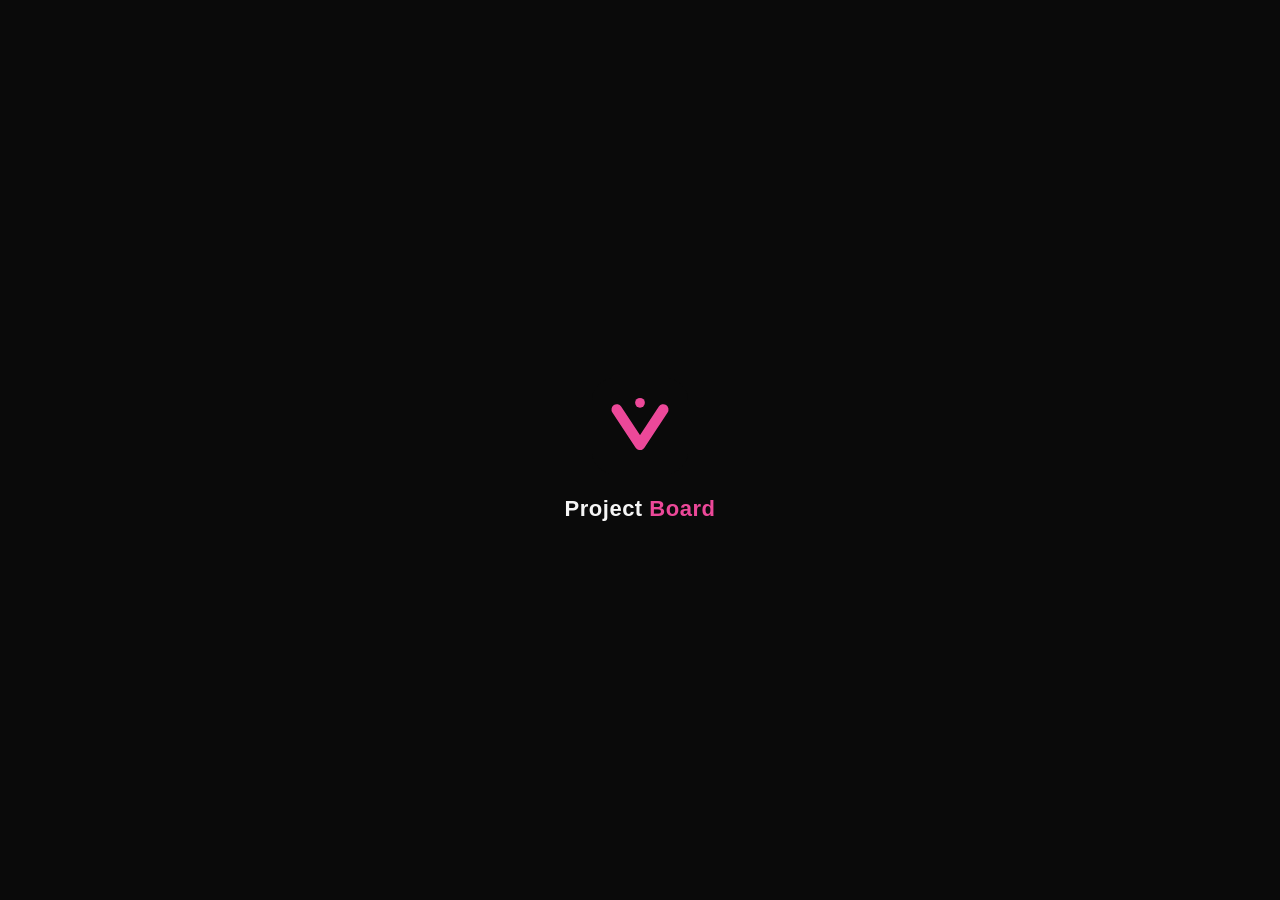
<file: index.html>
<!DOCTYPE html>
<html lang="en">
<head>
  <meta charset="UTF-8" />
  <!-- No pinch/double-tap zoom: it's an app, not a document. iOS ignores
       user-scalable=no, so app.js also blocks its gesture events. -->
  <meta name="viewport" content="width=device-width, initial-scale=1.0, maximum-scale=1.0, user-scalable=no, viewport-fit=cover" />
  <meta name="theme-color" content="#0a0a0a" />
  <meta name="apple-mobile-web-app-capable" content="yes" />
  <meta name="mobile-web-app-capable" content="yes" />
  <meta name="apple-mobile-web-app-status-bar-style" content="black-translucent" />
  <meta name="apple-mobile-web-app-title" content="Project Board" />
  <title>Project Board — The Hangout</title>
  <meta name="description" content="The Hangout's symmetry board: browse problems, light them up on the wall, tick your sends." />
  <!-- Link previews (WhatsApp, iMessage, socials). OG needs absolute URLs, so these
       always point at production — on the dev preview they show the live icon. -->
  <meta property="og:type" content="website" />
  <meta property="og:site_name" content="Project Board" />
  <meta property="og:title" content="Project Board — The Hangout" />
  <meta property="og:description" content="The Hangout's symmetry board: browse problems, light them up on the wall, tick your sends." />
  <meta property="og:url" content="https://symmetryboard.co.uk/" />
  <meta property="og:image" content="https://symmetryboard.co.uk/icon-maskable-512.png" />
  <meta property="og:image:width" content="512" />
  <meta property="og:image:height" content="512" />
  <meta property="og:image:alt" content="Project Board app icon" />
  <meta name="twitter:card" content="summary" />
  <link rel="manifest" href="manifest.json" />
  <link rel="icon" href="icon.svg" type="image/svg+xml" />
  <!-- iOS ignores SVG touch icons (it uses a page screenshot instead), so this must be a PNG. -->
  <link rel="apple-touch-icon" href="apple-touch-icon.png" />
  <link rel="stylesheet" href="styles.css" />
</head>
<body>

<!-- ══ SPLASH / BOOT OVERLAY ══════════════════════════════════════════ -->
<div id="splash">
  <img src="icon.svg" alt="" />
  <div class="splash-name">Project<span> Board</span></div>
</div>

<!-- ══ WELCOME / INSTALL OVERLAY ══════════════════════════════════════
     The QR landing screen. Mobile browsers only (never standalone or desktop),
     on a first visit or when arriving via ?src=qr / ?src=moved. An overlay, not a
     routed view: the app boots underneath and the splash fades to reveal this.
     app.js picks exactly one .welcome-panel to show. -->
<div id="welcome" role="dialog" aria-modal="true" aria-labelledby="welcome-title">
  <div class="welcome-inner">
    <img class="welcome-icon" src="icon.svg" alt="" />
    <h1 class="welcome-title" id="welcome-title">Project<span> Board</span></h1>
    <p class="welcome-pitch" id="welcome-pitch">The Hangout's symmetry board: browse problems, light them up, tick your sends.</p>
    <p class="welcome-pitch" id="welcome-moved" hidden>Install it from this page, then delete the old icon from your home screen. Your account, ticks and favourites are safe — just sign in again.</p>

    <!-- Android: the browser's own install prompt, with a manual fallback -->
    <div class="welcome-panel" data-panel="android" hidden>
      <button class="btn-block btn-primary welcome-install" id="welcome-install" type="button" hidden>Install app</button>
      <p class="welcome-note" id="welcome-wait">Getting the app ready…</p>
      <ol class="welcome-steps" id="welcome-android-steps" hidden>
        <li><span>Tap <b>⋮</b> in your browser's toolbar</span></li>
        <li><span>Choose <b>Install app</b> or <b>Add to Home screen</b></span></li>
      </ol>
    </div>

    <!-- iOS: there's no install prompt, so walk through the share sheet -->
    <div class="welcome-panel" data-panel="ios" hidden>
      <ol class="welcome-steps">
        <li><span>Tap <b>Share</b>
          <svg class="welcome-glyph" viewBox="0 0 24 24" fill="none" stroke="currentColor" stroke-width="2" stroke-linecap="round" stroke-linejoin="round" aria-hidden="true"><path d="M8 9H6a2 2 0 0 0-2 2v9a2 2 0 0 0 2 2h12a2 2 0 0 0 2-2v-9a2 2 0 0 0-2-2h-2"></path><polyline points="8 5 12 1 16 5"></polyline><line x1="12" y1="1" x2="12" y2="14"></line></svg>
          — or <b>⋯</b>, then Share</span></li>
        <li><span>Tap <b>Add to Home Screen</b>
          <svg class="welcome-glyph" viewBox="0 0 24 24" fill="none" stroke="currentColor" stroke-width="2" stroke-linecap="round" stroke-linejoin="round" aria-hidden="true"><rect x="3" y="3" width="18" height="18" rx="4"></rect><line x1="12" y1="8" x2="12" y2="16"></line><line x1="8" y1="12" x2="16" y2="12"></line></svg>
          (scroll down if you can't see it)</span></li>
        <li><span>Tap <b>Add</b></span></li>
      </ol>
    </div>

    <!-- In-app browsers (Instagram, Facebook, Snapchat…) can't install anything -->
    <div class="welcome-panel" data-panel="in-app" hidden>
      <p class="welcome-note">This in-app browser can't install apps. Tap <b>⋯</b> and choose <b>Open in <span id="welcome-browser">browser</span></b>, or copy the link and paste it there.</p>
      <div class="welcome-link">
        <span class="welcome-url" id="welcome-url"></span>
        <button class="install-btn add" id="welcome-copy" type="button">Copy link</button>
      </div>
    </div>

    <!-- Shown after the appinstalled event -->
    <div class="welcome-panel" data-panel="installed" hidden>
      <p class="welcome-done">Installed ✓</p>
      <p class="welcome-note">Open Project Board from your home screen.</p>
    </div>

    <button class="welcome-continue" id="welcome-continue" type="button">Continue in browser</button>
    <a class="welcome-privacy" href="privacy.html">Privacy</a>
  </div>
</div>

<!-- ══ LIST VIEW ══════════════════════════════════════════════════════ -->
<section id="view-list" class="view active">
  <header class="topbar">
    <div class="search-row">
      <div class="search-wrap">
        <input id="search" type="search" placeholder="Search name, setter, grade…" autocomplete="off" />
        <button class="search-clear" id="search-clear" type="button" aria-label="Clear search" hidden>&times;</button>
      </div>
      <span class="count-badge" id="count"></span>
      <button class="icon-btn add-btn" id="create-btn" aria-label="Create problem">
        <svg viewBox="0 0 24 24" fill="none" stroke="currentColor" stroke-width="2" stroke-linecap="round" stroke-linejoin="round"><line x1="12" y1="5" x2="12" y2="19"></line><line x1="5" y1="12" x2="19" y2="12"></line></svg>
      </button>
    </div>
    <div class="grade-tabs" id="grade-tabs"></div>
    <div class="filter-pills" id="filter-pills">
      <button class="filter-pill" id="pill-faves" type="button" aria-pressed="false">Favourites</button>
      <button class="filter-pill" id="pill-bench" type="button" aria-pressed="false">Benchmarks</button>
      <button class="filter-pill" id="pill-done" type="button" aria-pressed="false">Exclude Done</button>
    </div>
  </header>
  <main>
    <div id="list-container">
      <div class="spinner"></div>
      <p class="state-msg" style="padding-top:8px">Loading problems…</p>
    </div>
  </main>
</section>

<!-- ══ DETAIL VIEW ════════════════════════════════════════════════════ -->
<section id="view-detail" class="view">
  <header class="topbar detail-bar">
    <button class="icon-btn" id="back-btn" aria-label="Back">
      <svg viewBox="0 0 24 24" fill="none" stroke="currentColor" stroke-width="2" stroke-linecap="round" stroke-linejoin="round"><polyline points="15 18 9 12 15 6"></polyline></svg>
    </button>
    <div class="detail-actions">
      <button class="icon-btn" id="detail-tick" aria-label="Tick — mark as completed">
        <svg viewBox="0 0 24 24" fill="none" stroke="currentColor" stroke-width="2.4" stroke-linecap="round" stroke-linejoin="round"><polyline points="20 6 9 17 4 12"></polyline></svg>
      </button>
      <button class="icon-btn" id="detail-fave" aria-label="Add to favourites" aria-pressed="false">
        <svg viewBox="0 0 24 24" fill="none" stroke="currentColor" stroke-width="2" stroke-linecap="round" stroke-linejoin="round"><path d="M20.84 4.61a5.5 5.5 0 0 0-7.78 0L12 5.67l-1.06-1.06a5.5 5.5 0 0 0-7.78 7.78l1.06 1.06L12 21.23l7.78-7.78 1.06-1.06a5.5 5.5 0 0 0 0-7.78z"></path></svg>
      </button>
      <button class="icon-btn" id="detail-mirror" aria-label="Mirror the problem" aria-pressed="false">
        <svg viewBox="0 0 24 24" fill="none" stroke="currentColor" stroke-width="2" stroke-linecap="round" stroke-linejoin="round"><line x1="12" y1="3" x2="12" y2="21"></line><polyline points="8 8 4 12 8 16"></polyline><polyline points="16 8 20 12 16 16"></polyline></svg>
      </button>
      <button class="icon-btn cast-icon-btn" id="detail-cast" aria-label="Cast to board">
        <svg viewBox="0 0 24 24" fill="currentColor"><path d="M1 18v3h3c0-1.66-1.34-3-3-3zm0-4v2c2.76 0 5 2.24 5 5h2c0-3.87-3.13-7-7-7zm0-4v2c4.97 0 9 4.03 9 9h2c0-6.08-4.93-11-11-11zM21 3H3c-1.1 0-2 .9-2 2v3h2V5h18v14h-7v2h7c1.1 0 2-.9 2-2V5c0-1.1-.9-2-2-2z"/></svg>
      </button>
      <div class="menu-wrap">
        <button class="icon-btn" id="detail-menu-btn" aria-label="More options" aria-haspopup="true" aria-expanded="false">
          <svg viewBox="0 0 24 24" fill="currentColor"><circle cx="12" cy="5" r="2"></circle><circle cx="12" cy="12" r="2"></circle><circle cx="12" cy="19" r="2"></circle></svg>
        </button>
        <div class="overflow-menu" id="detail-menu" role="menu" hidden>
          <button class="menu-item admin-only" id="menu-edit" role="menuitem" hidden>
            <svg viewBox="0 0 24 24" fill="none" stroke="currentColor" stroke-width="2" stroke-linecap="round" stroke-linejoin="round"><path d="M12 20h9"></path><path d="M16.5 3.5a2.121 2.121 0 0 1 3 3L7 19l-4 1 1-4 12.5-12.5z"></path></svg>
            Edit
          </button>
          <button class="menu-item danger" id="menu-delete" role="menuitem" hidden>
            <svg viewBox="0 0 24 24" fill="none" stroke="currentColor" stroke-width="2" stroke-linecap="round" stroke-linejoin="round"><polyline points="3 6 5 6 21 6"></polyline><path d="M19 6v14a2 2 0 0 1-2 2H7a2 2 0 0 1-2-2V6m3 0V4a2 2 0 0 1 2-2h4a2 2 0 0 1 2 2v2"></path><line x1="10" y1="11" x2="10" y2="17"></line><line x1="14" y1="11" x2="14" y2="17"></line></svg>
            Delete
          </button>
          <button class="menu-item" id="menu-info" role="menuitem">
            <svg viewBox="0 0 24 24" fill="none" stroke="currentColor" stroke-width="2" stroke-linecap="round" stroke-linejoin="round"><circle cx="12" cy="12" r="10"></circle><line x1="12" y1="16" x2="12" y2="12"></line><line x1="12" y1="8" x2="12.01" y2="8"></line></svg>
            Information
          </button>
        </div>
      </div>
    </div>
  </header>
  <main>
    <div id="detail-content"></div>
  </main>
</section>

<!-- ══ CREATE VIEW ════════════════════════════════════════════════════ -->
<section id="view-create" class="view">
  <header class="topbar detail-bar">
    <button class="icon-btn" id="create-back" aria-label="Back">
      <svg viewBox="0 0 24 24" fill="none" stroke="currentColor" stroke-width="2" stroke-linecap="round" stroke-linejoin="round"><polyline points="15 18 9 12 15 6"></polyline></svg>
    </button>
    <div class="detail-bar-title" id="create-title">Create problem</div>
    <div class="detail-actions">
      <button class="icon-btn" id="create-reset" aria-label="Clear all holds">
        <svg viewBox="0 0 24 24" fill="none" stroke="currentColor" stroke-width="2" stroke-linecap="round" stroke-linejoin="round"><polyline points="3 6 5 6 21 6"></polyline><path d="M19 6v14a2 2 0 0 1-2 2H7a2 2 0 0 1-2-2V6m3 0V4a2 2 0 0 1 2-2h4a2 2 0 0 1 2 2v2"></path></svg>
      </button>
      <button class="icon-btn save-icon-btn" id="create-save" aria-label="Save problem">
        <svg viewBox="0 0 24 24" fill="none" stroke="currentColor" stroke-width="2" stroke-linecap="round" stroke-linejoin="round"><path d="M19 21H5a2 2 0 0 1-2-2V5a2 2 0 0 1 2-2h11l5 5v11a2 2 0 0 1-2 2z"></path><polyline points="17 21 17 13 7 13 7 21"></polyline><polyline points="7 3 7 8 15 8"></polyline></svg>
      </button>
    </div>
  </header>
  <main>
    <div class="board-wrap" id="create-board">
      <img class="board-graphic" src="ProjectBoard.png" alt="The Hangout symmetry board" />
      <div class="hold-layer" id="create-hold-layer"></div>
      <button class="board-expand-btn" type="button" aria-label="Fullscreen board">
        <svg viewBox="0 0 24 24" fill="none" stroke="currentColor" stroke-width="2" stroke-linecap="round" stroke-linejoin="round"><polyline points="15 3 21 3 21 9"></polyline><polyline points="9 21 3 21 3 15"></polyline><line x1="21" y1="3" x2="14" y2="10"></line><line x1="3" y1="21" x2="10" y2="14"></line></svg>
      </button>
    </div>

    <div class="create-panel">
      <p class="create-tip">Tap holds to build your problem. The first two are the <b class="c-start">start</b>, the rest are <b class="c-int">holds</b>. In the top quarter of the board there are no starts — tap a hold there again to make it the <b class="c-finish">finish</b> (one finish only; the rest can be holds for a top traverse). Tap a hold again to change it.</p>
      <div class="create-counts" id="create-counts"></div>

      <input class="fld" id="create-name" type="text" placeholder="Problem name" maxlength="60" autocomplete="off" />

      <div class="create-grade-label">Grade</div>
      <div class="grade-tabs create-grades" id="create-grades"></div>

      <div class="auth-error" id="create-error"></div>
    </div>
  </main>
</section>

<!-- ══ CALIBRATE VIEW (admins — re-map holds onto a new board image) ═══ -->
<section id="view-calibrate" class="view">
  <header class="topbar detail-bar">
    <button class="icon-btn" id="cal-back" aria-label="Back">
      <svg viewBox="0 0 24 24" fill="none" stroke="currentColor" stroke-width="2" stroke-linecap="round" stroke-linejoin="round"><polyline points="15 18 9 12 15 6"></polyline></svg>
    </button>
    <div class="detail-bar-title">Recalibrate board</div>
    <button class="icon-btn" id="cal-reset" aria-label="Reset to saved positions">
      <svg viewBox="0 0 24 24" fill="none" stroke="currentColor" stroke-width="2" stroke-linecap="round" stroke-linejoin="round"><polyline points="1 4 1 10 7 10"></polyline><path d="M3.51 15a9 9 0 1 0 2.13-9.36L1 10"></path></svg>
    </button>
  </header>
  <main>
    <div class="cal-toolbar">
      <button class="cal-chip" id="cal-load">Change image…</button>
      <div class="cal-mode" id="cal-mode">
        <button class="cal-seg active" data-mode="anchor" type="button">Anchor</button>
        <button class="cal-seg" data-mode="nudge" type="button">Nudge</button>
        <button class="cal-seg" data-mode="add" type="button">Add</button>
        <button class="cal-seg" data-mode="mirror" type="button">Mirror</button>
      </div>
      <input type="file" id="cal-file" accept="image/*" hidden />
    </div>

    <p class="cal-status" id="cal-status"></p>

    <div class="board-wrap cal-board" id="cal-board">
      <img class="board-graphic" id="cal-img" src="ProjectBoard.png" alt="The Hangout symmetry board" />
      <div class="cal-layer" id="cal-layer"></div>
      <button class="board-expand-btn" type="button" aria-label="Fullscreen board">
        <svg viewBox="0 0 24 24" fill="none" stroke="currentColor" stroke-width="2" stroke-linecap="round" stroke-linejoin="round"><polyline points="15 3 21 3 21 9"></polyline><polyline points="9 21 3 21 3 15"></polyline><line x1="21" y1="3" x2="14" y2="10"></line><line x1="3" y1="21" x2="10" y2="14"></line></svg>
      </button>
    </div>

    <div class="cal-panel">
      <div class="cal-anchors-row">
        <span id="cal-anchor-count">0 anchors</span>
        <button class="cal-chip ghost" id="cal-clear-anchors" type="button">Clear anchors</button>
      </div>
      <button class="btn-block" id="cal-fit" disabled>Fit all holds to anchors</button>
      <button class="btn-block btn-primary" id="cal-save">Save board</button>
      <p class="cal-help"><b>Anchor</b>: tap a dot, then tap where that hold really is on the image; pin 3–4 spread-out holds (corners are ideal), then <b>Fit</b> snaps them all. <b>Nudge</b>: drag any stragglers. <b>Add</b>: place a hold that's missing from the map. <b>Mirror</b>: fix a wrong mirror pairing — tap a hold to see its partner, then tap the correct partner (or tap the same hold again for "no mirror"); amber dots have no mirror. <b>Change image…</b> uploads a new board photo. <b>Save board</b> publishes the image + positions + mirror pairs to everyone. Fit re-snaps from the saved map, so do nudges/adds last.</p>
    </div>
  </main>
</section>

<!-- ══ AUTH VIEW ══════════════════════════════════════════════════════ -->
<section id="view-auth" class="view">
  <main class="centered">
    <div class="shell-card">
      <div class="shell-icon">
        <svg viewBox="0 0 24 24" fill="none" stroke="currentColor" stroke-width="2" stroke-linecap="round" stroke-linejoin="round"><rect x="3" y="11" width="18" height="11" rx="2" ry="2"></rect><path d="M7 11V7a5 5 0 0 1 10 0v4"></path></svg>
      </div>
      <div class="shell-title" id="auth-title">Sign in</div>
      <div class="shell-sub">Accounts let you set problems and track your sends. Browsing and casting work without one.</div>
      <button class="btn-block btn-google" id="auth-google">
        <svg viewBox="0 0 48 48"><path fill="#EA4335" d="M24 9.5c3.54 0 6.71 1.22 9.21 3.6l6.85-6.85C35.9 2.38 30.47 0 24 0 14.62 0 6.51 5.38 2.56 13.22l7.98 6.19C12.43 13.72 17.74 9.5 24 9.5z"/><path fill="#4285F4" d="M46.98 24.55c0-1.57-.15-3.09-.38-4.55H24v9.02h12.94c-.58 2.96-2.26 5.48-4.78 7.18l7.73 6c4.51-4.18 7.09-10.36 7.09-17.65z"/><path fill="#FBBC05" d="M10.53 28.59c-.48-1.45-.76-2.99-.76-4.59s.27-3.14.76-4.59l-7.98-6.19C.92 16.46 0 20.12 0 24c0 3.88.92 7.54 2.56 10.78l7.97-6.19z"/><path fill="#34A853" d="M24 48c6.48 0 11.93-2.13 15.89-5.81l-7.73-6c-2.15 1.45-4.92 2.3-8.16 2.3-6.26 0-11.57-4.22-13.47-9.91l-7.98 6.19C6.51 42.62 14.62 48 24 48z"/></svg>
        Continue with Google
      </button>
      <div class="auth-divider"><span>or</span></div>
      <input class="fld" id="auth-email" type="email" placeholder="Email" autocomplete="email" />
      <input class="fld" id="auth-password" type="password" placeholder="Password" autocomplete="current-password" />
      <!-- Shown in sign-in mode only, and only once PASSWORD_RESET_ENABLED is on (account.js) -->
      <div class="auth-forgot" id="auth-forgot" hidden><a id="auth-forgot-link" role="button" tabindex="0">Forgot password?</a></div>
      <div class="auth-error" id="auth-error"></div>
      <button class="btn-block btn-primary" id="auth-submit">Sign in</button>
      <div class="auth-toggle"><span id="auth-toggle-text">New here?</span> <a id="auth-toggle-link">Create an account</a></div>
      <button class="btn-block btn-ghost" id="auth-back">Back to problems</button>
    </div>
  </main>
</section>

<!-- ══ PROFILE VIEW ═══════════════════════════════════════════════════ -->
<section id="view-profile" class="view">
  <header class="topbar">
    <div class="header-title">Profile</div>
  </header>
  <main>
    <div id="profile-content"></div>
    <!-- Static, outside #profile-content (which account.js re-renders), so it shows signed in or out -->
    <footer class="profile-footer"><a href="privacy.html">Privacy</a></footer>
  </main>
</section>

<!-- ══ CIRCUITS LIST VIEW ═════════════════════════════════════════════ -->
<section id="view-circuits" class="view">
  <header class="topbar">
    <div class="search-row">
      <div class="search-wrap">
        <input id="circuit-search" type="search" placeholder="Search circuits…" autocomplete="off" />
        <button class="search-clear" id="circuit-search-clear" type="button" aria-label="Clear search" hidden>&times;</button>
      </div>
      <span class="count-badge" id="circuit-count"></span>
      <button class="icon-btn add-btn" id="circuit-create-btn" aria-label="Create circuit">
        <svg viewBox="0 0 24 24" fill="none" stroke="currentColor" stroke-width="2" stroke-linecap="round" stroke-linejoin="round"><line x1="12" y1="5" x2="12" y2="19"></line><line x1="5" y1="12" x2="19" y2="12"></line></svg>
      </button>
    </div>
    <div class="grade-tabs" id="circuit-grade-tabs"></div>
    <div class="filter-pills" id="circuit-filter-pills">
      <button class="filter-pill" id="cpill-faves" type="button" aria-pressed="false">Favourites</button>
      <button class="filter-pill" id="cpill-loop" type="button" aria-pressed="false">Looping</button>
      <button class="filter-pill" id="cpill-done" type="button" aria-pressed="false">Exclude Done</button>
    </div>
  </header>
  <main>
    <div id="circuit-list-container">
      <div class="spinner"></div>
      <p class="state-msg" style="padding-top:8px">Loading circuits…</p>
    </div>
  </main>
</section>

<!-- ══ CIRCUIT DETAIL VIEW (with in-app Play preview) ═════════════════ -->
<section id="view-circuit-detail" class="view">
  <header class="topbar detail-bar">
    <button class="icon-btn" id="circuit-back" aria-label="Back">
      <svg viewBox="0 0 24 24" fill="none" stroke="currentColor" stroke-width="2" stroke-linecap="round" stroke-linejoin="round"><polyline points="15 18 9 12 15 6"></polyline></svg>
    </button>
    <div class="detail-bar-title" id="circuit-detail-title">Circuit</div>
    <div class="detail-actions">
      <button class="icon-btn" id="circuit-detail-fave" aria-label="Add to favourites" aria-pressed="false" hidden>
        <svg viewBox="0 0 24 24" fill="none" stroke="currentColor" stroke-width="2" stroke-linecap="round" stroke-linejoin="round"><path d="M20.84 4.61a5.5 5.5 0 0 0-7.78 0L12 5.67l-1.06-1.06a5.5 5.5 0 0 0-7.78 7.78l1.06 1.06L12 21.23l7.78-7.78 1.06-1.06a5.5 5.5 0 0 0 0-7.78z"></path></svg>
      </button>
      <div class="menu-wrap" id="circuit-menu-wrap" hidden>
        <button class="icon-btn" id="circuit-menu-btn" aria-label="More options" aria-haspopup="true" aria-expanded="false">
          <svg viewBox="0 0 24 24" fill="currentColor"><circle cx="12" cy="5" r="2"></circle><circle cx="12" cy="12" r="2"></circle><circle cx="12" cy="19" r="2"></circle></svg>
        </button>
        <div class="overflow-menu" id="circuit-menu" role="menu" hidden>
          <button class="menu-item danger" id="circuit-menu-delete" role="menuitem">
            <svg viewBox="0 0 24 24" fill="none" stroke="currentColor" stroke-width="2" stroke-linecap="round" stroke-linejoin="round"><polyline points="3 6 5 6 21 6"></polyline><path d="M19 6v14a2 2 0 0 1-2 2H7a2 2 0 0 1-2-2V6m3 0V4a2 2 0 0 1 2-2h4a2 2 0 0 1 2 2v2"></path><line x1="10" y1="11" x2="10" y2="17"></line><line x1="14" y1="11" x2="14" y2="17"></line></svg>
            Delete
          </button>
        </div>
      </div>
    </div>
  </header>
  <main>
    <div id="circuit-detail-content"></div>
  </main>
</section>

<!-- ══ CIRCUIT CREATE VIEW ════════════════════════════════════════════ -->
<section id="view-circuit-create" class="view">
  <header class="topbar detail-bar">
    <button class="icon-btn" id="cc-back" aria-label="Back">
      <svg viewBox="0 0 24 24" fill="none" stroke="currentColor" stroke-width="2" stroke-linecap="round" stroke-linejoin="round"><polyline points="15 18 9 12 15 6"></polyline></svg>
    </button>
    <div class="detail-bar-title">Create circuit</div>
    <div class="detail-actions">
      <button class="icon-btn" id="cc-undo" aria-label="Undo last hold">
        <svg viewBox="0 0 24 24" fill="none" stroke="currentColor" stroke-width="2" stroke-linecap="round" stroke-linejoin="round"><polyline points="9 14 4 9 9 4"></polyline><path d="M20 20v-7a4 4 0 0 0-4-4H4"></path></svg>
      </button>
      <button class="icon-btn" id="cc-reset" aria-label="Clear all holds">
        <svg viewBox="0 0 24 24" fill="none" stroke="currentColor" stroke-width="2" stroke-linecap="round" stroke-linejoin="round"><polyline points="3 6 5 6 21 6"></polyline><path d="M19 6v14a2 2 0 0 1-2 2H7a2 2 0 0 1-2-2V6m3 0V4a2 2 0 0 1 2-2h4a2 2 0 0 1 2 2v2"></path></svg>
      </button>
      <button class="icon-btn save-icon-btn" id="cc-save" aria-label="Save circuit">
        <svg viewBox="0 0 24 24" fill="none" stroke="currentColor" stroke-width="2" stroke-linecap="round" stroke-linejoin="round"><path d="M19 21H5a2 2 0 0 1-2-2V5a2 2 0 0 1 2-2h11l5 5v11a2 2 0 0 1-2 2z"></path><polyline points="17 21 17 13 7 13 7 21"></polyline><polyline points="7 3 7 8 15 8"></polyline></svg>
      </button>
    </div>
  </header>
  <main>
    <div class="board-wrap" id="cc-board">
      <img class="board-graphic" src="ProjectBoard.png" alt="The Hangout symmetry board" />
      <div class="hold-layer" id="cc-hold-layer"></div>
      <button class="board-expand-btn" type="button" aria-label="Fullscreen board">
        <svg viewBox="0 0 24 24" fill="none" stroke="currentColor" stroke-width="2" stroke-linecap="round" stroke-linejoin="round"><polyline points="15 3 21 3 21 9"></polyline><polyline points="9 21 3 21 3 15"></polyline><line x1="21" y1="3" x2="14" y2="10"></line><line x1="3" y1="21" x2="10" y2="14"></line></svg>
      </button>
    </div>

    <div class="create-panel">
      <p class="create-tip">Tap holds <b>in climbing order</b> — the same hold can be tapped again for a repeated move. The first holds are the <b class="c-start">start</b>, the last is the <b class="c-finish">finish</b>, the rest are <b class="c-int">moves</b>. Use ↩ to undo.</p>
      <div class="cc-seq-summary" id="cc-seq-summary"></div>

      <div class="cc-option-row">
        <span class="cc-option-label">Start holds</span>
        <div class="cc-seg" id="cc-start-count">
          <button class="cc-seg-btn" data-count="1" type="button">1</button>
          <button class="cc-seg-btn active" data-count="2" type="button">2</button>
        </div>
      </div>
      <div class="cc-option-row">
        <span class="cc-option-label">Loop <small>(top returns near the start)</small></span>
        <button class="cc-toggle" id="cc-loop" type="button" aria-pressed="false"><span class="cc-toggle-knob"></span></button>
      </div>

      <input class="fld" id="cc-name" type="text" placeholder="Circuit name" maxlength="60" autocomplete="off" />

      <div class="create-grade-label">Grade</div>
      <div class="grade-tabs create-grades" id="cc-grades"></div>

      <div class="auth-error" id="cc-error"></div>
    </div>
  </main>
</section>

<!-- ══ CIRCUIT DELETE CONFIRM MODAL (owner / admin) ═══════════════════ -->
<div class="modal-overlay" id="circuit-delete-modal">
  <div class="modal" role="dialog" aria-modal="true" aria-label="Delete circuit">
    <div class="modal-header">
      <div class="modal-title">Delete circuit?</div>
    </div>
    <div class="name-body">
      <p class="shell-sub" style="margin:0 0 16px">Permanently delete <b id="circuit-delete-name"></b>? This can’t be undone and removes it for everyone.</p>
      <div class="auth-error" id="circuit-delete-error"></div>
      <div class="modal-actions">
        <button class="btn-block btn-ghost" id="circuit-delete-cancel">Cancel</button>
        <button class="btn-block btn-danger" id="circuit-delete-confirm">Delete</button>
      </div>
    </div>
  </div>
</div>

<!-- ══ ADMIN VIEW (admins — hub for board + user management) ═══════════ -->
<section id="view-admin" class="view">
  <header class="topbar detail-bar">
    <button class="icon-btn" id="admin-back" aria-label="Back">
      <svg viewBox="0 0 24 24" fill="none" stroke="currentColor" stroke-width="2" stroke-linecap="round" stroke-linejoin="round"><polyline points="15 18 9 12 15 6"></polyline></svg>
    </button>
    <div class="detail-bar-title" id="admin-title">Admin</div>
    <button class="icon-btn" id="admin-refresh" aria-label="Reload users">
      <svg viewBox="0 0 24 24" fill="none" stroke="currentColor" stroke-width="2" stroke-linecap="round" stroke-linejoin="round"><polyline points="23 4 23 10 17 10"></polyline><polyline points="1 20 1 14 7 14"></polyline><path d="M3.51 9a9 9 0 0 1 14.85-3.36L23 10M1 14l4.64 4.36A9 9 0 0 0 20.49 15"></path></svg>
    </button>
  </header>
  <main>
    <div id="admin-content"></div>
  </main>
</section>

<!-- ══ LEADERBOARD VIEW ═══════════════════════════════════════════════ -->
<section id="view-leaderboard" class="view">
  <header class="topbar detail-bar">
    <div class="detail-bar-title">Leaderboard</div>
    <button class="icon-btn" id="leaderboard-refresh" aria-label="Reload leaderboard">
      <svg viewBox="0 0 24 24" fill="none" stroke="currentColor" stroke-width="2" stroke-linecap="round" stroke-linejoin="round"><polyline points="23 4 23 10 17 10"></polyline><polyline points="1 20 1 14 7 14"></polyline><path d="M3.51 9a9 9 0 0 1 14.85-3.36L23 10M1 14l4.64 4.36A9 9 0 0 0 20.49 15"></path></svg>
    </button>
  </header>
  <main>
    <div id="leaderboard-content"><div class="spinner"></div></div>
  </main>
</section>

<!-- ══ BOTTOM NAV ═════════════════════════════════════════════════════ -->
<nav id="bottom-nav">
  <a href="#list" class="nav-item" data-nav="list">
    <svg viewBox="0 0 24 24" fill="none" stroke="currentColor" stroke-width="2" stroke-linecap="round" stroke-linejoin="round"><line x1="8" y1="6" x2="21" y2="6"></line><line x1="8" y1="12" x2="21" y2="12"></line><line x1="8" y1="18" x2="21" y2="18"></line><line x1="3" y1="6" x2="3.01" y2="6"></line><line x1="3" y1="12" x2="3.01" y2="12"></line><line x1="3" y1="18" x2="3.01" y2="18"></line></svg>
    <span>Problems</span>
  </a>
  <a href="#circuits" class="nav-item" data-nav="circuits">
    <svg viewBox="0 0 24 24" fill="none" stroke="currentColor" stroke-width="2" stroke-linecap="round" stroke-linejoin="round"><polyline points="17 1 21 5 17 9"></polyline><path d="M3 11V9a4 4 0 0 1 4-4h14"></path><polyline points="7 23 3 19 7 15"></polyline><path d="M21 13v2a4 4 0 0 1-4 4H3"></path></svg>
    <span>Circuits</span>
  </a>
  <a href="#leaderboard" class="nav-item" data-nav="leaderboard">
    <svg viewBox="0 0 24 24" fill="none" stroke="currentColor" stroke-width="2" stroke-linecap="round" stroke-linejoin="round"><path d="M8 21h8"></path><path d="M12 17v4"></path><path d="M7 4h10v5a5 5 0 0 1-10 0V4z"></path><path d="M17 5h3v2a3 3 0 0 1-3 3"></path><path d="M7 5H4v2a3 3 0 0 0 3 3"></path></svg>
    <span>Ranks</span>
  </a>
  <a href="#profile" class="nav-item" data-nav="profile">
    <svg viewBox="0 0 24 24" fill="none" stroke="currentColor" stroke-width="2" stroke-linecap="round" stroke-linejoin="round"><path d="M20 21v-2a4 4 0 0 0-4-4H8a4 4 0 0 0-4 4v2"></path><circle cx="12" cy="7" r="4"></circle></svg>
    <span>Profile</span>
  </a>
</nav>

<!-- ══ INFO MODAL ═════════════════════════════════════════════════════ -->
<div class="modal-overlay" id="info-modal">
  <div class="modal" role="dialog" aria-modal="true" aria-label="Problem info">
    <div class="modal-header">
      <div class="modal-title">Problem info</div>
      <button class="modal-close" id="info-close" aria-label="Close">✕</button>
    </div>
    <div id="info-body"></div>
  </div>
</div>

<!-- ══ DELETE CONFIRM MODAL (admins) ══════════════════════════════════ -->
<div class="modal-overlay" id="delete-modal">
  <div class="modal" role="dialog" aria-modal="true" aria-label="Delete problem">
    <div class="modal-header">
      <div class="modal-title">Delete problem?</div>
    </div>
    <div class="name-body">
      <p class="shell-sub" style="margin:0 0 16px">Permanently delete <b id="delete-name"></b>? This can’t be undone and removes it for everyone.</p>
      <div class="auth-error" id="delete-error"></div>
      <div class="modal-actions">
        <button class="btn-block btn-ghost" id="delete-cancel">Cancel</button>
        <button class="btn-block btn-danger" id="delete-confirm">Delete</button>
      </div>
    </div>
  </div>
</div>

<!-- ══ EDIT GRADE MODAL (admins) ══════════════════════════════════════ -->
<div class="modal-overlay" id="grade-modal">
  <div class="modal" role="dialog" aria-modal="true" aria-label="Edit grade">
    <div class="modal-header">
      <div class="modal-title">Edit grade</div>
      <button class="modal-close" id="grade-close" aria-label="Close">✕</button>
    </div>
    <div class="name-body">
      <p class="shell-sub" style="margin:0 0 12px">Set the grade for <b id="grade-problem-name"></b>.</p>
      <div class="grade-tabs grade-edit-options" id="grade-edit-options"></div>
      <div class="auth-error" id="grade-error"></div>
      <div class="modal-actions">
        <button class="btn-block btn-ghost" id="grade-cancel">Cancel</button>
        <button class="btn-block btn-primary" id="grade-save">Save</button>
      </div>
    </div>
  </div>
</div>

<!-- ══ EDIT CHOICE MODAL (admins — pick grade or holds) ═══════════════ -->
<div class="modal-overlay" id="edit-choice-modal">
  <div class="modal" role="dialog" aria-modal="true" aria-label="Edit problem">
    <div class="modal-header">
      <div class="modal-title">Edit problem</div>
      <button class="modal-close" id="edit-choice-close" aria-label="Close">✕</button>
    </div>
    <div class="name-body">
      <p class="shell-sub" style="margin:0 0 16px">What would you like to change on <b id="edit-choice-name"></b>?</p>
      <div class="edit-choice-actions">
        <button class="btn-block btn-primary" id="edit-choice-holds">Edit holds</button>
        <button class="btn-block btn-ghost" id="edit-choice-grade">Edit grade</button>
      </div>
    </div>
  </div>
</div>

<!-- ══ DISPLAY NAME MODAL (first sign-in + edit) ══════════════════════ -->
<div class="modal-overlay" id="name-modal">
  <div class="modal" role="dialog" aria-modal="true" aria-label="Choose a display name">
    <div class="modal-header">
      <div class="modal-title" id="name-modal-title">Choose a display name</div>
    </div>
    <div class="name-body">
      <p class="shell-sub" style="margin:0 0 12px">This is the name shown on problems you set and on the leaderboard. It must be unique — you can change it later.</p>
      <input class="fld" id="name-input" type="text" placeholder="Display name" maxlength="32" autocomplete="off" />
      <div class="auth-error" id="name-error"></div>
      <div class="modal-actions">
        <button class="btn-block btn-ghost" id="name-cancel" hidden>Cancel</button>
        <button class="btn-block btn-primary" id="name-save">Save</button>
      </div>
    </div>
  </div>
</div>

<!-- ══ NEW PASSWORD MODAL (after following a password-reset email link) ═ -->
<div class="modal-overlay" id="password-modal">
  <div class="modal" role="dialog" aria-modal="true" aria-label="Set a new password">
    <div class="modal-header">
      <div class="modal-title">Set a new password</div>
    </div>
    <div class="name-body">
      <p class="shell-sub" style="margin:0 0 12px">You followed a password-reset link, so you're signed in. Choose a new password for next time.</p>
      <input class="fld" id="password-input" type="password" placeholder="New password" autocomplete="new-password" />
      <div class="auth-error" id="password-error"></div>
      <div class="modal-actions">
        <button class="btn-block btn-ghost" id="password-cancel">Later</button>
        <button class="btn-block btn-primary" id="password-save">Save</button>
      </div>
    </div>
  </div>
</div>

<!-- ══ BOARD SAVED MODAL (admins) ═════════════════════════════════════ -->
<div class="modal-overlay" id="cal-saved-modal">
  <div class="modal" role="dialog" aria-modal="true" aria-label="Board saved">
    <div class="modal-header">
      <div class="modal-title">Board saved ✓</div>
    </div>
    <div class="name-body">
      <p class="shell-sub" style="margin:0 0 16px">The new board image and hold positions are live for everyone. Reopen the app (or pull down to refresh) to see the change — already-open phones pick it up on their next load.</p>
      <p class="shell-sub" style="margin:0 0 16px">Problem overlays have gone back to plain dots: the traced hold outlines belong to the previous board. Re-run <code>register_shapes.py</code> and commit the new <code>hold_shapes.json</code> to bring the shaped outlines back.</p>
      <div class="modal-actions">
        <button class="btn-block btn-primary" id="cal-saved-ok">Done</button>
      </div>
    </div>
  </div>
</div>

<!-- ══ DELETE USER CONFIRM MODAL (admins) ═════════════════════════════ -->
<div class="modal-overlay" id="user-delete-modal">
  <div class="modal" role="dialog" aria-modal="true" aria-label="Delete user">
    <div class="modal-header">
      <div class="modal-title">Delete user?</div>
    </div>
    <div class="name-body">
      <p class="shell-sub" style="margin:0 0 16px">Permanently delete <b id="user-delete-name"></b>? This removes their account and sign-in. Problems they set are kept — the setter is just cleared. This can’t be undone.</p>
      <div class="auth-error" id="user-delete-error"></div>
      <div class="modal-actions">
        <button class="btn-block btn-ghost" id="user-delete-cancel">Cancel</button>
        <button class="btn-block btn-danger" id="user-delete-confirm">Delete</button>
      </div>
    </div>
  </div>
</div>

<!-- ══ ADMIN-CHANGE CONFIRM MODAL (admins) ════════════════════════════ -->
<div class="modal-overlay" id="user-admin-modal">
  <div class="modal" role="dialog" aria-modal="true" aria-label="Change admin status">
    <div class="modal-header">
      <div class="modal-title" id="user-admin-modal-title">Make admin?</div>
    </div>
    <div class="name-body">
      <p class="shell-sub" id="user-admin-modal-text" style="margin:0 0 16px"></p>
      <div class="auth-error" id="user-admin-error"></div>
      <div class="modal-actions">
        <button class="btn-block btn-ghost" id="user-admin-cancel">Cancel</button>
        <button class="btn-block btn-primary" id="user-admin-confirm">Confirm</button>
      </div>
    </div>
  </div>
</div>

<!-- ══ INSTALL BANNER (Add to Home Screen) ════════════════════════════ -->
<div id="install-banner">
  <div class="install-msg" id="install-msg"><b>Add to home screen</b> to use Project Board like an app.</div>
  <div class="install-actions">
    <button class="install-btn add" id="install-add">Add</button>
    <button class="install-btn dismiss" id="install-dismiss">Not now</button>
  </div>
</div>

<!-- Fullscreen board close button (shown only while a board is fullscreen) -->
<button id="board-fs-close" type="button" aria-label="Exit fullscreen">✕</button>

<div id="toast"></div>

<!-- app.js was split into ordered classic scripts sharing one global scope.
     ORDER MATTERS: state first (defines the shared client + state), app.js last
     (event wiring + boot). No type="module" — these intentionally share scope.
     supabase-js is a vendored, pinned copy (served same-origin and precached, so
     the app no longer depends on a CDN or picks up untested releases). -->
<script src="supabase-js-2.116.0.js"></script>
<script src="state.js"></script>
<script src="core.js"></script>
<script src="problems.js"></script>
<script src="admin.js"></script>
<script src="account.js"></script>
<script src="authoring.js"></script>
<script src="circuits.js"></script>
<script src="leaderboard.js"></script>
<script src="app.js"></script>
</body>
</html>
</file>
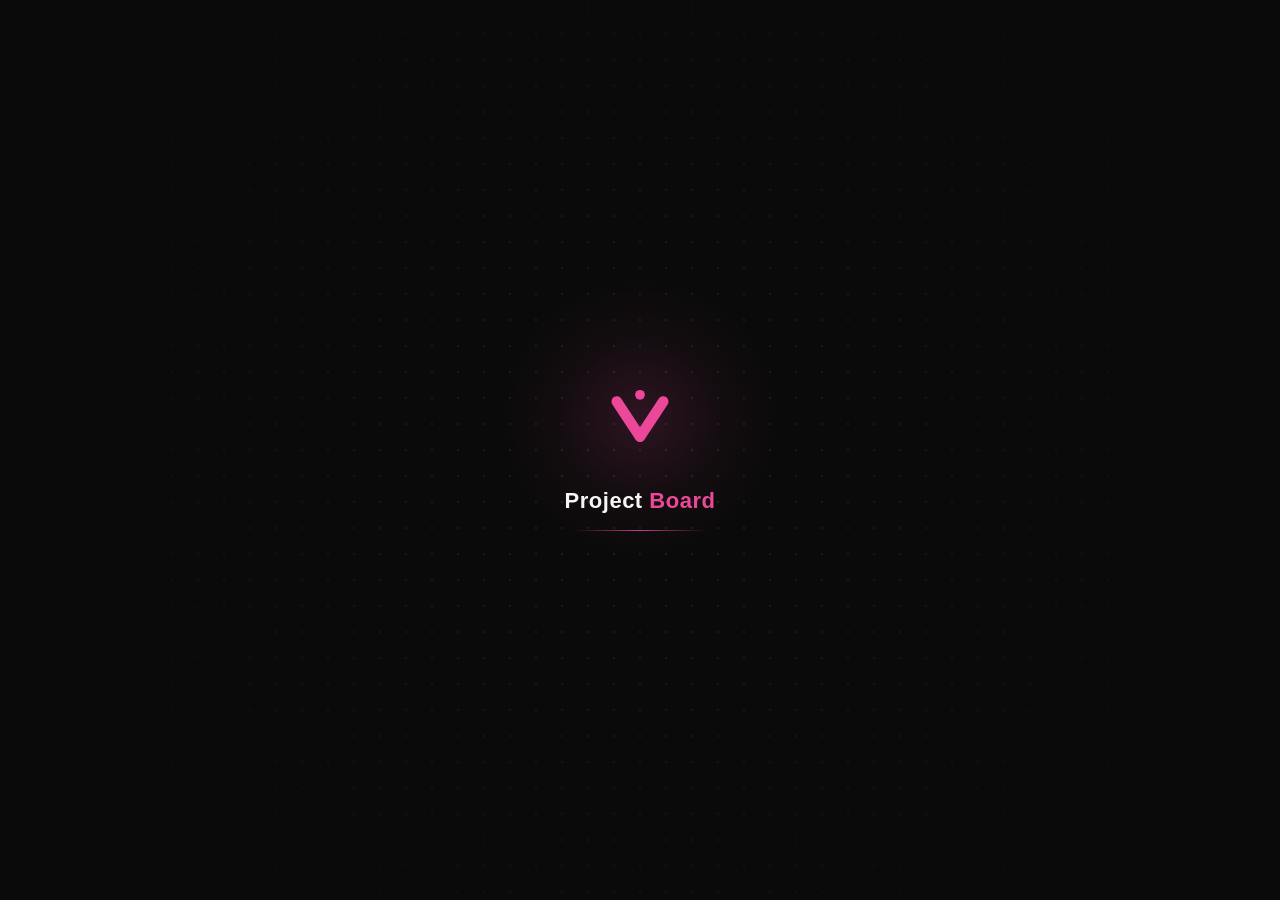
<file: app/index.html>
<!DOCTYPE html>
<html lang="en">
<head>
  <meta charset="UTF-8" />
  <!-- No pinch/double-tap zoom: it's an app, not a document. iOS ignores
       user-scalable=no, so app.js also blocks its gesture events. -->
  <meta name="viewport" content="width=device-width, initial-scale=1.0, maximum-scale=1.0, user-scalable=no, viewport-fit=cover" />
  <meta name="theme-color" content="#0a0a0a" />
  <meta name="apple-mobile-web-app-capable" content="yes" />
  <meta name="mobile-web-app-capable" content="yes" />
  <meta name="apple-mobile-web-app-status-bar-style" content="black-translucent" />
  <meta name="apple-mobile-web-app-title" content="Project Board" />
  <title>Project Board — The Hangout</title>
  <meta name="description" content="The Hangout's symmetry board: browse problems, light them up on the wall, tick your sends." />
  <!-- Link previews (WhatsApp, iMessage, socials). OG needs absolute URLs, so these
       always point at production — on the dev preview they show the live icon. -->
  <meta property="og:type" content="website" />
  <meta property="og:site_name" content="Project Board" />
  <meta property="og:title" content="Project Board — The Hangout" />
  <meta property="og:description" content="The Hangout's symmetry board: browse problems, light them up on the wall, tick your sends." />
  <meta property="og:url" content="https://symmetryboard.co.uk/" />
  <meta property="og:image" content="https://symmetryboard.co.uk/icon-maskable-512.png" />
  <meta property="og:image:width" content="512" />
  <meta property="og:image:height" content="512" />
  <meta property="og:image:alt" content="Project Board app icon" />
  <meta name="twitter:card" content="summary" />
  <link rel="manifest" href="manifest.json" />
  <link rel="icon" href="icon.svg" type="image/svg+xml" />
  <!-- iOS ignores SVG touch icons (it uses a page screenshot instead), so this must be a PNG. -->
  <link rel="apple-touch-icon" href="apple-touch-icon.png" />
  <link rel="stylesheet" href="tokens.css" />
  <link rel="stylesheet" href="styles.css" />
</head>
<body>

<!-- ══ SPLASH / BOOT OVERLAY ══════════════════════════════════════════ -->
<!-- The mark is inlined (same geometry as icon.svg) so its two parts can be
     animated: the chevron draws outward from its vertex, then the dot lands.
     Its colour (--accent) is set in styles.css.
     The whole entrance is CSS in styles.css - see the timeline there. -->
<div id="splash">
  <div class="splash-grid" aria-hidden="true"></div>
  <div class="splash-cast" aria-hidden="true"></div>
  <div class="splash-stage">
    <div class="splash-mark">
      <svg viewBox="0 0 512 512" aria-hidden="true" focusable="false">
        <path class="splash-chevron" d="M132 168 L256 356 L380 168" pathLength="100"
              fill="none" stroke-width="56" stroke-linejoin="round" stroke-linecap="round"/>
        <circle class="splash-dot" cx="256" cy="132" r="26"/>
      </svg>
    </div>
    <div class="splash-name"><span class="sn-a">Project</span> <span class="sn-b">Board</span></div>
    <div class="splash-rule" aria-hidden="true"></div>
  </div>
</div>

<!-- ══ WELCOME / INSTALL OVERLAY ══════════════════════════════════════
     The QR landing screen. Mobile browsers only (never standalone or desktop),
     on a first visit or when arriving via ?src=qr / ?src=moved. An overlay, not a
     routed view: the app boots underneath and the splash fades to reveal this.
     app.js picks exactly one .welcome-panel to show. -->
<div id="welcome" role="dialog" aria-modal="true" aria-labelledby="welcome-title">
  <div class="welcome-inner">
    <img class="welcome-icon" src="icon.svg" alt="" />
    <h1 class="welcome-title" id="welcome-title">Project<span> Board</span></h1>
    <p class="welcome-pitch" id="welcome-pitch">The Hangout's symmetry board: browse problems, light them up, tick your sends.</p>
    <p class="welcome-pitch" id="welcome-moved" hidden>Install it from this page, then delete the old icon from your home screen. Accounts now use a nickname instead of an email, so you’ll need to create a new account.</p>

    <!-- Android: the browser's own install prompt, with a manual fallback -->
    <div class="welcome-panel" data-panel="android" hidden>
      <button class="btn-block btn-primary welcome-install" id="welcome-install" type="button" hidden>Install app</button>
      <p class="welcome-note" id="welcome-wait">Getting the app ready…</p>
      <ol class="welcome-steps" id="welcome-android-steps" hidden>
        <li><span>Tap <b>⋮</b> in your browser's toolbar</span></li>
        <li><span>Choose <b>Install app</b> or <b>Add to Home screen</b></span></li>
      </ol>
    </div>

    <!-- iOS: there's no install prompt, so walk through the share sheet -->
    <div class="welcome-panel" data-panel="ios" hidden>
      <ol class="welcome-steps">
        <li><span>Tap <b>Share</b>
          <svg class="welcome-glyph" viewBox="0 0 24 24" fill="none" stroke="currentColor" stroke-width="2" stroke-linecap="round" stroke-linejoin="round" aria-hidden="true"><path d="M8 9H6a2 2 0 0 0-2 2v9a2 2 0 0 0 2 2h12a2 2 0 0 0 2-2v-9a2 2 0 0 0-2-2h-2"></path><polyline points="8 5 12 1 16 5"></polyline><line x1="12" y1="1" x2="12" y2="14"></line></svg>
          — or <b>⋯</b>, then Share</span></li>
        <li><span>Tap <b>Add to Home Screen</b>
          <svg class="welcome-glyph" viewBox="0 0 24 24" fill="none" stroke="currentColor" stroke-width="2" stroke-linecap="round" stroke-linejoin="round" aria-hidden="true"><rect x="3" y="3" width="18" height="18" rx="4"></rect><line x1="12" y1="8" x2="12" y2="16"></line><line x1="8" y1="12" x2="16" y2="12"></line></svg>
          (scroll down if you can't see it)</span></li>
        <li><span>Tap <b>Add</b></span></li>
      </ol>
    </div>

    <!-- In-app browsers (Instagram, Facebook, Snapchat…) can't install anything -->
    <div class="welcome-panel" data-panel="in-app" hidden>
      <p class="welcome-note">This in-app browser can't install apps. Tap <b>⋯</b> and choose <b>Open in <span id="welcome-browser">browser</span></b>, or copy the link and paste it there.</p>
      <div class="welcome-link">
        <span class="welcome-url" id="welcome-url"></span>
        <button class="install-btn add" id="welcome-copy" type="button">Copy link</button>
      </div>
    </div>

    <!-- Shown after the appinstalled event -->
    <div class="welcome-panel" data-panel="installed" hidden>
      <p class="welcome-done">Installed ✓</p>
      <p class="welcome-note">Open Project Board from your home screen.</p>
    </div>

    <button class="welcome-continue" id="welcome-continue" type="button">Continue in browser</button>
    <a class="welcome-privacy" href="privacy.html">Privacy</a>
  </div>
</div>

<!-- ══ LIST VIEW ══════════════════════════════════════════════════════ -->
<section id="view-list" class="view active">
  <header class="topbar">
    <div class="search-row">
      <div class="search-wrap">
        <input id="search" type="search" placeholder="Search name, setter, grade…" autocomplete="off" />
        <button class="search-clear" id="search-clear" type="button" aria-label="Clear search" hidden>&times;</button>
      </div>
      <span class="count-badge" id="count"></span>
      <button class="icon-btn add-btn" id="create-btn" aria-label="Create problem">
        <svg viewBox="0 0 24 24" fill="none" stroke="currentColor" stroke-width="2" stroke-linecap="round" stroke-linejoin="round"><line x1="12" y1="5" x2="12" y2="19"></line><line x1="5" y1="12" x2="19" y2="12"></line></svg>
      </button>
    </div>
    <!-- The filter icon opens the Filter sheet (sort, grade range, quick filters);
         the pills are one-tap filters, in step with the same toggles in the sheet
         (problems.js). Clear, pinned right, shows whenever anything (the search
         too) isn't the default and resets it all in one tap (clearFilters). The
         wall's row (#wall-filters) works the same way. -->
    <div class="filter-row">
      <div class="filter-pills" id="filter-pills">
        <button class="filter-pill filter-btn" type="button" data-pick="filter" data-kind="problems" aria-haspopup="dialog" aria-label="Filter"><svg viewBox="0 0 24 24" fill="none" stroke="currentColor" stroke-width="2.2" stroke-linecap="round" stroke-linejoin="round" aria-hidden="true"><path d="M3 5h18l-7 8.5V19l-4 2v-7.5L3 5z"></path></svg><span class="filter-badge" hidden></span></button>
        <button class="filter-pill" type="button" data-toggle="faves" aria-pressed="false">Favourites</button>
        <button class="filter-pill" type="button" data-toggle="bench" aria-pressed="false">Benchmarks</button>
        <button class="filter-pill" type="button" data-toggle="done" aria-pressed="false">Exclude Done</button>
      </div>
      <button class="filter-pill filter-clear" type="button" data-act="clear-filters" data-kind="problems" aria-label="Clear the search and every filter" hidden>✕ Clear</button>
    </div>
  </header>
  <div class="list-pull" id="list-pull" aria-hidden="true"><div class="list-pull-icon"></div></div>
  <main>
    <p class="offline-note" id="list-offline" hidden></p>
    <div id="list-container">
      <div class="spinner"></div>
      <p class="state-msg" style="padding-top:8px">Loading problems…</p>
    </div>
  </main>
</section>

<!-- ══ DETAIL VIEW ════════════════════════════════════════════════════ -->
<section id="view-detail" class="view">
  <header class="topbar detail-bar">
    <button class="icon-btn" id="back-btn" aria-label="Back">
      <svg viewBox="0 0 24 24" fill="none" stroke="currentColor" stroke-width="2" stroke-linecap="round" stroke-linejoin="round"><polyline points="15 18 9 12 15 6"></polyline></svg>
    </button>
    <div class="detail-actions">
      <button class="icon-btn" id="detail-shuffle" aria-label="Shuffle — swipe to a random problem" aria-pressed="false">
        <svg viewBox="0 0 24 24" fill="none" stroke="currentColor" stroke-width="2" stroke-linecap="round" stroke-linejoin="round"><path d="M3 7h3c4.5 0 6.5 10 11 10h4"></path><path d="M3 17h3c4.5 0 6.5-10 11-10h4"></path><polyline points="18 4 21 7 18 10"></polyline><polyline points="18 14 21 17 18 20"></polyline></svg>
      </button>
      <button class="icon-btn" id="detail-tick" aria-label="Tick — mark as completed">
        <svg viewBox="0 0 24 24" fill="none" stroke="currentColor" stroke-width="2.4" stroke-linecap="round" stroke-linejoin="round"><polyline points="20 6 9 17 4 12"></polyline></svg>
      </button>
      <button class="icon-btn" id="detail-fave" aria-label="Add to favourites" aria-pressed="false">
        <svg viewBox="0 0 24 24" fill="none" stroke="currentColor" stroke-width="2" stroke-linecap="round" stroke-linejoin="round"><path d="M20.84 4.61a5.5 5.5 0 0 0-7.78 0L12 5.67l-1.06-1.06a5.5 5.5 0 0 0-7.78 7.78l1.06 1.06L12 21.23l7.78-7.78 1.06-1.06a5.5 5.5 0 0 0 0-7.78z"></path></svg>
      </button>
      <button class="icon-btn" id="detail-mirror" aria-label="Mirror the problem" aria-pressed="false">
        <svg viewBox="0 0 24 24" fill="none" stroke="currentColor" stroke-width="2" stroke-linecap="round" stroke-linejoin="round"><line x1="12" y1="3" x2="12" y2="21"></line><polyline points="8 8 4 12 8 16"></polyline><polyline points="16 8 20 12 16 16"></polyline></svg>
      </button>
      <div class="menu-wrap">
        <button class="icon-btn" id="detail-menu-btn" aria-label="More options" aria-haspopup="true" aria-expanded="false">
          <svg viewBox="0 0 24 24" fill="currentColor"><circle cx="12" cy="5" r="2"></circle><circle cx="12" cy="12" r="2"></circle><circle cx="12" cy="19" r="2"></circle></svg>
        </button>
        <div class="overflow-menu" id="detail-menu" role="menu" hidden>
          <button class="menu-item" id="menu-edit" role="menuitem" hidden>
            <svg viewBox="0 0 24 24" fill="none" stroke="currentColor" stroke-width="2" stroke-linecap="round" stroke-linejoin="round"><path d="M12 20h9"></path><path d="M16.5 3.5a2.121 2.121 0 0 1 3 3L7 19l-4 1 1-4 12.5-12.5z"></path></svg>
            Edit
          </button>
          <button class="menu-item admin-only" id="menu-bench" role="menuitem" hidden>
            <svg viewBox="0 0 24 24" fill="none" stroke="currentColor" stroke-width="2" stroke-linecap="round" stroke-linejoin="round"><circle cx="12" cy="12" r="10"></circle><polygon points="12 6.3 13.5 10.44 17.9 10.58 14.43 13.29 15.64 17.52 12 15.05 8.36 17.52 9.57 13.29 6.1 10.58 10.5 10.44"></polygon></svg>
            <span id="menu-bench-label">Mark as benchmark</span>
          </button>
          <button class="menu-item" id="menu-move" role="menuitem" hidden>
            <svg viewBox="0 0 24 24" fill="none" stroke="currentColor" stroke-width="2" stroke-linecap="round" stroke-linejoin="round"><polyline points="15 3 21 3 21 9"></polyline><line x1="21" y1="3" x2="13" y2="11"></line><path d="M19 14v5a2 2 0 0 1-2 2H5a2 2 0 0 1-2-2V7a2 2 0 0 1 2-2h5"></path></svg>
            Move to Circuits
          </button>
          <button class="menu-item danger" id="menu-delete" role="menuitem" hidden>
            <svg viewBox="0 0 24 24" fill="none" stroke="currentColor" stroke-width="2" stroke-linecap="round" stroke-linejoin="round"><polyline points="3 6 5 6 21 6"></polyline><path d="M19 6v14a2 2 0 0 1-2 2H7a2 2 0 0 1-2-2V6m3 0V4a2 2 0 0 1 2-2h4a2 2 0 0 1 2 2v2"></path><line x1="10" y1="11" x2="10" y2="17"></line><line x1="14" y1="11" x2="14" y2="17"></line></svg>
            Delete
          </button>
          <button class="menu-item" id="menu-info" role="menuitem">
            <svg viewBox="0 0 24 24" fill="none" stroke="currentColor" stroke-width="2" stroke-linecap="round" stroke-linejoin="round"><circle cx="12" cy="12" r="10"></circle><line x1="12" y1="16" x2="12" y2="12"></line><line x1="12" y1="8" x2="12.01" y2="8"></line></svg>
            Information
          </button>
        </div>
      </div>
    </div>
  </header>
  <main>
    <div id="detail-content"></div>
    <!-- Cast sits at the right of the problem's title: renderDetail moves this one
         button into each new title row, and parks it here, hidden, when there's
         no problem showing. -->
    <button class="cast-btn title-cast cast-icon-btn" id="detail-cast" type="button" aria-label="Cast to board" hidden>
      <svg viewBox="0 0 24 24" fill="currentColor" aria-hidden="true"><path d="M1 18v3h3c0-1.66-1.34-3-3-3zm0-4v2c2.76 0 5 2.24 5 5h2c0-3.87-3.13-7-7-7zm0-4v2c4.97 0 9 4.03 9 9h2c0-6.08-4.93-11-11-11zM21 3H3c-1.1 0-2 .9-2 2v3h2V5h18v14h-7v2h7c1.1 0 2-.9 2-2V5c0-1.1-.9-2-2-2z"/></svg>Cast
    </button>
  </main>
</section>

<!-- ══ CREATE VIEW ════════════════════════════════════════════════════
     Laid out like the problem view (pinned, same title block, the board in the
     same place): the name is typed in place as the title, the grade is the
     badge, and the board dims the wall so the holds stand out. -->
<section id="view-create" class="view">
  <header class="topbar detail-bar">
    <button class="icon-btn" id="create-back" aria-label="Back">
      <svg viewBox="0 0 24 24" fill="none" stroke="currentColor" stroke-width="2" stroke-linecap="round" stroke-linejoin="round"><polyline points="15 18 9 12 15 6"></polyline></svg>
    </button>
    <div class="detail-bar-title" id="create-title">New problem</div>
    <div class="detail-actions">
      <button class="icon-btn" id="create-undo" aria-label="Undo" disabled>
        <svg viewBox="0 0 24 24" fill="none" stroke="currentColor" stroke-width="2" stroke-linecap="round" stroke-linejoin="round"><polyline points="9 14 4 9 9 4"></polyline><path d="M4 9h10.5a5.5 5.5 0 0 1 0 11H11"></path></svg>
      </button>
      <button class="icon-btn" id="create-reset" aria-label="Clear all holds">
        <svg viewBox="0 0 24 24" fill="none" stroke="currentColor" stroke-width="2" stroke-linecap="round" stroke-linejoin="round"><polyline points="3 6 5 6 21 6"></polyline><path d="M19 6v14a2 2 0 0 1-2 2H7a2 2 0 0 1-2-2V6m3 0V4a2 2 0 0 1 2-2h4a2 2 0 0 1 2 2v2"></path></svg>
      </button>
      <button class="icon-btn save-icon-btn" id="create-save" aria-label="Save problem">
        <svg viewBox="0 0 24 24" fill="none" stroke="currentColor" stroke-width="2.4" stroke-linecap="round" stroke-linejoin="round"><polyline points="20 6 9 17 4 12"></polyline></svg>
      </button>
    </div>
  </header>
  <main>
    <div id="create-content">
      <div class="detail-head-info">
        <input class="detail-name create-name" id="create-name" type="text" placeholder="Name your problem"
               maxlength="60" autocomplete="off" autocapitalize="words" enterkeyhint="done" aria-label="Problem name" />
        <div class="detail-meta">
          <button class="grade-badge create-grade-btn" id="create-grade-btn" type="button" aria-haspopup="dialog">Grade</button>
          <span class="meta-setter" id="create-setter"></span>
        </div>
      </div>

      <div class="board-wrap" id="create-board">
        <img class="board-graphic" alt="The Hangout symmetry board" />
        <div class="hold-layer" id="create-hold-layer"></div>
        <button class="board-expand-btn" type="button" aria-label="Fullscreen board">
          <svg viewBox="0 0 24 24" fill="none" stroke="currentColor" stroke-width="2" stroke-linecap="round" stroke-linejoin="round"><polyline points="15 3 21 3 21 9"></polyline><polyline points="9 21 3 21 3 15"></polyline><line x1="21" y1="3" x2="14" y2="10"></line><line x1="3" y1="21" x2="10" y2="14"></line></svg>
        </button>
      </div>
    </div>

    <!-- Progress, pinned below the board: what's set, and what to tap next. -->
    <div class="create-status">
      <div class="feet-rule" id="create-feet" role="radiogroup" aria-label="Feet">
        <button class="feet-opt any" type="button" role="radio" data-feet="any" aria-checked="true" aria-label="Any feet">Any feet</button>
        <button class="feet-opt orange" type="button" role="radio" data-feet="orange" aria-checked="false" aria-label="Orange feet only"><i></i>Orange only</button>
        <button class="feet-opt black" type="button" role="radio" data-feet="black" aria-checked="false" aria-label="Black feet only"><i></i>Black only</button>
      </div>
      <div class="create-feet-note" id="create-feet-note" role="status" hidden></div>
      <div class="create-steps" id="create-steps"></div>
      <div class="create-next" id="create-next"></div>
      <div class="create-lights" id="create-lights" hidden></div>
      <div class="create-warn" id="create-warn" hidden>A benchmark: changing it changes the points of everyone who’s sent it.</div>
    </div>
  </main>
</section>

<!-- The Filter sheet for the problem and circuit lists (phone): built by
     openFilter() in problems.js each time it opens. On the wall the same sheet
     is a panel over the list column instead (#wall-fpanel, #wall-cfpanel). -->
<div class="modal-overlay" id="filter-modal">
  <div class="modal list-sheet filter-sheet" id="filter-sheet" role="dialog" aria-modal="true" aria-labelledby="f-title"></div>
</div>

<!-- The hold picker (phone): a screen over the Filter sheet, opened from its Holds
     row (problems.js, HOLDS). The whole board fitted to the width; a tap picks or
     drops a hold; a pinch or the expand button opens the fullscreen viewer, where
     taps pick too (core.js, the 'holds' view). -->
<div class="hp-screen" id="hp-screen" role="dialog" aria-modal="true" aria-labelledby="hp-title">
  <div class="hp-top">
    <button class="icon-btn" type="button" data-hp="back" aria-label="Back to Filter">
      <svg viewBox="0 0 24 24" fill="none" stroke="currentColor" stroke-width="2" stroke-linecap="round" stroke-linejoin="round"><polyline points="15 18 9 12 15 6"></polyline></svg>
    </button>
    <div class="hp-title" id="hp-title">Holds</div>
    <button class="hp-text-btn" id="hp-clear" type="button" data-hp="clear">Clear holds</button>
  </div>
  <p class="hp-hint" id="hp-hint" aria-live="polite"></p>
  <div class="hp-stage">
    <div class="board-wrap" id="hp-board">
      <img class="board-graphic" alt="The Hangout symmetry board" draggable="false" />
      <div class="hold-layer" id="hp-layer"></div>
      <button class="board-expand-btn" type="button" aria-label="Fullscreen board">
        <svg viewBox="0 0 24 24" fill="none" stroke="currentColor" stroke-width="2" stroke-linecap="round" stroke-linejoin="round"><polyline points="15 3 21 3 21 9"></polyline><polyline points="9 21 3 21 3 15"></polyline><line x1="21" y1="3" x2="14" y2="10"></line><line x1="3" y1="21" x2="10" y2="14"></line></svg>
      </button>
    </div>
  </div>
  <div class="hp-picked" id="hp-picked"></div>
  <div class="hp-foot"><button class="btn-block btn-primary" id="hp-done" type="button" data-hp="done">Show problems</button></div>
</div>

<!-- Grade picker for the create view (a sheet, like the info sheet) -->
<div class="modal-overlay" id="create-grade-modal">
  <div class="modal" role="dialog" aria-modal="true" aria-labelledby="create-grade-title">
    <div class="modal-header">
      <div class="modal-title" id="create-grade-title">Grade</div>
      <button class="modal-close" id="create-grade-close" aria-label="Close">✕</button>
    </div>
    <div class="grade-grid" id="create-grades"></div>
  </div>
</div>

<!-- ══ BOARD SETUP VIEW (admins — a new photo + cartoon: trace, match, footholds, mirror pairs, publish; setup.js) ══ -->
<section id="view-setup" class="view">
  <header class="topbar detail-bar">
    <button class="icon-btn" id="bs-back" aria-label="Back">
      <svg viewBox="0 0 24 24" fill="none" stroke="currentColor" stroke-width="2" stroke-linecap="round" stroke-linejoin="round"><polyline points="15 18 9 12 15 6"></polyline></svg>
    </button>
    <div class="detail-bar-title"><span id="bs-title">Board setup</span><span class="bs-stepno" id="bs-stepno"></span></div>
    <button class="icon-btn" id="bs-fit" aria-label="Show the whole board">
      <svg viewBox="0 0 24 24" fill="none" stroke="currentColor" stroke-width="2" stroke-linecap="round" stroke-linejoin="round"><polyline points="15 3 21 3 21 9"></polyline><polyline points="9 21 3 21 3 15"></polyline><line x1="21" y1="3" x2="14" y2="10"></line><line x1="3" y1="21" x2="10" y2="14"></line></svg>
    </button>
  </header>
  <div class="bs-page" id="bs-page"></div>
  <div class="ol-stage bs-stage" id="bs-stage">
    <div class="bs-canvas" id="bs-canvas">
      <canvas class="bs-img" id="bs-img" width="1" height="1"></canvas>
      <svg class="ol-svg bs-svg" id="bs-svg" viewBox="0 0 100 100" preserveAspectRatio="none"></svg>
    </div>
    <div class="bs-over" id="bs-over"></div>
    <div class="ol-loupe bs-loupe" id="bs-loupe" hidden><canvas width="120" height="120"></canvas></div>
  </div>
  <div class="ol-panel bs-panel" id="bs-panel"></div>
</section>

<!-- ══ AUTH VIEW ══════════════════════════════════════════════════════
     Nickname + PIN accounts (db/30, account.js). Two modes in one card:
       signup  (the default, #auth)  nickname (live check, Suggest one) + PIN + PIN again + robot check
       signin  (#auth/signin)        nickname + PIN or passphrase (older accounts) + robot check
     No email anywhere: Supabase gets a placeholder address the app makes up.
     One form, so Enter submits and password managers see the fields. -->
<section id="view-auth" class="view">
  <main class="centered">
    <form class="shell-card auth-card" id="auth-form" novalidate>
      <div class="shell-icon">
        <svg viewBox="0 0 24 24" fill="none" stroke="currentColor" stroke-width="2" stroke-linecap="round" stroke-linejoin="round"><rect x="3" y="11" width="18" height="11" rx="2" ry="2"></rect><path d="M7 11V7a5 5 0 0 1 10 0v4"></path></svg>
      </div>
      <div class="shell-title" id="auth-title">Create an account</div>
      <div class="shell-sub" id="auth-sub">Set problems and track your sends. No email needed: just a nickname and a 4-digit PIN.</div>

      <!-- iPhone Safari only, not in the installed app, until dismissed (account.js) -->
      <div class="auth-ios-note" id="auth-ios-note" hidden>
        <p>Adding this to your Home Screen? You’ll need to sign in once more inside the app, just once.</p>
        <button class="auth-ios-x" id="auth-ios-dismiss" type="button" aria-label="Dismiss">×</button>
      </div>

      <!-- Sign in -->
      <div class="auth-step" id="auth-step-signin" hidden>
        <input class="fld" id="signin-nick" type="text" placeholder="Nickname" maxlength="20"
               autocomplete="username" autocapitalize="none" autocorrect="off" spellcheck="false" />
        <div class="fld-wrap">
          <input class="fld" id="signin-pass" type="password" placeholder="PIN (or passphrase)"
                 autocomplete="current-password" autocapitalize="none" autocorrect="off" spellcheck="false" />
          <button class="fld-show" id="signin-show" type="button" aria-pressed="false">Show</button>
        </div>
        <p class="auth-note">Forgotten your PIN? Ask a member of staff: they can give you a new one.</p>
      </div>

      <!-- Create an account -->
      <div class="auth-step" id="auth-step-signup">
        <p class="auth-rule"><b>Use a nickname, not your real name.</b> Don’t use your email, phone number or social media name.</p>
        <div class="nick-row">
          <input class="fld" id="signup-nick" type="text" placeholder="Nickname" maxlength="20"
                 autocomplete="username" autocapitalize="none" autocorrect="off" spellcheck="false" />
          <button class="btn-ghost nick-suggest" id="signup-suggest" type="button">Suggest one</button>
        </div>
        <div class="nick-check" id="signup-nick-check" aria-live="polite"></div>
        <p class="auth-note">3 to 20 letters, numbers, _ or -. If you set a problem, your nickname is shown on it.</p>
        <div class="fld-wrap">
          <input class="fld pin-fld" id="signup-pin" type="password" inputmode="numeric" pattern="[0-9]*" maxlength="4"
                 placeholder="Choose a 4-digit PIN" autocomplete="new-password"
                 passwordrules="minlength: 4; maxlength: 4; required: digit;" aria-label="Choose a 4-digit PIN" />
          <button class="fld-show" id="signup-pin-show" type="button" aria-pressed="false">Show</button>
        </div>
        <input class="fld pin-fld" id="signup-pin2" type="password" inputmode="numeric" pattern="[0-9]*" maxlength="4"
               placeholder="Type your PIN again" autocomplete="new-password"
               passwordrules="minlength: 4; maxlength: 4; required: digit;" aria-label="Type your PIN again" />
        <div class="nick-check" id="signup-pin-check" aria-live="polite"></div>
        <p class="auth-note">Remember your PIN: you’ll need it to sign in. If you forget it, ask a member of staff for a new one.</p>
        <p class="auth-note">By creating an account you agree to use a nickname, not your real name. <a class="link" href="privacy.html">Privacy</a></p>
      </div>

      <!-- Cloudflare Turnstile (the robot check), for both modes -->
      <div class="auth-captcha" id="auth-captcha"></div>
      <div class="auth-error" id="auth-error" aria-live="polite"></div>
      <button class="btn-block btn-primary" id="auth-submit" type="submit">Create account</button>
      <div class="auth-toggle"><span id="auth-toggle-text">Already have an account?</span> <a id="auth-toggle-link" role="button" tabindex="0">Sign in</a></div>
      <button class="btn-block btn-ghost" id="auth-back" type="button">Back to problems</button>
    </form>
  </main>
</section>

<!-- ══ PROFILE VIEW ═══════════════════════════════════════════════════ -->
<section id="view-profile" class="view">
  <header class="topbar detail-bar">
    <div class="detail-bar-title">Profile</div>
  </header>
  <main>
    <div id="profile-content"></div>
    <!-- Static, outside #profile-content (which account.js re-renders), so it shows signed in or out -->
    <footer class="profile-footer"><a href="privacy.html">Privacy</a></footer>
  </main>
</section>

<!-- ══ CIRCUITS LIST VIEW ═════════════════════════════════════════════ -->
<section id="view-circuits" class="view">
  <header class="topbar">
    <div class="search-row">
      <div class="search-wrap">
        <input id="circuit-search" type="search" placeholder="Search circuits…" autocomplete="off" />
        <button class="search-clear" id="circuit-search-clear" type="button" aria-label="Clear search" hidden>&times;</button>
      </div>
      <span class="count-badge" id="circuit-count"></span>
      <button class="icon-btn add-btn" id="circuit-create-btn" aria-label="Create circuit">
        <svg viewBox="0 0 24 24" fill="none" stroke="currentColor" stroke-width="2" stroke-linecap="round" stroke-linejoin="round"><line x1="12" y1="5" x2="12" y2="19"></line><line x1="5" y1="12" x2="19" y2="12"></line></svg>
      </button>
    </div>
    <div class="filter-row">
      <div class="filter-pills" id="circuit-filter-pills">
        <button class="filter-pill filter-btn" type="button" data-pick="filter" data-kind="circuits" aria-haspopup="dialog" aria-label="Filter"><svg viewBox="0 0 24 24" fill="none" stroke="currentColor" stroke-width="2.2" stroke-linecap="round" stroke-linejoin="round" aria-hidden="true"><path d="M3 5h18l-7 8.5V19l-4 2v-7.5L3 5z"></path></svg><span class="filter-badge" hidden></span></button>
        <button class="filter-pill" type="button" data-toggle="cfaves" aria-pressed="false">Favourites</button>
        <button class="filter-pill" type="button" data-toggle="loop" aria-pressed="false">Looping</button>
      </div>
      <button class="filter-pill filter-clear" type="button" data-act="clear-filters" data-kind="circuits" aria-label="Clear the search and every filter" hidden>✕ Clear</button>
    </div>
  </header>
  <div class="list-pull" id="circuit-pull" aria-hidden="true"><div class="list-pull-icon"></div></div>
  <main>
    <p class="offline-note" id="circuit-offline" hidden></p>
    <div id="circuit-list-container">
      <div class="spinner"></div>
      <p class="state-msg" style="padding-top:8px">Loading circuits…</p>
    </div>
  </main>
</section>

<!-- ══ CIRCUIT DETAIL VIEW (pinned like the problem detail; Cast beside the title) ═ -->
<section id="view-circuit-detail" class="view">
  <header class="topbar detail-bar">
    <button class="icon-btn" id="circuit-back" aria-label="Back">
      <svg viewBox="0 0 24 24" fill="none" stroke="currentColor" stroke-width="2" stroke-linecap="round" stroke-linejoin="round"><polyline points="15 18 9 12 15 6"></polyline></svg>
    </button>
    <div class="detail-actions">
      <button class="icon-btn" id="circuit-detail-fave" aria-label="Add to favourites" aria-pressed="false" hidden>
        <svg viewBox="0 0 24 24" fill="none" stroke="currentColor" stroke-width="2" stroke-linecap="round" stroke-linejoin="round"><path d="M20.84 4.61a5.5 5.5 0 0 0-7.78 0L12 5.67l-1.06-1.06a5.5 5.5 0 0 0-7.78 7.78l1.06 1.06L12 21.23l7.78-7.78 1.06-1.06a5.5 5.5 0 0 0 0-7.78z"></path></svg>
      </button>
      <div class="menu-wrap">
        <button class="icon-btn" id="circuit-menu-btn" aria-label="More options" aria-haspopup="true" aria-expanded="false">
          <svg viewBox="0 0 24 24" fill="currentColor"><circle cx="12" cy="5" r="2"></circle><circle cx="12" cy="12" r="2"></circle><circle cx="12" cy="19" r="2"></circle></svg>
        </button>
        <div class="overflow-menu" id="circuit-menu" role="menu" hidden>
          <button class="menu-item" id="circuit-menu-edit" role="menuitem" hidden>
            <svg viewBox="0 0 24 24" fill="none" stroke="currentColor" stroke-width="2" stroke-linecap="round" stroke-linejoin="round"><path d="M12 20h9"></path><path d="M16.5 3.5a2.121 2.121 0 0 1 3 3L7 19l-4 1 1-4 12.5-12.5z"></path></svg>
            Edit
          </button>
          <button class="menu-item danger" id="circuit-menu-delete" role="menuitem" hidden>
            <svg viewBox="0 0 24 24" fill="none" stroke="currentColor" stroke-width="2" stroke-linecap="round" stroke-linejoin="round"><polyline points="3 6 5 6 21 6"></polyline><path d="M19 6v14a2 2 0 0 1-2 2H7a2 2 0 0 1-2-2V6m3 0V4a2 2 0 0 1 2-2h4a2 2 0 0 1 2 2v2"></path><line x1="10" y1="11" x2="10" y2="17"></line><line x1="14" y1="11" x2="14" y2="17"></line></svg>
            Delete
          </button>
          <button class="menu-item" id="circuit-menu-info" role="menuitem">
            <svg viewBox="0 0 24 24" fill="none" stroke="currentColor" stroke-width="2" stroke-linecap="round" stroke-linejoin="round"><circle cx="12" cy="12" r="10"></circle><line x1="12" y1="16" x2="12" y2="12"></line><line x1="12" y1="8" x2="12.01" y2="8"></line></svg>
            Information
          </button>
        </div>
      </div>
    </div>
  </header>
  <main>
    <div id="circuit-detail-content"></div>
  </main>
</section>

<!-- ══ CIRCUIT CREATE VIEW ════════════════════════════════════════════ -->
<section id="view-circuit-create" class="view">
  <header class="topbar detail-bar">
    <button class="icon-btn" id="cc-back" aria-label="Back">
      <svg viewBox="0 0 24 24" fill="none" stroke="currentColor" stroke-width="2" stroke-linecap="round" stroke-linejoin="round"><polyline points="15 18 9 12 15 6"></polyline></svg>
    </button>
    <div class="detail-bar-title" id="cc-title">Create circuit</div>
    <div class="detail-actions">
      <button class="icon-btn" id="cc-undo" aria-label="Undo last hold">
        <svg viewBox="0 0 24 24" fill="none" stroke="currentColor" stroke-width="2" stroke-linecap="round" stroke-linejoin="round"><polyline points="9 14 4 9 9 4"></polyline><path d="M4 9h10.5a5.5 5.5 0 0 1 0 11H11"></path></svg>
      </button>
      <button class="icon-btn" id="cc-reset" aria-label="Clear all holds">
        <svg viewBox="0 0 24 24" fill="none" stroke="currentColor" stroke-width="2" stroke-linecap="round" stroke-linejoin="round"><polyline points="3 6 5 6 21 6"></polyline><path d="M19 6v14a2 2 0 0 1-2 2H7a2 2 0 0 1-2-2V6m3 0V4a2 2 0 0 1 2-2h4a2 2 0 0 1 2 2v2"></path></svg>
      </button>
      <button class="icon-btn save-icon-btn" id="cc-save" aria-label="Save circuit">
        <svg viewBox="0 0 24 24" fill="none" stroke="currentColor" stroke-width="2.4" stroke-linecap="round" stroke-linejoin="round"><polyline points="20 6 9 17 4 12"></polyline></svg>
      </button>
    </div>
  </header>
  <main>
    <div class="cc-move-note" id="cc-move-note" hidden>
      <p><b>Does this order look right?</b> The middle holds may not be in climbing order. Fix it below before saving.</p>
      <p id="cc-move-feet" hidden></p>
    </div>
    <div class="board-wrap" id="cc-board">
      <img class="board-graphic" alt="The Hangout symmetry board" />
      <div class="hold-layer" id="cc-hold-layer"></div>
      <button class="board-expand-btn" type="button" aria-label="Fullscreen board">
        <svg viewBox="0 0 24 24" fill="none" stroke="currentColor" stroke-width="2" stroke-linecap="round" stroke-linejoin="round"><polyline points="15 3 21 3 21 9"></polyline><polyline points="9 21 3 21 3 15"></polyline><line x1="21" y1="3" x2="14" y2="10"></line><line x1="3" y1="21" x2="10" y2="14"></line></svg>
      </button>
    </div>

    <div class="create-panel">
      <p class="create-tip">Tap holds <b>in climbing order</b> — the same hold can be tapped again for a repeated move. The first holds are the <b class="c-start">start</b>, the last is the <b class="c-finish">finish</b>, the rest are <b class="c-int">moves</b>. Use ↩ to undo.</p>
      <div class="cc-seq-summary" id="cc-seq-summary"></div>

      <div class="cc-option-row">
        <span class="cc-option-label">Start holds</span>
        <div class="cc-seg" id="cc-start-count">
          <button class="cc-seg-btn" data-count="1" type="button">1</button>
          <button class="cc-seg-btn active" data-count="2" type="button">2</button>
        </div>
      </div>
      <div class="cc-option-row">
        <span class="cc-option-label">Loop <small>(top returns near the start)</small></span>
        <button class="cc-toggle" id="cc-loop" type="button" aria-pressed="false"><span class="cc-toggle-knob"></span></button>
      </div>

      <input class="fld" id="cc-name" type="text" placeholder="Circuit name" maxlength="60" autocomplete="off" />

      <div class="create-grade-label">Grade</div>
      <p class="cc-move-grade" id="cc-move-grade" hidden></p>
      <div class="grade-grid" id="cc-grades"></div>

      <div class="auth-error" id="cc-error"></div>
    </div>
  </main>
</section>

<!-- ══ CIRCUIT DELETE CONFIRM MODAL (owner / admin) ═══════════════════ -->
<!-- Cast a circuit: speed, loop or laps, then the run (countdown, moves, Stop), then the result (circuits.js) -->
<div class="modal-overlay" id="circuit-cast-modal">
  <div class="modal cast-sheet" role="dialog" aria-modal="true" aria-labelledby="cast-sheet-title">
    <div class="modal-header">
      <div class="modal-title" id="cast-sheet-title">Cast circuit</div>
      <button class="modal-close" id="cast-sheet-close" aria-label="Close">✕</button>
    </div>
    <div id="cast-sheet-setup">
      <div class="cc-option-row">
        <div class="cc-option-label">Speed<br><small id="cast-sheet-speed-val">3 s a move</small></div>
        <div class="cc-seg" id="cast-sheet-speed">
          <button class="cc-seg-btn" type="button" data-s="5">Slow</button>
          <button class="cc-seg-btn" type="button" data-s="3">Med</button>
          <button class="cc-seg-btn" type="button" data-s="2">Fast</button>
        </div>
      </div>
      <div class="cc-option-row" id="cast-sheet-loop-row">
        <div class="cc-option-label">Loop<br><small>Keep going round until you stop</small></div>
        <button class="cc-toggle" id="cast-sheet-loop" type="button" aria-pressed="false" aria-label="Loop"><span class="cc-toggle-knob"></span></button>
      </div>
      <div class="cc-option-row" id="cast-sheet-laps-row">
        <div class="cc-option-label">Laps<br><small id="cast-sheet-laps-val">Once round, then the top</small></div>
        <div class="cc-seg" id="cast-sheet-laps">
          <button class="cc-seg-btn" type="button" data-d="-1" aria-label="One lap fewer">−</button>
          <span class="cc-seg-btn cc-seg-val" id="cast-sheet-laps-n" aria-live="polite">1</span>
          <button class="cc-seg-btn" type="button" data-d="1" aria-label="One lap more">+</button>
        </div>
      </div>
      <p class="cast-sheet-key" id="cast-sheet-key">A 5-second countdown with the start holds blinking <b class="key-start">green</b>, then the hold to go to lights <b class="key-start">green</b> over the route in <b class="key-int">blue</b>. The finish shows <b class="key-finish">red</b> on the last lap.</p>
      <div class="auth-error" id="cast-sheet-error"></div>
      <button class="btn-block btn-primary" id="cast-sheet-start" type="button">Start on the board</button>
    </div>
    <div id="cast-sheet-run" hidden>
      <div class="cast-run-big" id="cast-run-big">5</div>
      <div class="cast-run-sub" id="cast-run-sub">Get on the start holds</div>
      <button class="btn-block btn-danger cast-run-stop" id="cast-run-stop" type="button">Stop</button>
    </div>
    <div id="cast-sheet-done" hidden>
      <div class="cast-run-big" id="cast-done-big"></div>
      <div class="cast-run-sub" id="cast-done-sub"></div>
      <p class="cast-done-log" id="cast-done-log"></p>
      <button class="btn-block btn-danger" id="cast-done-stop" type="button" hidden>Stop the lights</button>
      <div class="modal-actions">
        <button class="btn-block btn-ghost" id="cast-done-close" type="button">Close</button>
        <button class="btn-block btn-primary" id="cast-done-again" type="button">Go again</button>
      </div>
    </div>
  </div>
</div>

<div class="modal-overlay" id="circuit-delete-modal">
  <div class="modal" role="dialog" aria-modal="true" aria-label="Delete circuit">
    <div class="modal-header">
      <div class="modal-title">Delete circuit?</div>
    </div>
    <div class="name-body">
      <p class="shell-sub" style="margin:0 0 16px">Permanently delete <b id="circuit-delete-name"></b>? This can’t be undone and removes it for everyone.</p>
      <div class="auth-error" id="circuit-delete-error"></div>
      <div class="modal-actions">
        <button class="btn-block btn-ghost" id="circuit-delete-cancel">Cancel</button>
        <button class="btn-block btn-danger" id="circuit-delete-confirm">Delete</button>
      </div>
    </div>
  </div>
</div>

<!-- ══ CHALLENGE VIEW (a timed challenge on a circuit; challenge.js) ════ -->
<section id="view-challenge" class="view">
  <header class="topbar detail-bar">
    <button class="icon-btn" id="challenge-back" aria-label="Back">
      <svg viewBox="0 0 24 24" fill="none" stroke="currentColor" stroke-width="2" stroke-linecap="round" stroke-linejoin="round"><polyline points="15 18 9 12 15 6"></polyline></svg>
    </button>
    <div class="detail-bar-title" id="challenge-title">Challenge</div>
  </header>
  <main>
    <div id="challenge-content"></div>
  </main>
</section>

<!-- ══ ADMIN VIEW (admins — hub for board + user management) ═══════════ -->
<section id="view-admin" class="view">
  <header class="topbar detail-bar">
    <button class="icon-btn" id="admin-back" aria-label="Back">
      <svg viewBox="0 0 24 24" fill="none" stroke="currentColor" stroke-width="2" stroke-linecap="round" stroke-linejoin="round"><polyline points="15 18 9 12 15 6"></polyline></svg>
    </button>
    <div class="detail-bar-title" id="admin-title">Admin</div>
    <button class="icon-btn" id="admin-refresh" aria-label="Reload users">
      <svg viewBox="0 0 24 24" fill="none" stroke="currentColor" stroke-width="2" stroke-linecap="round" stroke-linejoin="round"><polyline points="23 4 23 10 17 10"></polyline><polyline points="1 20 1 14 7 14"></polyline><path d="M3.51 9a9 9 0 0 1 14.85-3.36L23 10M1 14l4.64 4.36A9 9 0 0 0 20.49 15"></path></svg>
    </button>
  </header>
  <main>
    <div id="admin-content"></div>
  </main>
</section>

<!-- ══ LEADERBOARD VIEW ═══════════════════════════════════════════════ -->
<section id="view-leaderboard" class="view">
  <header class="topbar detail-bar">
    <div class="detail-bar-title">Leaderboard</div>
    <button class="icon-btn" id="leaderboard-refresh" aria-label="Reload leaderboard">
      <svg viewBox="0 0 24 24" fill="none" stroke="currentColor" stroke-width="2" stroke-linecap="round" stroke-linejoin="round"><polyline points="23 4 23 10 17 10"></polyline><polyline points="1 20 1 14 7 14"></polyline><path d="M3.51 9a9 9 0 0 1 14.85-3.36L23 10M1 14l4.64 4.36A9 9 0 0 0 20.49 15"></path></svg>
    </button>
  </header>
  <main>
    <!-- Points + one tab per active challenge (challenge.js renderRanksTabs) -->
    <div class="filter-pills ranks-tabs" id="ranks-tabs" hidden></div>
    <div id="leaderboard-content"><div class="spinner"></div></div>
  </main>
</section>

<!-- ══ BOTTOM NAV ═════════════════════════════════════════════════════ -->
<nav id="bottom-nav">
  <!-- A challenge attempt running in another view: the way back (challenge.js chSyncAway) -->
  <a class="ch-return" id="ch-return" href="#circuits" hidden>
    <svg viewBox="0 0 24 24" fill="none" stroke="currentColor" stroke-width="2" stroke-linecap="round" stroke-linejoin="round" aria-hidden="true"><path d="M8 21h8"></path><path d="M12 17v4"></path><path d="M7 4h10v5a5 5 0 0 1-10 0V4z"></path><path d="M17 5h3v2a3 3 0 0 1-3 3"></path><path d="M7 5H4v2a3 3 0 0 0 3 3"></path></svg>
    <span class="ch-return-text" id="ch-return-text">Back to your challenge</span>
    <span class="ch-return-state" id="ch-return-state"></span>
    <span class="ch-return-go" aria-hidden="true">›</span>
  </a>
  <a href="#list" class="nav-item" data-nav="list">
    <svg viewBox="0 0 24 24" fill="none" stroke="currentColor" stroke-width="2" stroke-linecap="round" stroke-linejoin="round"><line x1="8" y1="6" x2="21" y2="6"></line><line x1="8" y1="12" x2="21" y2="12"></line><line x1="8" y1="18" x2="21" y2="18"></line><line x1="3" y1="6" x2="3.01" y2="6"></line><line x1="3" y1="12" x2="3.01" y2="12"></line><line x1="3" y1="18" x2="3.01" y2="18"></line></svg>
    <span>Problems</span>
  </a>
  <a href="#circuits" class="nav-item" data-nav="circuits">
    <svg viewBox="0 0 24 24" fill="none" stroke="currentColor" stroke-width="2" stroke-linecap="round" stroke-linejoin="round"><polyline points="17 1 21 5 17 9"></polyline><path d="M3 11V9a4 4 0 0 1 4-4h14"></path><polyline points="7 23 3 19 7 15"></polyline><path d="M21 13v2a4 4 0 0 1-4 4H3"></path></svg>
    <span>Circuits</span>
  </a>
  <a href="#leaderboard" class="nav-item" data-nav="leaderboard">
    <svg viewBox="0 0 24 24" fill="none" stroke="currentColor" stroke-width="2" stroke-linecap="round" stroke-linejoin="round"><path d="M8 21h8"></path><path d="M12 17v4"></path><path d="M7 4h10v5a5 5 0 0 1-10 0V4z"></path><path d="M17 5h3v2a3 3 0 0 1-3 3"></path><path d="M7 5H4v2a3 3 0 0 0 3 3"></path></svg>
    <span>Ranks</span>
  </a>
  <a href="#profile" class="nav-item" data-nav="profile">
    <svg viewBox="0 0 24 24" fill="none" stroke="currentColor" stroke-width="2" stroke-linecap="round" stroke-linejoin="round"><path d="M20 21v-2a4 4 0 0 0-4-4H8a4 4 0 0 0-4 4v2"></path><circle cx="12" cy="7" r="4"></circle></svg>
    <span>Profile</span>
  </a>
</nav>

<!-- ══ INFO MODAL ═════════════════════════════════════════════════════ -->
<div class="modal-overlay" id="info-modal">
  <div class="modal" role="dialog" aria-modal="true" aria-labelledby="info-title">
    <div class="modal-header">
      <div class="modal-title" id="info-title">Problem info</div>
      <button class="modal-close" id="info-close" aria-label="Close">✕</button>
    </div>
    <div id="info-body"></div>
  </div>
</div>

<!-- ══ CHALLENGE COMPARE (Ranks: up to 3 climbers, rep by rep) ═══════════ -->
<div class="modal-overlay" id="compare-modal">
  <div class="modal" role="dialog" aria-modal="true" aria-label="Compare climbers">
    <div class="modal-header">
      <div class="modal-title">Compare</div>
      <button class="modal-close" id="compare-close" aria-label="Close">✕</button>
    </div>
    <div id="compare-body"></div>
  </div>
</div>

<!-- ══ DELETE A CHALLENGE ATTEMPT (admins; logged) ═══════════════════════ -->
<div class="modal-overlay" id="attempt-delete-modal">
  <div class="modal" role="dialog" aria-modal="true" aria-label="Delete attempt">
    <div class="modal-header">
      <div class="modal-title">Delete this attempt?</div>
    </div>
    <div class="name-body">
      <p class="shell-sub" style="margin:0 0 16px" id="attempt-delete-text"></p>
      <div class="auth-error" id="attempt-delete-error"></div>
      <div class="modal-actions">
        <button class="btn-block btn-ghost" id="attempt-delete-cancel">Cancel</button>
        <button class="btn-block btn-danger" id="attempt-delete-confirm">Delete</button>
      </div>
    </div>
  </div>
</div>

<!-- ══ DELETE CONFIRM MODAL (admins) ══════════════════════════════════ -->
<div class="modal-overlay" id="delete-modal">
  <div class="modal" role="dialog" aria-modal="true" aria-label="Delete problem">
    <div class="modal-header">
      <div class="modal-title">Delete problem?</div>
    </div>
    <div class="name-body">
      <p class="shell-sub" style="margin:0 0 16px">Permanently delete <b id="delete-name"></b>? This can’t be undone and removes it for everyone.</p>
      <div class="auth-error" id="delete-error"></div>
      <div class="modal-actions">
        <button class="btn-block btn-ghost" id="delete-cancel">Cancel</button>
        <button class="btn-block btn-danger" id="delete-confirm">Delete</button>
      </div>
    </div>
  </div>
</div>

<!-- ══ DISCARD EDIT CONFIRM (Edit a problem or a circuit, phone) ═══════
     Leaving an Edit with changes made asks first (confirmLeaveEdit, app.js). -->
<!-- ══ MOVE TO CIRCUITS CONFIRM (admins, db/40) ═════════════════════════ -->
<div class="modal-overlay" id="move-modal">
  <div class="modal" role="dialog" aria-modal="true" aria-label="Move to Circuits">
    <div class="modal-header">
      <div class="modal-title">Move to Circuits?</div>
    </div>
    <div class="name-body">
      <p class="shell-sub" style="margin:0 0 16px" id="move-text"></p>
      <div class="auth-error" id="move-error"></div>
      <div class="modal-actions">
        <button class="btn-block btn-ghost" id="move-cancel">Cancel</button>
        <button class="btn-block btn-danger" id="move-confirm">Move</button>
      </div>
    </div>
  </div>
</div>

<div class="modal-overlay" id="edit-discard-modal">
  <div class="modal" role="dialog" aria-modal="true" aria-label="Discard changes">
    <div class="modal-header">
      <div class="modal-title">Discard your changes?</div>
    </div>
    <div class="name-body">
      <p class="shell-sub" style="margin:0 0 16px">You’ve changed <b id="edit-discard-name"></b>. Leave without saving?</p>
      <div class="modal-actions">
        <button class="btn-block btn-ghost" id="edit-discard-keep">Keep editing</button>
        <button class="btn-block btn-danger" id="edit-discard-go">Discard</button>
      </div>
    </div>
  </div>
</div>

<!-- ══ CHANGE NICKNAME MODAL (Profile) ════════════════════════════════ -->
<div class="modal-overlay" id="name-modal">
  <div class="modal" role="dialog" aria-modal="true" aria-label="Change nickname">
    <div class="modal-header">
      <div class="modal-title">Change nickname</div>
    </div>
    <div class="name-body">
      <p class="shell-sub" style="margin:0 0 12px">Use a nickname, not your real name. It’s shown on problems you set, and on Ranks if you’ve turned that on. 3 to 20 letters, numbers, _ or -.</p>
      <input class="fld" id="name-input" type="text" placeholder="Nickname" maxlength="20" autocomplete="off" autocapitalize="none" autocorrect="off" spellcheck="false" />
      <div class="nick-check" id="name-check" aria-live="polite"></div>
      <div class="auth-error" id="name-error"></div>
      <div class="modal-actions">
        <button class="btn-block btn-ghost" id="name-cancel">Cancel</button>
        <button class="btn-block btn-primary" id="name-save">Save</button>
      </div>
    </div>
  </div>
</div>

<!-- ══ DELETE MY ACCOUNT MODAL (Profile) ══════════════════════════════ -->
<div class="modal-overlay" id="account-delete-modal">
  <div class="modal" role="dialog" aria-modal="true" aria-label="Delete my account">
    <div class="modal-header">
      <div class="modal-title">Delete your account?</div>
    </div>
    <div class="name-body">
      <p class="shell-sub" style="margin:0 0 10px">This deletes your account, your ticks, your favourites and your points, straight away. It can’t be undone.</p>
      <p class="shell-sub" style="margin:0 0 16px"><b>Problems and circuits you set stay on the board, with your nickname</b>, so other climbers can keep climbing them.</p>
      <div class="auth-error" id="account-delete-error"></div>
      <div class="modal-actions">
        <button class="btn-block btn-ghost" id="account-delete-cancel">Cancel</button>
        <button class="btn-block btn-danger" id="account-delete-confirm">Delete</button>
      </div>
    </div>
  </div>
</div>

<!-- ══ RENAME USER MODAL (admins) ═════════════════════════════════════ -->
<div class="modal-overlay" id="user-rename-modal">
  <div class="modal" role="dialog" aria-modal="true" aria-label="Rename user">
    <div class="modal-header">
      <div class="modal-title">Rename <span id="user-rename-name"></span></div>
    </div>
    <div class="name-body">
      <input class="fld" id="user-rename-input" type="text" placeholder="New nickname" maxlength="20" autocomplete="off" autocapitalize="none" autocorrect="off" spellcheck="false" />
      <div class="nick-check" id="user-rename-check" aria-live="polite"></div>
      <div class="auth-error" id="user-rename-error"></div>
      <div class="modal-actions">
        <button class="btn-block btn-ghost" id="user-rename-cancel">Cancel</button>
        <button class="btn-block btn-primary" id="user-rename-save">Rename</button>
      </div>
    </div>
  </div>
</div>

<!-- ══ NEW PIN / PASSPHRASE MODAL (admins) ════════════════════════════
     Two stages: confirm, then the new PIN (accounts made since 2 Nov 2026) or
     passphrase (older accounts), shown once. The Edge Function decides which. -->
<div class="modal-overlay" id="user-reset-modal">
  <div class="modal" role="dialog" aria-modal="true" aria-label="New PIN or passphrase">
    <div class="modal-header">
      <div class="modal-title" id="user-reset-title">New PIN?</div>
    </div>
    <div class="name-body">
      <div id="user-reset-ask">
        <p class="shell-sub" style="margin:0 0 16px">Give <b id="user-reset-name"></b> a new PIN? (Older accounts get a new passphrase instead.) Their old one stops working, and they’re signed out on every device. Only do this when you’re sure it’s them: check their recent activity with them first.</p>
        <div class="auth-error" id="user-reset-error"></div>
        <div class="modal-actions">
          <button class="btn-block btn-ghost" id="user-reset-cancel">Cancel</button>
          <button class="btn-block btn-primary" id="user-reset-confirm">Generate</button>
        </div>
      </div>
      <div id="user-reset-done" hidden>
        <div class="pass-card">
          <div class="pass-words" id="user-reset-pass"></div>
          <button class="btn-ghost pass-copy" id="user-reset-copy" type="button">Copy</button>
        </div>
        <p class="pass-warn"><b>Read it to them now. It won’t be shown again.</b> <span id="user-reset-how"></span></p>
        <p class="shell-sub" id="user-reset-note" style="margin:0 0 12px" hidden></p>
        <button class="btn-block btn-primary" id="user-reset-close">Done</button>
      </div>
    </div>
  </div>
</div>

<!-- ══ DELETE USER CONFIRM MODAL (admins) ═════════════════════════════ -->
<div class="modal-overlay" id="user-delete-modal">
  <div class="modal" role="dialog" aria-modal="true" aria-label="Delete user">
    <div class="modal-header">
      <div class="modal-title">Delete user?</div>
    </div>
    <div class="name-body">
      <p class="shell-sub" style="margin:0 0 16px">Permanently delete <b id="user-delete-name"></b>? This removes their account, ticks and favourites. Problems and circuits they set stay on the board with their nickname. This can’t be undone.</p>
      <div class="auth-error" id="user-delete-error"></div>
      <div class="modal-actions">
        <button class="btn-block btn-ghost" id="user-delete-cancel">Cancel</button>
        <button class="btn-block btn-danger" id="user-delete-confirm">Delete</button>
      </div>
    </div>
  </div>
</div>

<!-- ══ ADMIN-CHANGE CONFIRM MODAL (admins) ════════════════════════════ -->
<div class="modal-overlay" id="user-admin-modal">
  <div class="modal" role="dialog" aria-modal="true" aria-label="Change admin status">
    <div class="modal-header">
      <div class="modal-title" id="user-admin-modal-title">Make admin?</div>
    </div>
    <div class="name-body">
      <p class="shell-sub" id="user-admin-modal-text" style="margin:0 0 16px"></p>
      <div class="auth-error" id="user-admin-error"></div>
      <div class="modal-actions">
        <button class="btn-block btn-ghost" id="user-admin-cancel">Cancel</button>
        <button class="btn-block btn-primary" id="user-admin-confirm">Confirm</button>
      </div>
    </div>
  </div>
</div>

<!-- ══ INSTALL BANNER (Add to Home Screen) ════════════════════════════ -->
<div id="install-banner">
  <div class="install-msg" id="install-msg"><b>Add to home screen</b> to use Project Board like an app.</div>
  <div class="install-actions">
    <button class="install-btn add" id="install-add">Add</button>
    <button class="install-btn dismiss" id="install-dismiss">Not now</button>
  </div>
</div>

<!-- Fullscreen board viewer controls (shown only while a board is fullscreen;
     the camera, gestures and wiring are in core.js / app.js) -->
<div id="board-fs-ui">
  <button id="board-fs-close" type="button" aria-label="Exit fullscreen">✕</button>
  <button id="board-fs-map" type="button" aria-label="Show the whole board">
    <img id="board-fs-map-img" alt="" />
    <span class="fs-map-view"></span>
  </button>
  <div id="board-fs-hint" aria-live="polite"></div>
  <div id="board-fs-bar">
    <button class="fs-btn" id="fs-prev" type="button" aria-label="Previous">
      <svg viewBox="0 0 24 24" fill="none" stroke="currentColor" stroke-width="2.4" stroke-linecap="round" stroke-linejoin="round"><polyline points="15 5 8 12 15 19"></polyline></svg>
    </button>
    <div class="fs-title">
      <span class="fs-name" id="fs-name"></span>
      <span class="fs-meta" id="fs-meta"></span>
    </div>
    <button class="fs-btn" id="fs-mirror" type="button" aria-label="Mirror the problem" aria-pressed="false">
      <svg viewBox="0 0 24 24" fill="none" stroke="currentColor" stroke-width="2" stroke-linecap="round" stroke-linejoin="round"><line x1="12" y1="3" x2="12" y2="21"></line><polyline points="8 8 4 12 8 16"></polyline><polyline points="16 8 20 12 16 16"></polyline></svg>
    </button>
    <button class="fs-btn" id="fs-frame" type="button" aria-label="Show the whole board">
      <svg class="fs-ico-board" viewBox="0 0 24 24" fill="none" stroke="currentColor" stroke-width="2" stroke-linecap="round" stroke-linejoin="round"><rect x="3" y="4" width="18" height="16" rx="2"></rect><circle cx="8" cy="9" r="1"></circle><circle cx="15" cy="8" r="1"></circle><circle cx="11" cy="14" r="1"></circle><circle cx="17" cy="15" r="1"></circle></svg>
      <svg class="fs-ico-route" viewBox="0 0 24 24" fill="none" stroke="currentColor" stroke-width="2" stroke-linecap="round" stroke-linejoin="round"><path d="M4 8V5a1 1 0 0 1 1-1h3M16 4h3a1 1 0 0 1 1 1v3M20 16v3a1 1 0 0 1-1 1h-3M8 20H5a1 1 0 0 1-1-1v-3"></path><circle cx="12" cy="12" r="3"></circle></svg>
    </button>
    <button class="fs-btn" id="fs-next" type="button" aria-label="Next">
      <svg viewBox="0 0 24 24" fill="none" stroke="currentColor" stroke-width="2.4" stroke-linecap="round" stroke-linejoin="round"><polyline points="9 5 16 12 9 19"></polyline></svg>
    </button>
  </div>
</div>

<!-- ══ WALL-SCREEN MODE (?wall; wall.js) ═════════════════════════════
     The touchscreen next to the board (1280×720, landscape, the Pi's kiosk
     loads /?wall). Browse and cast only: no sign-in, Ranks read-only, a "Get
     the app" QR instead of Profile. Hidden everywhere else: the phone app
     never shows it. Idle, it goes back to the list and plays the slides in
     #wall-idle. Outside the opening hours the Pi turns the screen off. -->
<div id="wall" hidden>
  <header class="wall-head">
    <div class="wall-brand">
      <img class="wall-brand-icon" src="icon.svg" alt="" />
      <span>Project <b>Board</b></span>
    </div>
    <nav class="wall-tabs" aria-label="Wall screen">
      <button class="wall-tab active" type="button" data-page="problems">Problems</button>
      <button class="wall-tab" type="button" data-page="circuits">Circuits</button>
      <button class="wall-tab" type="button" data-page="ranks">Ranks</button>
      <button class="wall-tab wall-tab-create" id="wall-tab-create" type="button" data-page="create" hidden>
        <svg viewBox="0 0 24 24" fill="none" stroke="currentColor" stroke-width="2.6" stroke-linecap="round" aria-hidden="true"><line x1="12" y1="5" x2="12" y2="19"></line><line x1="5" y1="12" x2="19" y2="12"></line></svg>Create</button>
      <button class="wall-tab" type="button" data-page="app">Get the app</button>
    </nav>
    <div class="wall-status" id="wall-status" hidden>Offline</div>
  </header>

  <!-- Problems: the filter icon, Benchmarks, search (a tap opens the on-screen
       keyboard over the board, wall.js) and Clear over the list; sorted Easy or Hard,
       a rail of grades (jumps the list) and a header per grade; and the chosen
       problem over the board. The filter icon opens the Filter panel (#wall-fpanel)
       over the list's column (built by openFilter, problems.js). -->
  <section class="wall-page wall-problems active" data-page="problems">
    <div class="filter-row wall-filters" id="wall-filters">
      <div class="filter-pills">
        <button class="filter-pill filter-btn" type="button" data-pick="filter" data-kind="problems" aria-haspopup="dialog" aria-label="Filter"><svg viewBox="0 0 24 24" fill="none" stroke="currentColor" stroke-width="2.2" stroke-linecap="round" stroke-linejoin="round" aria-hidden="true"><path d="M3 5h18l-7 8.5V19l-4 2v-7.5L3 5z"></path></svg><span class="filter-badge" hidden></span></button>
        <button class="filter-pill" type="button" data-toggle="bench" aria-pressed="false">Benchmarks</button>
      </div>
      <div class="search-wrap wall-search">
        <button class="wall-search-field" type="button" data-wsearch="problems" data-ph="Search problems" aria-label="Search problems: name, setter, grade"></button>
        <button class="search-clear" type="button" data-wsearch-clear="problems" aria-label="Clear search" hidden>&times;</button>
      </div>
      <button class="filter-pill filter-clear" type="button" data-act="clear-filters" data-kind="problems" aria-label="Clear the search and every filter" hidden>✕ Clear</button>
    </div>
    <div class="wall-fpanel" id="wall-fpanel" role="dialog" aria-labelledby="f-title"></div>
    <nav class="wall-rail" aria-label="Jump to a grade">
      <div class="wall-rail-grades" id="wall-rail"></div>
    </nav>
    <div class="wall-list" id="wall-list"></div>
    <div class="wall-main">
      <div class="wall-bar">
        <div class="wall-sel" id="wall-sel"></div>
        <button class="wall-btn wall-mirror" id="wall-mirror" type="button" aria-pressed="false" disabled>
          <svg viewBox="0 0 24 24" fill="none" stroke="currentColor" stroke-width="2" stroke-linecap="round" stroke-linejoin="round" aria-hidden="true"><line x1="12" y1="3" x2="12" y2="21"></line><polyline points="8 8 4 12 8 16"></polyline><polyline points="16 8 20 12 16 16"></polyline></svg>
          Mirror
        </button>
        <p class="wall-lit" id="wall-lit" role="status" aria-live="polite"></p>
      </div>
      <p class="wall-offline" id="wall-offline" hidden></p>
      <div class="wall-stage" id="wall-stage"></div>
    </div>
  </section>

  <!-- Circuits: the filter icon, Looping, search and Clear over the list (the Filter panel,
       #wall-cfpanel, as on Problems), and the chosen circuit over the board (dimmed when none);
       a tap on a circuit lights all its holds (show_circuit); Start circuit opens
       the same Cast sheet as the phone (speed, loop, then the countdown and Stop) -->
  <section class="wall-page wall-circuits" data-page="circuits">
    <div class="filter-row wall-filters">
      <div class="filter-pills">
        <button class="filter-pill filter-btn" type="button" data-pick="filter" data-kind="circuits" aria-haspopup="dialog" aria-label="Filter"><svg viewBox="0 0 24 24" fill="none" stroke="currentColor" stroke-width="2.2" stroke-linecap="round" stroke-linejoin="round" aria-hidden="true"><path d="M3 5h18l-7 8.5V19l-4 2v-7.5L3 5z"></path></svg><span class="filter-badge" hidden></span></button>
        <button class="filter-pill" type="button" data-toggle="loop" aria-pressed="false">Looping</button>
      </div>
      <div class="search-wrap wall-search">
        <button class="wall-search-field" type="button" data-wsearch="circuits" data-ph="Search circuits" aria-label="Search circuits: name, setter, grade"></button>
        <button class="search-clear" type="button" data-wsearch-clear="circuits" aria-label="Clear search" hidden>&times;</button>
      </div>
      <button class="filter-pill filter-clear" type="button" data-act="clear-filters" data-kind="circuits" aria-label="Clear the search and every filter" hidden>✕ Clear</button>
    </div>
    <div class="wall-fpanel" id="wall-cfpanel" role="dialog" aria-labelledby="f-title"></div>
    <div class="wall-list" id="wall-clist"></div>
    <div class="wall-main">
      <div class="wall-bar">
        <div class="wall-sel" id="wall-csel"></div>
        <button class="wall-btn wall-cast" id="wall-ccast" type="button" disabled><svg viewBox="0 0 24 24" fill="currentColor" aria-hidden="true"><path d="M1 18v3h3c0-1.66-1.34-3-3-3zm0-4v2c2.76 0 5 2.24 5 5h2c0-3.87-3.13-7-7-7zm0-4v2c4.97 0 9 4.03 9 9h2c0-6.08-4.93-11-11-11zM21 3H3c-1.1 0-2 .9-2 2v3h2V5h18v14h-7v2h7c1.1 0 2-.9 2-2V5c0-1.1-.9-2-2-2z"/></svg>Start circuit</button>
        <p class="wall-lit" id="wall-clit" role="status" aria-live="polite"></p>
      </div>
      <div class="wall-stage" id="wall-cstage"></div>
    </div>
  </section>

  <!-- Create a problem (db/35): the board to tap holds on, and a panel with the
       name (typed on the on-screen keyboard), grade, feet rule and the steps.
       Saved as The Hangout through wall_create_problem() with the wall key. -->
  <section class="wall-page wall-create" data-page="create">
    <div class="wall-c-stage">
      <div class="board-wrap wall-board" id="wall-c-board">
        <img class="board-graphic" alt="The Hangout symmetry board" />
        <div class="hold-layer" id="wall-c-layer"></div>
      </div>
    </div>
    <div class="wall-c-panel">
      <div class="wall-c-head">
        <span class="wall-kicker">New problem</span>
        <span class="wall-c-by">by The Hangout</span>
      </div>
      <button class="wall-c-name" id="wall-c-name" type="button" aria-label="Name the problem"></button>
      <div class="wall-c-grades" id="wall-c-grades" role="group" aria-label="Grade"></div>
      <div class="feet-rule wall-c-feet" id="wall-c-feet" role="radiogroup" aria-label="Feet">
        <button class="feet-opt any" type="button" role="radio" data-feet="any" aria-checked="true">Any feet</button>
        <button class="feet-opt orange" type="button" role="radio" data-feet="orange" aria-checked="false"><i></i>Orange only</button>
        <button class="feet-opt black" type="button" role="radio" data-feet="black" aria-checked="false"><i></i>Black only</button>
      </div>
      <div class="create-feet-note wall-c-feet-note" id="wall-c-feet-note" role="status" hidden></div>
      <div class="create-steps wall-c-steps" id="wall-c-steps"></div>
      <div class="wall-c-next" id="wall-c-next"></div>
      <div class="create-lights wall-c-lights" id="wall-c-lights" hidden></div>
      <div class="wall-c-actions">
        <button class="wall-btn" id="wall-c-undo" type="button" disabled>
          <svg viewBox="0 0 24 24" fill="none" stroke="currentColor" stroke-width="2" stroke-linecap="round" stroke-linejoin="round" aria-hidden="true"><polyline points="9 14 4 9 9 4"></polyline><path d="M4 9h10.5a5.5 5.5 0 0 1 0 11H11"></path></svg>Undo</button>
        <button class="wall-btn" id="wall-c-clear" type="button">Clear</button>
        <button class="wall-btn" id="wall-c-cancel" type="button">Cancel</button>
        <button class="wall-btn wall-cast" id="wall-c-save" type="button">Save</button>
      </div>
    </div>
  </section>

  <!-- Ranks, read-only: Points and each challenge side by side -->
  <section class="wall-page wall-ranks" data-page="ranks">
    <div class="wall-boards" id="wall-boards"></div>
    <p class="wall-ranks-note">Climbers choose to appear here. Get the app to tick your sends and join in.</p>
  </section>

  <!-- Get the app -->
  <section class="wall-page wall-app" data-page="app">
    <div class="wall-qr-card"><div class="wall-qr"></div></div>
    <div class="wall-app-text">
      <h1>Get Project Board on your phone</h1>
      <ol class="wall-steps">
        <li>Point your phone’s camera at the code</li>
        <li>Add it to your home screen</li>
        <li>Light up problems, tick your sends and climb Ranks</li>
      </ol>
      <p class="wall-url">symmetryboard.co.uk</p>
    </div>
  </section>

  <!-- The on-screen keyboard (the kiosk has no keyboard): Create's name, full
       width at the bottom, or a list's search, docked over the board (wall.js) -->
  <div class="wall-kb" id="wall-kb" hidden>
    <div class="wall-kb-top">
      <div class="wall-kb-text" id="wall-kb-text"></div>
      <button class="wall-btn wall-cast" id="wall-kb-done" type="button">Done</button>
    </div>
    <div class="wall-kb-keys" id="wall-kb-keys"></div>
  </div>

  <!-- Leaving Create with holds set, and 5 minutes untouched: discard it? -->
  <div class="wall-c-confirm" id="wall-c-confirm" hidden>
    <div class="wall-c-confirm-card" role="dialog" aria-modal="true" aria-labelledby="wall-c-confirm-title">
      <h2 id="wall-c-confirm-title"></h2>
      <p id="wall-c-confirm-text"></p>
      <div class="wall-c-confirm-actions">
        <button class="wall-btn" id="wall-c-discard" type="button">Discard it</button>
        <button class="wall-btn wall-cast" id="wall-c-keep" type="button">Keep setting</button>
      </div>
    </div>
  </div>

  <!-- Idle slides -->
  <div class="wall-idle" id="wall-idle" hidden>
    <div class="wall-slide" id="wall-slide"></div>
    <div class="wall-dots" id="wall-dots"></div>
    <p class="wall-touch">Touch the screen to start</p>
  </div>
</div>

<!-- The QR for /scan (print/qr-scan.svg, made by tools/make_qr.py), copied into
     each .wall-qr by wall.js. Its colours come from tokens.css. -->
<template id="wall-qr-tpl">
  <svg class="wall-qr-svg" viewBox="0 0 37 37" role="img" aria-label="QR code: symmetryboard.co.uk/scan"><path class="wall-qr-light" d="M0 0h37v37h-37z"/><path class="wall-qr-dark" d="M4 4.5h7m2 0h2m1 0h2m2 0h1m1 0h1m1 0h1m1 0h7m-29 1h1m5 0h1m2 0h1m1 0h1m1 0h2m3 0h1m1 0h1m1 0h1m5 0h1m-29 1h1m1 0h3m1 0h1m2 0h1m1 0h1m3 0h3m2 0h1m1 0h1m1 0h3m1 0h1m-29 1h1m1 0h3m1 0h1m1 0h3m1 0h3m2 0h3m2 0h1m1 0h3m1 0h1m-29 1h1m1 0h3m1 0h1m5 0h2m1 0h2m1 0h1m3 0h1m1 0h3m1 0h1m-29 1h1m5 0h1m1 0h3m3 0h1m1 0h3m1 0h1m1 0h1m5 0h1m-29 1h7m1 0h1m1 0h1m1 0h1m1 0h1m1 0h1m1 0h1m1 0h1m1 0h7m-21 1h2m1 0h1m1 0h2m1 0h1m1 0h1m-18 1h2m3 0h1m2 0h1m3 0h4m3 0h1m1 0h2m1 0h1m-26 1h2m1 0h2m6 0h1m1 0h1m2 0h5m1 0h2m1 0h4m-27 1h6m1 0h2m1 0h4m1 0h1m1 0h1m1 0h1m1 0h1m4 0h1m-29 1h2m3 0h1m3 0h3m1 0h2m1 0h1m1 0h1m1 0h1m1 0h4m-25 1h4m1 0h1m1 0h1m1 0h1m1 0h1m1 0h2m3 0h1m1 0h2m2 0h1m1 0h1m-28 1h1m2 0h1m1 0h1m1 0h1m2 0h2m2 0h2m3 0h2m1 0h1m2 0h1m2 0h1m-28 1h2m1 0h1m1 0h1m1 0h5m2 0h1m2 0h2m1 0h2m2 0h2m1 0h1m-28 1h1m1 0h2m7 0h3m3 0h2m1 0h2m2 0h1m2 0h1m-29 1h2m4 0h3m3 0h2m1 0h2m2 0h1m2 0h2m3 0h2m-27 1h1m1 0h1m3 0h1m1 0h1m1 0h2m5 0h2m1 0h1m5 0h1m-29 1h4m1 0h3m3 0h2m2 0h3m1 0h2m2 0h2m1 0h1m1 0h1m-27 1h4m4 0h2m3 0h2m1 0h6m1 0h1m-26 1h9m3 0h1m1 0h1m5 0h5m2 0h2m-21 1h2m1 0h2m1 0h3m1 0h3m3 0h2m2 0h1m-29 1h7m2 0h1m1 0h1m2 0h3m1 0h1m1 0h1m1 0h1m1 0h3m1 0h1m-29 1h1m5 0h1m3 0h1m1 0h4m2 0h3m3 0h2m1 0h1m-28 1h1m1 0h3m1 0h1m2 0h1m2 0h2m1 0h2m2 0h6m2 0h1m-28 1h1m1 0h3m1 0h1m5 0h1m2 0h2m2 0h2m2 0h2m3 0h1m-29 1h1m1 0h3m1 0h1m1 0h3m4 0h1m1 0h1m3 0h1m2 0h2m1 0h2m-29 1h1m5 0h1m1 0h2m1 0h1m1 0h1m6 0h3m2 0h1m-26 1h7m2 0h1m1 0h2m1 0h2m3 0h2m2 0h3m2 0h1"/></svg>
</template>

<div id="toast"></div>

<!-- app.js was split into ordered classic scripts sharing one global scope.
     ORDER MATTERS: state first (defines the shared client + state), app.js last
     (event wiring + boot). No type="module" — these intentionally share scope.
     supabase-js is a vendored, pinned copy (served same-origin and precached, so
     the app no longer depends on a CDN or picks up untested releases). -->
<script src="supabase-js-2.116.0.js"></script>
<script src="state.js"></script>
<script src="core.js"></script>
<script src="problems.js"></script>
<script src="admin.js"></script>
<script src="account.js"></script>
<script src="authoring.js"></script>
<script src="circuits.js"></script>
<script src="challenge.js"></script>
<script src="leaderboard.js"></script>
<script src="wall.js"></script>
<script src="trace.js"></script>
<script src="setup.js"></script>
<script src="holdedit.js"></script>
<script src="app.js"></script>
</body>
</html>
</file>
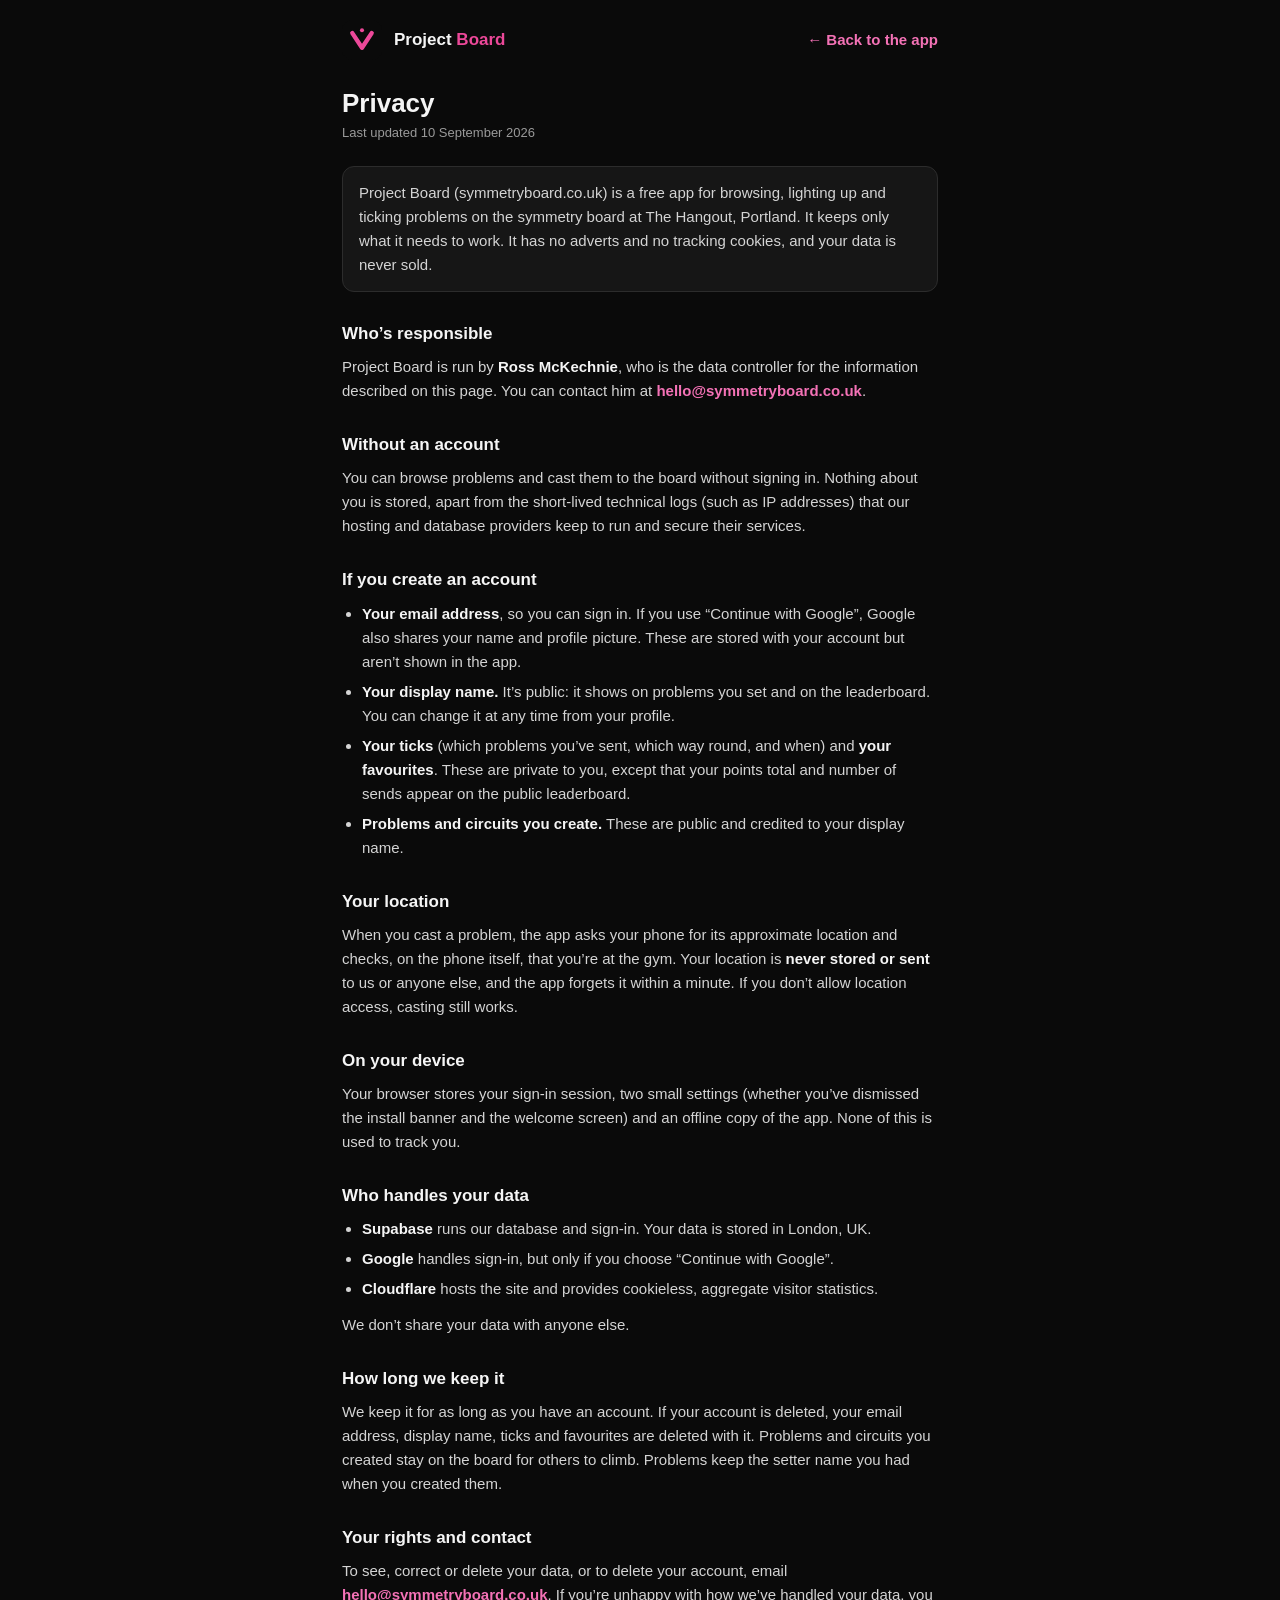
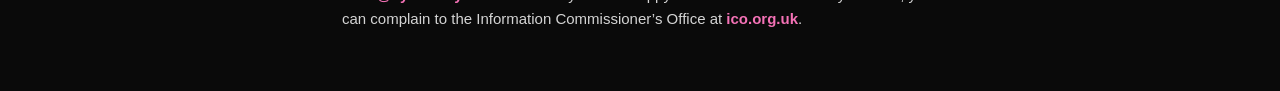
<file: privacy.html>
<!DOCTYPE html>
<html lang="en">
<head>
  <meta charset="UTF-8" />
  <meta name="viewport" content="width=device-width, initial-scale=1.0, viewport-fit=cover" />
  <meta name="theme-color" content="#0a0a0a" />
  <title>Privacy — Project Board</title>
  <meta name="description" content="What Project Board stores about you, and why." />
  <link rel="manifest" href="manifest.json" />
  <link rel="icon" href="icon.svg" type="image/svg+xml" />
  <link rel="apple-touch-icon" href="apple-touch-icon.png" />
  <!-- Shares the app's palette (the :root colour tokens + body) from styles.css. -->
  <link rel="stylesheet" href="styles.css" />
  <style>
    .privacy {
      max-width: 640px;
      margin: 0 auto;
      padding: calc(env(safe-area-inset-top) + 20px) 22px calc(env(safe-area-inset-bottom) + 48px);
      line-height: 1.6;
      font-size: 15px;
    }
    .privacy-head { display: flex; align-items: center; gap: 12px; margin-bottom: 28px; }
    .privacy-head img { width: 40px; height: 40px; border-radius: 10px; }
    .privacy-head .name { font-weight: 800; font-size: 17px; }
    .privacy-head .name span { color: var(--accent); }
    .privacy-head .back { margin-left: auto; }
    .privacy h1 { font-size: 26px; font-weight: 800; line-height: 1.2; }
    .privacy .updated { color: var(--text-muted); font-size: 13px; margin: 4px 0 22px; }
    .privacy h2 { font-size: 17px; font-weight: 800; margin: 28px 0 8px; }
    .privacy p, .privacy ul { color: #d4d4d4; margin-bottom: 12px; }
    .privacy ul { padding-left: 20px; }
    .privacy li { margin-bottom: 6px; }
    .privacy b { color: var(--text); }
    .privacy .summary {
      background: var(--surface);
      border: 1px solid var(--border);
      border-radius: var(--radius);
      padding: 14px 16px;
    }
  </style>
</head>
<body>
<main class="privacy">
  <div class="privacy-head">
    <img src="icon.svg" alt="" />
    <div class="name">Project<span> Board</span></div>
    <a class="link back" href="./">← Back to the app</a>
  </div>

  <h1>Privacy</h1>
  <p class="updated">Last updated 10 September 2026</p>

  <p class="summary">Project Board (symmetryboard.co.uk) is a free app for browsing, lighting up and ticking problems on the symmetry board at The Hangout, Portland. It keeps only what it needs to work. It has no adverts and no tracking cookies, and your data is never sold.</p>

  <h2>Who’s responsible</h2>
  <p>Project Board is run by <b>Ross McKechnie</b>, who is the data controller for the information described on this page. You can contact him at <a class="link" href="mailto:hello@symmetryboard.co.uk">hello@symmetryboard.co.uk</a>.</p>

  <h2>Without an account</h2>
  <p>You can browse problems and cast them to the board without signing in. Nothing about you is stored, apart from the short-lived technical logs (such as IP addresses) that our hosting and database providers keep to run and secure their services.</p>

  <h2>If you create an account</h2>
  <ul>
    <li><b>Your email address</b>, so you can sign in. If you use “Continue with Google”, Google also shares your name and profile picture. These are stored with your account but aren’t shown in the app.</li>
    <li><b>Your display name.</b> It’s public: it shows on problems you set and on the leaderboard. You can change it at any time from your profile.</li>
    <li><b>Your ticks</b> (which problems you’ve sent, which way round, and when) and <b>your favourites</b>. These are private to you, except that your points total and number of sends appear on the public leaderboard.</li>
    <li><b>Problems and circuits you create.</b> These are public and credited to your display name.</li>
  </ul>

  <h2>Your location</h2>
  <p>When you cast a problem, the app asks your phone for its approximate location and checks, on the phone itself, that you’re at the gym. Your location is <b>never stored or sent</b> to us or anyone else, and the app forgets it within a minute. If you don’t allow location access, casting still works.</p>

  <h2>On your device</h2>
  <p>Your browser stores your sign-in session, two small settings (whether you’ve dismissed the install banner and the welcome screen) and an offline copy of the app. None of this is used to track you.</p>

  <h2>Who handles your data</h2>
  <ul>
    <li><b>Supabase</b> runs our database and sign-in. Your data is stored in London, UK.</li>
    <li><b>Google</b> handles sign-in, but only if you choose “Continue with Google”.</li>
    <li><b>Cloudflare</b> hosts the site and provides cookieless, aggregate visitor statistics.</li>
  </ul>
  <p>We don’t share your data with anyone else.</p>

  <h2>How long we keep it</h2>
  <p>We keep it for as long as you have an account. If your account is deleted, your email address, display name, ticks and favourites are deleted with it. Problems and circuits you created stay on the board for others to climb. Problems keep the setter name you had when you created them.</p>

  <h2>Your rights and contact</h2>
  <p>To see, correct or delete your data, or to delete your account, email <a class="link" href="mailto:hello@symmetryboard.co.uk">hello@symmetryboard.co.uk</a>. If you’re unhappy with how we’ve handled your data, you can complain to the Information Commissioner’s Office at <a class="link" href="https://ico.org.uk" rel="noopener">ico.org.uk</a>.</p>
</main>
</body>
</html>
</file>
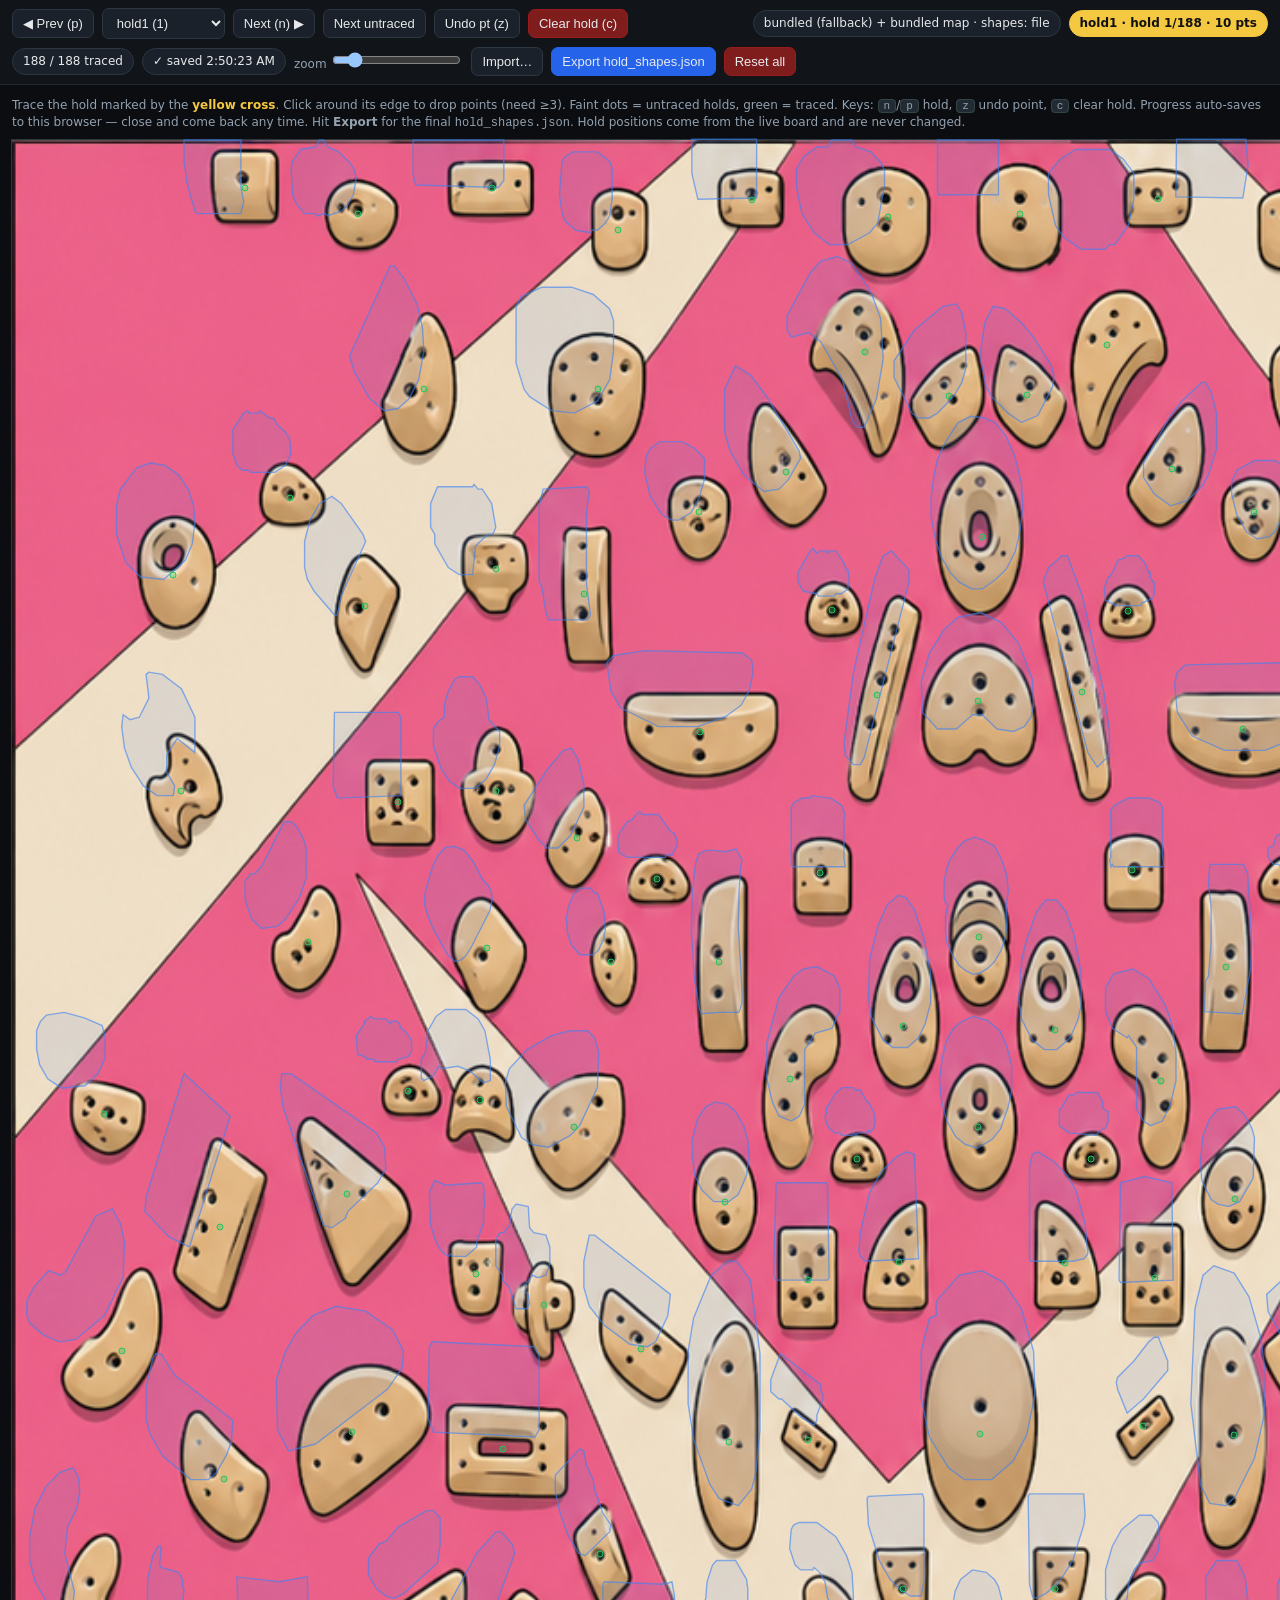
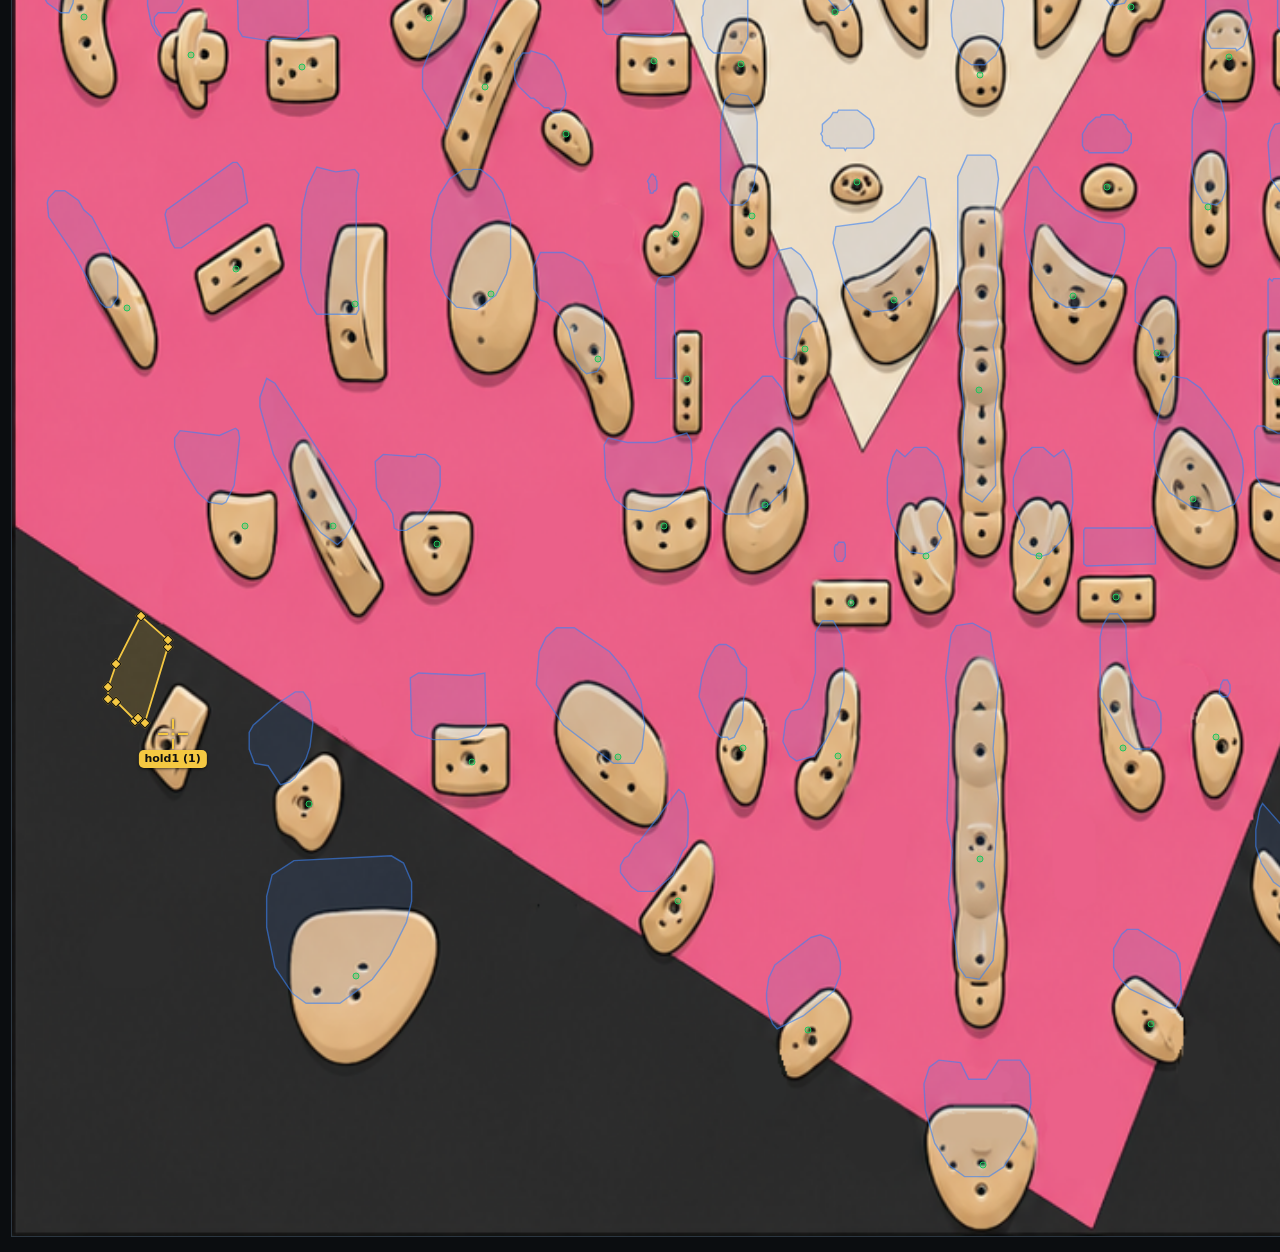
<file: trace_holds.html>
<!DOCTYPE html>
<html lang="en">
<head>
<meta charset="utf-8" />
<meta name="viewport" content="width=device-width, initial-scale=1" />
<title>Hold-shape tracer — ProjectBoard</title>
<style>
  :root { color-scheme: dark; }
  * { box-sizing: border-box; }
  body { margin: 0; font: 14px/1.4 system-ui, sans-serif; background: #0b0d10; color: #e7e9ec; }
  header { position: sticky; top: 0; z-index: 10; background: #11151a; border-bottom: 1px solid #222a33;
           padding: 8px 12px; display: flex; flex-wrap: wrap; gap: 8px; align-items: center; }
  header .grow { flex: 1 1 auto; }
  button, select { background: #1b212a; color: #e7e9ec; border: 1px solid #2c3742;
           border-radius: 7px; padding: 6px 10px; font-size: 13px; cursor: pointer; }
  button:hover { background: #232b36; }
  button.primary { background: #2563eb; border-color: #2563eb; }
  button.warn { background: #7f1d1d; border-color: #991b1b; }
  .pill { background: #1b212a; border: 1px solid #2c3742; border-radius: 999px; padding: 4px 10px; font-size: 12px; }
  .pill.cur { background: #f5c842; color: #111; font-weight: 700; border-color: #f5c842; }
  .hint { color: #93a1b0; font-size: 12px; }
  #stage { padding: 12px; }
  #frame { position: relative; display: inline-block; outline: 1px solid #2c3742; cursor: crosshair; }
  #frame img { display: block; width: 100%; height: auto; user-select: none; -webkit-user-drag: none; }
  /* polygons in stretched viewBox units (match the % board); markers in fixed px */
  #polys { position: absolute; inset: 0; width: 100%; height: 100%; pointer-events: none; overflow: visible; }
  .saved-poly { fill: rgba(59,130,246,0.10); stroke: rgba(59,130,246,0.6); stroke-width: 1.4px; vector-effect: non-scaling-stroke; }
  .cur-poly   { fill: rgba(245,200,66,0.16); stroke: #f5c842; stroke-width: 1.8px; vector-effect: non-scaling-stroke; }
  #markers { position: absolute; inset: 0; pointer-events: none; }
  .gdot { position: absolute; width: 7px; height: 7px; border-radius: 50%; transform: translate(-50%,-50%);
          background: rgba(255,255,255,0.10); border: 1px solid rgba(255,255,255,0.40); }
  .gdot.done { background: rgba(34,197,94,0.30); border-color: #22c55e; }
  .vtx { position: absolute; width: 8px; height: 8px; transform: translate(-50%,-50%) rotate(45deg);
         background: #f5c842; border: 1px solid #111; }
  .xhair { position: absolute; transform: translate(-50%,-50%); filter: drop-shadow(0 0 1.5px #000); }
  .xhair svg { display: block; }
  .xlabel { position: absolute; transform: translate(-50%, 16px); background: #f5c842; color: #111;
            font-weight: 700; font-size: 11px; padding: 1px 6px; border-radius: 5px; white-space: nowrap;
            box-shadow: 0 1px 3px rgba(0,0,0,0.6); }
  kbd { background: #222a33; border: 1px solid #344; border-radius: 4px; padding: 0 5px; font-size: 11px; }
</style>
</head>
<body>
<header>
  <button id="prev">◀ Prev (p)</button>
  <select id="jump" title="Jump to hold"></select>
  <button id="next">Next (n) ▶</button>
  <button id="nextTodo">Next untraced</button>
  <button id="undo">Undo pt (z)</button>
  <button id="clear" class="warn">Clear hold (c)</button>
  <span class="grow"></span>
  <span class="pill" id="imgLabel">loading…</span>
  <span class="pill cur" id="curLabel">—</span>
  <span class="pill" id="progress">0 / 0</span>
  <span class="pill" id="saved">auto-save on</span>
  <label class="hint">zoom <input id="zoom" type="range" min="1" max="5" step="0.25" value="1.5" /></label>
  <button id="importBtn">Import…</button>
  <button id="export" class="primary">Export hold_shapes.json</button>
  <button id="reset" class="warn">Reset all</button>
  <input id="importFile" type="file" accept="application/json" hidden />
</header>

<div id="stage">
  <p class="hint" style="margin:0 0 8px">
    Trace the hold marked by the <b style="color:#f5c842">yellow cross</b>. Click around its edge to drop points
    (need ≥3). Faint dots = untraced holds, green = traced. Keys: <kbd>n</kbd>/<kbd>p</kbd> hold,
    <kbd>z</kbd> undo point, <kbd>c</kbd> clear hold. Progress auto-saves to this browser — close and come back any time.
    Hit <b>Export</b> for the final <code>hold_shapes.json</code>. Hold positions come from the live board and are never changed.
  </p>
  <div id="frame">
    <img id="board" alt="board" />
    <svg id="polys" viewBox="0 0 100 100" preserveAspectRatio="none"></svg>
    <div id="markers"></div>
  </div>
</div>

<script>
(async function () {
  const $ = id => document.getElementById(id);
  const frame = $('frame'), polys = $('polys'), markers = $('markers'), board = $('board');
  const LS_SHAPES = 'pb_hold_shapes', LS_CUR = 'pb_hold_cur';

  // Public Supabase creds (anon key is a public key — safe to embed).
  const SUPA_URL = 'https://uqirowyfqwiceyjznosl.supabase.co';
  const ANON = 'eyJhbGciOiJIUzI1NiIsInR5cCI6IkpXVCJ9.eyJpc3MiOiJzdXBhYmFzZSIsInJlZiI6InVxaXJvd3lmcXdpY2V5anpub3NsIiwicm9sZSI6ImFub24iLCJpYXQiOjE3NzkyODMwMzAsImV4cCI6MjA5NDg1OTAzMH0.gOxEeiW9Ej1ol_w2qyAT2wvPGf8N8ECAwuJ4lO6GDpA';
  const BUCKET = 'board';

  const CROSS = '<svg width="30" height="30" viewBox="0 0 30 30">'
    + '<g stroke="#f5c842" stroke-width="2">'
    + '<line x1="15" y1="0" x2="15" y2="10"/><line x1="15" y1="20" x2="15" y2="30"/>'
    + '<line x1="0" y1="15" x2="10" y2="15"/><line x1="20" y1="15" x2="30" y2="15"/></g>'
    + '<circle cx="15" cy="15" r="1.6" fill="#f5c842"/></svg>';

  let holdMap = null, imgSrc = 'ProjectBoard.png', imgLabel = 'bundled (fallback)';
  let holds = [], shapes = {}, cur = 0, meta = null;

  const holdNum = h => parseInt(String(h).replace(/[^0-9]/g, ''), 10) || 0;
  const curHold = () => holds[cur];
  const ptsStr = pts => pts.map(p => p[0] + ',' + p[1]).join(' ');
  const tracedCount = () => holds.filter(h => (shapes[h] || []).length >= 3).length;

  function save() {
    try { localStorage.setItem(LS_SHAPES, JSON.stringify(shapes)); localStorage.setItem(LS_CUR, String(cur)); } catch (e) {}
    $('saved').textContent = '✓ saved ' + new Date().toLocaleTimeString();
  }

  // ── Load the LIVE board image + hold map (board_config), like the app does ──
  try {
    const r = await fetch(`${SUPA_URL}/rest/v1/board_config?wall=eq.HangoutPortland&select=image_path,updated_at,hold_map`,
      { headers: { apikey: ANON, Authorization: 'Bearer ' + ANON } });
    const row = (await r.json())[0];
    if (row) {
      if (row.image_path) {
        const ver = row.updated_at ? `?v=${encodeURIComponent(row.updated_at)}` : '';
        imgSrc = `${SUPA_URL}/storage/v1/object/public/${BUCKET}/${row.image_path}${ver}`;
        imgLabel = 'live: ' + row.image_path;
      }
      if (row.hold_map && Object.keys(row.hold_map).length) holdMap = row.hold_map;
    }
  } catch (e) { /* offline — fall back */ }
  if (!holdMap) {
    try { holdMap = await (await fetch('hold_map.json', { cache: 'no-cache' })).json(); imgLabel += ' + bundled map'; }
    catch (e) { holdMap = null; }
  }
  board.src = imgSrc;
  $('imgLabel').textContent = imgLabel;
  holds = holdMap ? Object.keys(holdMap).sort((a, b) => holdNum(a) - holdNum(b)) : [];
  // Without a map there is no hold to point the crosshair at, and render() would
  // throw on holdMap[undefined].x — stop here rather than leaving a dead page.
  if (!holds.length) {
    $('curLabel').textContent = 'no hold map';
    alert('Could not load a hold map (offline, or opened via file://). Serve this page over http and reload.');
    return;
  }

  // Resume from localStorage, but ALWAYS read the committed hold_shapes.json too:
  // register_shapes.py regenerates that file, and silently preferring a stale
  // browser copy means hand-fixing superseded outlines and exporting them back
  // over the auto-trace. When they differ, let the operator pick.
  let lsShapes = null, fileShapes = null;
  try { const ls = JSON.parse(localStorage.getItem(LS_SHAPES) || 'null'); if (ls && typeof ls === 'object') lsShapes = ls; } catch (e) {}
  try { const r = await fetch('hold_shapes.json', { cache: 'no-cache' }); if (r.ok) { const j = await r.json(); if (j && typeof j === 'object') fileShapes = j; } } catch (e) {}
  let shapeSrc = 'browser';
  if (lsShapes && Object.keys(lsShapes).length) {
    shapes = lsShapes;
    if (fileShapes && JSON.stringify(fileShapes) !== JSON.stringify(lsShapes)) {
      const msg = 'hold_shapes.json on disk differs from the progress saved in this browser.'
        + String.fromCharCode(10, 10)
        + 'OK = load the file (discards unexported browser edits)'
        + String.fromCharCode(10)
        + 'Cancel = keep the browser copy';
      if (confirm(msg)) {
        shapes = fileShapes; shapeSrc = 'file';
      } else { shapeSrc = 'browser (file differs!)'; }
    }
  } else if (fileShapes) {
    shapes = fileShapes; shapeSrc = 'file';
  }
  meta = shapes.__meta || (fileShapes && fileShapes.__meta) || null;
  delete shapes.__meta;                       // kept aside; re-attached on export
  $('imgLabel').textContent = imgLabel + ' · shapes: ' + shapeSrc;
  cur = Math.min(holds.length - 1, Math.max(0, parseInt(localStorage.getItem(LS_CUR) || '0', 10) || 0));

  // jump dropdown
  $('jump').innerHTML = holds.map((h, i) => `<option value="${i}">${h} (${holdNum(h)})</option>`).join('');

  function render(scroll) {
    const h = curHold();
    // polygons
    let ps = '';
    holds.forEach(g => { if (g === h) return; const pts = shapes[g]; if (pts && pts.length >= 2) ps += `<polygon class="saved-poly" points="${ptsStr(pts)}"/>`; });
    const cpts = shapes[h] || [];
    if (cpts.length >= 2) ps += `<polygon class="cur-poly" points="${ptsStr(cpts)}"/>`;
    polys.innerHTML = ps;
    // markers (fixed px)
    let ms = '';
    holds.forEach(g => { if (g === h) return; const p = holdMap[g]; const done = (shapes[g] || []).length >= 3; ms += `<div class="gdot ${done ? 'done' : ''}" style="left:${p.x}%;top:${p.y}%"></div>`; });
    cpts.forEach(p => { ms += `<div class="vtx" style="left:${p[0]}%;top:${p[1]}%"></div>`; });
    const ch = holdMap[h];
    ms += `<div class="xhair" id="xhair" style="left:${ch.x}%;top:${ch.y}%">${CROSS}</div>`;
    ms += `<div class="xlabel" style="left:${ch.x}%;top:${ch.y}%">${h} (${holdNum(h)})</div>`;
    markers.innerHTML = ms;
    // header
    $('curLabel').textContent = `${h} · hold ${cur + 1}/${holds.length} · ${cpts.length} pts`;
    $('progress').textContent = `${tracedCount()} / ${holds.length} traced`;
    $('jump').value = String(cur);
    if (scroll) { const x = $('xhair'); if (x) x.scrollIntoView({ block: 'center', inline: 'center', behavior: 'smooth' }); }
    save();
  }

  function goTo(idx) { cur = (idx + holds.length) % holds.length; render(true); }
  function nextTodo() {
    for (let i = 1; i <= holds.length; i++) { const idx = (cur + i) % holds.length; if ((shapes[holds[idx]] || []).length < 3) return goTo(idx); }
    alert('All holds have ≥3 points 🎉');
  }

  frame.addEventListener('click', e => {
    const r = frame.getBoundingClientRect();
    const x = +(((e.clientX - r.left) / r.width) * 100).toFixed(2);
    const y = +(((e.clientY - r.top) / r.height) * 100).toFixed(2);
    (shapes[curHold()] = shapes[curHold()] || []).push([x, y]);
    render(false);
  });

  $('prev').onclick = () => goTo(cur - 1);
  $('next').onclick = () => goTo(cur + 1);
  $('nextTodo').onclick = nextTodo;
  $('undo').onclick = () => { (shapes[curHold()] || []).pop(); render(false); };
  $('clear').onclick = () => { delete shapes[curHold()]; render(false); };
  $('jump').onchange = e => goTo(parseInt(e.target.value, 10));

  document.addEventListener('keydown', e => {
    if (e.target.tagName === 'INPUT' || e.target.tagName === 'SELECT') return;
    if (e.key === 'n' || e.key === 'Enter') { goTo(cur + 1); e.preventDefault(); }
    else if (e.key === 'p') goTo(cur - 1);
    else if (e.key === 'z' || e.key === 'Backspace') { (shapes[curHold()] || []).pop(); render(false); e.preventDefault(); }
    else if (e.key === 'c') { delete shapes[curHold()]; render(false); }
  });

  function sizeFrame() {
    const base = window.innerWidth - 28;
    frame.style.width = (base * parseFloat($('zoom').value)) + 'px';
  }
  $('zoom').oninput = sizeFrame;
  window.addEventListener('resize', sizeFrame);
  board.addEventListener('load', sizeFrame);
  sizeFrame();

  $('export').onclick = () => {
    const out = {};
    // __meta.board_updated_at tells the app which board these were traced against;
    // drop it and the app disables the shape overlay entirely.
    if (meta) out.__meta = meta;
    Object.keys(shapes).forEach(h => { if ((shapes[h] || []).length >= 3) out[h] = shapes[h]; });
    const blob = new Blob([JSON.stringify(out)], { type: 'application/json' });
    const a = document.createElement('a');
    a.href = URL.createObjectURL(blob); a.download = 'hold_shapes.json'; a.click();
    URL.revokeObjectURL(a.href);
  };
  $('importBtn').onclick = () => $('importFile').click();
  $('importFile').onchange = e => {
    const f = e.target.files[0]; if (!f) return;
    const rd = new FileReader();
    rd.onload = () => {
      try {
        shapes = JSON.parse(rd.result) || {};
        if (shapes.__meta) { meta = shapes.__meta; delete shapes.__meta; }
        render(false);
      } catch (err) { alert('Bad JSON'); }
    };
    rd.readAsText(f);
  };
  $('reset').onclick = () => {
    if (!confirm('Erase ALL traced shapes from this browser? (Export first if you want to keep them.)')) return;
    shapes = {}; try { localStorage.removeItem(LS_SHAPES); } catch (e) {} render(false);
  };

  render(true);
})();
</script>
</body>
</html>
</file>
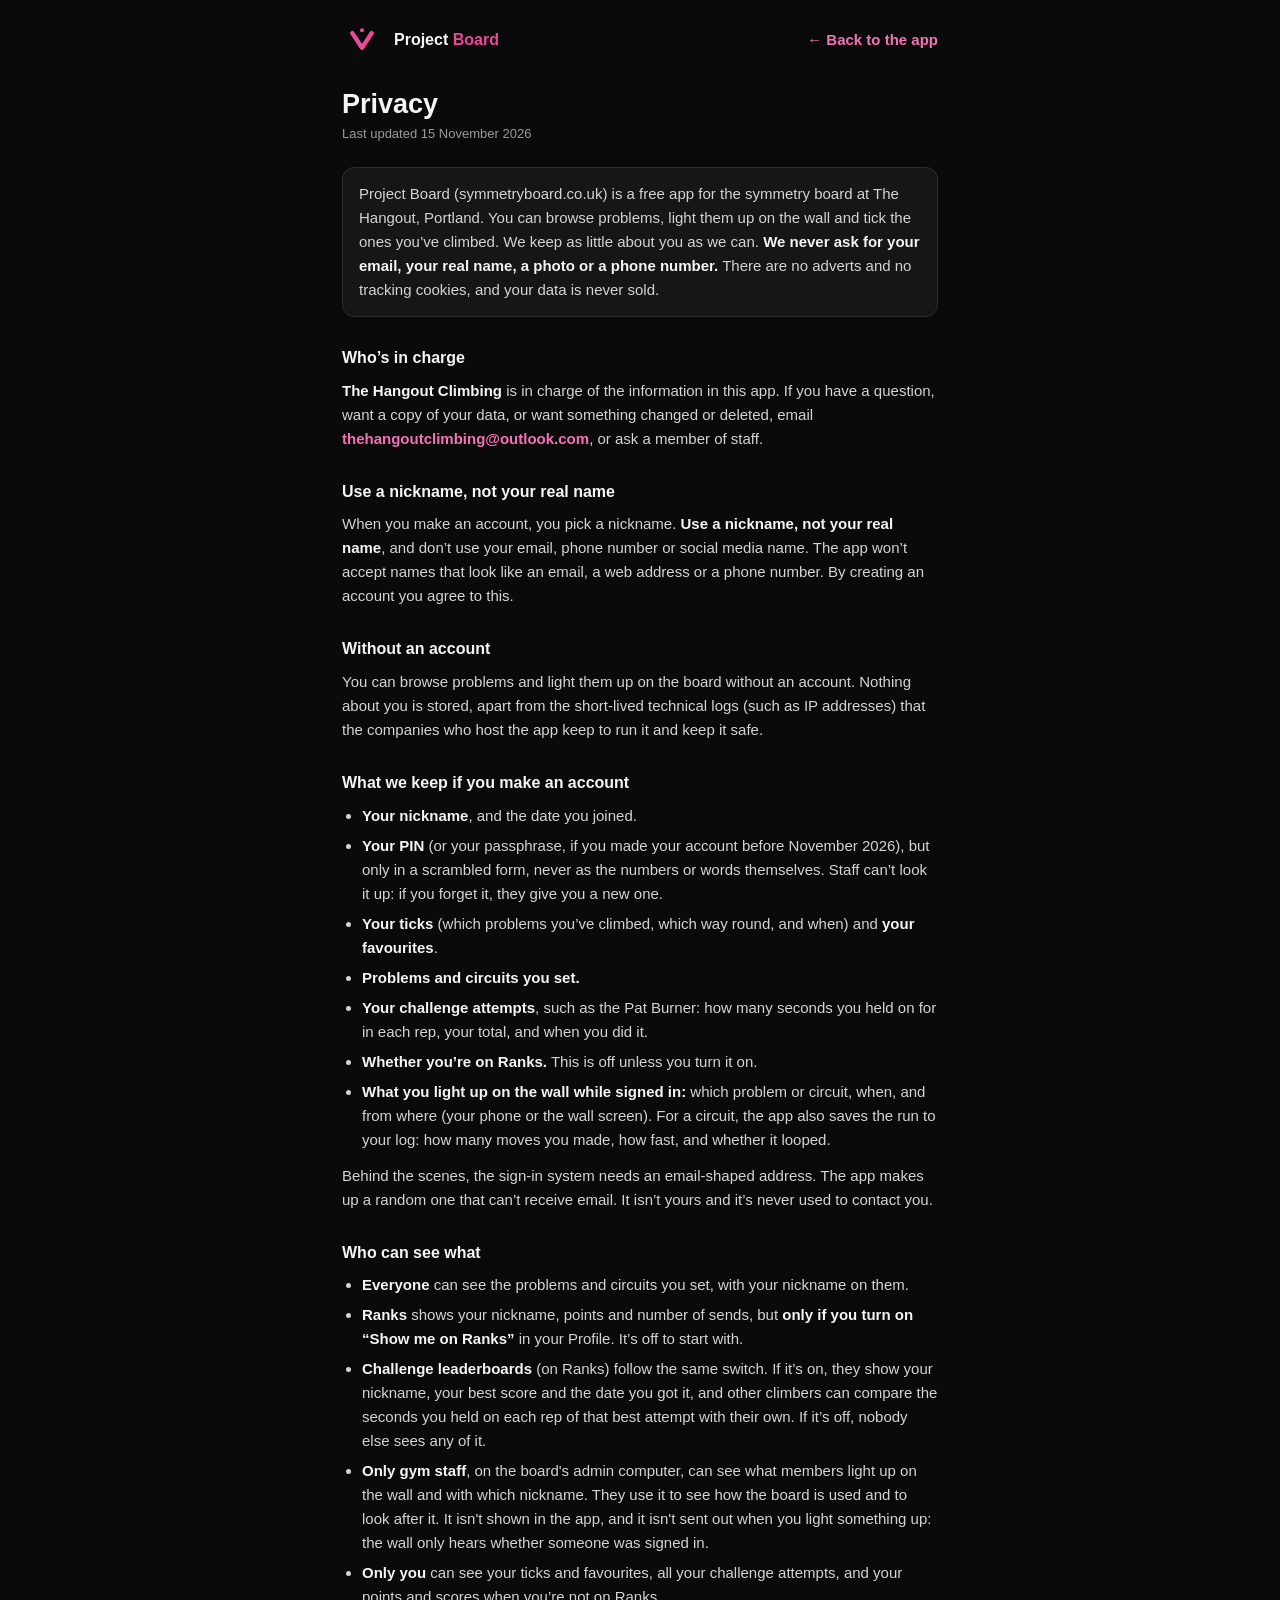
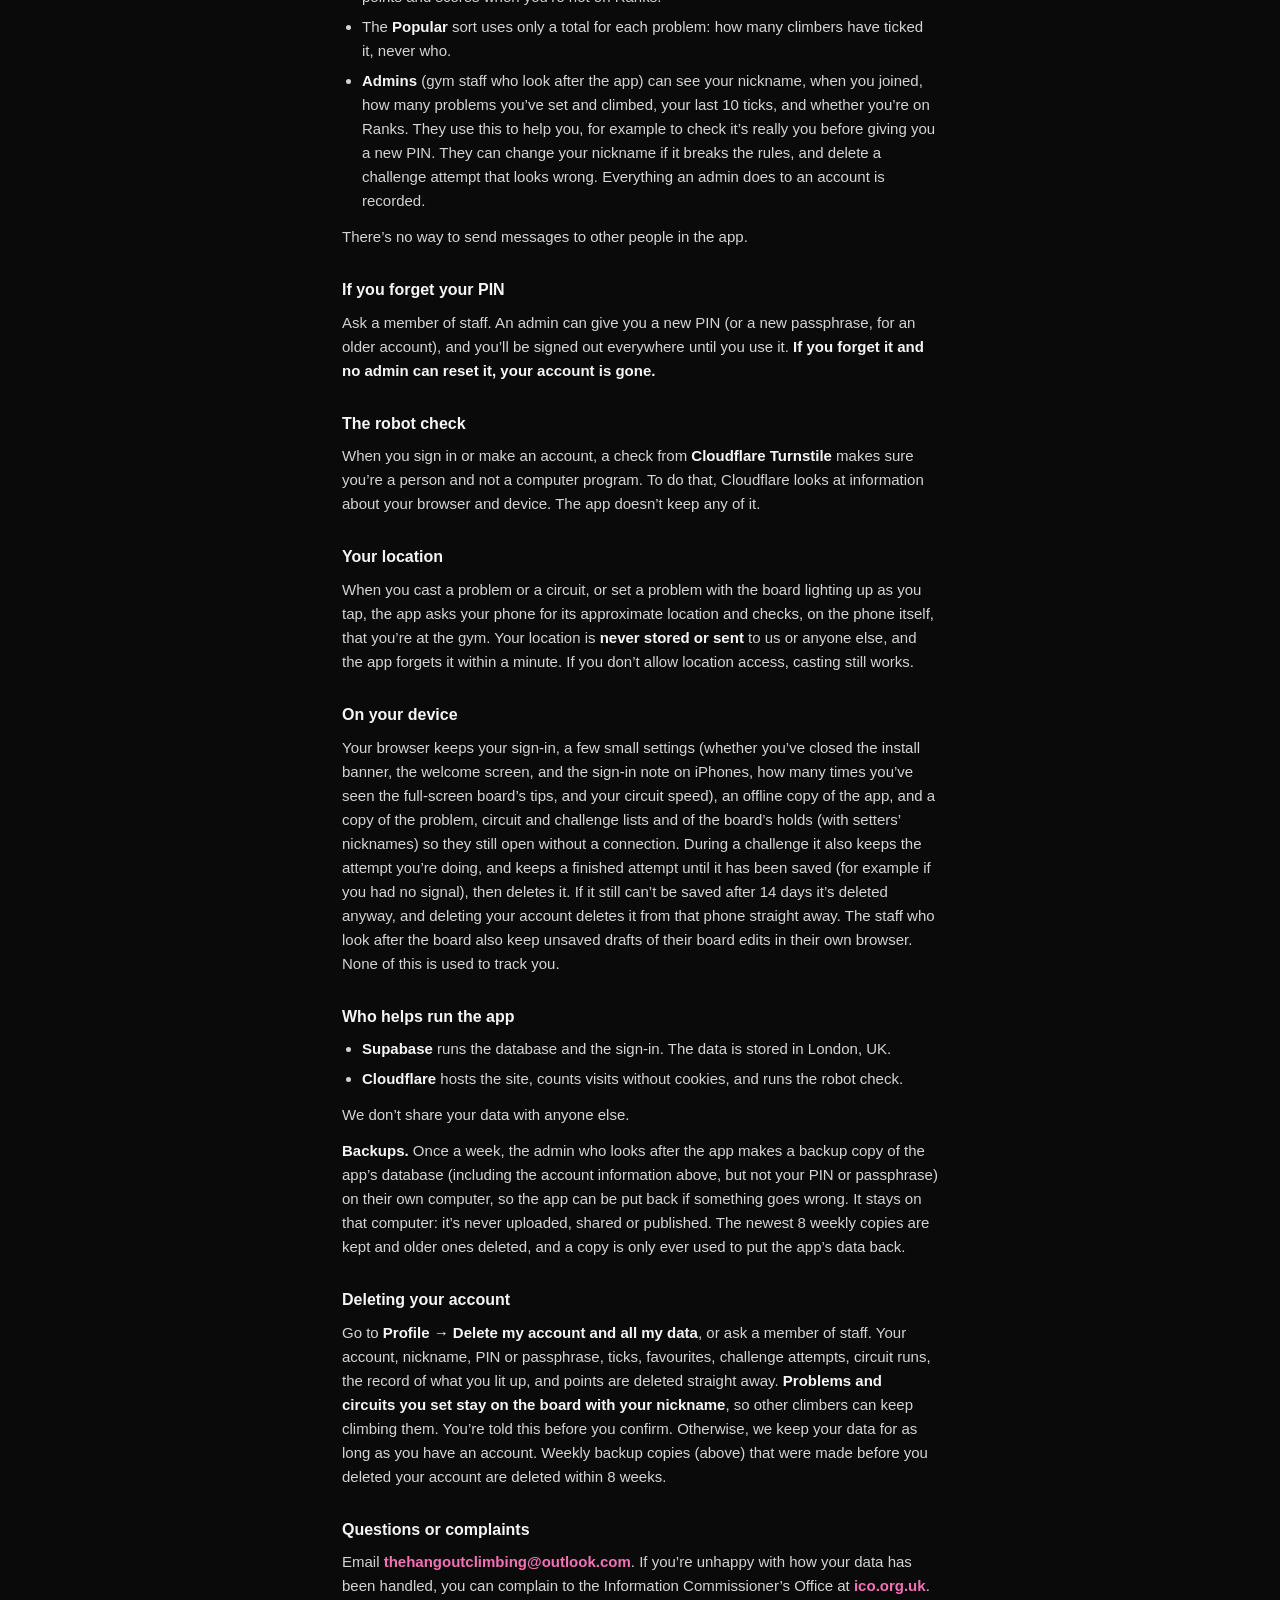
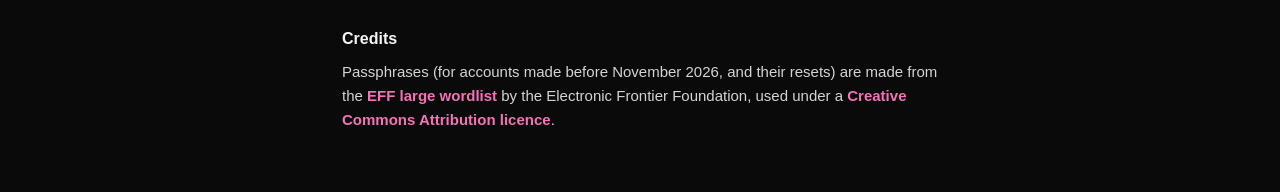
<file: app/privacy.html>
<!DOCTYPE html>
<html lang="en">
<head>
  <meta charset="UTF-8" />
  <meta name="viewport" content="width=device-width, initial-scale=1.0, viewport-fit=cover" />
  <meta name="theme-color" content="#0a0a0a" />
  <title>Privacy — Project Board</title>
  <meta name="description" content="What Project Board stores about you, and why." />
  <link rel="manifest" href="manifest.json" />
  <link rel="icon" href="icon.svg" type="image/svg+xml" />
  <link rel="apple-touch-icon" href="apple-touch-icon.png" />
  <!-- Shares the app's design tokens (tokens.css) and body styles (styles.css). -->
  <link rel="stylesheet" href="tokens.css" />
  <link rel="stylesheet" href="styles.css" />
  <style>
    .privacy {
      max-width: 640px;
      margin: 0 auto;
      padding: calc(env(safe-area-inset-top) + 20px) 22px calc(env(safe-area-inset-bottom) + 48px);
      line-height: 1.6;
      font-size: var(--text-base);
    }
    .privacy-head { display: flex; align-items: center; gap: 12px; margin-bottom: 28px; }
    .privacy-head img { width: 40px; height: 40px; border-radius: var(--radius-md); }
    .privacy-head .name { font-weight: 800; font-size: var(--text-lg); }
    .privacy-head .name span { color: var(--accent); }
    .privacy-head .back { margin-left: auto; }
    .privacy h1 { font-size: var(--text-5xl); font-weight: 800; line-height: 1.2; }
    .privacy .updated { color: var(--text-muted); font-size: var(--text-sm); margin: 4px 0 22px; }
    .privacy h2 { font-size: var(--text-lg); font-weight: 800; margin: 28px 0 8px; }
    .privacy p, .privacy ul { color: var(--text-soft); margin-bottom: 12px; }
    .privacy ul { padding-left: 20px; }
    .privacy li { margin-bottom: 6px; }
    .privacy b { color: var(--text); }
    .privacy .summary {
      background: var(--surface);
      border: 1px solid var(--border);
      border-radius: var(--radius);
      padding: 14px 16px;
    }
  </style>
</head>
<body>
<main class="privacy">
  <div class="privacy-head">
    <img src="icon.svg" alt="" />
    <div class="name">Project<span> Board</span></div>
    <a class="link back" href="./">← Back to the app</a>
  </div>

  <h1>Privacy</h1>
  <p class="updated">Last updated 15 November 2026</p>

  <p class="summary">Project Board (symmetryboard.co.uk) is a free app for the symmetry board at The Hangout, Portland. You can browse problems, light them up on the wall and tick the ones you’ve climbed. We keep as little about you as we can. <b>We never ask for your email, your real name, a photo or a phone number.</b> There are no adverts and no tracking cookies, and your data is never sold.</p>

  <h2>Who’s in charge</h2>
  <p><b>The Hangout Climbing</b> is in charge of the information in this app. If you have a question, want a copy of your data, or want something changed or deleted, email <a class="link" href="mailto:thehangoutclimbing@outlook.com">thehangoutclimbing@outlook.com</a>, or ask a member of staff.</p>

  <h2>Use a nickname, not your real name</h2>
  <p>When you make an account, you pick a nickname. <b>Use a nickname, not your real name</b>, and don’t use your email, phone number or social media name. The app won’t accept names that look like an email, a web address or a phone number. By creating an account you agree to this.</p>

  <h2>Without an account</h2>
  <p>You can browse problems and light them up on the board without an account. Nothing about you is stored, apart from the short-lived technical logs (such as IP addresses) that the companies who host the app keep to run it and keep it safe.</p>

  <h2>What we keep if you make an account</h2>
  <ul>
    <li><b>Your nickname</b>, and the date you joined.</li>
    <li><b>Your PIN</b> (or your passphrase, if you made your account before November 2026), but only in a scrambled form, never as the numbers or words themselves. Staff can’t look it up: if you forget it, they give you a new one.</li>
    <li><b>Your ticks</b> (which problems you’ve climbed, which way round, and when) and <b>your favourites</b>.</li>
    <li><b>Problems and circuits you set.</b></li>
    <li><b>Your challenge attempts</b>, such as the Pat Burner: how many seconds you held on for in each rep, your total, and when you did it.</li>
    <li><b>Whether you’re on Ranks.</b> This is off unless you turn it on.</li>
    <li><b>What you light up on the wall while signed in:</b> which problem or circuit, when, and from where (your phone or the wall screen). For a circuit, the app also saves the run to your log: how many moves you made, how fast, and whether it looped.</li>
  </ul>
  <p>Behind the scenes, the sign-in system needs an email-shaped address. The app makes up a random one that can’t receive email. It isn’t yours and it’s never used to contact you.</p>

  <h2>Who can see what</h2>
  <ul>
    <li><b>Everyone</b> can see the problems and circuits you set, with your nickname on them.</li>
    <li><b>Ranks</b> shows your nickname, points and number of sends, but <b>only if you turn on “Show me on Ranks”</b> in your Profile. It’s off to start with.</li>
    <li><b>Challenge leaderboards</b> (on Ranks) follow the same switch. If it’s on, they show your nickname, your best score and the date you got it, and other climbers can compare the seconds you held on each rep of that best attempt with their own. If it’s off, nobody else sees any of it.</li>
    <li><b>Only gym staff</b>, on the board's admin computer, can see what members light up on the wall and with which nickname. They use it to see how the board is used and to look after it. It isn't shown in the app, and it isn't sent out when you light something up: the wall only hears whether someone was signed in.</li>
    <li><b>Only you</b> can see your ticks and favourites, all your challenge attempts, and your points and scores when you’re not on Ranks.</li>
    <li>The <b>Popular</b> sort uses only a total for each problem: how many climbers have ticked it, never who.</li>
    <li><b>Admins</b> (gym staff who look after the app) can see your nickname, when you joined, how many problems you’ve set and climbed, your last 10 ticks, and whether you’re on Ranks. They use this to help you, for example to check it’s really you before giving you a new PIN. They can change your nickname if it breaks the rules, and delete a challenge attempt that looks wrong. Everything an admin does to an account is recorded.</li>
  </ul>
  <p>There’s no way to send messages to other people in the app.</p>

  <h2>If you forget your PIN</h2>
  <p>Ask a member of staff. An admin can give you a new PIN (or a new passphrase, for an older account), and you’ll be signed out everywhere until you use it. <b>If you forget it and no admin can reset it, your account is gone.</b></p>

  <h2>The robot check</h2>
  <p>When you sign in or make an account, a check from <b>Cloudflare Turnstile</b> makes sure you’re a person and not a computer program. To do that, Cloudflare looks at information about your browser and device. The app doesn’t keep any of it.</p>

  <h2>Your location</h2>
  <p>When you cast a problem or a circuit, or set a problem with the board lighting up as you tap, the app asks your phone for its approximate location and checks, on the phone itself, that you’re at the gym. Your location is <b>never stored or sent</b> to us or anyone else, and the app forgets it within a minute. If you don’t allow location access, casting still works.</p>

  <h2>On your device</h2>
  <p>Your browser keeps your sign-in, a few small settings (whether you’ve closed the install banner, the welcome screen, and the sign-in note on iPhones, how many times you’ve seen the full-screen board’s tips, and your circuit speed), an offline copy of the app, and a copy of the problem, circuit and challenge lists and of the board’s holds (with setters’ nicknames) so they still open without a connection. During a challenge it also keeps the attempt you’re doing, and keeps a finished attempt until it has been saved (for example if you had no signal), then deletes it. If it still can’t be saved after 14 days it’s deleted anyway, and deleting your account deletes it from that phone straight away. The staff who look after the board also keep unsaved drafts of their board edits in their own browser. None of this is used to track you.</p>

  <h2>Who helps run the app</h2>
  <ul>
    <li><b>Supabase</b> runs the database and the sign-in. The data is stored in London, UK.</li>
    <li><b>Cloudflare</b> hosts the site, counts visits without cookies, and runs the robot check.</li>
  </ul>
  <p>We don’t share your data with anyone else.</p>
  <p><b>Backups.</b> Once a week, the admin who looks after the app makes a backup copy of the app’s database (including the account information above, but not your PIN or passphrase) on their own computer, so the app can be put back if something goes wrong. It stays on that computer: it’s never uploaded, shared or published. The newest 8 weekly copies are kept and older ones deleted, and a copy is only ever used to put the app’s data back.</p>

  <h2>Deleting your account</h2>
  <p>Go to <b>Profile → Delete my account and all my data</b>, or ask a member of staff. Your account, nickname, PIN or passphrase, ticks, favourites, challenge attempts, circuit runs, the record of what you lit up, and points are deleted straight away. <b>Problems and circuits you set stay on the board with your nickname</b>, so other climbers can keep climbing them. You’re told this before you confirm. Otherwise, we keep your data for as long as you have an account. Weekly backup copies (above) that were made before you deleted your account are deleted within 8 weeks.</p>

  <h2>Questions or complaints</h2>
  <p>Email <a class="link" href="mailto:thehangoutclimbing@outlook.com">thehangoutclimbing@outlook.com</a>. If you’re unhappy with how your data has been handled, you can complain to the Information Commissioner’s Office at <a class="link" href="https://ico.org.uk" rel="noopener">ico.org.uk</a>.</p>

  <h2>Credits</h2>
  <p>Passphrases (for accounts made before November 2026, and their resets) are made from the <a class="link" href="https://www.eff.org/deeplinks/2016/07/new-wordlists-random-passphrases" rel="noopener">EFF large wordlist</a> by the Electronic Frontier Foundation, used under a <a class="link" href="https://www.eff.org/copyright" rel="noopener">Creative Commons Attribution licence</a>.</p>
</main>
</body>
</html>
</file>
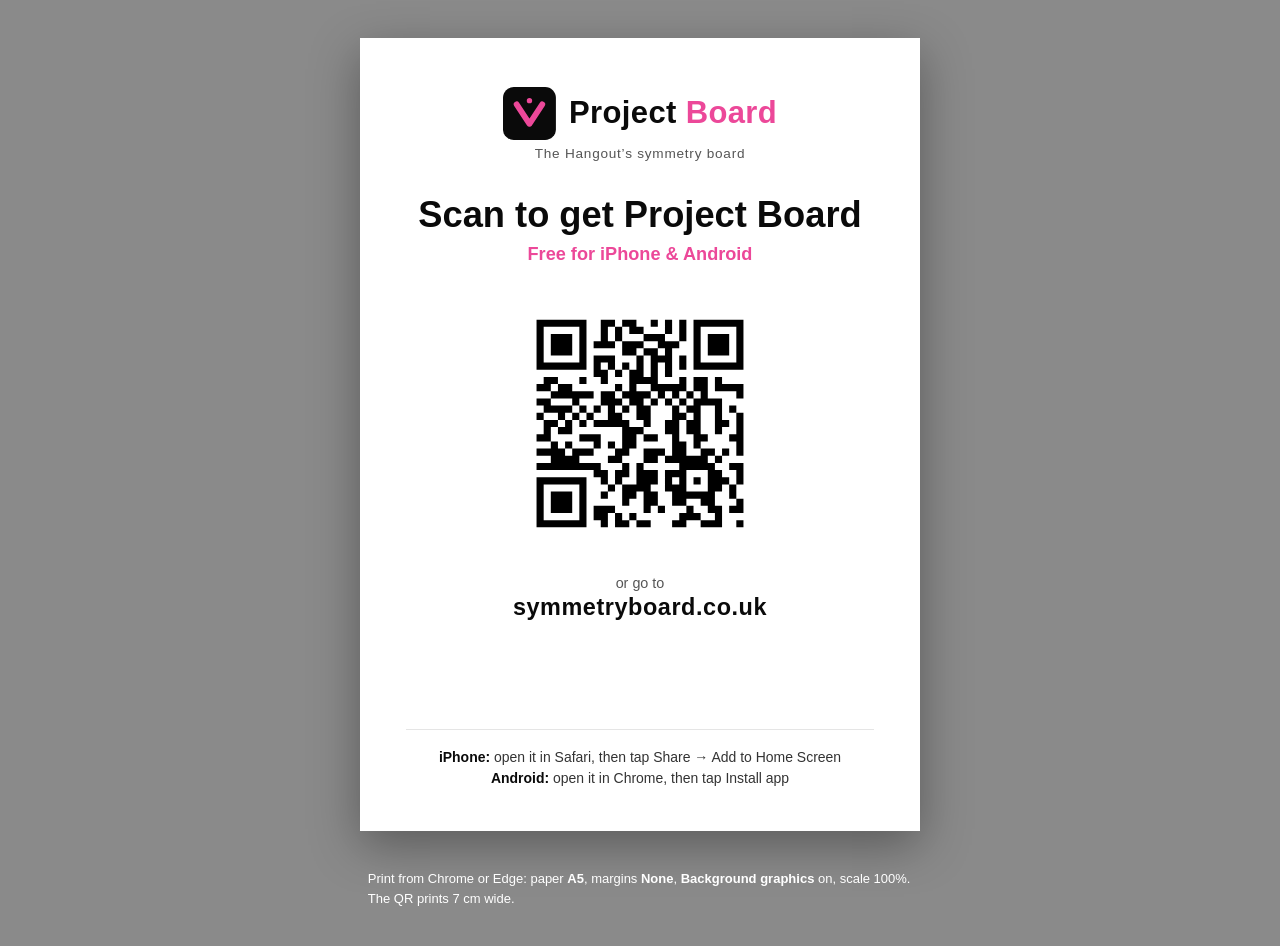
<file: print/poster.html>
<!DOCTYPE html>
<html lang="en">
<head>
  <meta charset="UTF-8" />
  <meta name="viewport" content="width=device-width, initial-scale=1.0" />
  <title>Project Board poster (A5)</title>
  <!--
    The A5 poster beside the symmetry board. Open this file in Chrome/Edge and
    print to PDF: paper size A5, margins None, "Background graphics" ON, scale 100%.
    The QR (qr-scan.svg, from make_qr.py) must stay 6–8 cm wide — it's 7 cm here.
    Print on matte stock or laminate matte (gloss glares under the gym lights) and
    mount at chest height beside the board. Not deployed: print/ isn't in build.sh.
  -->
  <style>
    @page { size: A5 portrait; margin: 0; }
    * { box-sizing: border-box; margin: 0; padding: 0; }
    html { -webkit-print-color-adjust: exact; print-color-adjust: exact; }
    body {
      font-family: -apple-system, BlinkMacSystemFont, 'Segoe UI', Roboto, 'Helvetica Neue', Arial, sans-serif;
      color: #0a0a0a;
      background: #8a8a8a;
    }

    .sheet {
      width: 148mm;
      height: 210mm;
      margin: 10mm auto;
      padding: 13mm 12mm 11mm;
      background: #fff;
      box-shadow: 0 4mm 12mm rgba(0,0,0,0.35);
      display: flex;
      flex-direction: column;
      align-items: center;
      text-align: center;
      overflow: hidden;
    }

    .brand { display: flex; align-items: center; gap: 3.5mm; }
    .brand svg { width: 14mm; height: 14mm; display: block; }
    .brand .name { font-size: 8.2mm; font-weight: 800; letter-spacing: 0.1mm; }
    .brand .name span { color: #ec4899; }
    .where { margin-top: 1.6mm; font-size: 3.6mm; color: #555; letter-spacing: 0.2mm; }

    h1 { margin-top: 9mm; font-size: 9.6mm; font-weight: 800; line-height: 1.12; }
    .free { margin-top: 2.2mm; font-size: 4.8mm; font-weight: 600; color: #ec4899; }

    .qr { margin-top: 7mm; width: 70mm; height: 70mm; display: block; }

    .url { margin-top: 5mm; font-size: 3.8mm; color: #555; }
    .url b { display: block; margin-top: 0.8mm; font-size: 6.2mm; font-weight: 800; color: #0a0a0a; letter-spacing: 0.15mm; }

    .hints {
      margin-top: auto;
      width: 100%;
      border-top: 0.35mm solid #e5e5e5;
      padding-top: 4.5mm;
      font-size: 3.7mm;
      line-height: 1.55;
      color: #333;
    }
    .hints b { color: #0a0a0a; }

    /* Screen-only helper, never printed */
    .howto {
      max-width: 148mm;
      margin: 0 auto 10mm;
      padding: 0 2mm;
      font-size: 13px;
      line-height: 1.5;
      color: #fff;
    }

    @media print {
      body { background: none; }
      .sheet { margin: 0; box-shadow: none; }
      .howto { display: none; }
    }
  </style>
</head>
<body>
  <main class="sheet">
    <div class="brand">
      <!-- icon.svg, inlined so the poster has no other dependencies -->
      <svg viewBox="0 0 512 512" aria-hidden="true">
        <rect width="512" height="512" rx="104" fill="#0a0a0a"/>
        <path d="M132 168 L256 356 L380 168" fill="none" stroke="#ec4899" stroke-width="56" stroke-linejoin="round" stroke-linecap="round"/>
        <circle cx="256" cy="132" r="26" fill="#ec4899"/>
      </svg>
      <div class="name">Project<span> Board</span></div>
    </div>
    <p class="where">The Hangout’s symmetry board</p>

    <h1>Scan to get Project Board</h1>
    <p class="free">Free for iPhone &amp; Android</p>

    <img class="qr" src="qr-scan.svg" alt="QR code linking to symmetryboard.co.uk" />

    <p class="url">or go to <b>symmetryboard.co.uk</b></p>

    <p class="hints">
      <b>iPhone:</b> open it in Safari, then tap Share → Add to Home Screen<br />
      <b>Android:</b> open it in Chrome, then tap Install app
    </p>
  </main>

  <p class="howto">Print from Chrome or Edge: paper <b>A5</b>, margins <b>None</b>, <b>Background graphics</b> on, scale 100%. The QR prints 7 cm wide.</p>
</body>
</html>
</file>
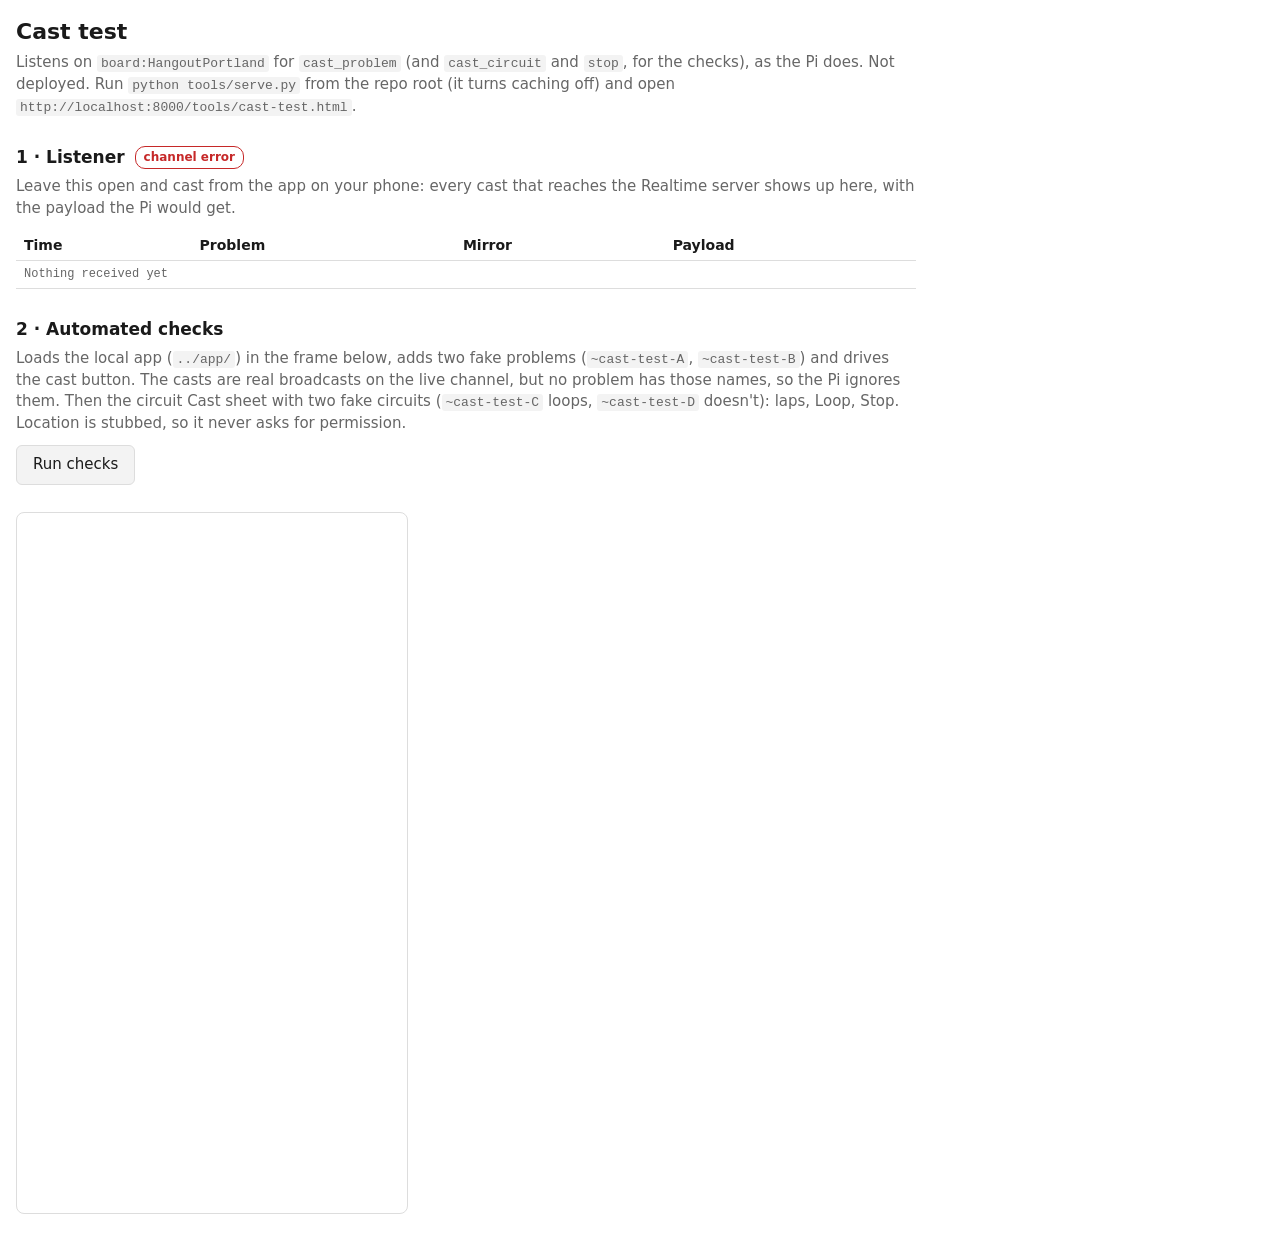
<file: tools/cast-test.html>
<!DOCTYPE html>
<html lang="en">
<head>
<meta charset="utf-8">
<meta name="viewport" content="width=device-width, initial-scale=1">
<title>Cast Test</title>
<link rel="stylesheet" href="cast-test.css">
</head>
<body>
  <header>
    <h1>Cast test</h1>
    <p>Listens on <code>board:HangoutPortland</code> for <code>cast_problem</code> (and <code>cast_circuit</code> and <code>stop</code>, for the checks), as the Pi does.
       Not deployed. Run <code>python tools/serve.py</code> from the repo root (it turns caching off) and open
       <code>http://localhost:8000/tools/cast-test.html</code>.</p>
  </header>

  <section>
    <h2>1 · Listener <span id="listen-state" class="pill">connecting…</span></h2>
    <p class="hint">Leave this open and cast from the app on your phone: every cast that reaches the
       Realtime server shows up here, with the payload the Pi would get.</p>
    <table>
      <thead><tr><th>Time</th><th>Problem</th><th>Mirror</th><th>Payload</th></tr></thead>
      <tbody id="log"><tr class="empty"><td colspan="4">Nothing received yet</td></tr></tbody>
    </table>
  </section>

  <section>
    <h2>2 · Automated checks</h2>
    <p class="hint">Loads the local app (<code>../app/</code>) in the frame below, adds two fake problems
       (<code>~cast-test-A</code>, <code>~cast-test-B</code>) and drives the cast button. The casts are real
       broadcasts on the live channel, but no problem has those names, so the Pi ignores them. Then the circuit
       Cast sheet with two fake circuits (<code>~cast-test-C</code> loops, <code>~cast-test-D</code> doesn't):
       laps, Loop, Stop.
       Location is stubbed, so it never asks for permission.</p>
    <button id="run" type="button">Run checks</button>
    <ol id="results"></ol>
    <iframe id="app" title="The app under test"></iframe>
  </section>

  <script src="../app/supabase-js-2.116.0.js"></script>
  <script src="cast-test.js"></script>
</body>
</html>
</file>
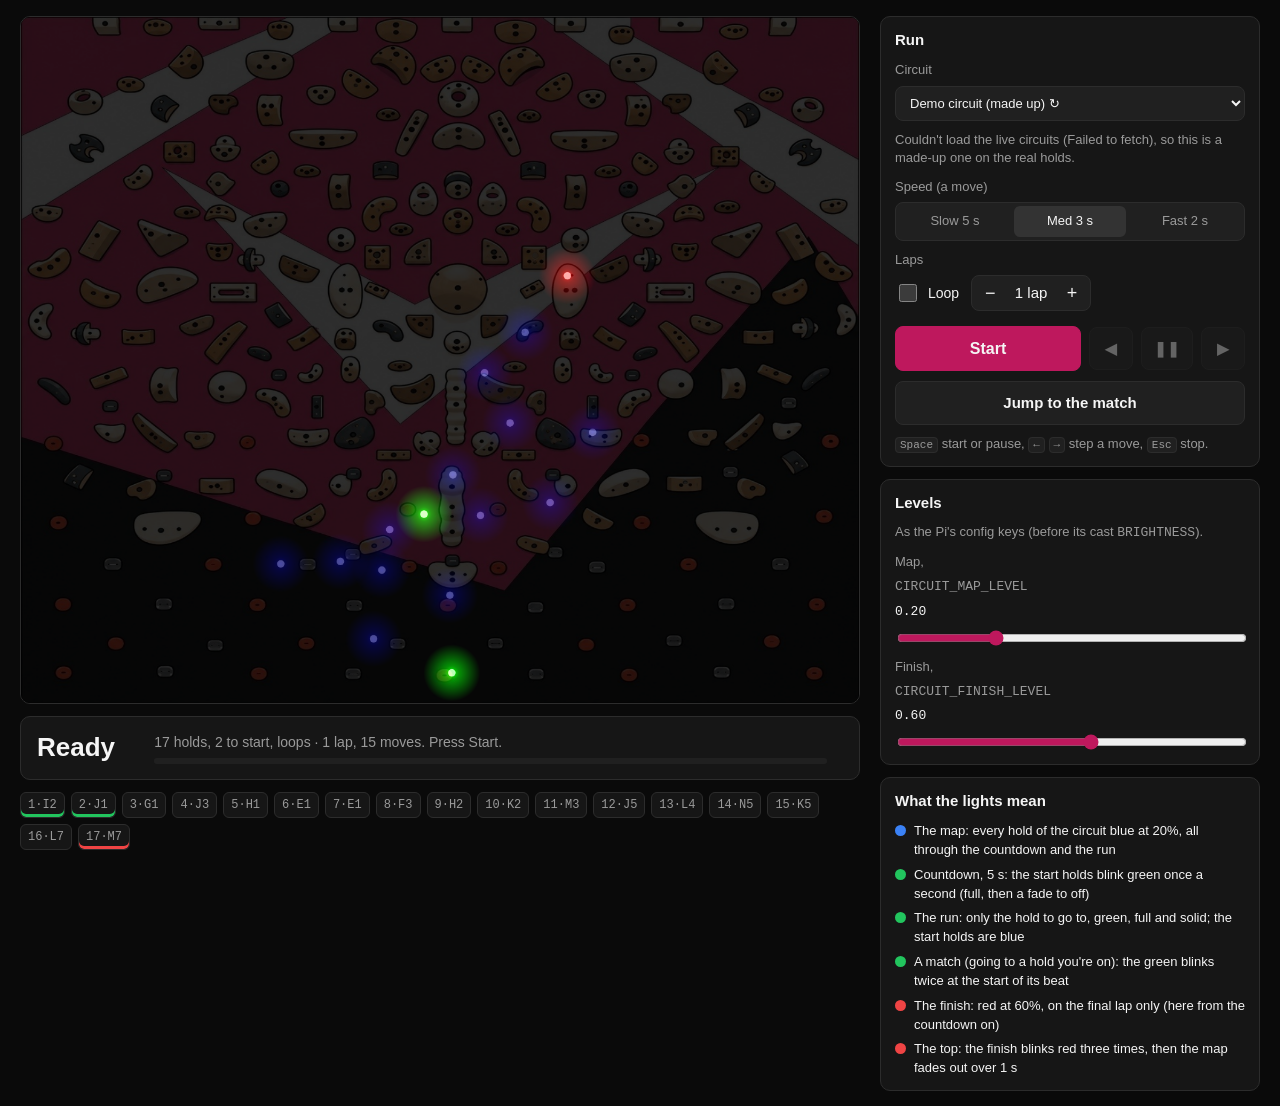
<file: tools/circuit-led-simulator.html>
<!DOCTYPE html>
<html lang="en-GB">
<head>
<meta charset="utf-8">
<meta name="viewport" content="width=device-width, initial-scale=1">
<title>Circuit LED simulator · Project Board</title>
<!--
  The circuit LED look on the board, simulated: "map and next hold" (Ross, 5 Nov 2026;
  it replaced direction 4, "Pulse and fade", and the circuit-track lighting).
  A PORT OF pi/listener/circuit.py, kept in step with it: runFrame() here is Run.layers()
  there (blink(), matchOn(), the laps, the top). Change both together; contract 8.3
  (docs/cast-contract.md). Open it from the repo (tools/circuit-led-simulator.html) so the
  board photo loads from ../app/; the circuits are read live with the public anon key.
-->
<style>
  :root {
    color-scheme: dark;
    --bg: #0a0a0a; --surface: #161616; --surface2: #202020; --border: #2c2c2c;
    --accent: #be185d; --accent-hover: #db2777;
    --start: #22c55e; --int: #3b82f6; --finish: #ef4444;
    --text: #f5f5f5; --muted: #9a9a9a; --faint: #55556a;
    --font: -apple-system, BlinkMacSystemFont, 'Segoe UI', Roboto, sans-serif;
    --mono: ui-monospace, SFMono-Regular, Menlo, Consolas, monospace;
    --r: 10px;
  }
  * { box-sizing: border-box; }
  body { margin: 0; background: var(--bg); color: var(--text); font: 15px/1.45 var(--font); }
  main { display: grid; grid-template-columns: minmax(0, 1fr) 380px; gap: 20px; padding: 16px 20px; max-width: 1560px; margin: 0 auto; }
  @media (max-width: 960px) { main { grid-template-columns: 1fr; padding: 16px; } }

  .stage { display: flex; flex-direction: column; gap: 12px; min-width: 0; }
  .board-wrap { position: relative; background: #000; border-radius: var(--r); overflow: hidden; border: 1px solid var(--border); }
  canvas { display: block; width: auto; height: auto; max-width: 100%; max-height: calc(100vh - 190px); margin: 0 auto; }
  @media (max-width: 960px) { canvas { max-height: none; width: 100%; } }
  .big-count { position: absolute; inset: 0; display: grid; place-items: center; pointer-events: none;
    font-size: clamp(60px, 14vw, 180px); font-weight: 800; color: transparent; }

  .readout { display: grid; grid-template-columns: auto 1fr auto; align-items: center; gap: 16px;
    background: var(--surface); border: 1px solid var(--border); border-radius: var(--r); padding: 12px 16px; }
  .phase { font-size: 26px; font-weight: 700; min-width: 7ch; }
  .sub { color: var(--muted); font-size: 14px; }
  .beatbar { height: 6px; background: var(--surface2); border-radius: 3px; overflow: hidden; margin-top: 6px; }
  .beatbar i { display: block; height: 100%; width: 0; background: var(--start); }
  .now { font-size: 14px; display: grid; gap: 2px; text-align: right; }
  .now b { font-weight: 600; }

  .seq { display: flex; flex-wrap: wrap; gap: 6px; }
  .chip { font: 12px/1 var(--mono); padding: 6px 7px; border-radius: 6px; background: var(--surface); border: 1px solid var(--border); color: var(--muted); }
  .chip.done { color: #444; border-color: #1c1c1c; }
  .chip.target { color: #000; background: var(--start); border-color: var(--start); }
  .chip.start { box-shadow: inset 0 -3px 0 var(--start); }
  .chip.finish { box-shadow: inset 0 -3px 0 var(--finish); }

  aside { display: flex; flex-direction: column; gap: 12px; }
  .panel { background: var(--surface); border: 1px solid var(--border); border-radius: var(--r); padding: 12px 14px; display: grid; gap: 10px; }
  .panel h2 { margin: 0; font-size: 15px; font-weight: 650; }
  .panel p { margin: 0; color: var(--muted); font-size: 13px; }
  label.field { display: grid; gap: 6px; font-size: 13px; color: var(--muted); }
  label.field output { color: var(--text); font-family: var(--mono); }
  select { width: 100%; background: var(--surface2); color: var(--text); border: 1px solid var(--border); border-radius: 8px; padding: 8px 10px; font: inherit; }
  input[type=range] { width: 100%; accent-color: var(--accent); }
  .seg { display: flex; background: var(--surface2); border: 1px solid var(--border); border-radius: 8px; padding: 3px; gap: 3px; }
  .seg button { flex: 1; border: 0; background: transparent; color: var(--muted); font: inherit; font-size: 13px; padding: 6px 4px; border-radius: 6px; cursor: pointer; white-space: nowrap; }
  .seg button[aria-pressed="true"] { background: #333; color: var(--text); }
  .row { display: flex; gap: 8px; align-items: center; }
  .laps { display: flex; gap: 12px; align-items: center; flex-wrap: wrap; }
  .check { display: flex; gap: 8px; align-items: center; font-size: 14px; cursor: pointer; }
  .check input { width: 18px; height: 18px; accent-color: var(--accent); }
  .stepper { display: flex; align-items: center; border: 1px solid var(--border); border-radius: 8px; background: var(--surface2); }
  .stepper button { border: 0; background: transparent; color: var(--text); font: inherit; font-size: 18px; width: 36px; height: 34px; cursor: pointer; }
  .stepper output { min-width: 5.5ch; text-align: center; font-variant-numeric: tabular-nums; }
  .stepper.off { opacity: .35; }
  .stepper.off button { cursor: default; }
  .btn { border: 1px solid var(--border); background: var(--surface2); color: var(--text); font: inherit; font-weight: 600; padding: 10px 14px; border-radius: 8px; cursor: pointer; }
  .btn:hover { background: #2a2a2a; }
  .btn.primary { background: var(--accent); border-color: var(--accent); flex: 1; font-size: 16px; }
  .btn.primary:hover { background: var(--accent-hover); }
  .btn.icon { padding: 10px 12px; min-width: 44px; }
  .btn:disabled { opacity: .35; cursor: default; }
  button:focus-visible, select:focus-visible, input:focus-visible { outline: 2px solid #fff; outline-offset: 2px; }
  .opt { display: grid; gap: 5px; }
  .opt > span { font-size: 13px; color: var(--muted); }
  .note { font-size: 12px; color: var(--faint); }

  .legend { display: grid; gap: 6px; font-size: 13px; }
  .legend div { display: flex; gap: 8px; align-items: baseline; }
  .dot { width: 11px; height: 11px; border-radius: 50%; flex: none; transform: translateY(1px); }
  kbd { font: 11px var(--mono); background: var(--surface2); border: 1px solid var(--border); border-radius: 4px; padding: 1px 4px; }
</style>
</head>
<body>
<main>
  <section class="stage">
    <div class="board-wrap">
      <canvas id="board" width="1386" height="1135" aria-label="Board with simulated LEDs"></canvas>
      <div class="big-count" id="bigCount"></div>
    </div>

    <div class="readout">
      <div class="phase" id="phase">Ready</div>
      <div>
        <div class="sub" id="sub">Pick a circuit and press Start.</div>
        <div class="beatbar"><i id="beat"></i></div>
      </div>
      <div class="now" id="now"></div>
    </div>

    <div class="seq" id="seq" aria-label="The circuit's holds in order"></div>
  </section>

  <aside>
    <div class="panel">
      <h2>Run</h2>
      <label class="field">Circuit
        <select id="circuit"></select>
      </label>
      <p id="srcNote"></p>
      <div class="opt"><span>Speed (a move)</span>
        <div class="seg" data-opt="speed">
          <button data-v="5">Slow 5 s</button><button data-v="3">Med 3 s</button><button data-v="2">Fast 2 s</button>
        </div>
      </div>
      <div class="opt"><span>Laps</span>
        <div class="laps">
          <label class="check"><input type="checkbox" id="loop"> Loop</label>
          <div class="stepper" id="stepper">
            <button id="lapsDown" aria-label="One lap fewer">−</button>
            <output id="lapsOut" aria-live="polite">1 lap</output>
            <button id="lapsUp" aria-label="One lap more">+</button>
          </div>
        </div>
        <p class="note" id="lapsNote"></p>
      </div>
      <div class="row">
        <button class="btn primary" id="startBtn">Start</button>
        <button class="btn icon" id="backBtn" disabled title="Back one move (←)">◀</button>
        <button class="btn icon" id="pauseBtn" disabled title="Pause (space)">❚❚</button>
        <button class="btn icon" id="fwdBtn" disabled title="Forward one move (→)">▶</button>
      </div>
      <button class="btn" id="matchBtn" hidden>Jump to the match</button>
      <p class="note"><kbd>Space</kbd> start or pause, <kbd>←</kbd> <kbd>→</kbd> step a move, <kbd>Esc</kbd> stop.</p>
    </div>

    <div class="panel">
      <h2>Levels</h2>
      <p>As the Pi's config keys (before its cast <code>BRIGHTNESS</code>).</p>
      <label class="field">Map, <code>CIRCUIT_MAP_LEVEL</code> <output id="mapOut"></output>
        <input type="range" id="mapLevel" min="0.05" max="0.6" step="0.01"></label>
      <label class="field">Finish, <code>CIRCUIT_FINISH_LEVEL</code> <output id="finOut"></output>
        <input type="range" id="finishLevel" min="0.1" max="1" step="0.01"></label>
    </div>

    <div class="panel">
      <h2>What the lights mean</h2>
      <div class="legend" id="legend"></div>
    </div>
  </aside>
</main>

<script>
const HOLDS = {"hold1":{"x":6.66,"y":79.22},"hold3":{"x":16.9,"y":88.47},"hold4":{"x":23.23,"y":80.49},"hold5":{"x":31,"y":79.72},"hold7":{"x":42.07,"y":90.64},"hold8":{"x":43.06,"y":80.62},"hold10":{"x":51.41,"y":95.6},"hold12":{"x":59.17,"y":80.06},"hold14":{"x":60.67,"y":90.14},"hold16":{"x":78.4,"y":79.53},"hold17":{"x":83.73,"y":86.94},"hold19":{"x":91.08,"y":75.56},"hold20":{"x":10.52,"y":71.49},"hold22":{"x":14.38,"y":81.67},"hold23":{"x":21.24,"y":72.34},"hold24":{"x":33.92,"y":71.87},"hold25":{"x":34.43,"y":85.8},"hold27":{"x":44,"y":74.72},"hold28":{"x":48.09,"y":72.47},"hold30":{"x":54.83,"y":72.66},"hold31":{"x":58.91,"y":74.41},"hold32":{"x":64.56,"y":79.69},"hold33":{"x":67.73,"y":86.11},"hold34":{"x":70.96,"y":78.91},"hold35":{"x":80.46,"y":71.06},"hold36":{"x":85.87,"y":80.03},"hold38":{"x":90.04,"y":70.16},"hold39":{"x":3.93,"y":63.26},"hold41":{"x":15.76,"y":71.81},"hold42":{"x":24.49,"y":63.14},"hold43":{"x":29.97,"y":65.37},"hold44":{"x":38.11,"y":79.36},"hold45":{"x":39.18,"y":70.78},"hold46":{"x":41.59,"y":65.39},"hold47":{"x":46.5,"y":63.1},"hold48":{"x":51.18,"y":84.29},"hold49":{"x":56.16,"y":63.09},"hold50":{"x":60.98,"y":65.63},"hold51":{"x":63.14,"y":70.78},"hold53":{"x":68.57,"y":71.4},"hold54":{"x":76.72,"y":62.13},"hold55":{"x":85.8,"y":70.13},"hold58":{"x":7.53,"y":53.97},"hold59":{"x":10.29,"y":62},"hold60":{"x":16.86,"y":63.46},"hold61":{"x":20.87,"y":52.77},"hold62":{"x":28.25,"y":57.05},"hold63":{"x":34.92,"y":66.58},"hold64":{"x":38.83,"y":59.94},"hold65":{"x":44.53,"y":58.78},"hold69":{"x":58.36,"y":59.18},"hold70":{"x":63.82,"y":59.77},"hold71":{"x":67.51,"y":66.53},"hold72":{"x":72.06,"y":65.57},"hold73":{"x":77.46,"y":54.56},"hold74":{"x":83.91,"y":61.88},"hold75":{"x":88.82,"y":60.42},"hold76":{"x":93.6,"y":61.07},"hold79":{"x":13.87,"y":54.74},"hold80":{"x":24.13,"y":55.27},"hold81":{"x":30.29,"y":50.58},"hold82":{"x":34.12,"y":60.9},"hold83":{"x":38.29,"y":54.37},"hold85":{"x":47.12,"y":51.75},"hold86":{"x":51.54,"y":66.74},"hold87":{"x":55.32,"y":51.86},"hold89":{"x":64.71,"y":54.46},"hold90":{"x":68.21,"y":60.54},"hold91":{"x":73.5,"y":56.98},"hold92":{"x":76.42,"y":46.34},"hold93":{"x":80.39,"y":51.98},"hold94":{"x":86.49,"y":53.91},"hold95":{"x":92.48,"y":52.48},"hold96":{"x":2.19,"y":51.91},"hold97":{"x":9.26,"y":47.57},"hold98":{"x":16.89,"y":45.74},"hold99":{"x":24.84,"y":46.59},"hold100":{"x":27.11,"y":41.37},"hold101":{"x":33.57,"y":54.23},"hold102":{"x":37.77,"y":46.25},"hold103":{"x":43.39,"y":52.53},"hold104":{"x":47.02,"y":39.81},"hold105":{"x":51.44,"y":54.83},"hold106":{"x":56,"y":39.96},"hold107":{"x":59.4,"y":52.57},"hold108":{"x":65.05,"y":46.36},"hold109":{"x":69.11,"y":54.59},"hold110":{"x":71.98,"y":50.43},"hold111":{"x":77.87,"y":32.97},"hold112":{"x":84.12,"y":45.44},"hold113":{"x":90.63,"y":46.74},"hold114":{"x":97.53,"y":51.11},"hold115":{"x":3.76,"y":42.47},"hold116":{"x":9.14,"y":37.99},"hold117":{"x":24.14,"y":39.96},"hold118":{"x":23.58,"y":33.68},"hold119":{"x":28.71,"y":35.09},"hold120":{"x":32.52,"y":42.64},"hold121":{"x":37.75,"y":37.49},"hold122":{"x":42.05,"y":46.23},"hold123":{"x":51.37,"y":27.98},"hold125":{"x":55.56,"y":31.44},"hold126":{"x":60.16,"y":45.97},"hold127":{"x":65.2,"y":37.72},"hold128":{"x":69.06,"y":42.85},"hold129":{"x":73.42,"y":41.09},"hold130":{"x":76.88,"y":28.44},"hold131":{"x":77.6,"y":39.74},"hold132":{"x":90.9,"y":38.27},"hold133":{"x":95.22,"y":42.99},"hold134":{"x":2.88,"y":33.82},"hold135":{"x":17.09,"y":37.57},"hold136":{"x":19.72,"y":33.43},"hold137":{"x":23.52,"y":28.44},"hold138":{"x":30.61,"y":29.14},"hold139":{"x":37.43,"y":28.72},"hold140":{"x":41.23,"y":33.03},"hold141":{"x":42.12,"y":40.39},"hold143":{"x":51.35,"y":46.14},"hold145":{"x":60.83,"y":40.56},"hold146":{"x":61.28,"y":33.37},"hold147":{"x":70.63,"y":28.94},"hold148":{"x":73.01,"y":35.05},"hold149":{"x":76.32,"y":22.71},"hold150":{"x":83.56,"y":37.68},"hold151":{"x":86.35,"y":28.53},"hold152":{"x":95.44,"y":32.76},"hold154":{"x":14.07,"y":27.73},"hold155":{"x":18.74,"y":23.02},"hold156":{"x":24.16,"y":22.07},"hold157":{"x":33.81,"y":26.06},"hold158":{"x":35.34,"y":20.27},"hold160":{"x":44.8,"y":36.01},"hold161":{"x":53.51,"y":7.99},"hold162":{"x":51.36,"y":34.94},"hold163":{"x":58.35,"y":7.33},"hold164":{"x":57.46,"y":36.17},"hold165":{"x":64.82,"y":29.24},"hold166":{"x":65.87,"y":20.79},"hold167":{"x":68.34,"y":26.09},"hold168":{"x":76.2,"y":13.62},"hold169":{"x":82.1,"y":31.93},"hold171":{"x":91.73,"y":23},"hold172":{"x":7.59,"y":21.9},"hold174":{"x":17.04,"y":15.2},"hold175":{"x":23.93,"y":14.26},"hold176":{"x":29,"y":24.6},"hold177":{"x":35.37,"y":12.58},"hold178":{"x":43.25,"y":16.09},"hold179":{"x":47.37,"y":31.17},"hold180":{"x":48.81,"y":7.9},"hold185":{"x":66.57,"y":13.17},"hold186":{"x":72.64,"y":24.57},"hold188":{"x":81.77,"y":23.36},"hold189":{"x":87.66,"y":12.47},"hold190":{"x":91.99,"y":15.32},"hold191":{"x":7.47,"y":13.68},"hold192":{"x":13.11,"y":11.26},"hold194":{"x":20.12,"y":7.51},"hold195":{"x":29.4,"y":15.34},"hold196":{"x":39.79,"y":10.97},"hold198":{"x":42.9,"y":25.55},"hold199":{"x":44.16,"y":7.03},"hold202":{"x":59.78,"y":25.64},"hold203":{"x":59.65,"y":16.18},"hold205":{"x":71.53,"y":15.38},"hold206":{"x":71.32,"y":8.36},"hold207":{"x":84.61,"y":15.91},"hold208":{"x":80.79,"y":8.09},"hold212":{"x":23.55,"y":0.51},"hold213":{"x":29.2,"y":7.47},"hold216":{"x":46.1,"y":19.07},"hold219":{"x":50.92,"y":1},"hold221":{"x":57.23,"y":18.72},"hold222":{"x":62.3,"y":11.25},"hold230":{"x":10.57,"y":1.23},"hold231":{"x":16.31,"y":1.57},"hold233":{"x":30.39,"y":1.94},"hold234":{"x":37.86,"y":0.88},"hold235":{"x":51.36,"y":19.3},"hold236":{"x":51.32,"y":13.3},"hold237":{"x":44.21,"y":1.32},"hold239":{"x":57.43,"y":2.01},"hold242":{"x":64.05,"y":0.92},"hold243":{"x":69.84,"y":2.68},"hold244":{"x":76.35,"y":0.7},"hold245":{"x":82.6,"y":2.13},"hold246":{"x":87.97,"y":1.05}};
const BOARD_IMG = '../app/board-fallback.jpg'; // the app's board image, so this stays in step with it
const SUPA_URL = 'https://uqirowyfqwiceyjznosl.supabase.co';
const SUPA_KEY = 'eyJhbGciOiJIUzI1NiIsInR5cCI6IkpXVCJ9.eyJpc3MiOiJzdXBhYmFzZSIsInJlZiI6InVxaXJvd3lmcXdpY2V5anpub3NsIiwicm9sZSI6ImFub24iLCJpYXQiOjE3NzkyODMwMzAsImV4cCI6MjA5NDg1OTAzMH0.gOxEeiW9Ej1ol_w2qyAT2wvPGf8N8ECAwuJ4lO6GDpA';

// ── The look: a port of pi/listener/circuit.py (keep the two in step) ───────
const COUNTDOWN = 5;
const MAX_LAPS = 10;
const GREEN = [0, 255, 0], BLUE = [0, 0, 255], RED = [255, 0, 0], OFF = [0, 0, 0];
const BLINK_FULL = 0.08, BLINK_FADE = 0.8;          // full, then a linear fade to off, once a second
const MATCH_OFF = [[0, 0.15], [0.30, 0.45]];        // s into a match beat when its green is off
const TOP_BLINKS = 3, TOP_FADE = 1;                 // three red blinks, then the map fades out

function blink(x) {
  x = ((x % 1) + 1) % 1;
  if (x < BLINK_FULL) return 1;
  if (x < BLINK_FULL + BLINK_FADE) return Math.max(0, 1 - (x - BLINK_FULL) / BLINK_FADE);
  return 0;
}
const matchOn = x => MATCH_OFF.some(([a, b]) => a <= x && x < b) ? 0 : 1;
const over = (top, a, under) => top.map((v, i) => v * a + under[i] * (1 - a));
const scale = (rgb, k) => rgb.map(v => v * k);

// circuit.resolve_laps: loops false always runs 1 lap; Loop = 0 (endless), else the stepper.
const resolveLaps = (loop, laps, loops) => !loops ? 1 : loop ? 0 : laps;
const lapsText = n => n === 0 ? 'endless' : n === 1 ? '1 lap' : `${n} laps`;

// circuit.Run
function makeRun(c, interval, laps, mapLevel, finishLevel) {
  const seq = c.hold_sequence, L = seq.length, s = Math.max(1, Math.min(c.start_count || 1, 2, L));
  const R = { seq, L, s, interval, laps, endless: laps === 0, mapLevel, finishLevel, finish: seq[L - 1] };
  R.moves = R.endless ? null : (L - s) + (laps - 1) * L;
  R.hold = i => seq[((i % L) + L) % L];
  R.target = k => s + k;
  R.lapOf = k => Math.floor(R.target(k) / L) + 1;
  R.isMatch = k => { const i = R.target(k); return [i - 1, i - 2].some(j => j >= 0 && R.hold(j) === R.hold(i)); };
  return R;
}
const topLength = () => TOP_BLINKS + TOP_FADE;
function phaseOf(R, t) {
  if (t < COUNTDOWN) return 'count';
  if (R.endless) return 'run';
  const after = t - COUNTDOWN - R.moves * R.interval;
  return after < 0 ? 'run' : after < topLength() ? 'top' : 'done';
}
// Run.layers(): {holds: Map(hold id -> [r, g, b] 0-255), done}
function runFrame(R, t) {
  const ph = phaseOf(R, t);
  if (ph === 'done') return { holds: new Map(), done: true };
  const blue = scale(BLUE, R.mapLevel);
  const out = new Map(R.seq.map(h => [h, blue]));
  if (ph === 'top') {
    const after = t - COUNTDOWN - R.moves * R.interval;
    out.set(R.finish, OFF);
    if (after < TOP_BLINKS) out.set(R.finish, over(RED, blink(after), OFF));
    else { const fade = Math.max(0, 1 - (after - TOP_BLINKS) / TOP_FADE); out.forEach((rgb, h) => out.set(h, scale(rgb, fade))); }
    return { holds: out, done: false };
  }
  let k = 0, final;
  if (ph === 'count') final = R.laps === 1;
  else { k = Math.floor((t - COUNTDOWN) / R.interval); final = !R.endless && R.lapOf(k) === R.laps; }
  if (final) out.set(R.finish, scale(RED, R.finishLevel));
  if (ph === 'count') {
    const a = blink(t);
    for (let i = 0; i < R.s; i++) { const h = R.hold(i); out.set(h, over(GREEN, a, out.get(h) || OFF)); }
    return { holds: out, done: false };
  }
  const x = (t - COUNTDOWN) - k * R.interval;
  const a = R.isMatch(k) ? matchOn(x) : 1;
  const h = R.hold(R.target(k));
  out.set(h, over(GREEN, a, out.get(h) || OFF));
  return { holds: out, done: false };
}

// ── Settings ─────────────────────────────────────────────────────────────────
const opts = { speed: 3, loop: false, laps: 1, mapLevel: 0.2, finishLevel: 0.6 };   // the Pi's defaults (mode.py)
const STORE = 'pb-ledsim2';
function loadPrefs() {
  try {
    const p = JSON.parse(localStorage.getItem(STORE) || '{}');
    if ([2, 3, 5].includes(p.speed)) opts.speed = p.speed;
    if (typeof p.loop === 'boolean') opts.loop = p.loop;
    if (Number.isInteger(p.laps) && p.laps >= 1 && p.laps <= MAX_LAPS) opts.laps = p.laps;
    if (p.mapLevel >= 0.05 && p.mapLevel <= 0.6) opts.mapLevel = p.mapLevel;
    if (p.finishLevel >= 0.1 && p.finishLevel <= 1) opts.finishLevel = p.finishLevel;
  } catch (e) { /* private window or blocked storage: keep the defaults */ }
}
function savePrefs() {
  try { localStorage.setItem(STORE, JSON.stringify(opts)); } catch (e) { /* ignore */ }
}

// ── Circuits ─────────────────────────────────────────────────────────────────
const COLS = 'ABCDEFGHIJKLMNOPQRS';
const holdLabel = h => { const n = parseInt(String(h).slice(4), 10); return COLS[(n - 1) % 19] + (Math.floor((n - 1) / 19) + 1); };
const esc = s => String(s).replace(/[&<>"]/g, ch => ({ '&': '&amp;', '<': '&lt;', '>': '&gt;', '"': '&quot;' }[ch]));

// A made-up circuit from real hold positions, used when the live list can't load.
function demoCircuit() {
  let seed = 7;
  const rnd = () => (seed = (seed * 16807) % 2147483647) / 2147483647;
  const ids = Object.keys(HOLDS);
  const px = h => [HOLDS[h].x * 13.86, HOLDS[h].y * 11.35];
  const dist = (a, b) => { const [ax, ay] = px(a), [bx, by] = px(b); return Math.hypot(ax - bx, ay - by); };
  const low = ids.filter(h => HOLDS[h].y > 70 && HOLDS[h].x > 30 && HOLDS[h].x < 70).sort((a, b) => HOLDS[a].x - HOLDS[b].x);
  const seq = [low[Math.floor(low.length / 2) - 1], low[Math.floor(low.length / 2) + 1]];
  while (seq.length < 16) {
    const cur = seq[seq.length - 1], prev = seq[seq.length - 2];
    const cands = ids.filter(h => !seq.includes(h) && dist(h, cur) > 90 && dist(h, cur) < 210 && dist(h, prev) < 300
      && HOLDS[h].y < HOLDS[cur].y + 2 && HOLDS[h].y > HOLDS[cur].y - 9);
    if (!cands.length) break;
    seq.push(cands[Math.floor(rnd() * cands.length)]);
    if (HOLDS[seq[seq.length - 1]].y < 14) break;
  }
  seq.splice(6, 0, seq[5]);     // one match, so its two blinks can be seen
  return { name: 'Demo circuit (made up)', grade: '', hold_sequence: seq, start_count: 2, loops: true };
}

let circuits = [], circ = null;

async function loadCircuits() {
  const sel = document.getElementById('circuit'), note = document.getElementById('srcNote');
  const demo = demoCircuit();
  try {
    const r = await fetch(`${SUPA_URL}/rest/v1/circuits?select=name,grade,hold_sequence,start_count,loops&order=name`,
      { headers: { apikey: SUPA_KEY, Authorization: 'Bearer ' + SUPA_KEY } });
    if (!r.ok) throw new Error('HTTP ' + r.status);
    const rows = (await r.json()).filter(c => Array.isArray(c.hold_sequence) && c.hold_sequence.length >= 3);
    if (!rows.length) throw new Error('no circuits');
    circuits = rows.concat([demo]);
    note.textContent = `${rows.length} live circuits from the app, read just now.`;
  } catch (e) {
    circuits = [demo];
    note.textContent = `Couldn't load the live circuits (${e.message}), so this is a made-up one on the real holds.`;
  }
  sel.innerHTML = circuits.map((c, i) => `<option value="${i}">${esc(c.name)}${c.grade ? ' (' + esc(c.grade) + ')' : ''}${c.loops ? ' ↻' : ''}</option>`).join('');
  const pb = Math.max(0, circuits.findIndex(c => /pat\s*burner/i.test(c.name)));
  sel.value = String(pb);
  pickCircuit(pb);
}

function pickCircuit(i) {
  stop();
  circ = circuits[i];
  syncLaps();
  render();
}
const lapsNow = () => resolveLaps(opts.loop, opts.laps, !!circ.loops);
const currentRun = () => makeRun(circ, opts.speed, lapsNow(), opts.mapLevel, opts.finishLevel);

// The first move that's a match, or -1.
function firstMatch(R) {
  const n = R.endless ? R.L : R.moves;
  for (let k = 0; k < n; k++) if (R.isMatch(k)) return k;
  return -1;
}
// Run from two moves before the match, so you see it coming and then the two blinks.
function jumpToMatch() {
  const R = currentRun(), k = firstMatch(R); if (k < 0) return;
  if (!running) start();
  paused = false; t = COUNTDOWN + Math.max(0, k - 2) * opts.speed + 0.01; last = performance.now(); syncButtons();
}

// ── Readout ──────────────────────────────────────────────────────────────────
function readout(R, t) {
  const ph = phaseOf(R, t), info = { phase: '', sub: '', beatFrac: 0, big: '', now: [] };
  let roles = {};
  if (ph === 'count') {
    for (let i = 0; i < R.s; i++) roles[i] = 'target';
    info.phase = info.big = String(Math.max(1, Math.ceil(COUNTDOWN - t)));
    info.sub = `Get on the start holds · ${lapsText(R.laps)}`;
    info.beatFrac = t - Math.floor(t);
    info.now = [['Start', Array.from({ length: R.s }, (_, i) => R.hold(i))]];
  } else if (ph === 'top' || ph === 'done') {
    R.seq.forEach((_, p) => { roles[p] = 'done'; });
    info.phase = 'Top!';
    info.sub = `${R.moves} moves, ${lapsText(R.laps)}`;
    info.beatFrac = Math.min(1, (t - COUNTDOWN - R.moves * R.interval) / topLength());
  } else {
    const k = Math.floor((t - COUNTDOWN) / R.interval), i = R.target(k), p = ((i % R.L) + R.L) % R.L, lap = R.lapOf(k);
    for (let q = (lap === 1 ? R.s : 0); q < p; q++) roles[q] = 'done';
    roles[p] = 'target';
    info.phase = `Move ${k + 1}`;
    info.sub = (R.endless ? `lap ${lap} · until stopped` : `of ${R.moves} · lap ${lap} of ${R.laps}`) + (R.isMatch(k) ? ' · match' : '');
    info.beatFrac = ((t - COUNTDOWN) - k * R.interval) / R.interval;
    info.now = [['Go to', [R.hold(i) + (R.isMatch(k) ? ' (match)' : '')]]];
  }
  return { roles, info };
}

// ── Drawing ──────────────────────────────────────────────────────────────────
const cv = document.getElementById('board'), ctx = cv.getContext('2d');
const img = new Image(); img.src = BOARD_IMG; img.onload = () => render();
const W = cv.width, H = cv.height, RAD = W * 0.034;

// A screen shows a dim LED dimmer than the eye sees it on the wall, so the glow's alpha is
// lifted at low levels (display only: the colours are the Pi's, before its BRIGHTNESS).
function draw(holds) {
  ctx.globalCompositeOperation = 'source-over';
  ctx.fillStyle = '#000'; ctx.fillRect(0, 0, W, H);
  if (img.complete && img.naturalWidth) {
    ctx.drawImage(img, 0, 0, W, H);
    ctx.fillStyle = 'rgba(0,0,0,0.82)'; ctx.fillRect(0, 0, W, H);
  }
  ctx.globalCompositeOperation = 'lighter';
  for (const [h, rgb] of holds) {
    const p = HOLDS[h], m = Math.max(...rgb);
    if (!p || m <= 1) continue;
    const [r, g, b] = rgb.map(v => Math.round(v / m * 255)), a = Math.pow(m / 255, 0.6);
    const x = p.x / 100 * W, y = p.y / 100 * H;
    const gr = ctx.createRadialGradient(x, y, 0, x, y, RAD);
    gr.addColorStop(0, `rgba(${r},${g},${b},${0.95 * a})`);
    gr.addColorStop(0.25, `rgba(${r},${g},${b},${0.55 * a})`);
    gr.addColorStop(1, `rgba(${r},${g},${b},0)`);
    ctx.fillStyle = gr; ctx.beginPath(); ctx.arc(x, y, RAD, 0, 7); ctx.fill();
    ctx.fillStyle = `rgba(255,255,255,${0.7 * a})`;
    ctx.beginPath(); ctx.arc(x, y, W * 0.0045, 0, 7); ctx.fill();
  }
}

function drawSeq(R, roles) {
  const final = R.laps !== 0;
  document.getElementById('seq').innerHTML = R.seq.map((h, p) => {
    const cls = ['chip', roles[p] || '', p < R.s ? 'start' : '', final && p === R.L - 1 ? 'finish' : ''].join(' ');
    return `<span class="${cls}" title="Position ${p}">${p + 1}·${holdLabel(h)}</span>`;
  }).join('');
}

function drawLegend() {
  const n = circ ? lapsNow() : 1;
  const rows = [
    ['var(--int)', `The map: every hold of the circuit blue at ${Math.round(opts.mapLevel * 100)}%, all through the countdown and the run`],
    ['var(--start)', 'Countdown, 5 s: the start holds blink green once a second (full, then a fade to off)'],
    ['var(--start)', 'The run: only the hold to go to, green, full and solid; the start holds are blue'],
    ['var(--start)', 'A match (going to a hold you\'re on): the green blinks twice at the start of its beat'],
  ];
  if (n === 0) rows.push(['#555', 'Endless: no red finish; it runs until Stop']);
  else {
    rows.push(['var(--finish)', `The finish: red at ${Math.round(opts.finishLevel * 100)}%, on the final lap only` + (n === 1 ? ' (here from the countdown on)' : '')]);
    rows.push(['var(--finish)', 'The top: the finish blinks red three times, then the map fades out over 1 s']);
  }
  document.getElementById('legend').innerHTML = rows.map(([c, t]) => `<div><span class="dot" style="background:${c}"></span><span>${t}</span></div>`).join('');
}

// ── Running ──────────────────────────────────────────────────────────────────
let t = 0, running = false, paused = false, last = 0;
function frame(now) {
  if (!running) return;
  if (!paused) t += Math.min(0.1, (now - last) / 1000);
  last = now;
  if (render().done) { stop(); return; }
  requestAnimationFrame(frame);
}
function render() {
  if (!circ) return { done: false };
  const R = currentRun();
  const tt = running ? t : 0;                 // not running: the cast's first frame, as the board shows it
  const f = runFrame(R, tt), m = readout(R, tt);
  if (!running) {
    m.info = { phase: 'Ready', sub: `${R.L} holds, ${R.s} to start${circ.loops ? ', loops' : ', runs once'} · ${lapsText(R.laps)}` +
      (R.endless ? '' : `, ${R.moves} moves`) + '. Press Start.', beatFrac: 0, big: '', now: [] };
    m.roles = {};
  }
  draw(f.holds); drawSeq(R, m.roles);
  document.getElementById('phase').textContent = m.info.phase;
  document.getElementById('sub').textContent = m.info.sub;
  document.getElementById('beat').style.width = (Math.max(0, Math.min(1, m.info.beatFrac)) * 100).toFixed(1) + '%';
  const big = document.getElementById('bigCount'); big.textContent = m.info.big || '';
  big.style.color = m.info.big ? 'rgba(255,255,255,0.12)' : 'transparent';
  document.getElementById('now').innerHTML = (m.info.now || []).filter(([, hs]) => hs.length)
    .map(([k, hs]) => `<div><span class="sub">${k}</span> <b>${hs.map(h => h.replace(/hold\d+/, x => holdLabel(x))).join(', ')}</b></div>`).join('');
  document.getElementById('matchBtn').hidden = firstMatch(R) < 0;
  return f;
}

function start() { t = 0; running = true; paused = false; last = performance.now(); syncButtons(); requestAnimationFrame(frame); }
function stop() { running = false; paused = false; syncButtons(); render(); }
function togglePause() { if (!running) return start(); paused = !paused; last = performance.now(); syncButtons(); }
function step(dir) {
  if (!running) return;
  paused = true;
  if (t < COUNTDOWN) t = dir > 0 ? COUNTDOWN + 0.5 : 0;
  else {
    const b = Math.floor((t - COUNTDOWN) / opts.speed) + dir;
    t = b < 0 ? COUNTDOWN - 1 : COUNTDOWN + b * opts.speed + 0.5;
  }
  syncButtons(); render();
}
function syncButtons() {
  document.getElementById('startBtn').textContent = running ? 'Stop' : 'Start';
  const pb = document.getElementById('pauseBtn'); pb.disabled = !running; pb.textContent = paused ? '▶' : '❚❚';
  pb.title = paused ? 'Play (space)' : 'Pause (space)';
  document.getElementById('backBtn').disabled = !running;
  document.getElementById('fwdBtn').disabled = !running;
}

// ── Controls ─────────────────────────────────────────────────────────────────
function setSpeed(v) {
  if (running && t > COUNTDOWN) t = COUNTDOWN + (t - COUNTDOWN) / opts.speed * v;    // the same move, the same point in it
  opts.speed = v;
  document.querySelectorAll('.seg[data-opt="speed"] button').forEach(b => b.setAttribute('aria-pressed', String(+b.dataset.v === v)));
  savePrefs();
  if (!running || paused) render();
}
function syncLaps() {
  const loops = !circ || !!circ.loops;
  const box = document.getElementById('loop');
  box.checked = opts.loop && loops; box.disabled = !loops;
  const off = opts.loop || !loops;
  document.getElementById('stepper').classList.toggle('off', off);
  document.getElementById('lapsDown').disabled = off || opts.laps <= 1;
  document.getElementById('lapsUp').disabled = off || opts.laps >= MAX_LAPS;
  document.getElementById('lapsOut').textContent = lapsText(loops ? opts.laps : 1);
  document.getElementById('lapsNote').textContent = !loops
    ? 'This circuit doesn\'t loop, so it always runs 1 lap (the Pi ignores Loop and laps for it).'
    : opts.loop ? 'Endless: until Stop (or the Pi\'s CIRCUIT_MAX_S).' : '';
  drawLegend();
}
function setLaps(loop, laps) {
  if (running) stop();
  opts.loop = loop; opts.laps = Math.max(1, Math.min(MAX_LAPS, laps));
  savePrefs(); syncLaps(); render();
}

loadPrefs();
[['mapLevel', 'mapOut'], ['finishLevel', 'finOut']].forEach(([key, out]) => {
  const e = document.getElementById(key), o = document.getElementById(out);
  const show = () => { o.textContent = opts[key].toFixed(2); };
  e.value = opts[key]; show();
  e.addEventListener('input', () => { opts[key] = Number(e.value); show(); savePrefs(); drawLegend(); if (!running || paused) render(); });
});
document.querySelector('.seg[data-opt="speed"]').addEventListener('click', e => {
  const b = e.target.closest('button'); if (b) setSpeed(+b.dataset.v);
});
setSpeed(opts.speed);
document.getElementById('loop').addEventListener('change', e => setLaps(e.target.checked, opts.laps));
document.getElementById('lapsDown').addEventListener('click', () => setLaps(false, opts.laps - 1));
document.getElementById('lapsUp').addEventListener('click', () => setLaps(false, opts.laps + 1));
document.getElementById('circuit').addEventListener('change', e => pickCircuit(+e.target.value));
document.getElementById('startBtn').addEventListener('click', () => running ? stop() : start());
document.getElementById('pauseBtn').addEventListener('click', togglePause);
document.getElementById('backBtn').addEventListener('click', () => step(-1));
document.getElementById('fwdBtn').addEventListener('click', () => step(1));
document.getElementById('matchBtn').addEventListener('click', jumpToMatch);
document.addEventListener('keydown', e => {
  if (e.target.tagName === 'SELECT' || e.target.tagName === 'INPUT' || e.ctrlKey || e.metaKey || e.altKey) return;
  if (e.code === 'Space') { e.preventDefault(); togglePause(); }
  else if (e.key === 'ArrowRight') step(1);
  else if (e.key === 'ArrowLeft') step(-1);
  else if (e.key === 'Escape') stop();
});

loadCircuits();
</script>
</body>
</html>
</file>
<file: styles.css>
*, *::before, *::after { box-sizing: border-box; margin: 0; padding: 0; }

    :root {
      --bg: #0a0a0a;
      --surface: #161616;
      --surface2: #202020;
      --border: #2c2c2c;
      --accent: #ec4899;
      --accent-hover: #f472b6;
      --cast: #ec4899;
      --cast-hover: #f472b6;
      /* hold-type colours */
      --start: #22c55e;
      --int: #3b82f6;
      --finish: #ef4444;
      --feet: #f59e0b;
      --gold: #fbbf24;
      --text: #f5f5f5;
      --text-muted: #9a9a9a;
      --radius: 12px;
      --shadow: 0 4px 24px rgba(0,0,0,0.4);
      --nav-h: 60px;
    }

    html, body { height: 100%; }
    /* Panning only: no pinch or double-tap zoom anywhere in the app (the
       viewport meta + app.js's iOS gesture guard cover the browsers that ignore this). */
    html { touch-action: pan-x pan-y; }
    /* No text highlighting except in form fields (and .welcome-url, the in-app
       browser's long-press-to-copy link, which sets its own user-select: all). */
    body { user-select: none; -webkit-user-select: none; }
    input, textarea { user-select: text; -webkit-user-select: text; }
    body {
      font-family: -apple-system, BlinkMacSystemFont, 'Segoe UI', Roboto, sans-serif;
      background: var(--bg);
      color: var(--text);
      min-height: 100dvh;
      -webkit-tap-highlight-color: transparent;
    }

    /* ── Splash / boot overlay ───────────────────────────────────────────
       Matches the native PWA launch screen (same bg + mark) so the two read
       as one continuous splash, then fades out shortly after boot. */
    #splash {
      position: fixed;
      inset: 0;
      z-index: 1000;
      display: flex;
      flex-direction: column;
      align-items: center;
      justify-content: center;
      gap: 22px;
      background: var(--bg);
      transition: opacity 0.45s ease;
    }
    #splash.hide { opacity: 0; pointer-events: none; }
    #splash img { width: 96px; height: 96px; border-radius: 22px; }
    #splash .splash-name {
      font-size: 22px;
      font-weight: 700;
      letter-spacing: 0.5px;
      color: var(--text);
    }
    #splash .splash-name span { color: var(--accent); }

    /* ── View switching ──────────────────────────────────────────────── */
    .view { display: none; }
    .view.active { display: block; animation: fade 0.18s ease; }
    @keyframes fade { from { opacity: 0; } to { opacity: 1; } }

    /* ── Top bar (per view) ──────────────────────────────────────────── */
    .topbar {
      position: sticky;
      top: 0;
      z-index: 100;
      background: rgba(10,10,10,0.92);
      backdrop-filter: blur(8px);
      -webkit-backdrop-filter: blur(8px);
      border-bottom: 1px solid var(--border);
      /* Reserve the iOS status-bar / notch area (viewport-fit=cover +
         black-translucent draw the page under it). The header background fills
         the inset so the clock/battery sit on dark, not over the content. */
      padding: calc(14px + env(safe-area-inset-top)) calc(16px + env(safe-area-inset-right))
               10px calc(16px + env(safe-area-inset-left));
    }

    .header-title {
      font-size: 1.1rem;
      font-weight: 700;
      letter-spacing: 0.02em;
      display: flex;
      align-items: center;
      gap: 8px;
      margin-bottom: 10px;
    }

    .header-title .dot {
      width: 8px; height: 8px;
      border-radius: 50%;
      background: var(--cast);
      box-shadow: 0 0 8px var(--cast);
      animation: pulse 2s infinite;
    }

    @keyframes pulse {
      0%, 100% { opacity: 1; }
      50% { opacity: 0.4; }
    }

    .search-row { display: flex; gap: 8px; align-items: center; }
    .search-wrap { position: relative; flex: 1; }

    .search-icon {
      position: absolute;
      left: 10px;
      top: 50%;
      transform: translateY(-50%);
      color: var(--text-muted);
      pointer-events: none;
      font-size: 15px;
    }

    input[type="search"] {
      width: 100%;
      background: var(--surface);
      border: 1px solid var(--border);
      border-radius: 8px;
      color: var(--text);
      font-size: 15px;
      padding: 9px 12px;
      outline: none;
      transition: border-color 0.15s;
      -webkit-appearance: none;
    }

    input[type="search"]:focus { border-color: var(--accent); }
    input[type="search"]::placeholder { color: var(--text-muted); }

    /* Hide the native (focus-only) clear control — we use a custom one that
       stays put whenever the field has text. Reserve room for it on the right. */
    .search-wrap input[type="search"] { padding-right: 36px; }
    .search-wrap input[type="search"]::-webkit-search-cancel-button { -webkit-appearance: none; display: none; }

    .search-clear {
      position: absolute;
      right: 6px;
      top: 50%;
      transform: translateY(-50%);
      width: 26px;
      height: 26px;
      display: flex;
      align-items: center;
      justify-content: center;
      padding: 0;
      border: none;
      border-radius: 50%;
      background: var(--border);
      color: var(--text);
      font-size: 18px;
      line-height: 1;
      cursor: pointer;
      -webkit-tap-highlight-color: transparent;
    }
    .search-clear[hidden] { display: none; }
    .search-clear:active { background: var(--accent); }

    .count-badge {
      font-size: 12px;
      color: var(--text-muted);
      white-space: nowrap;
      padding: 0 2px;
    }

    /* "+" create button in the list search row */
    .add-btn {
      width: 40px;
      height: 40px;
      color: var(--accent);
      border-color: var(--accent);
    }
    .add-btn:active { background: rgba(236,72,153,0.12); }
    .add-btn svg { width: 22px; height: 22px; }

    /* ── Grade filter tabs ───────────────────────────────────────────── */
    .grade-tabs {
      display: flex;
      gap: 6px;
      margin-top: 10px;
      overflow-x: auto;
      -webkit-overflow-scrolling: touch;
      scrollbar-width: none;
      padding-bottom: 2px;
    }
    .grade-tabs::-webkit-scrollbar { display: none; }

    .grade-tab {
      flex: 0 0 auto;
      background: var(--surface);
      border: 1px solid var(--border);
      color: var(--text-muted);
      border-radius: 999px;
      padding: 6px 13px;
      font-size: 13px;
      font-weight: 600;
      cursor: pointer;
      white-space: nowrap;
      transition: background 0.15s, color 0.15s, border-color 0.15s, transform 0.1s;
      touch-action: manipulation;
      user-select: none;
      -webkit-user-select: none;
      -webkit-touch-callout: none;
    }
    .grade-tab:active { transform: scale(0.95); }
    .grade-tab.active {
      background: var(--accent);
      border-color: var(--accent);
      color: #fff;
    }

    /* ── Filter pills (under the grade tabs) — 3 equal-width toggles ──── */
    .filter-pills { display: flex; gap: 6px; margin-top: 8px; }
    .filter-pill {
      flex: 1 1 0;
      background: var(--surface);
      border: 1px solid var(--border);
      color: var(--text-muted);
      border-radius: 999px;
      padding: 7px 6px;
      font-size: 13px;
      font-weight: 600;
      cursor: pointer;
      white-space: nowrap;
      transition: background 0.15s, color 0.15s, border-color 0.15s, transform 0.1s, opacity 0.15s;
      touch-action: manipulation;
      -webkit-tap-highlight-color: transparent;
    }
    .filter-pill:active { transform: scale(0.96); }
    .filter-pill.active {
      background: var(--accent);
      border-color: var(--accent);
      color: #fff;
    }
    /* Auth-only pills for a guest: muted but still tappable (taps fire a sign-in toast). */
    .filter-pill.disabled { opacity: 0.4; }

    /* ── Main content ────────────────────────────────────────────────── */
    main {
      padding: 12px 12px calc(var(--nav-h) + 24px + env(safe-area-inset-bottom));
      max-width: 680px;
      margin: 0 auto;
    }
    main.centered {
      display: flex;
      flex-direction: column;
      align-items: center;
      justify-content: center;
      min-height: 100dvh;
      text-align: center;
      /* Keep the card clear of the notch / status bar (auth has no top bar). */
      padding-top: calc(20px + env(safe-area-inset-top));
      padding-bottom: calc(20px + env(safe-area-inset-bottom));
    }

    /* ── Problem cards (list) ────────────────────────────────────────── */
    .problem-list { display: flex; flex-direction: column; gap: 8px; }

    .problem-card {
      background: var(--surface);
      border: 1px solid var(--border);
      border-radius: var(--radius);
      padding: 14px 14px 14px 16px;
      display: flex;
      align-items: center;
      gap: 12px;
      cursor: pointer;
      transition: border-color 0.15s, background 0.15s;
    }
    .problem-card:active { background: var(--surface2); }

    .problem-info { flex: 1; min-width: 0; }

    .problem-name {
      font-size: 15px;
      font-weight: 600;
      line-height: 1.3;
      word-break: break-word;
    }

    .problem-meta {
      display: flex;
      flex-wrap: wrap;
      align-items: center;
      gap: 8px;
      margin-top: 6px;
      font-size: 12px;
      color: var(--text-muted);
    }
    .meta-setter { color: var(--text-muted); }

    /* ── Grade badge ─────────────────────────────────────────────────── */
    .grade-badge {
      display: inline-block;
      background: rgba(236,72,153,0.16);
      border: 1px solid rgba(236,72,153,0.5);
      color: #f9a8d4;
      border-radius: 6px;
      padding: 2px 8px;
      font-size: 12px;
      font-weight: 700;
      letter-spacing: 0.02em;
    }

    /* ── Stars ───────────────────────────────────────────────────────── */
    .stars { letter-spacing: 1px; font-size: 13px; line-height: 1; }
    .star-on { color: var(--gold); }
    .star-off { color: #44445a; }

    /* Subtle "sent" tick on a list card, sits next to the stars */
    .tick-flag { color: var(--start); font-size: 13px; font-weight: 800; line-height: 1; opacity: 0.85; }

    /* ── Favourite heart (list cards) ────────────────────────────────── */
    .card-fave {
      flex-shrink: 0;
      background: transparent;
      border: none;
      color: var(--text-muted);
      width: 42px; height: 42px;
      display: flex; align-items: center; justify-content: center;
      border-radius: 10px;
      cursor: pointer;
      transition: color 0.15s, transform 0.1s;
      touch-action: manipulation;
    }
    .card-fave svg { width: 22px; height: 22px; }
    .card-fave:active { transform: scale(0.85); }
    .card-fave.faved { color: #f43f5e; }
    .card-fave.faved svg { fill: currentColor; }

    /* ── Cast button (card) ──────────────────────────────────────────── */
    .cast-btn {
      flex-shrink: 0;
      background: var(--cast);
      color: #fff;
      border: none;
      border-radius: 8px;
      font-size: 13px;
      font-weight: 700;
      padding: 10px 15px;
      cursor: pointer;
      transition: background 0.15s, transform 0.1s, opacity 0.2s;
      white-space: nowrap;
      letter-spacing: 0.02em;
      touch-action: manipulation;
    }
    .cast-btn:hover { background: var(--cast-hover); }
    .cast-btn:active { transform: scale(0.95); }
    .cast-btn.casting { opacity: 0.6; pointer-events: none; }
    .cast-btn.sent { background: var(--accent); animation: flash 0.4s ease; }

    @keyframes flash {
      0%   { transform: scale(1.08); }
      100% { transform: scale(1); }
    }

    /* ── Detail view ─────────────────────────────────────────────────── */
    .detail-bar { display: flex; align-items: center; justify-content: space-between; gap: 10px; }

    .icon-btn {
      background: var(--surface);
      border: 1px solid var(--border);
      color: var(--text);
      width: 38px; height: 38px;
      border-radius: 9px;
      display: flex;
      align-items: center;
      justify-content: center;
      cursor: pointer;
      flex-shrink: 0;
      touch-action: manipulation;
      transition: background 0.15s, transform 0.1s;
    }
    .icon-btn:active { background: var(--surface2); transform: scale(0.95); }
    .icon-btn svg { width: 20px; height: 20px; }

    .detail-bar-title {
      flex: 1;
      min-width: 0;
      font-size: 1rem;
      font-weight: 700;
      white-space: nowrap;
      overflow: hidden;
      text-overflow: ellipsis;
    }

    /* Title block (name + meta), sits between header and board */
    .detail-head-info {
      min-width: 0;
      padding: 12px 14px 10px;
      flex-shrink: 0;
    }
    .detail-name {
      font-size: 1.35rem;
      font-weight: 800;
      line-height: 1.2;
      margin-bottom: 7px;
      word-break: break-word;
    }
    .detail-meta {
      display: flex;
      flex-wrap: wrap;
      align-items: center;
      gap: 10px;
      font-size: 13px;
      color: var(--text-muted);
    }

    /* Tick · Mirror · Cast — boxed icon buttons (same style as the "i" button) */
    .detail-actions {
      flex-shrink: 0;
      display: flex;
      align-items: center;
      gap: 8px;
    }
    .icon-btn.casting { opacity: 0.55; pointer-events: none; }
    .icon-btn.sent { border-color: var(--accent); color: var(--accent-hover); animation: flash 0.4s ease; }
    /* Ticked (sent) — the detail tick button turns green */
    #detail-tick.ticked { color: var(--start); border-color: var(--start); background: rgba(34,197,94,0.14); }
    /* Favourited — detail-header hearts turn red/filled */
    #detail-fave.faved, #circuit-detail-fave.faved {
      color: #f43f5e; border-color: #f43f5e; background: rgba(244,63,94,0.14);
    }
    #detail-fave.faved svg, #circuit-detail-fave.faved svg { fill: currentColor; }
    /* .icon-btn sets display:flex, which beats the bare [hidden] UA rule — guard each. */
    #circuit-detail-fave[hidden] { display: none; }
    /* Mirror toggle lit — the board overlay is showing the mirrored problem */
    #detail-mirror.active { color: #60a5fa; border-color: #3b82f6; background: rgba(59,130,246,0.16); }

    .bench-badge {
      background: rgba(245,158,11,0.16);
      border: 1px solid rgba(245,158,11,0.5);
      color: var(--gold);
      border-radius: 6px;
      padding: 2px 8px;
      font-size: 12px;
      font-weight: 700;
    }

    /* "Sent in both orientations" — earns the mirror bonus */
    .both-badge {
      background: rgba(96,165,250,0.16);
      border: 1px solid rgba(59,130,246,0.5);
      color: #60a5fa;
      border-radius: 6px;
      padding: 2px 8px;
      font-size: 12px;
      font-weight: 700;
    }

    /* ── Leaderboard ─────────────────────────────────────────────────── */
    .leaderboard-row {
      display: flex;
      align-items: center;
      gap: 12px;
      background: var(--surface);
      border: 1px solid var(--border);
      border-radius: var(--radius);
      padding: 12px 14px;
    }
    .leaderboard-row.me {
      border-color: var(--accent);
      background: var(--surface2);
    }
    .lb-rank {
      flex: 0 0 auto;
      min-width: 28px;
      text-align: center;
      font-size: 16px;
      font-weight: 800;
      color: var(--text-muted);
    }
    .lb-name {
      flex: 1; min-width: 0;
      font-weight: 700;
      white-space: nowrap;
      overflow: hidden;
      text-overflow: ellipsis;
    }
    .lb-you {
      font-size: 11px;
      font-weight: 700;
      color: var(--accent);
      border: 1px solid var(--accent);
      border-radius: 5px;
      padding: 0 5px;
      margin-left: 6px;
    }
    .lb-stat {
      flex: 0 0 auto;
      display: flex;
      flex-direction: column;
      align-items: flex-end;
      line-height: 1.25;
    }
    .lb-points { font-weight: 800; }
    .lb-sends { font-size: 12px; color: var(--text-muted); }

    .detail-comment {
      background: var(--surface);
      border: 1px solid var(--border);
      border-left: 3px solid var(--accent);
      border-radius: 8px;
      padding: 11px 13px;
      font-size: 14px;
      line-height: 1.5;
      color: #c8c8da;
      margin-bottom: 18px;
    }

    /* ── Info modal (bottom sheet) ───────────────────────────────────── */
    .modal-overlay {
      position: fixed;
      inset: 0;
      z-index: 300;
      display: none;
      align-items: flex-end;
      justify-content: center;
      background: rgba(0,0,0,0.6);
      -webkit-backdrop-filter: blur(2px);
      backdrop-filter: blur(2px);
    }
    .modal-overlay.show { display: flex; animation: fade 0.18s ease; }
    .modal {
      background: var(--surface);
      border: 1px solid var(--border);
      border-top-left-radius: 18px;
      border-top-right-radius: 18px;
      width: 100%;
      max-width: 680px;
      padding: 20px 20px calc(24px + env(safe-area-inset-bottom));
      box-shadow: var(--shadow);
      animation: sheetUp 0.22s cubic-bezier(.2,.8,.2,1);
    }
    @keyframes sheetUp { from { transform: translateY(50px); opacity: 0.5; } to { transform: translateY(0); opacity: 1; } }
    .modal-header { display: flex; align-items: center; justify-content: space-between; margin-bottom: 18px; }
    .modal-title { font-size: 1.2rem; font-weight: 800; }
    .modal-close {
      background: var(--surface2);
      border: 1px solid var(--border);
      color: var(--text);
      width: 32px; height: 32px;
      border-radius: 8px;
      cursor: pointer;
      font-size: 17px;
      line-height: 1;
      display: flex; align-items: center; justify-content: center;
      touch-action: manipulation;
    }
    .info-row { margin-bottom: 18px; }
    .info-row:last-child { margin-bottom: 0; }
    .info-label {
      font-size: 11px; font-weight: 700;
      text-transform: uppercase; letter-spacing: 0.08em;
      color: var(--text-muted); margin-bottom: 7px;
    }
    .info-value { font-size: 15px; line-height: 1.5; color: var(--text); }

    /* ── Auth ─────────────────────────────────────────────────────────── */
    .btn-google {
      display: flex; align-items: center; justify-content: center; gap: 10px;
      background: #fff; color: #1f1f1f; font-weight: 700; border: none;
    }
    .btn-google svg { width: 18px; height: 18px; flex: none; }
    .auth-divider { display: flex; align-items: center; gap: 10px; margin: 16px 0 6px; color: var(--text-muted); font-size: 12px; text-transform: uppercase; letter-spacing: .08em; }
    .auth-divider::before, .auth-divider::after { content: ''; flex: 1; height: 1px; background: rgba(255,255,255,0.12); }
    .auth-toggle { font-size: 13px; color: var(--text-muted); margin: 14px 0 2px; }
    .auth-toggle a { color: var(--accent-hover); font-weight: 700; text-decoration: none; cursor: pointer; }
    .auth-error { color: #f87171; font-size: 13px; min-height: 18px; margin: 6px 0 2px; }
    #name-modal .name-body, #password-modal .name-body { padding: 4px 18px 20px; }
    .auth-forgot { text-align: right; font-size: 13px; margin: -2px 0 0; }
    .auth-forgot a { color: var(--accent-hover); font-weight: 600; cursor: pointer; }

    /* ── Board graphic ───────────────────────────────────────────────── */
    .board-graphic { width: 100%; display: block; }

    /* Detail view is pinned to the viewport — no page scrolling.
       Fixed positioning takes it out of body flow so nothing can scroll. */
    #view-detail.active {
      position: fixed;
      inset: 0;
      display: flex;
      flex-direction: column;
      overflow: hidden;
    }
    /* main = everything between the sticky header and the bottom nav */
    #view-detail main {
      flex: 1;
      min-height: 0;
      padding: 0;
      position: relative;
      display: flex;
      flex-direction: column;
      margin-bottom: calc(var(--nav-h) + env(safe-area-inset-bottom));
    }

    /* Create-view hint, overlaid at the bottom of the board */
    .board-hint {
      position: absolute;
      left: 0; right: 0; bottom: 0;
      padding: 14px 16px calc(14px + env(safe-area-inset-bottom));
      text-align: center;
      font-size: 13px;
      color: var(--text);
      background: linear-gradient(to top, rgba(10,10,10,0.85), rgba(10,10,10,0));
      pointer-events: none;
    }
    .board-hint span { color: var(--accent-hover); font-weight: 700; }
    #detail-content {
      flex: 1;
      min-height: 0;
      display: flex;
      flex-direction: column;
      justify-content: center;   /* centre the natural-aspect board in the pinned area */
    }
    /* Board shown at its TRUE aspect ratio (no stretch) so a wide board reads as
       wide. The overlay is %-positioned and the board-wrap matches the image box,
       so dots still land on every hold. */
    #view-detail .board-graphic {
      width: 100%;
      height: auto;
    }

    /* ── Create view ─────────────────────────────────────────────────── */
    /* Create scrolls normally (form below the board). The board keeps its
       natural aspect ratio so hold_map.json percentages land on each hold. */
    #view-create .board-graphic { width: 100%; height: auto; display: block; border-radius: 10px; }
    #create-board { cursor: pointer; -webkit-tap-highlight-color: transparent; touch-action: manipulation; }
    #create-hold-layer { pointer-events: none; }
    /* Only assigned holds get a dot, reusing the shared .start/.int/.finish colours. */

    /* Create form: trim the shared nav-reserve padding so a form that nearly
       fits doesn't leave a band of empty scroll below it. */
    #view-create main {
      padding-bottom: calc(var(--nav-h) + 8px + env(safe-area-inset-bottom));
    }
    /* Circuit-create form is taller (it scrolls), so keep a small breathing gap
       between the last field and the bottom nav. */
    #view-circuit-create main {
      padding-bottom: calc(var(--nav-h) + 20px + env(safe-area-inset-bottom));
    }
    .create-panel { padding: 12px 2px 6px; }

    .create-tip { font-size: 13px; line-height: 1.5; color: var(--text-muted); margin: 0 0 12px; text-align: center; }
    .create-tip b { font-weight: 700; }
    .c-start { color: #4ade80; }
    .c-int { color: #60a5fa; }
    .c-finish { color: #f87171; }

    .create-counts { display: flex; gap: 8px; margin-bottom: 4px; }
    .create-counts span {
      flex: 1;
      text-align: center;
      font-size: 13px;
      font-weight: 700;
      padding: 8px 6px;
      border-radius: 9px;
      background: var(--surface);
      border: 1px solid var(--border);
    }
    .create-counts .c-start  { border-color: rgba(34,197,94,0.4); }
    .create-counts .c-int    { border-color: rgba(59,130,246,0.4); }
    .create-counts .c-finish { border-color: rgba(239,68,68,0.4); }
    .create-grade-label {
      font-size: 12px; font-weight: 700; text-transform: uppercase;
      letter-spacing: 0.08em; color: var(--text-muted); margin: 14px 0 8px;
    }
    .create-grades { margin-top: 0; flex-wrap: wrap; }

    /* Save action lives in the header (furthest right) as an accent-coloured icon. */
    .save-icon-btn { background: var(--accent); border-color: var(--accent); color: #fff; }
    .save-icon-btn:active { background: var(--accent-hover); }
    .save-icon-btn:disabled { opacity: 0.5; cursor: not-allowed; }

    /* ── Calibrate view (admin: re-map holds onto a new board image) ─── */
    #view-calibrate main { padding-bottom: 40px; }
    .cal-toolbar { display: flex; align-items: center; gap: 10px; padding: 12px 2px; flex-wrap: wrap; }
    .cal-chip {
      background: var(--surface2); border: 1px solid var(--border); color: var(--text);
      border-radius: 9px; padding: 9px 14px; font-size: 13px; font-weight: 600; cursor: pointer;
    }
    .cal-chip.ghost { background: transparent; color: var(--text-muted); }
    .cal-mode { display: flex; margin-left: auto; border: 1px solid var(--border); border-radius: 9px; overflow: hidden; }
    .cal-seg { background: var(--surface); color: var(--text-muted); border: none; padding: 9px 16px; font-size: 13px; font-weight: 700; cursor: pointer; }
    .cal-seg.active { background: var(--accent); color: #fff; }
    .cal-status { font-size: 13px; color: var(--accent-hover); min-height: 18px; margin: 0 0 10px; text-align: center; font-weight: 600; }
    .cal-board { border-radius: 10px; overflow: hidden; -webkit-tap-highlight-color: transparent; touch-action: manipulation; cursor: crosshair; }
    .cal-board.nudging { touch-action: none; }
    #cal-img { width: 100%; height: auto; display: block; }
    .cal-layer { position: absolute; inset: 0; overflow: hidden; pointer-events: none; }
    .cal-dot {
      position: absolute; width: 2.6%; aspect-ratio: 1; transform: translate(-50%, -50%);
      border-radius: 50%; border: 1.5px solid rgba(255,255,255,0.85);
      background: rgba(236,72,153,0.45); box-sizing: border-box;
      box-shadow: 0 0 0 1px rgba(0,0,0,0.45);
    }
    .cal-dot.sel { background: rgba(250,204,21,0.92); border-color: #fff; width: 4%; z-index: 3; }
    .cal-dot.anchored { background: rgba(34,197,94,0.75); border-color: #bbf7d0; }
    /* Mirror mode: the selected hold's current partner, and holds with no mirror. */
    .cal-dot.partner { background: rgba(59,130,246,0.9); border-color: #bfdbfe; width: 4%; z-index: 2; }
    .cal-dot.selfmirror { background: rgba(245,158,11,0.7); border-color: #fde68a; }
    .cal-anchor {
      position: absolute; width: 3%; aspect-ratio: 1; transform: translate(-50%, -50%);
      border-radius: 50%; border: 2px solid #4ade80; box-sizing: border-box; z-index: 2;
    }
    .cal-anchor::before, .cal-anchor::after { content: ''; position: absolute; background: #4ade80; }
    .cal-anchor::before { left: 50%; top: -30%; width: 2px; height: 160%; transform: translateX(-50%); }
    .cal-anchor::after { top: 50%; left: -30%; height: 2px; width: 160%; transform: translateY(-50%); }
    .cal-panel { padding: 14px 2px 8px; }
    .cal-anchors-row { display: flex; align-items: center; justify-content: space-between; margin-bottom: 12px; font-size: 13px; color: var(--text-muted); font-weight: 600; }
    /* Fit is a secondary action — soft pink. Save is the primary, solid accent. */
    #cal-fit {
      background: rgba(236,72,153,0.16);
      color: var(--accent-hover);
      border: 1px solid rgba(236,72,153,0.45);
    }
    #cal-fit:disabled { opacity: 0.45; cursor: not-allowed; }
    #cal-save { margin-top: 12px; }
    .cal-help { font-size: 12px; line-height: 1.6; color: var(--text-muted); margin: 14px 0 0; }
    .cal-help b { color: var(--text); font-weight: 700; }

    /* ── Problem hold overlay (detail view) ──────────────────────────── */
    /* The board-wrap matches the image box (natural aspect), so percentage
       positions from hold_map.json land correctly on each hold. */
    .board-wrap { position: relative; }
    #view-detail .board-wrap { width: 100%; }
    #view-detail .board-wrap .board-graphic { height: auto; }
    .hold-layer { position: absolute; inset: 0; overflow: hidden; pointer-events: none; }
    .hold-dot {
      position: absolute;
      width: 4.6%;
      aspect-ratio: 1;
      transform: translate(-50%, -50%);
      border-radius: 50%;
      border: clamp(2px, 0.7vw, 4px) solid;
      box-sizing: border-box;
      box-shadow: 0 0 0 1px rgba(0,0,0,0.45), 0 0 9px rgba(0,0,0,0.4);
    }
    .hold-dot.start  { border-color: #22c55e; background: rgba(34,197,94,0.28); }
    .hold-dot.int    { border-color: #3b82f6; background: rgba(59,130,246,0.24); }
    .hold-dot.finish { border-color: #ef4444; background: rgba(239,68,68,0.30); }

    /* Hold-shape overlay (problems only): real traced outlines + dim-the-rest.
       viewBox is 0..100 in both axes with preserveAspectRatio:none, so points map
       to the board exactly like the % dots; non-scaling-stroke keeps outline width
       constant despite the non-uniform stretch. The dim mask and the outlines are
       two stacked svgs so the halo below can be a CSS filter on the OUTERMOST svg
       (resolved in CSS px). On an svg *child* the same 1px would resolve in the
       stretched viewBox units — 1% of the board, and different in x and y. */
    .hold-shape-layer { position: absolute; inset: 0; width: 100%; height: 100%; pointer-events: none; overflow: visible; }
    .hs-lines { filter: drop-shadow(0 0 1px rgba(0,0,0,0.85)); }
    .hs { fill: none; stroke-width: 2.4px; vector-effect: non-scaling-stroke; }
    .hs.start  { stroke: #22c55e; }
    .hs.int    { stroke: #3b82f6; }
    .hs.finish { stroke: #ef4444; }

    /* Create/edit has no dim to supply contrast, so an assigned hold gets the same
       translucent fill and chunky edge the .hold-dot used to give it — a thin
       hairline is not enough tap feedback on a bright board photo in a gym. */
    #view-create .hs        { stroke-width: 2.4px; }
    #view-create .hs.start  { fill: rgba(34,197,94,0.28); }
    #view-create .hs.int    { fill: rgba(59,130,246,0.24); }
    #view-create .hs.finish { fill: rgba(239,68,68,0.30); }

    /* ── Fullscreen board mode ───────────────────────────────────────────
       Expand button enters a rotated landscape fullscreen on any board; a touch
       device turned to landscape auto-enters a natural (un-rotated) fullscreen on
       the read-only detail views. The board-wrap is positioned fixed and sized in
       JS via --fs-bw (so the %-positioned overlay, which scales with the wrap,
       stays aligned). A full-viewport black backdrop sits behind it. */
    .board-expand-btn {
      position: absolute; top: 8px; right: 8px; z-index: 5;
      width: 36px; height: 36px; border-radius: 9px;
      display: flex; align-items: center; justify-content: center;
      background: rgba(10,10,10,0.55); border: 1px solid rgba(255,255,255,0.25);
      color: #fff; cursor: pointer; -webkit-tap-highlight-color: transparent;
      -webkit-backdrop-filter: blur(2px); backdrop-filter: blur(2px);
    }
    .board-expand-btn svg { width: 18px; height: 18px; }
    .board-expand-btn:active { background: rgba(10,10,10,0.8); }

    #board-fs-close {
      position: fixed; z-index: 201;
      top: calc(8px + env(safe-area-inset-top)); right: calc(8px + env(safe-area-inset-right));
      width: 44px; height: 44px; border-radius: 11px;
      display: none; align-items: center; justify-content: center;
      background: rgba(10,10,10,0.65); border: 1px solid rgba(255,255,255,0.3);
      color: #fff; font-size: 22px; line-height: 1; cursor: pointer;
      -webkit-tap-highlight-color: transparent;
    }
    body.board-fs #board-fs-close { display: flex; }
    /* Rotated FS keeps the OS portrait; you turn the phone anticlockwise to read
       the board, which moves the portrait top-right corner to your top-LEFT. So
       anchor the close button at the portrait bottom-right — that lands at your
       top-right once turned. (Natural FS lets the OS rotate, so top-right is right.) */
    body.board-fs-rotated #board-fs-close {
      top: auto; bottom: calc(8px + env(safe-area-inset-bottom));
    }

    /* Hide chrome + the expand button while fullscreen (!important beats the inline
       display:flex setView puts on #bottom-nav). */
    body.board-fs { overflow: hidden; }
    body.board-fs #bottom-nav { display: none !important; }
    body.board-fs .view.active .topbar { display: none !important; }
    body.board-fs .board-expand-btn { display: none; }

    /* The board-wrap is lifted above the rest of the view (z-index) and carries its
       own viewport-filling black surround as a box-shadow — painted as part of the
       wrap itself, so it covers the page without the cross-stacking-context trap a
       separate backdrop would hit (the active view is position:fixed = its own
       stacking context). The shadow rides the rotate transform and isn't clipped
       (the wrap is fixed, so ancestor overflow:hidden doesn't apply). */
    body.board-fs .view.active .board-wrap {
      position: fixed; z-index: 200; height: auto;
      /* !important beats the ID-specificity sizing the detail views set on
         .board-wrap (#view-detail / #view-circuit-detail width:100% + max-width),
         which would otherwise pin the wrap to the viewport width in both
         orientations so the board never grows in landscape. */
      width: var(--fs-bw, 100vw) !important;
      max-width: none !important; margin: 0 !important;
      background: #000; border-radius: 0; overflow: visible;
      box-shadow: 0 0 0 100vmax #000;
    }
    body.board-fs .view.active .board-graphic { width: 100%; height: auto; border-radius: 0; }
    /* natural: centre in the viewport */
    body.board-fs:not(.board-fs-rotated) .view.active .board-wrap {
      top: 50%; left: 50%; transform: translate(-50%, -50%);
    }
    /* rotated: centre + 90° turn (the wide board's long edge runs down the phone) */
    body.board-fs-rotated .view.active .board-wrap {
      top: 50%; left: 50%; transform: translate(-50%, -50%) rotate(90deg);
    }

    .detail-section { margin-bottom: 22px; }

    .section-label {
      font-size: 12px;
      font-weight: 700;
      text-transform: uppercase;
      letter-spacing: 0.08em;
      color: var(--text-muted);
      margin-bottom: 10px;
    }
    .section-label .muted { color: #55556a; font-weight: 600; }

    .legend {
      display: flex;
      flex-wrap: wrap;
      gap: 14px;
      margin-bottom: 14px;
      font-size: 12px;
      color: var(--text-muted);
    }
    .legend span { display: flex; align-items: center; gap: 6px; }
    .legend i { width: 10px; height: 10px; border-radius: 50%; display: inline-block; }
    .dot-start { background: var(--start); }
    .dot-int { background: var(--int); }
    .dot-finish { background: var(--finish); }

    .hold-group { margin-bottom: 14px; }
    .hg-label {
      display: block;
      font-size: 11px;
      font-weight: 700;
      text-transform: uppercase;
      letter-spacing: 0.05em;
      margin-bottom: 7px;
    }
    .hg-label.start { color: #4ade80; }
    .hg-label.int { color: #60a5fa; }
    .hg-label.finish { color: #f87171; }

    .chip-row { display: flex; flex-wrap: wrap; gap: 7px; }
    .chip {
      font-size: 13px;
      font-weight: 600;
      padding: 6px 11px;
      border-radius: 8px;
      border: 1px solid var(--border);
      background: var(--surface2);
      min-width: 42px;
      text-align: center;
    }
    .chip.start  { background: rgba(34,197,94,0.14);  border-color: rgba(34,197,94,0.45);  color: #4ade80; }
    .chip.int    { background: rgba(59,130,246,0.14); border-color: rgba(59,130,246,0.45); color: #60a5fa; }
    .chip.finish { background: rgba(239,68,68,0.14);  border-color: rgba(239,68,68,0.45);  color: #f87171; }
    .chip.feet   { background: rgba(245,158,11,0.14); border-color: rgba(245,158,11,0.45); color: var(--gold); text-transform: capitalize; }

    /* ── Auth + Profile shells ───────────────────────────────────────── */
    .shell-card {
      background: var(--surface);
      border: 1px solid var(--border);
      border-radius: 16px;
      padding: 28px 24px;
      max-width: 340px;
      width: 100%;
    }
    .shell-icon {
      width: 54px; height: 54px;
      border-radius: 14px;
      background: var(--surface2);
      display: flex; align-items: center; justify-content: center;
      margin: 0 auto 16px;
    }
    .shell-icon svg { width: 26px; height: 26px; color: var(--accent); }
    .shell-title { font-size: 1.25rem; font-weight: 800; margin-bottom: 6px; }
    .shell-sub { font-size: 14px; color: var(--text-muted); line-height: 1.5; margin-bottom: 20px; }
    .pill {
      display: inline-block;
      background: rgba(236,72,153,0.16);
      border: 1px solid rgba(236,72,153,0.4);
      color: #f9a8d4;
      border-radius: 999px;
      padding: 4px 12px;
      font-size: 12px;
      font-weight: 700;
      margin-bottom: 18px;
    }
    .fld {
      width: 100%;
      background: var(--surface2);
      border: 1px solid var(--border);
      border-radius: 9px;
      color: var(--text);
      font-size: 15px;
      padding: 12px;
      margin-bottom: 10px;
      -webkit-appearance: none;
    }
    .fld:disabled { opacity: 0.55; }
    .btn-block {
      width: 100%;
      border: none;
      border-radius: 10px;
      padding: 14px;
      font-size: 15px;
      font-weight: 700;
      cursor: pointer;
      touch-action: manipulation;
      transition: transform 0.1s, opacity 0.2s, background 0.15s;
    }
    .btn-block:active { transform: scale(0.98); }
    .btn-primary { background: var(--accent); color: #fff; }
    .btn-primary:disabled { opacity: 0.5; cursor: not-allowed; }
    .btn-danger { background: #dc2626; color: #fff; }
    .btn-danger:disabled { opacity: 0.5; cursor: not-allowed; }

    /* Admin-only header buttons hide via the hidden attribute (overrides icon-btn's flex) */
    .admin-only[hidden] { display: none; }

    /* ── Overflow (⋮) menu — detail headers (Edit / Delete / Information) ── */
    .menu-wrap { position: relative; flex-shrink: 0; display: flex; }
    #circuit-menu-wrap[hidden] { display: none; }
    .overflow-menu {
      position: absolute;
      top: calc(100% + 6px);
      right: 0;
      min-width: 188px;
      background: var(--surface);
      border: 1px solid var(--border);
      border-radius: 12px;
      box-shadow: 0 14px 34px rgba(0,0,0,0.55);
      padding: 6px;
      z-index: 200;
      display: flex;
      flex-direction: column;
      gap: 2px;
      animation: fade 0.14s ease;
    }
    .overflow-menu[hidden] { display: none; }
    .menu-item {
      display: flex;
      align-items: center;
      gap: 12px;
      width: 100%;
      background: transparent;
      border: none;
      color: var(--text);
      font-size: 15px;
      font-weight: 600;
      text-align: left;
      padding: 12px;
      border-radius: 8px;
      cursor: pointer;
      touch-action: manipulation;
    }
    .menu-item:active { background: var(--surface2); }
    .menu-item[hidden] { display: none; }
    .menu-item svg { width: 19px; height: 19px; flex-shrink: 0; }
    .menu-item.danger { color: #f87171; }

    /* Grade chips inside the edit-grade modal */
    .grade-edit-options { flex-wrap: wrap; margin: 0 0 6px; }

    /* Side-by-side modal buttons (cancel / confirm) */
    .modal-actions { display: flex; gap: 10px; }
    .modal-actions .btn-block { flex: 1; margin-top: 0; }
    /* Edit-choice chooser: two stacked full-width options (grade vs holds). */
    .edit-choice-actions { display: flex; flex-direction: column; gap: 10px; }
    .edit-choice-actions .btn-block { margin-top: 0; }
    .btn-ghost { background: transparent; border: 1px solid var(--border); color: var(--text-muted); margin-top: 10px; }
    .link { color: var(--accent-hover); text-decoration: none; font-weight: 600; }

    /* ── Profile ─────────────────────────────────────────────────────── */
    .profile-row {
      display: flex;
      justify-content: space-between;
      align-items: center;
      background: var(--surface);
      border: 1px solid var(--border);
      border-radius: 10px;
      padding: 14px 16px;
      margin-bottom: 8px;
    }
    .profile-row .k { color: var(--text-muted); font-size: 14px; }
    .profile-row .v { font-weight: 700; display: flex; align-items: center; gap: 8px; min-width: 0; }
    .profile-row .v .hardest-name {
      font-weight: 600; color: var(--text-muted); font-size: 13px;
      white-space: nowrap; overflow: hidden; text-overflow: ellipsis; max-width: 46vw;
    }

    /* Display-name row with inline edit button */
    .profile-name-row { display: flex; align-items: center; justify-content: center; gap: 8px; }
    .profile-edit { width: 32px; height: 32px; color: var(--text-muted); }
    .profile-edit svg { width: 16px; height: 16px; }
    .profile-edit:active { color: var(--text); }

    /* ── Admin hub (#admin) ──────────────────────────────────────────── */
    #admin-content { padding: 12px 16px 24px; max-width: 520px; margin: 0 auto; }

    /* Tappable card linking to a sub-tool (e.g. Recalibrate board) */
    .admin-card {
      display: flex;
      align-items: center;
      gap: 14px;
      background: var(--surface);
      border: 1px solid var(--border);
      border-radius: 12px;
      padding: 14px 16px;
      text-decoration: none;
      color: var(--text);
    }
    .admin-card:active { background: var(--surface2); }
    .admin-card-icon { flex: none; width: 26px; height: 26px; color: var(--accent-hover); }
    .admin-card-icon svg { width: 26px; height: 26px; }
    .admin-card-text { flex: 1; min-width: 0; }
    .admin-card-title { font-weight: 700; font-size: 15px; }
    .admin-card-sub { color: var(--text-muted); font-size: 12px; margin-top: 2px; }
    .admin-card-chev { flex: none; width: 18px; height: 18px; color: var(--text-muted); }
    .admin-card-chev svg { width: 18px; height: 18px; }

    /* Cards stack with a small gap (hub + user-list rows) */
    .admin-card + .admin-card { margin-top: 8px; }

    /* Hub cards: grid so every card matches the tallest (equal heights) */
    .admin-hub { display: grid; gap: 8px; grid-auto-rows: 1fr; }
    .admin-hub .admin-card + .admin-card { margin-top: 0; }
    #admin-refresh[hidden] { display: none; }

    /* User-list rows reuse .admin-card; swap the square icon for a round avatar */
    .user-avatar {
      flex: none;
      width: 38px; height: 38px;
      border-radius: 50%;
      background: var(--surface2);
      border: 1px solid var(--border);
      display: flex; align-items: center; justify-content: center;
      font-weight: 700; font-size: 16px; color: var(--accent-hover);
    }
    .user-link .admin-card-title { display: flex; align-items: center; gap: 8px; }

    .user-badge {
      flex: none;
      background: rgba(236,72,153,0.16);
      border: 1px solid rgba(236,72,153,0.5);
      color: var(--accent-hover);
      border-radius: 6px;
      padding: 1px 7px;
      font-size: 11px;
      font-weight: 700;
      text-transform: uppercase;
      letter-spacing: 0.04em;
    }

    /* User detail (#admin/user/<id>) */
    .user-detail-head { text-align: center; padding: 14px 0 20px; }
    .user-avatar.lg { width: 64px; height: 64px; font-size: 26px; margin: 0 auto 12px; }
    .user-detail-name {
      font-size: 1.15rem; font-weight: 800;
      display: flex; align-items: center; justify-content: center; gap: 8px;
    }
    .user-detail-email { color: var(--text-muted); font-size: 13px; margin-top: 4px; }
    .user-detail-actions { margin-top: 24px; }
    .user-detail-actions .btn-block + .btn-block { margin-top: 10px; }
    .user-detail-note { color: var(--text-muted); font-size: 13px; text-align: center; line-height: 1.5; margin-top: 12px; }

    /* ── Circuits ────────────────────────────────────────────────────── */
    /* List-card meta extras */
    .circuit-len { color: var(--text-muted); }
    .loop-badge {
      display: inline-flex; align-items: center; gap: 3px;
      background: rgba(59,130,246,0.16);
      border: 1px solid rgba(59,130,246,0.5);
      color: #93c5fd;
      border-radius: 6px;
      padding: 1px 7px;
      font-size: 11px;
      font-weight: 700;
    }

    /* Move-order numbers inside a hold dot (detail + create overlays) */
    .seq-num {
      position: absolute;
      inset: 0;
      display: flex; align-items: center; justify-content: center;
      font-size: 9px; font-weight: 800; line-height: 1;
      color: #fff; text-shadow: 0 1px 2px rgba(0,0,0,0.9);
      pointer-events: none;
    }
    /* A lit hold during the Play preview — brighter, with a glow pulse */
    .hold-dot.lit {
      filter: brightness(1.5);
      box-shadow: 0 0 0 1px rgba(0,0,0,0.45), 0 0 14px 3px currentColor;
      animation: litPulse 0.55s ease;
    }
    .hold-dot.lit.start  { color: #22c55e; }
    .hold-dot.lit.int    { color: #3b82f6; }
    .hold-dot.lit.finish { color: #ef4444; }
    @keyframes litPulse { from { transform: translate(-50%, -50%) scale(1.35); } to { transform: translate(-50%, -50%) scale(1); } }

    /* Circuit detail Play panel */
    #view-circuit-detail .board-wrap { width: 100%; max-width: 680px; margin: 0 auto; }
    #view-circuit-detail .board-graphic { width: 100%; height: auto; border-radius: 10px; }
    .circuit-play-panel { padding: 16px 2px 8px; }
    .cc-hint { font-size: 12px; line-height: 1.5; color: var(--text-muted); text-align: center; margin: 14px 0 0; }

    /* Preview speed stepper (0.1s steps) */
    .circuit-speed {
      display: flex; align-items: center; justify-content: center; gap: 12px;
      margin-top: 14px;
    }
    .circuit-speed-label { font-size: 13px; color: var(--text-muted); font-weight: 600; }
    .circuit-speed-btn {
      width: 38px; height: 38px; flex: none;
      border-radius: 9px; border: 1px solid var(--border);
      background: var(--surface); color: var(--text);
      font-size: 20px; font-weight: 700; line-height: 1; cursor: pointer;
      touch-action: manipulation;
    }
    .circuit-speed-btn:active { background: var(--surface2); transform: scale(0.95); }
    .circuit-speed-val {
      min-width: 48px; text-align: center;
      font-size: 16px; font-weight: 800; color: var(--accent-hover);
      font-variant-numeric: tabular-nums;
    }

    /* Circuit create — board + option rows */
    #view-circuit-create .board-graphic { width: 100%; height: auto; display: block; border-radius: 10px; }
    #cc-board { cursor: pointer; -webkit-tap-highlight-color: transparent; touch-action: manipulation; }
    #cc-hold-layer { pointer-events: none; }
    .cc-seq-summary { display: flex; gap: 8px; margin: 0 0 14px; }
    .cc-seq-summary span {
      flex: 1; text-align: center; font-size: 13px; font-weight: 700;
      padding: 8px 6px; border-radius: 9px;
      background: var(--surface); border: 1px solid var(--border);
    }
    .cc-seq-summary .muted { flex: 1 1 100%; color: var(--text-muted); font-weight: 600; }
    .cc-seq-summary .c-start  { border-color: rgba(34,197,94,0.4); }
    .cc-seq-summary .c-int    { border-color: rgba(59,130,246,0.4); }
    .cc-seq-summary .c-finish { border-color: rgba(239,68,68,0.4); }

    .cc-option-row {
      display: flex; align-items: center; justify-content: space-between;
      background: var(--surface); border: 1px solid var(--border);
      border-radius: 10px; padding: 12px 14px; margin-bottom: 10px;
    }
    .cc-option-label { font-size: 14px; font-weight: 600; }
    .cc-option-label small { color: var(--text-muted); font-weight: 500; font-size: 12px; }

    /* 1 / 2 segmented control */
    .cc-seg { display: flex; border: 1px solid var(--border); border-radius: 9px; overflow: hidden; }
    .cc-seg-btn {
      background: var(--surface2); color: var(--text-muted); border: none;
      padding: 8px 18px; font-size: 14px; font-weight: 700; cursor: pointer;
      touch-action: manipulation;
    }
    .cc-seg-btn.active { background: var(--accent); color: #fff; }

    /* Loop toggle switch */
    .cc-toggle {
      position: relative; width: 48px; height: 28px; flex: none;
      border-radius: 999px; border: 1px solid var(--border);
      background: var(--surface2); cursor: pointer; padding: 0;
      transition: background 0.15s, border-color 0.15s;
      touch-action: manipulation;
    }
    .cc-toggle.on { background: var(--accent); border-color: var(--accent); }
    .cc-toggle-knob {
      position: absolute; top: 2px; left: 2px;
      width: 22px; height: 22px; border-radius: 50%;
      background: #fff; transition: transform 0.15s;
    }
    .cc-toggle.on .cc-toggle-knob { transform: translateX(20px); }

    /* ── Bottom nav ──────────────────────────────────────────────────── */
    #bottom-nav {
      position: fixed;
      bottom: 0; left: 0; right: 0;
      z-index: 150;
      height: calc(var(--nav-h) + env(safe-area-inset-bottom));
      padding-bottom: env(safe-area-inset-bottom);
      display: flex;
      background: rgba(15,15,15,0.95);
      backdrop-filter: blur(12px);
      -webkit-backdrop-filter: blur(12px);
      border-top: 1px solid var(--border);
    }
    .nav-item {
      flex: 1;
      display: flex;
      flex-direction: column;
      align-items: center;
      justify-content: center;
      gap: 3px;
      text-decoration: none;
      color: var(--text-muted);
      font-size: 11px;
      font-weight: 600;
      transition: color 0.15s;
      touch-action: manipulation;
    }
    .nav-item svg { width: 23px; height: 23px; }
    .nav-item.active { color: var(--accent-hover); }
    .nav-item:active { opacity: 0.7; }

    /* ── States ──────────────────────────────────────────────────────── */
    .state-msg {
      text-align: center;
      color: var(--text-muted);
      padding: 60px 20px;
      font-size: 15px;
      line-height: 1.6;
    }
    .state-msg .icon { font-size: 36px; margin-bottom: 10px; }

    .spinner {
      width: 32px; height: 32px;
      border: 3px solid var(--border);
      border-top-color: var(--accent);
      border-radius: 50%;
      animation: spin 0.7s linear infinite;
      margin: 60px auto 12px;
    }
    @keyframes spin { to { transform: rotate(360deg); } }

    /* ── Toast ───────────────────────────────────────────────────────── */
    #toast {
      position: fixed;
      bottom: calc(var(--nav-h) + 16px + env(safe-area-inset-bottom));
      left: 50%;
      transform: translateX(-50%) translateY(calc(100% + var(--nav-h) + 60px));
      background: var(--surface2);
      border: 1px solid var(--border);
      border-radius: 10px;
      padding: 10px 18px;
      font-size: 14px;
      font-weight: 500;
      box-shadow: var(--shadow);
      transition: transform 0.25s cubic-bezier(.175,.885,.32,1.275);
      z-index: 200;
      max-width: 90vw;
      text-align: center;
      pointer-events: none;
    }
    #toast.show { transform: translateX(-50%) translateY(0); }
    #toast.success { border-color: var(--cast); color: var(--cast); }
    #toast.error { border-color: #f87171; color: #f87171; }

    /* ── Install (A2HS) banner ───────────────────────────────────────── */
    #install-banner {
      position: fixed;
      left: 12px; right: 12px;
      bottom: calc(var(--nav-h) + 12px + env(safe-area-inset-bottom));
      z-index: 210;
      display: none;
      align-items: center;
      gap: 12px;
      background: var(--surface);
      border: 1px solid var(--accent);
      border-radius: 14px;
      padding: 12px 14px;
      box-shadow: var(--shadow);
      max-width: 660px;
      margin: 0 auto;
    }
    #install-banner.show { display: flex; animation: fade 0.2s ease; }
    .install-msg { flex: 1; min-width: 0; font-size: 13.5px; line-height: 1.4; color: var(--text); }
    .install-msg b { color: var(--accent-hover); }
    .install-actions { display: flex; gap: 8px; flex-shrink: 0; }
    .install-btn {
      border: none;
      border-radius: 9px;
      padding: 9px 14px;
      font-size: 13px;
      font-weight: 700;
      cursor: pointer;
      touch-action: manipulation;
      white-space: nowrap;
    }
    .install-btn.add { background: var(--accent); color: #fff; }
    .install-btn.dismiss { background: var(--surface2); color: var(--text-muted); }

    /* ── Welcome / install overlay (QR landing screen) ───────────────────
       Full-screen, above every view, modal and toast but below #splash (1000),
       so the splash fades to reveal it. Scrolls on its own if a small phone
       can't fit it; overscroll-behavior keeps the page underneath still. */
    #welcome {
      position: fixed;
      inset: 0;
      z-index: 900;
      display: none;
      overflow-y: auto;
      overscroll-behavior: contain;
      background: var(--bg);
      padding: calc(env(safe-area-inset-top) + 32px) 24px calc(env(safe-area-inset-bottom) + 24px);
      transition: opacity 0.3s ease;
    }
    #welcome.show { display: flex; }
    #welcome.leaving { opacity: 0; pointer-events: none; }
    /* margin:auto centres vertically when there's room and still lets it scroll when there isn't */
    .welcome-inner {
      margin: auto;
      width: 100%;
      max-width: 360px;
      display: flex;
      flex-direction: column;
      align-items: center;
      text-align: center;
    }
    .welcome-icon { width: 88px; height: 88px; border-radius: 20px; margin-bottom: 18px; }
    .welcome-title { font-size: 26px; font-weight: 800; letter-spacing: 0.3px; line-height: 1.2; }
    .welcome-title span { color: var(--accent); }
    .welcome-pitch { font-size: 15px; line-height: 1.5; color: var(--text-muted); margin: 10px 0 28px; }
    .welcome-panel { width: 100%; }
    .welcome-install { padding: 16px; font-size: 16px; }
    .welcome-note { font-size: 14px; line-height: 1.5; color: var(--text-muted); }
    .welcome-note b { color: var(--text); }
    .welcome-note + .welcome-steps { margin-top: 12px; }
    .welcome-steps {
      list-style: none;
      counter-reset: step;
      display: flex;
      flex-direction: column;
      gap: 10px;
      text-align: left;
    }
    .welcome-steps[hidden] { display: none; }   /* display:flex above would beat the bare [hidden] rule */
    .welcome-steps li {
      counter-increment: step;
      display: flex;
      align-items: center;
      gap: 12px;
      background: var(--surface);
      border: 1px solid var(--border);
      border-radius: var(--radius);
      padding: 12px 14px;
      font-size: 15px;
      line-height: 1.45;
    }
    .welcome-steps li::before {
      content: counter(step);
      flex-shrink: 0;
      width: 26px; height: 26px;
      border-radius: 50%;
      background: rgba(236,72,153,0.16);
      border: 1px solid rgba(236,72,153,0.4);
      color: #f9a8d4;
      font-size: 13px;
      font-weight: 800;
      display: flex; align-items: center; justify-content: center;
    }
    /* iOS system blue, so the glyph matches the button they're looking for */
    .welcome-glyph { width: 20px; height: 20px; vertical-align: -4px; color: #0a84ff; }
    .welcome-link {
      display: flex;
      align-items: center;
      gap: 10px;
      margin-top: 14px;
      background: var(--surface);
      border: 1px solid var(--border);
      border-radius: var(--radius);
      padding: 8px 8px 8px 14px;
    }
    .welcome-url {
      flex: 1; min-width: 0;
      overflow: hidden; text-overflow: ellipsis; white-space: nowrap;
      text-align: left;
      font-size: 14px;
      color: var(--text);
      user-select: all; -webkit-user-select: all;
    }
    .welcome-done { font-size: 20px; font-weight: 800; color: #4ade80; margin-bottom: 6px; }
    .welcome-continue {
      margin-top: 28px;
      background: none;
      border: none;
      padding: 12px;
      color: var(--text-muted);
      font-size: 15px;
      font-weight: 600;
      text-decoration: underline;
      text-underline-offset: 3px;
      cursor: pointer;
      touch-action: manipulation;
    }
    .welcome-privacy { margin-top: 4px; padding: 8px; font-size: 13px; color: var(--text-muted); text-decoration: none; }

    /* Static Privacy link under the (re-rendered) profile content */
    .profile-footer { text-align: center; padding: 28px 0 8px; }
    .profile-footer a { font-size: 13px; color: var(--text-muted); text-decoration: underline; text-underline-offset: 3px; }
</file>
<file: app/tokens.css>
/* Shared design tokens for the phone app and the wall-screen mode.
   Change styling values here, never in components. */

:root {
  /* Surfaces */
  --bg: #0a0a0a;  /* the page; matches manifest.json and the theme-color meta */
  --surface: #161616;  /* cards, sheets, fields */
  --surface2: #202020;  /* raised controls, pressed rows */
  --border: #2c2c2c;
  --board-backdrop: #050505;  /* behind the board in fullscreen and Board setup */
  --black: #000;  /* the minimap and the editor loupe behind the board photo */
  --white: #fff;  /* the toggle knob, the selected outline vertex */

  /* Brand */
  --accent: #ec4899;
  --accent-hover: #f472b6;
  --cast: #ec4899;
  --cast-hover: #f472b6;
  --ios-blue: #0a84ff;  /* iOS system blue, so the welcome glyph matches the button they're looking for */

  /* Hold colours (start green, intermediate blue, finish red, feet orange) */
  --start: #22c55e;
  --int: #3b82f6;
  --finish: #ef4444;
  --feet: #f59e0b;
  --gold: #fbbf24;
  --specific: #fde047;  /* Specific feet: the footholds a problem uses (yellow outline; never lit on the board) */  /* the benchmark mark, the challenge clock in rests */
  --start-text: #4ade80;  /* hold colours as text on a dark surface */
  --int-text: #60a5fa;
  --finish-text: #f87171;

  /* Text */
  --text: #f5f5f5;
  --text-muted: #9a9a9a;
  --text-soft: #d4d4d4;  /* long-form reading text (challenge rules, privacy page) */
  --text-faint: #55556a;
  --placeholder: #5a5a66;  /* the create view's name field */
  --placeholder-focus: #45454f;
  --on-accent: #fff;  /* text and icons on an accent or danger fill */
  --on-board: #fff;  /* controls and labels drawn over the board photo */

  /* States */
  --danger: #dc2626;
  --danger-pressed: #b91c1c;
  --error-text: #f87171;
  --success-text: #4ade80;
  --mirror-text: #60a5fa;  /* the mirror toggle and mirrored-tick labels */
  --fave: #f43f5e;

  /* Badges */
  --badge-pink-text: #f9a8d4;
  --badge-pink-fill: rgba(236,72,153,0.16);
  --badge-pink-line: rgba(236,72,153,0.5);
  --badge-green-text: #86efac;
  --badge-green-fill: rgba(34,197,94,0.16);
  --badge-green-line: rgba(34,197,94,0.5);
  --badge-blue-text: #93c5fd;
  --badge-blue-fill: rgba(59,130,246,0.16);
  --badge-blue-line: rgba(59,130,246,0.5);

  /* Alpha variants: --<colour>-aNN is that colour at alpha 0.NN */
  --accent-a05: rgba(236, 72, 153, 0.05);
  --accent-a12: rgba(236,72,153,0.12);
  --accent-a14: rgba(236,72,153,0.14);
  --accent-a19: rgba(236, 72, 153, 0.19);
  --accent-a40: rgba(236,72,153,0.4);
  --accent-a85: rgba(236, 72, 153, 0.85);
  --start-a10: rgba(34,197,94,0.10);
  --start-a14: rgba(34,197,94,0.14);
  --start-a28: rgba(34,197,94,0.28);
  --start-a40: rgba(34,197,94,0.4);
  --start-a55: rgba(34,197,94,0.55);
  --int-a10: rgba(59,130,246,0.10);
  --int-a12: rgba(59,130,246,0.12);
  --int-a24: rgba(59,130,246,0.24);
  --int-a40: rgba(59,130,246,0.4);
  --int-a55: rgba(59,130,246,0.55);
  --finish-a10: rgba(239,68,68,0.10);
  --finish-a30: rgba(239,68,68,0.30);
  --finish-a40: rgba(239,68,68,0.4);
  --finish-a55: rgba(239,68,68,0.55);
  --feet-a12: rgba(245,158,11,0.12);
  --feet-a16: rgba(245,158,11,0.16);
  --feet-a50: rgba(245,158,11,0.5);
  --specific-a16: rgba(253,224,71,0.16);
  --specific-a28: rgba(253,224,71,0.28);
  --specific-a50: rgba(253,224,71,0.5);
  --fave-a14: rgba(244,63,94,0.14);
  --mirror-a16: rgba(96,165,250,0.16);
  --success-a12: rgba(74,222,128,0.12);
  --success-a45: rgba(74,222,128,0.45);
  --error-text-a40: rgba(248,113,113,0.4);
  --bg-a55: rgba(10,10,10,0.55);
  --bg-a70: rgba(10,10,10,0.7);
  --bg-a80: rgba(10,10,10,0.8);
  --bg-a82: rgba(10,10,10,0.82);
  --bg-a85: rgba(10,10,10,0.85);
  --white-a075: rgba(255, 255, 255, 0.075);
  --white-a12: rgba(255,255,255,0.12);
  --white-a22: rgba(255,255,255,0.22);
  --white-a25: rgba(255,255,255,0.25);
  --white-a35: rgba(255,255,255,0.35);
  --white-a70: rgba(255,255,255,0.7);

  /* Overlays and bars */
  --topbar-bg: rgba(10,10,10,0.92);  /* the sticky top bar and the compare bar */
  --nav-bg: rgba(15,15,15,0.95);
  --fs-bar-bg: rgba(16,16,16,0.62);  /* the fullscreen viewer's bottom bar */
  --scrim: rgba(0,0,0,0.6);  /* behind sheets and modals */

  /* The board-editing stage (Board setup, Edit holds; super admin only) */
  --ol-edit: #f5c842;  /* the hold being edited */
  --ol-edit-a12: rgba(245,200,66,0.12);
  --ol-edit-a16: rgba(245,200,66,0.16);
  --ol-edit-a90: rgba(245,200,66,0.9);
  --ol-other-line: rgba(125,185,255,0.95);  /* the other holds' outlines */
  --ol-vertex-ring: #111;

  /* Type */
  --font-sans: -apple-system, BlinkMacSystemFont, 'Segoe UI', Roboto, sans-serif;
  --font-mono: ui-monospace, SFMono-Regular, Menlo, Consolas, monospace;  /* PINs and passphrases */

  /* Font sizes: the one scale every component uses (styles.css, privacy.html).
     Made from the sizes in use (16 Nov 2026, review APP-11): each old literal went
     to the nearest step, never more than 1px away. Add a step only for a real new size. */
  --text-2xs: 10px;  /* small text: tags, badges, captions, meta lines (2xs–sm) */
  --text-xs: 12px;
  --text-sm: 13px;
  --text-md: 14px;
  --text-base: 15px;  /* body text (md–lg) */
  --text-lg: 16px;
  --text-xl: 18px;  /* titles and the wall's rows and controls (xl–4xl) */
  --text-2xl: 20px;
  --text-3xl: 22px;
  --text-4xl: 24px;
  --text-5xl: 27px;  /* headings and big numbers: timers, the wall's slides (5xl–8xl) */
  --text-6xl: 37px;
  --text-7xl: 43px;
  --text-8xl: 64px;

  /* Radii */
  --radius: 12px;  /* cards, menus, panels */
  --btn-radius: 10px;  /* every rectangular button and field */
  --radius-2xs: 3px;
  --radius-xs: 5px;
  --radius-badge: 6px;
  --radius-sm: 8px;
  --radius-chip: 9px;
  --radius-md: 10px;  /* rows, the toast, small cards (same as --btn-radius today, a different job) */
  --radius-lg: 14px;
  --radius-xl: 16px;
  --radius-sheet: 18px;  /* bottom sheets' top corners, the fullscreen bar */
  --radius-icon: 20px;
  --radius-fell: 22px;  /* the challenge's Fell button */
  --radius-pill: 999px;

  /* Shadows */
  --shadow: 0 4px 24px rgba(0,0,0,0.4);  /* sheets, the toast, the install banner */
  --shadow-menu: 0 14px 34px rgba(0,0,0,0.55);
  --shadow-fell: 0 8px 30px rgba(220,38,38,0.35);
  --shadow-hold: 0 0 0 1px rgba(0,0,0,0.45), 0 0 9px rgba(0,0,0,0.4);
  --shadow-fs-board: 0 10px 40px rgba(0,0,0,0.6);
  --shadow-fs-map: 0 4px 16px rgba(0,0,0,0.5);
  --shadow-fs-map-dim: 0 0 0 999px rgba(0,0,0,0.35);
  --shadow-fs-bar: 0 8px 30px rgba(0,0,0,0.45);
  --shadow-ol-vertex: 0 0 0 3px rgba(245,200,66,0.9);
  --shadow-ol-loupe: 0 6px 22px rgba(0,0,0,0.7);
  --text-shadow-seq: 0 1px 2px rgba(0,0,0,0.9);
  --drop-hold-lines: 0 0 1px rgba(0,0,0,0.85);  /* used as drop-shadow(var(...)) */
  --shadow-lights-on: 0 0 0 3px rgba(34,197,94,0.28);  /* the 'lit on the board' dot */

  /* Sizes */
  --nav-h: 60px;  /* the bottom nav; body.ch-away raises it to 100px in styles.css */
  --nav-strip-h: 40px;  /* the 'back to the challenge' strip on top of the nav */
  --cast-run-big: 88px;  /* the circuit run screen's countdown and move count */
  --cast-run-words: 36px;  /* the run screen's "Watch the route" during the trace */
  --title-cast-h: 34px;  /* the problem view's Cast, beside the title */
  --title-cast-pad-x: 12px;
  --title-cast-gap: 6px;  /* between its icon and 'Cast' */
  --title-cast-icon: 16px;
  --feet-opt-h: 34px;  /* the create view's feet-rule options */
  --feet-rule-w: 380px;
  --pill-fade: 28px;  /* the pill row fades out over this at an end with more to scroll */
  --filter-pill-pad-y: 7px;  /* a one-tap filter pill in a list's row */
  --filter-pill-pad-x: 9px;  /* ...its sides: the problems row fits a 390 px phone */
  --filter-btn-w: 44px;  /* the filter icon pill, first in a list's row */
  --filter-btn-icon: 17px;  /* the funnel in it */
  --filter-badge: 18px;  /* the count on it when filters are on */
  --filter-badge-font: 11px;
  --filter-badge-pad: 5px;
  --filter-badge-room: 6px;  /* how far the badge pokes out of the pill (the row makes room) */
  --filter-clear-pad-x: 11px;  /* the row's Clear pill, pinned at the right while anything isn't the default */
  --filter-sheet-max-h: 92vh;  /* the Filter sheet scrolls past this */
  --f-section-gap: 22px;  /* between the sheet's sections */
  --f-label-gap: 10px;  /* under a section's label */
  --f-label-size: 14px;
  --f-opt-gap: 6px;  /* between the sort options and between the toggles */
  --f-opt-pad-y: 10px;
  --f-opt-size: 14px;  /* the sort options and toggles: one line on a 390 px phone */
  --f-foot-gap: 24px;  /* above Reset and Show N */
  --f-reset-pad-x: 18px;  /* Reset, and the empty list's Clear filters */
  --f-empty-btn-gap: 16px;  /* above Clear filters */
  --hold-pick-dim: 0.72;  /* the hold picker dims the board a little more than a problem view (0.62) */
  --hold-pick-line: 3px;  /* a picked hold's white outline */
  --hold-pick-halo-line: 8px;  /* the dark ring under it, so it reads on the pink, white and black of the board */
  --hold-pick-halo: rgba(0,0,0,0.7);
  --hold-pick-fill: var(--accent-a40);  /* the picked hold's wash */
  --hold-pick-thumb-line: 1.5px;  /* the same on the sheet's thumbnail */
  --hold-pick-thumb-halo: 3.5px;
  --hp-thumb-w: 92px;  /* the board thumbnail on the sheet's Holds row */
  --hp-row-pad: 10px 12px;  /* the Holds row */
  --hp-row-gap: 14px;
  --hp-row-title: 16px;
  --hp-row-sub: 13px;
  --hp-go: 20px;  /* the row's chevron */
  --hp-chip-pad: 5px 8px 5px 11px;  /* a picked hold's chip (tap to drop) */
  --hp-chip-gap: 6px;
  --hp-chip-size: 13px;
  --hp-top-pad: 10px 12px;  /* the picker's header: back, Holds, Clear holds */
  --hp-title-size: 18px;
  --hp-text-btn-pad: 8px 10px;
  --hp-text-btn-size: 15px;
  --hp-hint-min-h: 52px;  /* the live line: room for two lines, so the board doesn't jump */
  --hp-pad-x: 16px;  /* the picker's sides */
  --hp-hint-size: 14px;
  --hp-picked-max-h: 96px;  /* the chips scroll past this */
  --hp-foot-pad-b: 14px;  /* under Show N (plus the home bar) */
  --range-thumb: 30px;  /* the Grade slider's handles (the wall's below) */
  --range-track-h: 6px;
  --range-hit-h: 52px;  /* the slider's touch area, taller than the track */
  --range-tick-h: 28px;  /* the row of grade labels under it */

  /* Wall-screen mode (?wall, wall.js): the 1280×720 touchscreen by the board */
  --wall-head-h: 64px;  /* the header with the page tabs */
  --wall-rail-w: 84px;  /* the grade rail down the left edge */
  --wall-side-w: 584px;  /* the rail and the problem list together; the board fills the rest */
  --wall-row-h: 72px;  /* a row of the problem list: a finger's width with room to spare */
  --wall-pill-h: 48px;  /* the filter icon and pills over a list, and the Filter panel's options */
  --wall-filter-btn-w: 64px;  /* the filter icon pill on the wall */
  --wall-filter-btn-icon: 24px;
  --wall-filter-badge: 24px;
  --wall-filter-badge-font: 14px;
  --wall-filter-badge-room: 8px;
  --wall-f-pad-x: 22px;  /* the Filter panel's sides */
  --wall-f-pad-y: 14px;
  --wall-f-title-size: 24px;
  --wall-f-close-size: 20px;
  --wall-f-label-size: 17px;
  --wall-f-section-gap: 26px;
  --wall-f-opt-size: 18px;  /* its sort options and toggles */
  --wall-f-pill-pad-x: 20px;
  --wall-f-btn-pad-y: 16px;  /* Reset and Show N */
  --wall-f-btn-size: 18px;
  --wall-f-reset-pad-x: 24px;
  --wall-f-empty-size: 18px;  /* the empty list's message on the wall */
  --wall-hp-chip-pad: 9px 12px 9px 16px;  /* a picked hold's chip in the Filter panel */
  --wall-hp-chip-size: 17px;
  --wall-hp-hint-size: 16px;  /* the panel's "Tap holds on the board" */
  --wall-range-thumb: 48px;  /* the Grade slider's handles on the wall */
  --wall-range-hit: 80px;
  --wall-range-tick-h: 44px;
  --wall-tap: 60px;  /* Mirror and Start circuit: big enough for a chalky finger */
  --wall-qr: 340px;  /* the QR on Get the app and the first idle slide */
  --wall-c-panel-w: 470px;  /* the Create page's panel beside the board */
  --wall-grade-h: 50px;  /* a grade on the Create page */
  --wall-key-h: 66px;  /* a key on the on-screen keyboard */
  --wall-kb-max-w: 1180px;  /* the keyboard's width (the screen is 1280) */
  --wall-search-font: 18px;  /* the wall's search field in a list's row */
  --wall-search-pad-x: 16px;
  --wall-search-clear: 34px;  /* its × */
  --wall-search-clear-font: 24px;
  --wall-clear-pad-x: 18px;  /* the row's Clear pill on the wall */
  --lights-dot: 8px;  /* the "lit on the board" dot by the create board */
  --qr-dark: #000;  /* QR modules: black on white, or phone cameras struggle */
  --qr-light: #fff;
}
</file>
<file: app/styles.css>
*, *::before, *::after { box-sizing: border-box; margin: 0; padding: 0; }

    html, body { height: 100%; }
    /* Panning only: no pinch or double-tap zoom anywhere in the app (the
       viewport meta + app.js's iOS gesture guard cover the browsers that ignore this). */
    html { touch-action: pan-x pan-y; }
    /* No browser pull-to-refresh or overscroll bounce: it reloads the whole app,
       which feels like a web page. The Problems list has its own pull-to-refresh
       (.list-pull, wired in app.js) that re-fetches the list in place. */
    html, body { overscroll-behavior-y: none; }
    /* iOS only (-webkit-touch-callout is iOS-only): keep the native rubber-band
       bounce. A home-screen app on iOS has no pull-to-refresh to switch off, and
       on the list the custom pull cancels the drag, so it shows the ring instead. */
    @supports (-webkit-touch-callout: none) {
      html, body { overscroll-behavior-y: auto; }
    }
    /* No text highlighting except in form fields (and .welcome-url, the in-app
       browser's long-press-to-copy link, which sets its own user-select: all). */
    body { user-select: none; -webkit-user-select: none; }
    input, textarea { user-select: text; -webkit-user-select: text; }
    /* Form controls don't inherit the page font by default, so every button
       would otherwise be drawn in the browser's own control font. */
    button, input, select, textarea { font-family: inherit; }
    body {
      font-family: var(--font-sans);
      background: var(--bg);
      color: var(--text);
      min-height: 100dvh;
      -webkit-tap-highlight-color: transparent;
    }

    /* ── Splash / boot overlay ───────────────────────────────────────────
       Matches the native PWA launch screen (same bg + mark) so the two read as
       one continuous splash, then plays a short entrance and fades out.

       It's all CSS on purpose. styles.css is render-blocking, so the sequence
       starts on the very first painted frame; an animation library would have to
       download, parse and run first — the one screen in the app where that delay
       lands exactly where it hurts. Everything animated here is a transform, an
       opacity or a stroke dash, so it stays cheap on a phone.

       Timeline, in ms after first paint:
          0   the board lattice fades up behind the mark
        100   the accent halo swells
        120   the chevron draws outward from its vertex, symmetrically — the
              board is a symmetry board, so its logo is drawn like one
        720   the dot lands, with a small overshoot
        760   a ring of lit holds casts out across the wall
        820   "Project Board" rises, its letter-spacing settling in
       1080   the hairline opens from the centre
       1800   app.js adds .hide: the lockup lifts away as the overlay fades

       Under prefers-reduced-motion the same composition is shown at its end
       state with no motion at all (the block at the end of this section). */
    #splash {
      position: fixed;
      inset: 0;
      z-index: 1000;
      overflow: hidden;          /* the cast ring sweeps out past the edges */
      display: flex;
      align-items: center;
      justify-content: center;
      background: var(--bg);
      transition: opacity 0.45s ease;
    }
    #splash.hide { opacity: 0; pointer-events: none; }

    .splash-stage {
      position: relative;
      display: flex;
      flex-direction: column;
      align-items: center;
      transition: transform 0.45s cubic-bezier(0.4, 0, 0.2, 1);
    }
    /* The exit: the lockup lifts and drifts toward the viewer as it fades. */
    #splash.hide .splash-stage { transform: translateY(-10px) scale(1.05); }

    /* The wall behind the mark: a lattice of holds, faint enough to read as
       texture, masked to a soft vignette so it never shows a hard edge. */
    .splash-grid,
    .splash-cast {
      position: absolute;
      inset: -20%;
      pointer-events: none;
      background-image: radial-gradient(circle, currentColor 1.1px, transparent 1.7px);
      background-size: 26px 26px;
      background-position: center;   /* puts a hold dead centre, behind the mark */
    }
    .splash-grid {
      color: var(--white-a075);
      opacity: 0;
      -webkit-mask-image: radial-gradient(circle, #000 0%, transparent 68%);
      mask-image: radial-gradient(circle, #000 0%, transparent 68%);
      animation: splashGrid 0.7s ease-out forwards;
    }
    @keyframes splashGrid {
      from { opacity: 0; transform: scale(1.06); }
      to   { opacity: 1; transform: scale(1); }
    }

    /* The cast: one ring of holds lighting up and racing outwards, the way the
       wall does when a problem is cast. It's a ring-shaped mask over the same
       lattice, scaled out — so the whole effect costs one transform.
       Linear timing with the easing baked into the stops: each keyframe would
       otherwise re-apply the curve to its own segment. */
    .splash-cast {
      color: var(--accent);
      opacity: 0;
      -webkit-mask-image: radial-gradient(circle, transparent 0 39%, #000 47% 53%, transparent 62%);
      mask-image: radial-gradient(circle, transparent 0 39%, #000 47% 53%, transparent 62%);
      animation: splashCast 0.94s linear 0.76s forwards;
    }
    @keyframes splashCast {
      0%   { opacity: 0;    transform: scale(0.1); }
      18%  { opacity: 0.85; transform: scale(0.55); }
      45%  { opacity: 0.7;  transform: scale(1.02); }
      72%  { opacity: 0.32; transform: scale(1.38); }
      100% { opacity: 0;    transform: scale(1.7); }
    }

    /* The mark: the same geometry as icon.svg, minus its opaque backing tile so
       the halo shows through it. 96px, matching the <img> it replaced. */
    .splash-mark {
      position: relative;
      width: 96px;
      height: 96px;
    }
    .splash-mark svg {
      position: relative;
      display: block;
      width: 100%;
      height: 100%;
    }
    .splash-mark::before {          /* the halo */
      content: '';
      position: absolute;
      left: 50%;
      top: 50%;
      width: 280px;
      height: 280px;
      border-radius: 50%;
      background: radial-gradient(circle, var(--accent-a19), var(--accent-a05) 40%, transparent 72%);
      opacity: 0;
      pointer-events: none;
      animation: splashGlow 1.2s ease-out 0.1s forwards;
    }
    @keyframes splashGlow {
      0%   { opacity: 0;    transform: translate(-50%, -50%) scale(0.6); }
      55%  { opacity: 1;    transform: translate(-50%, -50%) scale(1.06); }
      100% { opacity: 0.85; transform: translate(-50%, -50%) scale(1); }
    }

    /* Drawing the chevron out from its vertex in both directions at once.
       pathLength="100" normalises the path and the two arms are equal, so the
       vertex sits at 50: a dash of length L centred there is
       stroke-dasharray: L 100 with stroke-dashoffset: L/2 - 50. */
    .splash-chevron {
      stroke: var(--accent);
      stroke-dasharray: 0 100;
      stroke-dashoffset: -50;
      opacity: 0;
      animation: splashDraw 0.66s cubic-bezier(0.34, 0.9, 0.3, 1) 0.12s forwards;
    }
    @keyframes splashDraw {
      0%   { stroke-dasharray: 0 100; stroke-dashoffset: -50; opacity: 0; }
      14%  { opacity: 1; }
      100% { stroke-dasharray: 100 100; stroke-dashoffset: 0; opacity: 1; }
    }

    /* fill-box so the dot scales about itself, not about the SVG origin. */
    .splash-dot {
      fill: var(--accent);
      transform-box: fill-box;
      transform-origin: 50% 50%;
      opacity: 0;
      transform: scale(0);
      animation: splashPop 0.42s cubic-bezier(0.2, 1.5, 0.4, 1) 0.72s forwards;
    }
    @keyframes splashPop {
      from { opacity: 0; transform: scale(0); }
      to   { opacity: 1; transform: scale(1); }
    }

    #splash .splash-name {
      margin-top: 22px;
      font-size: var(--text-3xl);
      font-weight: 700;
      letter-spacing: 0.5px;
      color: var(--text);
      white-space: nowrap;
      /* backwards: the wide tracking applies through the delay as well */
      animation: splashTrack 0.6s cubic-bezier(0.2, 0.7, 0.3, 1) 0.82s backwards;
    }
    @keyframes splashTrack {
      from { letter-spacing: 4px; }
      to   { letter-spacing: 0.5px; }
    }
    #splash .splash-name span {
      display: inline-block;
      opacity: 0;
      animation: splashRise 0.55s cubic-bezier(0.2, 0.8, 0.3, 1) forwards;
    }
    #splash .splash-name .sn-a { animation-delay: 0.82s; }
    #splash .splash-name .sn-b { color: var(--accent); animation-delay: 0.9s; }
    @keyframes splashRise {
      from { opacity: 0; transform: translateY(14px); }
      to   { opacity: 1; transform: translateY(0); }
    }

    .splash-rule {
      margin-top: 16px;
      width: 132px;
      height: 1px;
      background: linear-gradient(90deg, transparent, var(--accent-a85), transparent);
      opacity: 0;
      transform: scaleX(0);
      animation: splashRule 0.55s cubic-bezier(0.2, 0.8, 0.3, 1) 1.08s forwards;
    }
    @keyframes splashRule {
      from { opacity: 0; transform: scaleX(0); }
      to   { opacity: 1; transform: scaleX(1); }
    }

    /* Reduced motion: the finished composition, held still. app.js shortens the
       linger to match, since there's no longer a sequence to watch. */
    @media (prefers-reduced-motion: reduce) {
      #splash .splash-grid,
      #splash .splash-cast,
      #splash .splash-mark::before,
      #splash .splash-chevron,
      #splash .splash-dot,
      #splash .splash-name,
      #splash .splash-name span,
      #splash .splash-rule { animation: none; }
      #splash .splash-cast { display: none; }
      #splash .splash-grid { opacity: 1; transform: none; }
      #splash .splash-mark::before { opacity: 0.85; transform: translate(-50%, -50%) scale(1); }
      #splash .splash-chevron { stroke-dasharray: none; stroke-dashoffset: 0; opacity: 1; }
      #splash .splash-dot { opacity: 1; transform: none; }
      #splash .splash-name span { opacity: 1; transform: none; }
      #splash .splash-rule { opacity: 1; transform: scaleX(1); }
      #splash .splash-stage { transition: none; }
      #splash.hide .splash-stage { transform: none; }
    }

    /* ── View switching ──────────────────────────────────────────────── */
    .view { display: none; }
    .view.active { display: block; animation: fade 0.18s ease; }
    @keyframes fade { from { opacity: 0; } to { opacity: 1; } }

    /* ── Top bar (per view) ──────────────────────────────────────────── */
    .topbar {
      position: sticky;
      top: 0;
      z-index: 100;
      background: var(--topbar-bg);
      backdrop-filter: blur(8px);
      -webkit-backdrop-filter: blur(8px);
      border-bottom: 1px solid var(--border);
      /* Reserve the iOS status-bar / notch area (viewport-fit=cover +
         black-translucent draw the page under it). The header background fills
         the inset so the clock/battery sit on dark, not over the content. */
      padding: calc(14px + env(safe-area-inset-top)) calc(16px + env(safe-area-inset-right))
               10px calc(16px + env(safe-area-inset-left));
    }

    .search-row { display: flex; gap: 8px; align-items: center; }
    .search-wrap { position: relative; flex: 1; }

    input[type="search"] {
      width: 100%;
      background: var(--surface);
      border: 1px solid var(--border);
      border-radius: var(--btn-radius);
      color: var(--text);
      font-size: var(--text-base);
      padding: 9px 12px;
      outline: none;
      transition: border-color 0.15s;
      -webkit-appearance: none;
    }

    input[type="search"]:focus { border-color: var(--accent); }
    input[type="search"]::placeholder { color: var(--text-muted); }

    /* Hide the native (focus-only) clear control — we use a custom one that
       stays put whenever the field has text. Reserve room for it on the right. */
    .search-wrap input[type="search"] { padding-right: 36px; }
    .search-wrap input[type="search"]::-webkit-search-cancel-button { -webkit-appearance: none; display: none; }

    .search-clear {
      position: absolute;
      right: 6px;
      top: 50%;
      transform: translateY(-50%);
      width: 26px;
      height: 26px;
      display: flex;
      align-items: center;
      justify-content: center;
      padding: 0;
      border: none;
      border-radius: 50%;
      background: var(--border);
      color: var(--text);
      font-size: var(--text-xl);
      line-height: 1;
      cursor: pointer;
      -webkit-tap-highlight-color: transparent;
    }
    .search-clear[hidden] { display: none; }
    .search-clear:active { background: var(--accent); }

    .count-badge {
      font-size: var(--text-xs);
      color: var(--text-muted);
      white-space: nowrap;
      padding: 0 2px;
    }

    /* "+" create button in the list search row: filled like the Cast button (no glow).
       .icon-btn comes later in the file, so these need its specificity too. */
    .icon-btn.add-btn {
      background: var(--cast);
      color: var(--on-accent);
      border-color: var(--cast);
    }
    .icon-btn.add-btn:active { background: var(--cast-hover); }
    .add-btn svg { width: 22px; height: 22px; }

    /* ── Grade tabs: the create and grade-edit pickers' grade buttons ── */
    .grade-tab {
      flex: 0 0 auto;
      background: var(--surface);
      border: 1px solid var(--border);
      color: var(--text-muted);
      border-radius: var(--radius-pill);
      padding: 6px 13px;
      font-size: var(--text-sm);
      font-weight: 600;
      cursor: pointer;
      white-space: nowrap;
      transition: background 0.15s, color 0.15s, border-color 0.15s, transform 0.1s;
      touch-action: manipulation;
      user-select: none;
      -webkit-user-select: none;
      -webkit-touch-callout: none;
    }
    .grade-tab:active { transform: scale(0.95); }
    .grade-tab.active {
      background: var(--accent);
      border-color: var(--accent);
      color: var(--on-accent);
    }

    /* ── Filter pills: the one-tap filters ───────────────────────────── */
    .filter-pills { display: flex; gap: 6px; margin-top: 8px; }
    .filter-pill {
      flex: 1 1 0;
      background: var(--surface);
      border: 1px solid var(--border);
      color: var(--text-muted);
      border-radius: var(--radius-pill);
      padding: 7px 6px;
      font-size: var(--text-sm);
      font-weight: 600;
      cursor: pointer;
      white-space: nowrap;
      transition: background 0.15s, color 0.15s, border-color 0.15s, transform 0.1s, opacity 0.15s;
      touch-action: manipulation;
      -webkit-tap-highlight-color: transparent;
    }
    .filter-pill:active { transform: scale(0.96); }
    .filter-pill.active {
      background: var(--accent);
      border-color: var(--accent);
      color: var(--on-accent);
    }
    /* Auth-only pills for a guest: muted but still tappable (taps fire a sign-in toast). */
    .filter-pill.disabled { opacity: 0.4; }

    /* A list's row (problems, circuits, and the wall's #wall-filters): the filter
       icon first, then the one-tap filters, which share out the width. On a phone
       too narrow for it the row scrolls sideways, its ends faded where there's more. */
    .filter-row { display: flex; align-items: center; gap: 8px; margin-top: 8px; }
    .filter-row .filter-pills {
      flex: 1; min-width: 0; margin-top: calc(-1 * var(--filter-badge-room));
      padding-top: var(--filter-badge-room); padding-right: var(--filter-badge-room);   /* room for the badge */
      overflow-x: auto; -webkit-overflow-scrolling: touch; scrollbar-width: none;
    }
    .filter-row .filter-pills::-webkit-scrollbar { display: none; }
    .filter-row .filter-pills.more-right {
      -webkit-mask-image: linear-gradient(to right, var(--black) calc(100% - var(--pill-fade)), transparent);
      mask-image: linear-gradient(to right, var(--black) calc(100% - var(--pill-fade)), transparent);
    }
    .filter-row .filter-pills.more-left {
      -webkit-mask-image: linear-gradient(to left, var(--black) calc(100% - var(--pill-fade)), transparent);
      mask-image: linear-gradient(to left, var(--black) calc(100% - var(--pill-fade)), transparent);
    }
    .filter-row .filter-pills.more-left.more-right {
      -webkit-mask-image: linear-gradient(to right, transparent, var(--black) var(--pill-fade), var(--black) calc(100% - var(--pill-fade)), transparent);
      mask-image: linear-gradient(to right, transparent, var(--black) var(--pill-fade), var(--black) calc(100% - var(--pill-fade)), transparent);
    }
    .filter-row .filter-pill { flex: 1 0 auto; padding: var(--filter-pill-pad-y) var(--filter-pill-pad-x); }

    /* The filter icon: a funnel in a square pill, first in the row. With anything
       not at its default it goes pink and carries how many (updateFilterControls). */
    .filter-row .filter-pill.filter-btn {
      position: relative; flex: none;
      display: inline-flex; align-items: center; justify-content: center;
      width: var(--filter-btn-w); padding-left: 0; padding-right: 0;
      color: var(--text);
    }
    .filter-btn svg { width: var(--filter-btn-icon); height: var(--filter-btn-icon); }
    .filter-row .filter-pill.filter-btn.on { border-color: var(--accent); color: var(--accent-hover); background: var(--accent-a12); }
    .filter-badge {
      position: absolute; top: calc(-1 * var(--filter-badge-room)); right: calc(-1 * var(--filter-badge-room));
      min-width: var(--filter-badge); height: var(--filter-badge); padding: 0 var(--filter-badge-pad);
      display: flex; align-items: center; justify-content: center;
      background: var(--accent); color: var(--on-accent); border-radius: var(--radius-pill);
      font-size: var(--filter-badge-font); font-weight: 800; line-height: 1;
    }
    .filter-badge[hidden] { display: none; }
    /* Clear: outside the scroller, pinned at the right of the row, shown whenever
       anything isn't the default (the sort, grade, quick filters, holds or the
       search; updateFilterControls). One tap: clearFilters(kind). Phone and wall. */
    .filter-row .filter-pill.filter-clear {
      flex: none; padding-left: var(--filter-clear-pad-x); padding-right: var(--filter-clear-pad-x);
      background: var(--accent-a12); border-color: var(--accent-a40); color: var(--accent-hover); font-weight: 700;
    }
    .filter-row .filter-clear[hidden] { display: none; }

    /* The Filter sheet (phone) and panel (wall): Sort, Grade, Quick filters, then
       Reset and Show N (problems.js, filterSheetHtml). */
    .filter-sheet { max-height: var(--filter-sheet-max-h); overflow-y: auto; }
    .f-section + .f-section { margin-top: var(--f-section-gap); }
    .f-label { margin-bottom: var(--f-label-gap); color: var(--text-muted); font-size: var(--f-label-size); font-weight: 700; }
    .f-sort { display: flex; gap: var(--f-opt-gap); }
    .f-sort-opt {
      flex: 1 1 0; min-width: 0; padding: var(--f-opt-pad-y) 0;
      background: var(--surface2); border: 1px solid var(--border); border-radius: var(--btn-radius);
      color: var(--text-muted); font: inherit; font-size: var(--f-opt-size); font-weight: 700;
      cursor: pointer; touch-action: manipulation; white-space: nowrap;
    }
    .f-sort-opt:active { transform: scale(0.97); }
    .f-sort-opt.active { background: var(--accent-a12); border-color: var(--accent); color: var(--accent-hover); }
    .f-toggles { display: flex; gap: var(--f-opt-gap); }
    .f-toggles .filter-pill { flex: 1 0 auto; padding: var(--f-opt-pad-y) var(--filter-pill-pad-x); font-size: var(--f-opt-size); }
    .f-none { margin: 0; color: var(--text-faint); font-size: var(--f-label-size); }
    .f-none[hidden] { display: none; }
    .f-foot { margin-top: var(--f-foot-gap); }
    .f-foot .btn-block[data-f="reset"] { flex: 0 0 auto; width: auto; padding-left: var(--f-reset-pad-x); padding-right: var(--f-reset-pad-x); }

    /* The Holds section (problems.js, HOLDS). Phone: a row with a thumbnail of the
       board (the picks lit), what's picked, and a way into the hold picker. */
    .f-label-row { display: flex; align-items: baseline; justify-content: space-between; gap: var(--f-label-gap); margin-bottom: var(--f-label-gap); }
    .f-label-row .f-label { margin-bottom: 0; }
    .f-holds {
      width: 100%; display: flex; align-items: center; gap: var(--hp-row-gap); padding: var(--hp-row-pad);
      background: var(--surface2); border: 1px solid var(--border); border-radius: var(--radius);
      color: var(--text); font: inherit; text-align: left; cursor: pointer; touch-action: manipulation;
    }
    .f-holds:active { transform: scale(0.99); }
    .f-holds.on { border-color: var(--accent-a40); }
    .f-holds-thumb { flex: none; display: block; width: var(--hp-thumb-w); border-radius: var(--radius-xs); overflow: hidden; }
    .f-holds-thumb .board-wrap { display: block; }
    .f-holds-thumb .hold-layer { display: block; }
    .f-holds-thumb .hs.pick { stroke-width: var(--hold-pick-thumb-line); }
    .f-holds-thumb .hs.pick-halo { stroke-width: var(--hold-pick-thumb-halo); }
    .f-holds-text { flex: 1; min-width: 0; display: block; }
    .f-holds-title { display: block; font-size: var(--hp-row-title); font-weight: 700; }
    .f-holds-sub { display: block; margin-top: 3px; color: var(--text-muted); font-size: var(--hp-row-sub); line-height: 1.35; }
    .f-holds-go { flex: none; width: var(--hp-go); height: var(--hp-go); color: var(--text-muted); }

    /* Picked holds as chips: the hold's grid name, tap to drop it. */
    .hp-chips { display: flex; flex-wrap: wrap; gap: var(--hp-chip-gap); }
    .hp-chip {
      display: inline-flex; align-items: center; gap: var(--hp-chip-gap); padding: var(--hp-chip-pad);
      background: var(--accent-a12); border: 1px solid var(--accent-a40); border-radius: var(--radius-pill);
      color: var(--badge-pink-text); font: inherit; font-size: var(--hp-chip-size); font-weight: 800;
      cursor: pointer; touch-action: manipulation;
    }
    .hp-chip span { color: var(--text-muted); font-weight: 600; }
    .hp-text-btn {
      padding: var(--hp-text-btn-pad); background: none; border: none;
      color: var(--accent-hover); font: inherit; font-size: var(--hp-text-btn-size); font-weight: 700;
      cursor: pointer; touch-action: manipulation;
    }
    .hp-text-btn:disabled { color: var(--text-faint); cursor: default; }

    /* The picker's board: dimmed a little more than a problem view, the holds still
       in play left bright, each pick a white outline over a dark halo with a pink
       wash (holdPickLayerHtml, core.js). */
    .hs-dim .hp-dim { opacity: var(--hold-pick-dim); }
    .hs.pick { stroke: var(--white); stroke-width: var(--hold-pick-line); fill: var(--hold-pick-fill); }
    .hs.pick-halo { stroke: var(--hold-pick-halo); stroke-width: var(--hold-pick-halo-line); fill: none; }

    /* The hold picker (phone): a screen of its own over the sheet. */
    .hp-screen {
      position: fixed; inset: 0; z-index: 400; display: none; flex-direction: column;
      background: var(--bg);
    }
    .hp-screen.show { display: flex; animation: fade 0.18s ease; }
    body.wall .hp-screen { display: none; }
    .hp-top { display: flex; align-items: center; gap: var(--f-opt-gap); padding: var(--hp-top-pad); padding-top: calc(var(--f-label-gap) + env(safe-area-inset-top)); border-bottom: 1px solid var(--border); }
    .hp-title { flex: 1; font-size: var(--hp-title-size); font-weight: 800; }
    .hp-hint { min-height: var(--hp-hint-min-h); margin: 0; padding: var(--f-label-gap) var(--hp-pad-x); color: var(--text-muted); font-size: var(--hp-hint-size); line-height: 1.4; }
    .hp-hint b { color: var(--text); }
    /* The whole board, fitted to the width (a pinch or the expand button zooms) */
    .hp-stage {
      flex: 1; min-height: 0; overflow-y: auto; overscroll-behavior: contain;
      display: flex; flex-direction: column; justify-content: center;
      background: var(--board-backdrop);
    }
    #hp-board { flex: none; width: 100%; cursor: pointer; touch-action: manipulation; -webkit-tap-highlight-color: transparent; }
    .hp-picked { flex: none; max-height: var(--hp-picked-max-h); overflow-y: auto; padding: var(--f-label-gap) var(--hp-pad-x); }
    .hp-picked-empty { margin: 0; color: var(--text-faint); font-size: var(--hp-hint-size); }
    .hp-foot { flex: none; padding: var(--f-label-gap) var(--hp-pad-x) calc(var(--hp-foot-pad-b) + env(safe-area-inset-bottom)); border-top: 1px solid var(--border); }
    .hp-foot .btn-block { margin-top: 0; }

    /* The Grade section: a two-handle slider, the grades under it. The track runs
       between the handles' centres at either end, so step i sits at i/(n-1) of its
       width (problems.js). */
    .gr-slider {
      position: relative; height: var(--range-hit-h);
      touch-action: none; user-select: none; -webkit-user-select: none; cursor: pointer;
    }
    .gr-slider[hidden], .gr-ticks[hidden] { display: none; }
    .gr-track {
      position: absolute; top: 50%;
      left: calc(var(--range-thumb) / 2); right: calc(var(--range-thumb) / 2);
      height: var(--range-track-h); transform: translateY(-50%);
      background: var(--surface2); border-radius: var(--radius-pill);
    }
    .gr-fill { position: absolute; top: 0; bottom: 0; background: var(--accent); border-radius: var(--radius-pill); }
    .gr-thumb {
      position: absolute; top: 50%; z-index: 2;
      width: var(--range-thumb); height: var(--range-thumb);
      transform: translate(-50%, -50%);
      background: var(--white); border: 3px solid var(--accent); border-radius: 50%;
      box-shadow: var(--shadow-hold);
    }
    .gr-thumb.under { z-index: 1; }
    .gr-thumb:focus { outline: none; }
    .gr-thumb:focus-visible { outline: 2px solid var(--accent-hover); outline-offset: 3px; }
    .gr-ticks { position: relative; height: var(--range-tick-h); margin: 0 calc(var(--range-thumb) / 2); }
    .gr-tick {
      position: absolute; top: 0; transform: translateX(-50%);
      padding: 4px 2px; background: none; border: none;
      color: var(--text-faint); font: inherit; font-size: var(--text-xs); font-weight: 700;
      cursor: pointer; touch-action: manipulation; white-space: nowrap;
    }
    .gr-tick.in { color: var(--text); }

    /* Nothing matches: say so, and offer the way back (filterEmptyHtml) */
    .f-empty .f-empty-btn { display: block; width: auto; margin: var(--f-empty-btn-gap) auto 0; padding-left: var(--f-reset-pad-x); padding-right: var(--f-reset-pad-x); }

    /* ── Main content ────────────────────────────────────────────────── */
    main {
      padding: 12px 12px calc(var(--nav-h) + 12px + env(safe-area-inset-bottom));
      max-width: 680px;
      margin: 0 auto;
    }
    /* The last thing on a page sits on main's own bottom padding: a trailing
       margin on top of it made pages that fit scroll by a few pixels. */
    main > :last-child,
    main > div > :last-child { margin-bottom: 0; }
    main.centered {
      display: flex;
      flex-direction: column;
      align-items: center;
      justify-content: center;
      min-height: 100dvh;
      text-align: center;
      /* Keep the card clear of the notch / status bar (auth has no top bar). */
      padding-top: calc(20px + env(safe-area-inset-top));
      padding-bottom: calc(20px + env(safe-area-inset-bottom));
    }

    /* The note above a list showing its saved (offline) copy. */
    .offline-note {
      margin: 0 0 10px; padding: 8px 12px;
      border: 1px solid var(--border); border-radius: var(--radius-chip);
      background: var(--surface2); color: var(--text-muted);
      font-size: var(--text-sm); line-height: 1.4;
    }
    .offline-note[hidden] { display: none; }

    /* ── Problem cards (list) ────────────────────────────────────────── */
    .problem-list { display: flex; flex-direction: column; gap: 8px; }

    /* Pull-to-refresh on the Problems list. app.js sets the height while the
       finger drags (pushing the list down under the sticky header) and --pull
       (0–1) to turn the ring; .refreshing holds it open and spins. */
    .list-pull {
      height: 0; overflow: hidden;
      display: flex; align-items: center; justify-content: center;
      transition: height 0.25s ease;
    }
    .list-pull.dragging { transition: none; }
    .list-pull-icon {
      width: 26px; height: 26px; flex: none;
      border: 3px solid var(--border);
      border-top-color: var(--accent);
      border-radius: 50%;
      opacity: calc(0.3 + var(--pull, 0) * 0.7);
      transform: rotate(calc(var(--pull, 0) * 270deg));
    }
    .list-pull.ready .list-pull-icon { border-right-color: var(--accent); }
    .list-pull.refreshing .list-pull-icon { opacity: 1; animation: spin 0.7s linear infinite; }

    .problem-card {
      background: var(--surface);
      border: 1px solid var(--border);
      border-radius: var(--radius);
      padding: 14px 14px 14px 16px;
      display: flex;
      align-items: center;
      gap: 12px;
      cursor: pointer;
      transition: border-color 0.15s, background 0.15s;
    }
    .problem-card:active { background: var(--surface2); }

    .problem-info { flex: 1; min-width: 0; }

    .problem-name {
      font-size: var(--text-base);
      font-weight: 600;
      line-height: 1.3;
      word-break: break-word;
    }

    .problem-meta {
      display: flex;
      flex-wrap: wrap;
      align-items: center;
      gap: 8px;
      margin-top: 6px;
      font-size: var(--text-xs);
      color: var(--text-muted);
    }
    .meta-setter { color: var(--text-muted); }

    /* ── Grade badge ─────────────────────────────────────────────────── */
    .grade-badge {
      display: inline-block;
      background: var(--badge-pink-fill);
      border: 1px solid var(--badge-pink-line);
      color: var(--badge-pink-text);
      border-radius: var(--radius-badge);
      padding: 2px 8px;
      font-size: var(--text-xs);
      font-weight: 700;
      letter-spacing: 0.02em;
    }

    /* Subtle "sent" tick on a list card, at the end of the meta line */
    .tick-flag { color: var(--start); font-size: var(--text-sm); font-weight: 800; line-height: 1; opacity: 0.85; }

    /* "New" badge (newBadgeHtml): problems set in the last 2 weeks */
    .new-badge {
      display: inline-block;
      background: var(--badge-green-fill);
      border: 1px solid var(--badge-green-line);
      color: var(--badge-green-text);
      border-radius: var(--radius-badge);
      padding: 1px 6px;
      font-size: var(--text-xs);
      font-weight: 800;
      letter-spacing: 0.4px;
      text-transform: uppercase;
      line-height: 1.4;
    }

    /* ── Favourite heart (list cards) ────────────────────────────────── */
    .card-fave {
      flex-shrink: 0;
      background: transparent;
      border: none;
      color: var(--text-muted);
      width: 42px; height: 42px;
      display: flex; align-items: center; justify-content: center;
      border-radius: var(--radius-md);
      cursor: pointer;
      transition: color 0.15s, transform 0.1s;
      touch-action: manipulation;
    }
    .card-fave svg { width: 22px; height: 22px; }
    .card-fave:active { transform: scale(0.85); }
    .card-fave.faved { color: var(--fave); }
    .card-fave.faved svg { fill: currentColor; }

    /* ── Cast button (card) ──────────────────────────────────────────── */
    .cast-btn {
      flex-shrink: 0;
      background: var(--cast);
      color: var(--on-accent);
      border: none;
      border-radius: var(--btn-radius);
      font-size: var(--text-sm);
      font-weight: 700;
      padding: 10px 15px;
      cursor: pointer;
      transition: background 0.15s, transform 0.1s, opacity 0.2s;
      white-space: nowrap;
      letter-spacing: 0.02em;
      touch-action: manipulation;
    }
    .cast-btn:hover { background: var(--cast-hover); }
    .cast-btn:active { transform: scale(0.95); }
    .cast-btn.casting { opacity: 0.6; pointer-events: none; }
    .cast-btn.sent { background: var(--accent); animation: flash 0.4s ease; }

    /* The problem view's Cast, at the right of the title (renderDetail moves it into
       .detail-title-row). Taller than the title's line box, but the negative margins
       give it exactly that line's height in the layout, so the locked title block
       (below) and the board don't move. A long name wraps, then ellipses, beside it. */
    .title-cast {
      display: inline-flex;
      align-items: center;
      gap: var(--title-cast-gap);
      height: var(--title-cast-h);
      padding: 0 var(--title-cast-pad-x);
      margin-block: calc((1.35rem * 1.2 - var(--title-cast-h)) / 2);
    }
    .title-cast svg { width: var(--title-cast-icon); height: var(--title-cast-icon); flex-shrink: 0; }
    #detail-cast[hidden] { display: none; }

    @keyframes flash {
      0%   { transform: scale(1.08); }
      100% { transform: scale(1); }
    }

    /* ── Detail view ─────────────────────────────────────────────────── */
    .detail-bar { display: flex; align-items: center; justify-content: space-between; gap: 10px; }

    .icon-btn {
      background: var(--surface);
      border: 1px solid var(--border);
      color: var(--text);
      width: 38px; height: 38px;
      border-radius: var(--btn-radius);
      display: flex;
      align-items: center;
      justify-content: center;
      cursor: pointer;
      flex-shrink: 0;
      touch-action: manipulation;
      transition: background 0.15s, transform 0.1s;
    }
    .icon-btn:active { background: var(--surface2); transform: scale(0.95); }
    .icon-btn svg { width: 20px; height: 20px; }
    .icon-btn:disabled { opacity: 0.35; pointer-events: none; cursor: default; }

    .detail-bar-title {
      flex: 1;
      min-width: 0;
      line-height: 38px;        /* an icon button's height, so a title-only bar (Profile) matches the rest */
      font-size: var(--text-lg);
      font-weight: 700;
      white-space: nowrap;
      overflow: hidden;
      text-overflow: ellipsis;
    }

    /* Title block (name + meta), sits between header and board */
    .detail-head-info {
      min-width: 0;
      padding: 12px 14px 10px;
      flex-shrink: 0;
    }
    .detail-name {
      font-size: var(--text-3xl);
      font-weight: 800;
      line-height: 1.2;
      margin-bottom: 7px;
      word-break: break-word;
    }
    .detail-meta {
      display: flex;
      flex-wrap: wrap;
      align-items: center;
      gap: 10px;
      font-size: var(--text-sm);
      color: var(--text-muted);
    }

    /* ── Problem detail: the board must not move between problems ──────
       #detail-content centres [title block + board] as one stack in the pinned
       area, so every pixel this block gains pushes the board down half a pixel.
       Two things changed its height as you swiped: a name long enough to wrap,
       and the meta row wrapping onto a second line — which the "both sides"
       badge triggered whenever the problem was also a benchmark, the two longest
       badges together needing more than the row's width. That moved the board
       15px on exactly the problems people swipe between most (only benchmarks
       score, so benchmarks are what gets sent both ways).
       So the block's height is LOCKED to one name line + one meta line, and its
       content is bottom-anchored: a second name line or a second badge row grows
       UPWARD into the gap above instead of pushing the board down. The board's
       top edge is then identical on every problem, whatever badges it carries.
       The circuit detail is pinned and swiped the same way, so it shares all of
       this. Keep the height in step with .detail-name (1.35rem at line-height
       1.2), its 7px margin and --meta-line. */
    #view-detail .detail-head-info,
    #view-circuit-detail .detail-head-info,
    #view-create .detail-head-info {
      --meta-line: 20px;        /* tallest meta item: 12px text + 2px padding + 1px border each side */
      height: calc(12px + (1.35rem * 1.2) + 7px + var(--meta-line) + 10px);
      display: flex;
      flex-direction: column;
      justify-content: flex-end;
      /* The pinned view sizes itself from its content, so a no-wrap meta row wider
         than the screen would widen main -> .board-wrap -> the board image, making
         the board TALLER and moving it again. Clamping this block's width to the
         viewport stops that contribution at the source. */
      max-width: 100vw;
    }
    /* The name and Cast side by side; the row takes the name's bottom margin. */
    .detail-title-row {
      display: flex;
      align-items: center;
      gap: 10px;
      margin-bottom: 7px;
    }
    .detail-title-row .detail-name { margin-bottom: 0; }
    /* Across the row, the name takes what's left after Cast (and may shrink to it). */
    #view-detail .detail-title-row .detail-name,
    #view-circuit-detail .detail-title-row .detail-name { flex: 1 1 0; min-width: 0; }
    /* Neither child may be squeezed to fit the locked height — they overflow it. */
    #view-detail .detail-title-row,
    #view-circuit-detail .detail-title-row,
    #view-detail .detail-name,
    #view-detail .detail-meta,
    #view-circuit-detail .detail-name,
    #view-circuit-detail .detail-meta,
    #view-create .detail-name,
    #view-create .detail-meta { flex-shrink: 0; }
    /* A long name starts on the line above. Two lines is the ceiling, so even a
       pathological name can't climb up behind the sticky header. */
    #view-detail .detail-name,
    #view-circuit-detail .detail-name {
      display: -webkit-box;
      -webkit-box-orient: vertical;
      -webkit-line-clamp: 2;
      line-clamp: 2;
      max-height: calc(2 * 1.35rem * 1.2);
      overflow: hidden;
    }
    /* The meta row stays on ONE line. Bottom-anchored, a wrapped second badge row
       climbs upward and cuts the name in half behind the sticky header, and the
       detail view is pinned so there's no slack to spend on reserving the space.
       The setter name is the one item allowed to give (ellipsis), so the badges —
       the "both sides" one included — always stay whole. */
    #view-detail .detail-meta,
    #view-circuit-detail .detail-meta,
    #view-create .detail-meta {
      flex-wrap: nowrap;
      min-height: var(--meta-line);
      gap: 8px;                 /* 2px tighter than the list's: buys a badge's worth of room */
    }
    /* Badges keep their size, and one constant line box for every item, so a glyph
       that falls back to a different font (the badge's tick) can't grow the row. */
    #view-detail .detail-meta > *,
    #view-circuit-detail .detail-meta > *,
    #view-create .detail-meta > * { flex: 0 0 auto; line-height: 14px; }
    #view-detail .detail-meta .meta-setter,
    #view-circuit-detail .detail-meta .meta-setter,
    #view-create .detail-meta .meta-setter {
      flex: 0 1 auto;
      min-width: 0;
      white-space: nowrap;
      overflow: hidden;
      text-overflow: ellipsis;
    }

    /* Shuffle · Tick · Favourite · Mirror · ⋮ — boxed icon buttons */
    .detail-actions {
      flex-shrink: 0;
      display: flex;
      align-items: center;
      gap: 8px;
    }
    .icon-btn.casting { opacity: 0.55; pointer-events: none; }
    .icon-btn.sent { border-color: var(--accent); color: var(--accent-hover); animation: flash 0.4s ease; }
    /* Ticked (sent) — the detail tick button turns green */
    #detail-tick.ticked { color: var(--start); border-color: var(--start); background: var(--start-a14); }
    /* Favourited — detail-header hearts turn red/filled */
    #detail-fave.faved, #circuit-detail-fave.faved {
      color: var(--fave); border-color: var(--fave); background: var(--fave-a14);
    }
    #detail-fave.faved svg, #circuit-detail-fave.faved svg { fill: currentColor; }
    /* .icon-btn sets display:flex, which beats the bare [hidden] UA rule — guard each. */
    #circuit-detail-fave[hidden] { display: none; }
    /* Mirror toggle lit — the board overlay is showing the mirrored problem */
    #detail-mirror.active { color: var(--mirror-text); border-color: var(--int); background: var(--badge-blue-fill); }
    /* Shuffle on — swiping forward picks a random problem */
    #detail-shuffle.active { color: var(--accent-hover); border-color: var(--accent); background: var(--accent-a14); }
    /* Six buttons in the detail bar: tighten the gaps on the narrowest phones */
    @media (max-width: 359px) { #view-detail .detail-actions { gap: 5px; } }

    .bench-badge {
      display: inline-flex;
      align-items: center;
      gap: 5px;
      background: var(--feet-a16);
      border: 1px solid var(--feet-a50);
      color: var(--gold);
      border-radius: var(--radius-badge);
      padding: 2px 8px;
      font-size: var(--text-xs);
      font-weight: 700;
    }
    .bench-badge .bench-mark { width: 14px; height: 14px; }

    /* Benchmark mark (benchMarkSvg): solid gold disc with a star cut out */
    .bench-mark { width: 16px; height: 16px; flex-shrink: 0; display: block; fill: var(--gold); }

    /* Edit chooser: the "this is a benchmark" warning */

    /* "Sent in both orientations" — earns the mirror bonus */
    .both-badge {
      background: var(--mirror-a16);
      border: 1px solid var(--badge-blue-line);
      color: var(--mirror-text);
      border-radius: var(--radius-badge);
      padding: 2px 8px;
      font-size: var(--text-xs);
      font-weight: 700;
    }

    /* The feet rule on the problem view, when it isn't Any feet (feetBadgeHtml) */
    .feet-badge {
      display: inline-flex;
      align-items: center;
      gap: 5px;
      border-radius: var(--radius-badge);
      padding: 2px 8px;
      font-size: var(--text-xs);
      font-weight: 700;
    }
    .feet-badge i { width: 8px; height: 8px; }
    .feet-badge.orange { background: var(--feet-a16); border: 1px solid var(--feet-a50); color: var(--feet); }
    .feet-badge.black { background: var(--surface2); border: 1px solid var(--text-muted); color: var(--text); }
    .feet-badge.specific { background: var(--specific-a16); border: 1px solid var(--specific-a50); color: var(--specific); }
    .feet-badge.specific i { border: 2px solid var(--specific); box-sizing: border-box; }

    /* ── Leaderboard ─────────────────────────────────────────────────── */
    .leaderboard-row {
      display: flex;
      align-items: center;
      gap: 12px;
      background: var(--surface);
      border: 1px solid var(--border);
      border-radius: var(--radius);
      padding: 12px 14px;
    }
    .leaderboard-row.me {
      border-color: var(--accent);
      background: var(--surface2);
    }
    .lb-rank {
      flex: 0 0 auto;
      min-width: 28px;
      text-align: center;
      font-size: var(--text-lg);
      font-weight: 800;
      color: var(--text-muted);
    }
    .lb-name {
      flex: 1; min-width: 0;
      font-weight: 700;
      white-space: nowrap;
      overflow: hidden;
      text-overflow: ellipsis;
    }
    .lb-you {
      font-size: var(--text-xs);
      font-weight: 700;
      color: var(--accent);
      border: 1px solid var(--accent);
      border-radius: var(--radius-xs);
      padding: 0 5px;
      margin-left: 6px;
    }
    .lb-stat {
      flex: 0 0 auto;
      display: flex;
      flex-direction: column;
      align-items: flex-end;
      line-height: 1.25;
    }
    .lb-points { font-weight: 800; }
    .lb-sends { font-size: var(--text-xs); color: var(--text-muted); }
    /* Ranks is opt-in: a hidden climber's own points, seen only by them */
    .lb-private {
      font-size: var(--text-sm); line-height: 1.5; color: var(--text-muted);
      background: var(--surface); border: 1px dashed var(--border); border-radius: var(--radius);
      padding: 12px 14px; margin: 0 0 10px;
    }
    .lb-private b { color: var(--text); }

    /* ── Info modal (bottom sheet) ───────────────────────────────────── */
    .modal-overlay {
      position: fixed;
      inset: 0;
      z-index: 300;
      display: none;
      align-items: flex-end;
      justify-content: center;
      background: var(--scrim);
      -webkit-backdrop-filter: blur(2px);
      backdrop-filter: blur(2px);
    }
    .modal-overlay.show { display: flex; animation: fade 0.18s ease; }
    .modal {
      background: var(--surface);
      border: 1px solid var(--border);
      border-top-left-radius: var(--radius-sheet);
      border-top-right-radius: var(--radius-sheet);
      width: 100%;
      max-width: 680px;
      padding: 20px 20px calc(24px + env(safe-area-inset-bottom));
      box-shadow: var(--shadow);
      animation: sheetUp 0.22s cubic-bezier(.2,.8,.2,1);
    }
    @keyframes sheetUp { from { transform: translateY(50px); opacity: 0.5; } to { transform: translateY(0); opacity: 1; } }
    .modal-header { display: flex; align-items: center; justify-content: space-between; margin-bottom: 18px; }
    .modal-title { font-size: var(--text-2xl); font-weight: 800; }
    .modal-close {
      background: var(--surface2);
      border: 1px solid var(--border);
      color: var(--text);
      width: 36px; height: 36px; flex-shrink: 0;
      border-radius: var(--btn-radius);
      cursor: pointer;
      font-size: var(--text-lg);
      line-height: 1;
      display: flex; align-items: center; justify-content: center;
      touch-action: manipulation;
      transition: background 0.15s, transform 0.1s;
    }
    .modal-close:active { background: var(--border); transform: scale(0.95); }
    .info-row { margin-bottom: 18px; }
    .info-row:last-child { margin-bottom: 0; }
    .info-label {
      font-size: var(--text-xs); font-weight: 700;
      text-transform: uppercase; letter-spacing: 0.08em;
      color: var(--text-muted); margin-bottom: 7px;
    }
    .info-value { font-size: var(--text-base); line-height: 1.5; color: var(--text); }

    /* ── Auth (nickname + PIN: create an account, sign in) ── */
    .auth-card { max-width: 380px; }
    .auth-step[hidden], .auth-captcha[hidden] { display: none; }
    .auth-toggle { font-size: var(--text-sm); color: var(--text-muted); margin: 14px 0 2px; }
    .auth-toggle a { color: var(--accent-hover); font-weight: 700; text-decoration: none; cursor: pointer; }
    #auth-back { margin-top: 10px; }
    .auth-error { color: var(--error-text); font-size: var(--text-sm); min-height: 18px; margin: 6px 0 2px; }
    .auth-note { font-size: var(--text-sm); color: var(--text-muted); line-height: 1.5; margin: 2px 0 10px; text-align: left; }
    .auth-note b { color: var(--text); }
    .auth-rule {
      font-size: var(--text-sm); line-height: 1.5; text-align: left; margin: 0 0 12px;
      color: var(--text); background: var(--surface2); border: 1px solid var(--border);
      border-left: 3px solid var(--accent); border-radius: var(--radius-sm); padding: 10px 12px;
    }
    /* A PIN or passphrase field with a Show/Hide button inside it */
    .fld-wrap { position: relative; }
    .fld-wrap .fld { padding-right: 64px; }
    .fld-show {
      position: absolute; right: 6px; top: 6px; height: 32px; padding: 0 10px;
      background: transparent; border: none; color: var(--accent-hover);
      font-size: var(--text-sm); font-weight: 700; cursor: pointer; touch-action: manipulation;
    }
    /* Nickname field + "Suggest one" */
    .nick-row { display: flex; gap: 8px; align-items: flex-start; }
    .nick-row .fld { flex: 1; min-width: 0; }
    .nick-suggest { flex: none; height: 46px; padding: 0 14px; }
    .nick-check { font-size: var(--text-sm); color: var(--error-text); min-height: 18px; margin: -4px 0 6px; text-align: left; }
    .nick-check.ok { color: var(--success-text); }
    /* The passphrase, shown once: big, selectable, with Copy */
    .pass-card {
      display: flex; align-items: center; gap: 10px;
      background: var(--surface2); border: 1px solid var(--accent); border-radius: var(--radius);
      padding: 14px; margin: 4px 0 12px;
    }
    .pass-words {
      flex: 1; min-width: 0; text-align: left;
      font-family: var(--font-mono);
      font-size: var(--text-xl); font-weight: 700; line-height: 1.35; word-break: break-word;
      user-select: text; -webkit-user-select: text;
    }
    .pass-copy { flex: none; }
    .pass-warn { font-size: var(--text-sm); line-height: 1.5; color: var(--gold); text-align: left; margin: 0 0 12px; }
    .pass-warn b { color: var(--gold); }
    .auth-captcha { min-height: 65px; margin: 4px 0; }
    /* The PIN fields: digits spaced out, the same font as a shown passphrase */
    .pin-fld { font-family: var(--font-mono); letter-spacing: 0.3em; }
    .pin-fld::placeholder { font-family: var(--font-sans); letter-spacing: normal; }
    /* iPhone Safari: "sign in once more inside the app" (dismissible) */
    .auth-ios-note[hidden] { display: none; }
    .auth-ios-note {
      display: flex; align-items: flex-start; gap: 8px; text-align: left;
      font-size: var(--text-sm); line-height: 1.5; color: var(--text);
      background: var(--surface2); border: 1px solid var(--border);
      border-left: 3px solid var(--gold); border-radius: var(--radius-sm);
      padding: 10px 6px 10px 12px; margin: 0 0 12px;
    }
    .auth-ios-note p { flex: 1; min-width: 0; margin: 0; }
    .auth-ios-x {
      flex: none; width: 32px; height: 32px; margin: -6px 0 -6px; padding: 0;
      background: transparent; border: none; color: var(--text-muted);
      font-size: var(--text-2xl); line-height: 1; cursor: pointer; touch-action: manipulation;
    }

    /* ── Board graphic ───────────────────────────────────────────────── */
    .board-graphic { width: 100%; display: block; }

    /* The detail views (problem and circuit) are pinned to the viewport — no page
       scrolling. Fixed positioning takes them out of body flow so nothing can scroll. */
    #view-detail.active,
    #view-circuit-detail.active,
    #view-create.active {
      position: fixed;
      inset: 0;
      display: flex;
      flex-direction: column;
      overflow: hidden;
    }
    /* main = everything between the sticky header and the bottom nav */
    #view-detail main,
    #view-circuit-detail main,
    #view-create main {
      flex: 1;
      min-height: 0;
      padding: 0;
      position: relative;
      display: flex;
      flex-direction: column;
      margin-bottom: calc(var(--nav-h) + env(safe-area-inset-bottom));
    }
    #detail-content,
    #create-content {
      flex: 1;
      min-height: 0;
      display: flex;
      flex-direction: column;
      justify-content: center;   /* centre the natural-aspect board in the pinned area */
    }
    /* Board shown at its TRUE aspect ratio (no stretch) so a wide board reads as
       wide. The overlay is %-positioned and the board-wrap matches the image box,
       so dots still land on every hold. */
    #view-detail .board-graphic,
    #view-circuit-detail .board-graphic,
    #view-create .board-graphic {
      width: 100%;
      height: auto;
    }

    /* ── Create view ─────────────────────────────────────────────────────
       Pinned and laid out like the problem view (the shared rules above), so
       the board sits in the same place. The name is an input styled as the
       title, the grade is the badge. The wall is dimmed like the problem view
       with every hold left bright (holdShapeLayerHtml lightAll). */
    #create-board { cursor: pointer; -webkit-tap-highlight-color: transparent; touch-action: manipulation; }
    #create-hold-layer { pointer-events: none; }

    /* The name: the problem view's title, typed in place. */
    .create-name {
      display: block; width: 100%; min-width: 0;
      background: transparent; border: 0; border-radius: 0; padding: 0;
      color: var(--text); font-family: inherit;
      caret-color: var(--accent);
      -webkit-user-select: text; user-select: text;
    }
    #view-create .create-name {
      /* one line (an input), so the title block keeps the detail view's height */
      height: calc(1.35rem * 1.2); max-height: none; overflow: hidden;
    }
    .create-name::placeholder { color: var(--placeholder); }
    .create-name:focus { outline: none; }
    .create-name:focus::placeholder { color: var(--placeholder-focus); }
    .create-name:disabled { opacity: 1; color: var(--text); -webkit-text-fill-color: var(--text); }

    /* The grade badge is the grade picker. Unset, it's an outlined prompt. */
    .create-grade-btn { font-family: inherit; cursor: pointer; touch-action: manipulation; }
    .create-grade-btn::after { content: " ▾"; font-size: var(--text-2xs); opacity: 0.8; }
    .create-grade-btn.unset {
      background: transparent; border-style: dashed; color: var(--accent-hover);
    }

    /* Progress, pinned under the board (in the space the problem view leaves
       empty there): start · holds · finish, then what to tap next. */
    .create-status {
      position: absolute; left: 0; right: 0; bottom: 0;
      padding: 10px 14px 12px;
      display: flex; flex-direction: column; align-items: center; gap: 8px;
      pointer-events: none;
    }
    /* Not enough room under the board (fitCreateStatus): the strip joins the layout. */
    #view-create main.status-stacked .create-status { position: static; flex-shrink: 0; }
    .create-steps { display: flex; gap: 6px; }
    .create-step {
      display: inline-flex; align-items: center; gap: 6px;
      padding: 5px 10px; border-radius: var(--radius-pill);
      font-size: var(--text-xs); font-weight: 700; color: var(--text-muted);
      background: var(--surface); border: 1px solid var(--border);
      transition: color 0.2s, border-color 0.2s, background 0.2s;
    }
    .create-step i { width: 8px; height: 8px; border-radius: 50%; background: currentColor; opacity: 0.5; }
    .create-step.c-start i { background: var(--start); }
    .create-step.c-int i { background: var(--int); }
    .create-step.c-finish i { background: var(--finish); }
    .create-step.done { color: var(--text); }
    .create-step.done i { opacity: 1; }
    .create-step.c-start.done  { border-color: var(--start-a55);  background: var(--start-a10); }
    .create-step.c-int.done    { border-color: var(--int-a55); background: var(--int-a10); }
    .create-step.c-finish.done { border-color: var(--finish-a55);  background: var(--finish-a10); }
    /* The feet rule: three options side by side, one chosen (Any feet by default). */
    .feet-rule {
      display: grid; grid-template-columns: repeat(3, 1fr); gap: 6px;
      width: 100%; max-width: var(--feet-rule-w);
      pointer-events: auto;     /* .create-status lets taps through to the board */
    }
    .feet-opt {
      display: inline-flex; align-items: center; justify-content: center; gap: 6px;
      min-height: var(--feet-opt-h); padding: 0 8px;
      border-radius: var(--btn-radius); border: 1px solid var(--border);
      background: var(--surface); color: var(--text-muted);
      font-size: var(--text-xs); font-weight: 700; white-space: nowrap;
      cursor: pointer; touch-action: manipulation;
      transition: color 0.2s, border-color 0.2s, background 0.2s;
    }
    .feet-opt[aria-checked="true"] { color: var(--text); }
    .feet-opt.any[aria-checked="true"] { border-color: var(--text-muted); background: var(--surface2); }
    .feet-opt.orange[aria-checked="true"] { color: var(--feet); border-color: var(--feet-a50); background: var(--feet-a16); }
    .feet-opt.black[aria-checked="true"] { border-color: var(--text); background: var(--surface2); }
    /* The sign's colour: an orange dot, or a black one ringed so it shows on dark. */
    .feet-opt i { width: 10px; height: 10px; }
    .feet-opt i, .feet-badge i { border-radius: 50%; flex-shrink: 0; }
    .feet-opt.orange i, .feet-badge.orange i { background: var(--feet); }
    .feet-opt.black i, .feet-badge.black i { background: var(--black); border: 1px solid var(--text-muted); }

    .create-next { font-size: var(--text-sm); color: var(--text-muted); text-align: center; }
    /* Specific feet: how many footholds are picked (none of the three rules is chosen). */
    .create-feet-note { color: var(--specific); font-size: var(--text-xs); font-weight: 700; text-align: center; }
    .create-feet-note[hidden] { display: none; }
    /* Live LEDs while setting: lit as you tap / only at the gym / Show on board. */
    .create-lights {
      display: flex; align-items: center; gap: 8px;
      color: var(--text-muted); font-size: var(--text-xs); text-align: center;
      pointer-events: auto;
    }
    .create-lights[hidden] { display: none; }
    /* Edit on a benchmark (admins): its points change for everyone who's sent it. */
    .create-warn { color: var(--gold); font-size: var(--text-xs); text-align: center; }
    .create-warn[hidden] { display: none; }
    .lights-dot { width: var(--lights-dot); height: var(--lights-dot); border-radius: 50%; background: var(--text-faint); flex-shrink: 0; }
    .lights-dot.on { background: var(--start); box-shadow: var(--shadow-lights-on); }
    .create-lights.paused { color: var(--text); }
    .lights-show {
      padding: 6px 12px;
      background: var(--accent); border: 0; border-radius: var(--radius-pill);
      color: var(--on-accent); font: inherit; font-weight: 800;
      cursor: pointer; touch-action: manipulation;
    }
    .wall-c-lights .lights-show { padding: 10px 18px; font-size: var(--text-lg); }
    .create-next.ready { color: var(--accent-hover); font-weight: 700; }
    /* Short screens: the steps alone. */
    @media (max-height: 640px) { .create-next { display: none; } }
    /* Very short screens (a small phone in the browser): the feet rule alone; the
       counts are in the fullscreen board's bar. */
    @media (max-height: 600px) { .create-steps { display: none; } .create-status { padding-top: 6px; } }

    /* The grade sheet: every grade as a tappable chip. */
    .grade-grid { display: grid; grid-template-columns: repeat(auto-fill, minmax(62px, 1fr)); gap: 8px; }
    .grade-grid .grade-tab { padding: 10px 0; font-size: var(--text-base); text-align: center; }

    .create-panel { padding: 12px 2px 6px; }

    .create-tip { font-size: var(--text-sm); line-height: 1.5; color: var(--text-muted); margin: 0 0 12px; text-align: center; }
    .create-tip b { font-weight: 700; }
    .c-start { color: var(--start-text); }
    .c-int { color: var(--int-text); }
    .c-finish { color: var(--finish-text); }

    .create-grade-label {
      font-size: var(--text-xs); font-weight: 700; text-transform: uppercase;
      letter-spacing: 0.08em; color: var(--text-muted); margin: 14px 0 8px;
    }

    /* Save action lives in the header (furthest right) as an accent-coloured icon. */
    .save-icon-btn { background: var(--accent); border-color: var(--accent); color: var(--on-accent); }
    .save-icon-btn:active { background: var(--accent-hover); }

    /* ── The board-editing stage (Board Setup, Edit holds; setup.js) ─────────
       The shared pieces of the full-screen board tools: a stage the board is zoomed
       and panned inside (every gesture is handled in setup.js, so the stage opts out
       of the browser's own touch actions), point handles, the magnifier and the
       control panel. Gold = the hold being edited. */
    .ol-stage {
      flex: 1; min-height: 0; position: relative; overflow: hidden;
      background: var(--board-backdrop); touch-action: none; cursor: default;
      -webkit-tap-highlight-color: transparent;
    }
    .ol-svg { position: absolute; inset: 0; width: 100%; height: 100%; pointer-events: none; overflow: visible; }
    .ol-svg path, .ol-svg polygon, .ol-svg polyline { vector-effect: non-scaling-stroke; stroke-linejoin: round; }
    /* No drop-shadow filter here: Chrome drops a filtered svg once the zoomed canvas gets large. */

    .ol-v, .ol-m { position: absolute; transform: translate(-50%, -50%); box-sizing: border-box; }
    .ol-v {
      width: 12px; height: 12px; transform: translate(-50%, -50%) rotate(45deg);
      background: var(--ol-edit); border: 1.5px solid var(--ol-vertex-ring);
    }
    .ol-v.sel { width: 17px; height: 17px; background: var(--white); box-shadow: var(--shadow-ol-vertex); z-index: 2; }
    .ol-m {
      width: 11px; height: 11px; border-radius: 50%;
      background: var(--bg-a55); border: 2px solid var(--ol-edit-a90);
    }
    @media (pointer: coarse) {
      .ol-v { width: 14px; height: 14px; }
      .ol-v.sel { width: 19px; height: 19px; }
      .ol-m { width: 13px; height: 13px; }
    }

    /* The magnifier: sits above the finger while a point is dragged. */
    .ol-loupe {
      position: absolute; width: 120px; height: 120px; border-radius: 50%; overflow: hidden;
      background: var(--black); border: 2px solid var(--ol-edit); box-shadow: var(--shadow-ol-loupe);
      pointer-events: none; z-index: 4;
    }
    .ol-loupe::before, .ol-loupe::after { content: ""; position: absolute; background: var(--white-a70); z-index: 1; }
    .ol-loupe::before { left: 50%; top: 30%; bottom: 30%; width: 1px; }
    .ol-loupe::after { top: 50%; left: 30%; right: 30%; height: 1px; }

    .ol-panel {
      flex: none; background: var(--surface); border-top: 1px solid var(--border);
      padding: 8px calc(12px + env(safe-area-inset-right)) calc(10px + env(safe-area-inset-bottom)) calc(12px + env(safe-area-inset-left));
    }
    .ol-row { display: flex; align-items: center; gap: 8px; max-width: 680px; margin: 0 auto; }
    .ol-row + .ol-row { margin-top: 8px; }
    .ol-jump {
      flex: 1; min-width: 0; height: 38px; padding: 0 10px;
      background: var(--surface2); color: var(--text); border: 1px solid var(--border); border-radius: var(--btn-radius);
      font: inherit; font-size: var(--text-base); font-weight: 600;
    }
    .ol-btn {
      flex: 1; min-width: 0; height: 38px; padding: 0 10px;
      background: var(--surface2); color: var(--text); border: 1px solid var(--border); border-radius: var(--btn-radius);
      font-size: var(--text-md); font-weight: 700; cursor: pointer; touch-action: manipulation; white-space: nowrap;
      transition: transform 0.1s, background 0.15s;
    }
    .ol-btn:active { transform: scale(0.97); background: var(--border); }
    .ol-publish:active { background: var(--accent-hover); }
    .ol-btn:disabled { opacity: 0.4; cursor: default; }
    .ol-publish { background: var(--accent); border-color: var(--accent); color: var(--on-accent); }
    .ol-publish:disabled { background: var(--surface2); border-color: var(--border); color: var(--text-muted); opacity: 1; }

    /* ── Board setup (#setup, admins; setup.js) ─────────────────────────
       A full-screen tool: a page for the first two steps
       (start, photos), then the board stage with a panel below it. */
    #view-setup.active {
      position: fixed; inset: 0;
      display: flex; flex-direction: column; overflow: hidden;
    }
    #view-setup .topbar { flex: none; }
    .bs-stepno { margin-left: 8px; font-size: var(--text-xs); font-weight: 600; color: var(--text-muted); }
    .bs-page { flex: 1; min-height: 0; overflow-y: auto; padding: 12px 16px 24px; }
    .bs-page > * { max-width: 520px; margin-left: auto; margin-right: auto; }
    .bs-stage { display: none; }
    #view-setup.bs-board .bs-stage { display: block; }
    #view-setup.bs-board .bs-page { display: none; }
    #view-setup:not(.bs-board) .bs-panel, #view-setup:not(.bs-board) #bs-fit { display: none; }
    .bs-canvas { position: absolute; left: 0; top: 0; }
    .bs-img { display: block; width: 100%; height: 100%; pointer-events: none; }
    .bs-svg { pointer-events: none; }
    .bs-over { position: absolute; inset: 0; pointer-events: none; overflow: hidden; }

    .bs-card {
      background: var(--surface); border: 1px solid var(--border); border-radius: var(--radius);
      padding: 14px 16px;
    }
    .bs-card + .bs-card { margin-top: 10px; }
    .bs-card-title { font-weight: 700; font-size: var(--text-base); margin-bottom: 6px; }
    .bs-facts { display: flex; flex-wrap: wrap; gap: 6px 16px; font-size: var(--text-md); color: var(--text-soft); margin-bottom: 8px; }
    .bs-muted { color: var(--text-muted); font-size: var(--text-sm); line-height: 1.45; margin: 0 0 10px; }
    .bs-row { display: flex; gap: 8px; }
    .bs-wide { width: 100%; flex: none; }
    .bs-mt { margin-top: 10px; }
    .ol-btn.bs-danger { color: var(--error-text); border-color: var(--error-text-a40); }
    .ol-btn.on { border-color: var(--feet); color: var(--feet); background: var(--feet-a12); }

    /* the photo and cartoon pickers */
    .bs-pick {
      position: relative; display: flex; align-items: center; gap: 12px; cursor: pointer;
      padding: 10px; margin-top: 8px; border-radius: var(--radius-md);
      background: var(--surface2); border: 1px dashed var(--border);
    }
    .bs-pick.done { border-style: solid; border-color: var(--success-a45); }
    .bs-pick input { position: absolute; width: 1px; height: 1px; opacity: 0; pointer-events: none; }
    .bs-pick-thumb {
      flex: none; width: 64px; height: 64px; border-radius: var(--radius-sm); overflow: hidden;
      display: flex; align-items: center; justify-content: center; background: var(--board-backdrop);
    }
    .bs-pick-thumb canvas { max-width: 100%; max-height: 100%; }
    .bs-pick-plus { font-size: var(--text-5xl); color: var(--text-muted); }
    .bs-pick-text { display: flex; flex-direction: column; gap: 2px; font-size: var(--text-md); }
    .bs-pick-text span { color: var(--text-muted); font-size: var(--text-xs); }

    /* the board's shapes (stroke widths stay put at any zoom: non-scaling-stroke) */
    .bs-quad { fill: none; stroke: var(--ol-edit); stroke-width: 2px; }
    .bs-s { stroke-width: 1.4px; }
    .bs-s.hand { fill: var(--int-a12); stroke: var(--ol-other-line); }
    .bs-s.foot { fill: var(--feet-a16); stroke: var(--feet); }
    .bs-s.extra { fill: var(--finish-a10); stroke: var(--finish); stroke-dasharray: 4 3; stroke-width: 1.8px; }
    .bs-s.flag { stroke: var(--gold); stroke-width: 2px; }
    .bs-s.partner { fill: var(--start-a28); stroke: var(--start); stroke-width: 2.4px; }
    .bs-s.chk { stroke: var(--gold); stroke-width: 2.6px; }
    .bs-s.cand { stroke-dasharray: 3 2; }
    .bs-s.sel { fill: var(--ol-edit-a16); stroke: var(--ol-edit); stroke-width: 2.6px; stroke-dasharray: none; }
    .bs-link { stroke: var(--start); stroke-width: 1.5px; stroke-dasharray: 5 4; vector-effect: non-scaling-stroke; }
    .bs-lasso { fill: none; stroke: var(--ol-edit); stroke-width: 2px; vector-effect: non-scaling-stroke; }

    .bs-corner {
      position: absolute; width: 34px; height: 34px; transform: translate(-50%, -50%);
      border-radius: 50%; border: 2px solid var(--ol-edit); background: var(--bg-a55);
      display: flex; align-items: center; justify-content: center;
    }
    .bs-corner::after { content: ""; position: absolute; left: 50%; top: 50%; width: 4px; height: 4px; margin: -2px 0 0 -2px; border-radius: 50%; background: var(--ol-edit); }
    .bs-corner span { position: absolute; top: -20px; font-size: var(--text-xs); font-weight: 700; color: var(--on-board); text-shadow: var(--text-shadow-seq); }
    .bs-miss {
      position: absolute; transform: translate(-50%, -50%);
      min-width: 26px; height: 26px; padding: 0 5px; border-radius: var(--radius-pill);
      display: flex; align-items: center; justify-content: center;
      font-size: var(--text-xs); font-weight: 700; color: var(--on-accent);
      background: var(--finish-a55); border: 2px solid var(--finish);
    }
    .bs-miss.sel { background: var(--ol-edit-a90); border-color: var(--white); color: var(--ol-vertex-ring); }
    /* the line-up (first run): today's hand holds as dots, the picked four numbered */
    .bs-ludot { position: absolute; width: 6px; height: 6px; margin: -3px 0 0 -3px; border-radius: 50%; background: var(--ol-edit); box-shadow: 0 0 0 1px var(--bg-a55); }
    .bs-lu {
      position: absolute; transform: translate(-50%, -50%); white-space: nowrap;
      min-width: 26px; height: 26px; padding: 0 6px; border-radius: var(--radius-pill);
      display: flex; align-items: center; justify-content: center;
      font-size: var(--text-xs); font-weight: 700; color: var(--ol-vertex-ring);
      background: var(--ol-edit-a90); border: 2px solid var(--white);
    }
    .bs-lu.sel, .bs-corner.sel { border-color: var(--finish); }
    .bs-lu.sel { background: var(--finish-a55); color: var(--on-accent); }
    .bs-corner span { white-space: nowrap; }
    .bs-label {
      position: absolute; transform: translate(-50%, calc(-100% - 6px));
      padding: 2px 8px; border-radius: var(--radius-pill); white-space: nowrap;
      font-size: var(--text-xs); font-weight: 700; color: var(--ol-vertex-ring); background: var(--ol-edit);
    }
    /* Move: the handle that turns the selected outline */
    .bs-rot {
      position: absolute; width: 34px; height: 34px; transform: translate(-50%, -50%);
      border-radius: 50%; border: 2px solid var(--ol-edit); background: var(--bg-a55);
      display: flex; align-items: center; justify-content: center;
      font-size: var(--text-xl); font-weight: 700; color: var(--ol-edit); pointer-events: none;
    }
    .bs-loupe canvas { display: block; width: 100%; height: 100%; }
    #bs-loupe[hidden] { display: none; }
    /* Edit holds (holdedit.js): turned and new holds, overlaps, the partner's label, the angle */
    .bs-s.he-rot { stroke: var(--gold); stroke-width: 2px; }
    .bs-s.he-new { stroke: var(--feet); stroke-width: 2.4px; }
    .bs-s.he-warn { stroke: var(--error-text); stroke-dasharray: 3 2; stroke-width: 2.2px; }
    .bs-s.sel.he-warn, .bs-s.partner.he-warn { stroke-dasharray: none; }
    .bs-label.he-plabel { color: var(--text); background: var(--start-a28); border: 1px solid var(--start); }
    .he-kind { font-size: var(--text-xs); color: var(--text-muted); align-self: center; }
    .he-angle { margin-left: auto; font-size: var(--text-xl); font-weight: 700; font-variant-numeric: tabular-nums; color: var(--gold); align-self: center; }
    .he-turns .ol-btn { min-width: 52px; }

    /* the panel */
    .bs-panel { max-height: 48vh; overflow-y: auto; }
    .bs-panel .ol-row { flex-wrap: wrap; }
    .bs-panel .ol-btn { flex: 1 1 auto; }
    .bs-hint { font-size: var(--text-sm); line-height: 1.4; color: var(--text-muted); margin: 0 auto 8px; max-width: 680px; }
    .bs-hint b { color: var(--text); }
    .bs-hint.bad { color: var(--error-text); }
    .bs-lu-list .on { color: var(--ol-edit); }
    .bs-status {
      display: flex; flex-wrap: wrap; align-items: center; gap: 4px 12px;
      max-width: 680px; margin: 0 auto 8px; font-size: var(--text-sm); font-weight: 600; color: var(--text-soft);
    }
    .bs-status .ok { color: var(--success-text); }
    .bs-status .bad { color: var(--error-text); }
    .bs-link-btn {
      margin-left: auto; background: none; border: none; padding: 4px 0; cursor: pointer;
      color: var(--accent-hover); font: inherit; font-weight: 700;
    }
    .bs-link-btn:disabled { color: var(--text-faint); cursor: default; }
    .bs-tabs { display: flex; gap: 6px; max-width: 680px; margin: 0 auto 8px; }
    .bs-tab {
      flex: 1; height: 34px; border-radius: var(--btn-radius); cursor: pointer;
      background: var(--surface2); border: 1px solid var(--border); color: var(--text-muted);
      font-size: var(--text-sm); font-weight: 700;
    }
    .bs-tab.done { color: var(--text); }
    .bs-tab.on { border-color: var(--ol-edit); color: var(--ol-edit); background: var(--ol-edit-a12); }
    .bs-flags { max-width: 680px; margin: 0 auto 8px; }
    .bs-flag { display: flex; align-items: center; gap: 8px; padding: 4px 0; font-size: var(--text-sm); color: var(--text-muted); border-top: 1px solid var(--border); }
    .bs-flag .bs-link-btn { margin: 0; min-width: 34px; text-align: left; }
    .bs-flag span { flex: 1; min-width: 0; }
    .bs-mini {
      flex: none; height: 30px; padding: 0 10px; border-radius: var(--btn-radius); cursor: pointer;
      background: var(--surface2); border: 1px solid var(--border); color: var(--text); font-size: var(--text-xs); font-weight: 700;
    }
    .bs-mini.on { border-color: var(--gold); color: var(--gold); }
    .bs-sel-text { font-size: var(--text-md); font-weight: 700; color: var(--text); }
    .bs-checks { list-style: none; padding: 0; margin: 0 auto 10px; max-width: 680px; font-size: var(--text-sm); line-height: 1.4; }
    .bs-checks li { padding: 4px 0 4px 22px; position: relative; color: var(--text-soft); }
    .bs-checks li::before { position: absolute; left: 0; font-weight: 700; }
    .bs-checks li.ok::before { content: "✓"; color: var(--success-text); }
    .bs-checks li.bad::before { content: "✕"; color: var(--error-text); }
    #view-setup.active ~ #toast {
      bottom: calc(180px + env(safe-area-inset-bottom));
      transform: translateX(-50%) translateY(calc(100% + 220px));
    }
    #view-setup.active ~ #toast.show { transform: translateX(-50%) translateY(0); }
    #view-setup.active ~ #install-banner { display: none; }

    /* ── Problem hold overlay (detail view) ──────────────────────────── */
    /* The board-wrap matches the image box (natural aspect), so percentage
       positions from hold_map.json land correctly on each hold. */
    .board-wrap { position: relative; }
    #view-detail .board-wrap,
    #view-circuit-detail .board-wrap,
    #view-create .board-wrap { width: 100%; }
    #view-detail .board-wrap .board-graphic,
    #view-circuit-detail .board-wrap .board-graphic { height: auto; }
    .hold-layer { position: absolute; inset: 0; overflow: hidden; pointer-events: none; }
    .hold-dot {
      position: absolute;
      width: 4.6%;
      aspect-ratio: 1;
      transform: translate(-50%, -50%);
      border-radius: 50%;
      border: clamp(2px, 0.7vw, 4px) solid;
      box-sizing: border-box;
      box-shadow: var(--shadow-hold);
    }
    .hold-dot.start  { border-color: var(--start); background: var(--start-a28); }
    .hold-dot.int    { border-color: var(--int); background: var(--int-a24); }
    .hold-dot.finish { border-color: var(--finish); background: var(--finish-a30); }
    .hold-dot.foot   { width: 2.6%; border-color: var(--specific); background: var(--specific-a28); }

    /* Hold-shape overlay (problems only): real traced outlines + dim-the-rest.
       viewBox is 0..100 in both axes with preserveAspectRatio:none, so points map
       to the board exactly like the % dots; non-scaling-stroke keeps outline width
       constant despite the non-uniform stretch. The dim mask and the outlines are
       two stacked svgs so the halo below can be a CSS filter on the OUTERMOST svg
       (resolved in CSS px). On an svg *child* the same 1px would resolve in the
       stretched viewBox units — 1% of the board, and different in x and y. */
    .hold-shape-layer { position: absolute; inset: 0; width: 100%; height: 100%; pointer-events: none; overflow: visible; }
    .hs-lines { filter: drop-shadow(var(--drop-hold-lines)); }
    .hs { fill: none; stroke-width: 2.4px; vector-effect: non-scaling-stroke; stroke-linejoin: round; }
    .hs.start  { stroke: var(--start); }
    .hs.int    { stroke: var(--int); }
    .hs.finish { stroke: var(--finish); }
    .hs.foot   { stroke: var(--specific); }   /* Specific feet */

    /* Create/edit (problem and circuit) has no dim to supply contrast, so an
       assigned hold gets the same translucent fill and chunky edge the .hold-dot
       used to give it — a thin hairline is not enough tap feedback on a bright
       board photo in a gym. */
    #view-create .hs, #view-circuit-create .hs               { stroke-width: 2.4px; }
    #view-create .hs.start, #view-circuit-create .hs.start   { fill: var(--start-a28); }
    #view-create .hs.int, #view-circuit-create .hs.int       { fill: var(--int-a24); }
    #view-create .hs.finish, #view-circuit-create .hs.finish { fill: var(--finish-a30); }
    #view-create .hs.foot, .wall-create .hs.foot             { fill: var(--specific-a28); }

    /* ── Fullscreen board viewer ─────────────────────────────────────────
       A camera over the board (core.js "Fullscreen board viewer"): it opens
       framed on the route, pinch/drag/double-tap to look around, a blurred copy
       of the board fills the screen round it, a minimap shows where you are, and
       a bar along the bottom names the problem and steps along the deck. The
       board-wrap is lifted out as position:fixed; JS sets its width (the zoom)
       and a translate (the pan). Its overlays are %-positioned, so they follow. */
    .board-expand-btn {
      position: absolute; top: 8px; right: 8px; z-index: 5;
      width: 36px; height: 36px; border-radius: var(--btn-radius);
      display: flex; align-items: center; justify-content: center;
      background: var(--bg-a55); border: 1px solid var(--white-a25);
      color: var(--on-board); cursor: pointer; -webkit-tap-highlight-color: transparent;
      -webkit-backdrop-filter: blur(2px); backdrop-filter: blur(2px);
    }
    .board-expand-btn svg { width: 18px; height: 18px; }
    /* A pinch on a detail view's board opens the viewer (core.js), so the browser
       mustn't claim two fingers there. The detail views are pinned, so nothing
       needs to scroll; the swipe between problems uses touch events, which still fire. */
    #view-detail .board-wrap, #view-circuit-detail .board-wrap { touch-action: none; }
    .board-expand-btn:active { background: var(--bg-a80); }

    /* Hide the page chrome + the expand button while the viewer is open
       (!important beats the inline display:flex setView puts on #bottom-nav). */
    body.board-fs { overflow: hidden; }
    body.board-fs #bottom-nav { display: none !important; }
    body.board-fs .view.active .topbar { display: none !important; }
    body.board-fs .board-expand-btn { display: none; }

    /* The board. max-width/margin are !important to beat the detail views'
       ID-specific sizing; width and transform are set inline by JS. */
    /* The hold picker (over the Filter sheet) is the viewer's 'holds' view: its
       board is lifted the same way, the screen drops to the viewer's level (its
       bar sits above it) and the sheet behind keeps out of the way. */
    body.board-fs .hp-screen.show { z-index: 200; animation: none; }
    body.board-fs #filter-modal { visibility: hidden; }
    body.board-fs .view.active .board-wrap,
    body.board-fs .hp-screen.show .board-wrap {
      position: fixed; left: 0; top: 0; z-index: 200;
      max-width: none !important; margin: 0 !important;
      border-radius: 0; overflow: visible;
      transform-origin: 0 0; will-change: transform;
      touch-action: none; cursor: grab;
      -webkit-tap-highlight-color: transparent;
    }
    body.board-fs .view.active .board-wrap:active,
    body.board-fs .hp-screen.show .board-wrap:active { cursor: grabbing; }
    body.board-fs .view.active .board-graphic,
    body.board-fs .hp-screen.show .board-graphic { width: 100%; height: auto; border-radius: 0; }
    body.board-fs .view.active .board-wrap.fs-anim,
    body.board-fs .hp-screen.show .board-wrap.fs-anim {
      transition: width 0.42s cubic-bezier(0.2, 0.8, 0.2, 1), transform 0.42s cubic-bezier(0.2, 0.8, 0.2, 1);
    }
    /* The board's edge sits on the backdrop with a soft shadow. */
    body.board-fs .view.active .board-wrap .board-graphic,
    body.board-fs .hp-screen.show .board-wrap .board-graphic { box-shadow: var(--shadow-fs-board); }

    /* Behind the board, in the same stacking context (it's inserted as the
       board-wrap's sibling): the photo again, blurred and darkened, filling the
       screen, so the space round the board reads as part of it, not as bars. */
    .fs-backdrop {
      position: fixed; inset: 0; z-index: 199; overflow: hidden;
      background: var(--board-backdrop); touch-action: none;
      animation: fsFade 0.3s ease-out;
    }
    .fs-ambient {
      position: absolute; inset: -60px;
      background-position: center; background-size: cover; background-repeat: no-repeat;
      filter: blur(30px) saturate(1.3) brightness(0.38);
    }
    @keyframes fsFade { from { opacity: 0; } to { opacity: 1; } }
    /* Pinched closed: the backdrop fades as the board glides back to the page. */
    body.fs-closing .fs-backdrop { opacity: 0; transition: opacity 0.35s ease; }

    /* Controls: body-level, above the active view. */
    #board-fs-ui { display: none; }
    body.board-fs #board-fs-ui { display: block; }
    #board-fs-close, #board-fs-map, #board-fs-bar, #board-fs-hint {
      position: fixed; z-index: 201;
      transition: opacity 0.25s ease, transform 0.25s ease;
    }
    body.fs-ui-hidden #board-fs-close,
    body.fs-ui-hidden #board-fs-map,
    body.fs-ui-hidden #board-fs-bar { opacity: 0; pointer-events: none; }
    body.fs-ui-hidden #board-fs-bar { transform: translateY(16px); }

    #board-fs-close {
      top: calc(10px + env(safe-area-inset-top)); right: calc(10px + env(safe-area-inset-right));
      width: 44px; height: 44px; border-radius: 50%;
      display: flex; align-items: center; justify-content: center;
      background: var(--bg-a55); border: 1px solid var(--white-a22);
      color: var(--on-board); font-size: var(--text-2xl); line-height: 1; cursor: pointer;
      -webkit-backdrop-filter: blur(10px); backdrop-filter: blur(10px);
      -webkit-tap-highlight-color: transparent;
    }

    /* Minimap: the whole board, with a box for what's on screen. */
    #board-fs-map {
      top: calc(10px + env(safe-area-inset-top)); left: calc(10px + env(safe-area-inset-left));
      width: 84px; aspect-ratio: var(--map-ar, 1.22); padding: 0;
      border-radius: var(--radius-sm); overflow: hidden; cursor: pointer;
      border: 1px solid var(--white-a35); background: var(--black);
      box-shadow: var(--shadow-fs-map);
      opacity: 0; transform: scale(0.85); pointer-events: none;
      -webkit-tap-highlight-color: transparent;
    }
    #board-fs-map.show { opacity: 1; transform: none; pointer-events: auto; }
    #board-fs-map img { display: block; width: 100%; height: 100%; opacity: 0.75; }
    #board-fs-map .fs-map-view {
      position: absolute; border: 2px solid var(--accent); border-radius: var(--radius-2xs);
      box-shadow: var(--shadow-fs-map-dim);
    }

    /* The bar: previous · name + grade · mirror · frame · next. */
    #board-fs-bar {
      left: calc(10px + env(safe-area-inset-left)); right: calc(10px + env(safe-area-inset-right));
      bottom: calc(10px + env(safe-area-inset-bottom));
      max-width: 560px; margin: 0 auto;
      display: flex; align-items: center; gap: 4px; padding: 6px;
      border-radius: var(--radius-sheet); background: var(--fs-bar-bg);
      border: 1px solid var(--white-a12);
      -webkit-backdrop-filter: blur(14px) saturate(1.4); backdrop-filter: blur(14px) saturate(1.4);
      box-shadow: var(--shadow-fs-bar);
    }
    .fs-title { flex: 1; min-width: 0; display: flex; flex-direction: column; align-items: center; padding: 0 4px; text-align: center; }
    .fs-name { max-width: 100%; font-weight: 700; font-size: var(--text-base); color: var(--on-board); white-space: nowrap; overflow: hidden; text-overflow: ellipsis; }
    .fs-meta { font-size: var(--text-xs); font-weight: 600; color: var(--text-muted); white-space: nowrap; }
    .fs-btn {
      flex: none; width: 42px; height: 42px; border-radius: var(--radius); padding: 0;
      display: flex; align-items: center; justify-content: center;
      background: transparent; border: 0; color: var(--on-board); cursor: pointer;
      -webkit-tap-highlight-color: transparent; touch-action: manipulation;
    }
    .fs-btn[hidden] { display: none; }
    .fs-btn svg { width: 22px; height: 22px; }
    .fs-btn:active { background: var(--white-a12); }
    .fs-btn.active { color: var(--accent); }
    #fs-frame .fs-ico-route { display: none; }
    #fs-frame.to-route .fs-ico-route { display: block; }
    #fs-frame.to-route .fs-ico-board { display: none; }

    /* First-use hint, just above the bar. */
    #board-fs-hint {
      left: 50%; bottom: calc(80px + env(safe-area-inset-bottom));
      transform: translate(-50%, 8px); opacity: 0; pointer-events: none;
      padding: 7px 14px; border-radius: var(--radius-pill); white-space: nowrap;
      font-size: var(--text-sm); font-weight: 600; color: var(--on-board);
      background: var(--bg-a70);
      -webkit-backdrop-filter: blur(8px); backdrop-filter: blur(8px);
    }
    #board-fs-hint.show { opacity: 1; transform: translate(-50%, 0); }

    @media (prefers-reduced-motion: reduce) {
      .fs-backdrop { animation: none; }
      #board-fs-close, #board-fs-map, #board-fs-bar, #board-fs-hint { transition: none; }
    }

    .section-label {
      font-size: var(--text-xs);
      font-weight: 700;
      text-transform: uppercase;
      letter-spacing: 0.08em;
      color: var(--text-muted);
      margin-bottom: 10px;
    }
    .section-label .muted { color: var(--text-faint); font-weight: 600; }

    /* ── Auth + Profile shells ───────────────────────────────────────── */
    .shell-card {
      background: var(--surface);
      border: 1px solid var(--border);
      border-radius: var(--radius-xl);
      padding: 28px 24px;
      max-width: 340px;
      width: 100%;
    }
    .shell-icon {
      width: 54px; height: 54px;
      border-radius: var(--radius-lg);
      background: var(--surface2);
      display: flex; align-items: center; justify-content: center;
      margin: 0 auto 16px;
    }
    .shell-icon svg { width: 26px; height: 26px; color: var(--accent); }
    .shell-title { font-size: var(--text-2xl); font-weight: 800; margin-bottom: 6px; }
    .shell-sub { font-size: var(--text-md); color: var(--text-muted); line-height: 1.5; margin-bottom: 20px; }
    .pill {
      display: inline-block;
      background: var(--badge-pink-fill);
      border: 1px solid var(--accent-a40);
      color: var(--badge-pink-text);
      border-radius: var(--radius-pill);
      padding: 4px 12px;
      font-size: var(--text-xs);
      font-weight: 700;
      margin-bottom: 18px;
    }
    .fld {
      width: 100%;
      background: var(--surface2);
      border: 1px solid var(--border);
      border-radius: var(--btn-radius);
      color: var(--text);
      font-size: var(--text-base);
      padding: 12px;
      margin-bottom: 10px;
      -webkit-appearance: none;
    }
    .fld:disabled { opacity: 0.55; }
    .btn-block {
      width: 100%;
      border: none;
      border-radius: var(--btn-radius);
      padding: 14px;
      font-size: var(--text-base);
      font-weight: 700;
      cursor: pointer;
      touch-action: manipulation;
      transition: transform 0.1s, opacity 0.2s, background 0.15s;
    }
    .btn-block:active { transform: scale(0.98); }
    .btn-block:disabled { opacity: 0.5; cursor: not-allowed; }
    /* Stacked buttons are always 10px apart, whichever kinds they are. */
    .btn-block + .btn-block { margin-top: 10px; }
    a.btn-block { display: block; text-align: center; text-decoration: none; }
    .btn-primary { background: var(--accent); color: var(--on-accent); }
    .btn-primary:active { background: var(--accent-hover); }
    .btn-danger { background: var(--danger); color: var(--on-accent); }
    .btn-danger:active { background: var(--danger-pressed); }
    /* Secondary: outlined, in the normal text colour (muted text read as disabled). */
    .btn-ghost { background: transparent; border: 1px solid var(--border); color: var(--text); }
    .btn-ghost:active { background: var(--surface2); }

    /* Small buttons (Suggest one, Copy, End early, the install banner's): one size and shape. */
    .nick-suggest, .pass-copy, .ch-end, .install-btn {
      border-radius: var(--btn-radius);
      padding: 9px 14px;
      font-size: var(--text-sm); font-weight: 700; line-height: 1.2;
      cursor: pointer; touch-action: manipulation; white-space: nowrap;
      transition: transform 0.1s, background 0.15s;
    }
    .nick-suggest:active, .pass-copy:active, .ch-end:active, .install-btn:active { transform: scale(0.96); }

    /* Admin-only header buttons hide via the hidden attribute (overrides icon-btn's flex) */
    .admin-only[hidden] { display: none; }

    /* ── Overflow (⋮) menu — detail headers (Edit / Delete / Information) ── */
    .menu-wrap { position: relative; flex-shrink: 0; display: flex; }
    .overflow-menu {
      position: absolute;
      top: calc(100% + 6px);
      right: 0;
      min-width: 188px;
      background: var(--surface);
      border: 1px solid var(--border);
      border-radius: var(--radius);
      box-shadow: var(--shadow-menu);
      padding: 6px;
      z-index: 200;
      display: flex;
      flex-direction: column;
      gap: 2px;
      animation: fade 0.14s ease;
    }
    .overflow-menu[hidden] { display: none; }
    .menu-item {
      display: flex;
      align-items: center;
      gap: 12px;
      width: 100%;
      background: transparent;
      border: none;
      color: var(--text);
      font-size: var(--text-base);
      font-weight: 600;
      text-align: left;
      white-space: nowrap;   /* the menu grows to fit "Remove benchmark" instead of wrapping */
      padding: 12px;
      border-radius: var(--radius-sm);
      cursor: pointer;
      touch-action: manipulation;
    }
    .menu-item:active { background: var(--surface2); }
    .menu-item[hidden] { display: none; }
    .menu-item svg { width: 19px; height: 19px; flex-shrink: 0; }
    .menu-item.danger { color: var(--error-text); }

    /* Side-by-side modal buttons (cancel / confirm) */
    .modal-actions { display: flex; gap: 10px; }
    .modal-actions .btn-block { flex: 1; margin-top: 0; }
    .link { color: var(--accent-hover); text-decoration: none; font-weight: 600; }

    /* ── Profile ─────────────────────────────────────────────────────── */
    .profile-row {
      display: flex;
      justify-content: space-between;
      align-items: center;
      background: var(--surface);
      border: 1px solid var(--border);
      border-radius: var(--radius-md);
      padding: 12px 16px;
      margin-bottom: 6px;
    }
    .profile-row .k { color: var(--text-muted); font-size: var(--text-md); }
    .profile-row .v { font-weight: 700; display: flex; align-items: center; gap: 8px; min-width: 0; }
    .profile-row .v .hardest-name {
      font-weight: 600; color: var(--text-muted); font-size: var(--text-sm);
      white-space: nowrap; overflow: hidden; text-overflow: ellipsis; max-width: 46vw;
    }

    /* Display-name row with inline edit button */
    .profile-name-row { display: flex; align-items: center; justify-content: center; gap: 8px; }
    .profile-edit { width: 32px; height: 32px; color: var(--text-muted); }
    .profile-edit svg { width: 16px; height: 16px; }
    .profile-edit:active { color: var(--text); }
    /* "Delete my account and all my data", at the foot of Profile */
    /* Profile is kept compact so a signed-in admin's page fits a phone without scrolling. */
    .profile-card { margin: 4px auto 12px; padding: 20px 20px 22px; text-align: center; }
    .profile-card .shell-icon { width: 48px; height: 48px; margin-bottom: 12px; }
    .profile-admin { margin-top: 12px; }
    .btn-block.profile-delete { margin-top: 16px; color: var(--error-text); border-color: var(--error-text-a40); }

    /* ── Admin hub (#admin) ──────────────────────────────────────────── */
    #admin-content { padding: 12px 16px 24px; max-width: 520px; margin: 0 auto; }

    /* Tappable card linking to a sub-tool (e.g. Hold outlines) */
    .admin-card {
      display: flex;
      align-items: center;
      gap: 14px;
      background: var(--surface);
      border: 1px solid var(--border);
      border-radius: var(--radius);
      padding: 14px 16px;
      text-decoration: none;
      color: var(--text);
    }
    .admin-card:active { background: var(--surface2); }
    .admin-card-icon { flex: none; width: 26px; height: 26px; color: var(--accent-hover); }
    .admin-card-icon svg { width: 26px; height: 26px; }
    .admin-card-text { flex: 1; min-width: 0; }
    .admin-card-title { font-weight: 700; font-size: var(--text-base); }
    .admin-card-sub { color: var(--text-muted); font-size: var(--text-xs); margin-top: 2px; }
    .admin-card-chev { flex: none; width: 18px; height: 18px; color: var(--text-muted); }
    .admin-card-chev svg { width: 18px; height: 18px; }

    /* Cards stack with a small gap (hub + user-list rows) */
    .admin-card + .admin-card { margin-top: 8px; }

    /* Hub cards: grid so every card matches the tallest (equal heights) */
    .admin-hub { display: grid; gap: 8px; grid-auto-rows: 1fr; }
    .admin-hub .admin-card + .admin-card { margin-top: 0; }
    #admin-refresh[hidden] { display: none; }

    /* User-list rows reuse .admin-card; swap the square icon for a round avatar */
    .user-avatar {
      flex: none;
      width: 38px; height: 38px;
      border-radius: 50%;
      background: var(--surface2);
      border: 1px solid var(--border);
      display: flex; align-items: center; justify-content: center;
      font-weight: 700; font-size: var(--text-lg); color: var(--accent-hover);
    }
    .user-link .admin-card-title { display: flex; align-items: center; gap: 8px; }

    .user-badge {
      flex: none;
      background: var(--badge-pink-fill);
      border: 1px solid var(--badge-pink-line);
      color: var(--accent-hover);
      border-radius: var(--radius-badge);
      padding: 1px 7px;
      font-size: var(--text-xs);
      font-weight: 700;
      text-transform: uppercase;
      letter-spacing: 0.04em;
    }

    /* User detail (#admin/user/<id>) */
    .user-detail-head { text-align: center; padding: 14px 0 20px; }
    .user-avatar.lg { width: 64px; height: 64px; font-size: var(--text-5xl); margin: 0 auto 12px; }
    .user-detail-name {
      font-size: var(--text-xl); font-weight: 800;
      display: flex; align-items: center; justify-content: center; gap: 8px;
    }
    .user-detail-actions { margin-top: 24px; }
    .user-detail-note { color: var(--text-muted); font-size: var(--text-sm); text-align: center; line-height: 1.5; margin-top: 12px; }
    .user-badge.public { background: var(--success-a12); border-color: var(--success-a45); color: var(--badge-green-text); }
    .admin-search { margin-bottom: 12px; }
    /* A user's recent ticks (#admin/user/<id>) */
    .user-activity-label { margin: 18px 0 8px; }
    .activity-list { display: flex; flex-direction: column; gap: 6px; }
    .activity-row {
      display: flex; align-items: center; gap: 10px;
      background: var(--surface); border: 1px solid var(--border); border-radius: var(--radius-md);
      padding: 10px 12px; font-size: var(--text-md);
    }
    .activity-name { flex: 1; min-width: 0; font-weight: 600; white-space: nowrap; overflow: hidden; text-overflow: ellipsis; }
    .activity-mirror { color: var(--mirror-text); font-size: var(--text-xs); font-weight: 700; }
    .activity-date { flex: none; color: var(--text-muted); font-size: var(--text-xs); }

    /* ── Circuits ────────────────────────────────────────────────────── */
    /* List-card meta extras */
    .circuit-len { color: var(--text-muted); }
    .loop-badge {
      display: inline-flex; align-items: center; gap: 3px;
      background: var(--badge-blue-fill);
      border: 1px solid var(--badge-blue-line);
      color: var(--badge-blue-text);
      border-radius: var(--radius-badge);
      padding: 1px 7px;
      font-size: var(--text-xs);
      font-weight: 700;
    }

    /* Move-order numbers inside a hold dot (the fallback when outlines can't be used) */
    .seq-num {
      position: absolute;
      inset: 0;
      display: flex; align-items: center; justify-content: center;
      font-size: var(--text-2xs); font-weight: 800; line-height: 1;
      color: var(--on-board); text-shadow: var(--text-shadow-seq);
      pointer-events: none;
    }
    /* Move-order tags on the traced outlines (circuitLayerHtml): a small pill in
       the role's colour, hanging off the bottom edge of its hold. */
    .seq-tag-layer { position: absolute; inset: 0; pointer-events: none; }
    .seq-tag {
      position: absolute;
      transform: translate(-50%, -15%);
      min-width: 15px;
      padding: 1px 4px;
      border-radius: var(--radius-pill);
      border: 1.5px solid;
      background: var(--bg-a82);
      color: var(--on-board);
      font-size: var(--text-2xs); font-weight: 800; line-height: 1.2;
      text-align: center; white-space: nowrap;
      font-variant-numeric: tabular-nums;
    }
    .seq-tag.start  { border-color: var(--start); }
    .seq-tag.int    { border-color: var(--int); }
    .seq-tag.finish { border-color: var(--finish); }
    body.board-fs .seq-tag { font-size: var(--text-xs); padding: 1px 6px; }

    /* Circuit detail: the title block + board are centred in the pinned area (as
       #detail-content), with the challenge link (if any) under them. */
    #circuit-detail-content {
      flex: 1;
      min-height: 0;
      display: flex;
      flex-direction: column;
    }
    .circuit-stage {
      flex: 1;
      min-height: 0;
      display: flex;
      flex-direction: column;
      justify-content: center;
    }

    /* Cast sheet: options, then the run (a big countdown / move count and Stop), then the result */
    .cast-sheet .cc-seg-btn { padding: 8px 14px; }
    .cast-sheet-key { font-size: var(--text-sm); line-height: 1.5; color: var(--text-muted); margin: 4px 0 14px; }
    .cast-sheet-key .key-start { color: var(--start-text); }
    .cast-sheet-key .key-int { color: var(--int-text); }
    .cast-sheet-key .key-finish { color: var(--finish-text); }
    .cast-run-big {
      font-size: var(--cast-run-big); font-weight: 800; line-height: 1;
      text-align: center; font-variant-numeric: tabular-nums;
      margin: 8px 0 6px;
    }
    .cast-run-big.words { font-size: var(--cast-run-words); line-height: 1.15; }
    .cast-run-sub { text-align: center; font-size: var(--text-base); font-weight: 600; color: var(--text-muted); margin-bottom: 20px; }
    .cast-run-stop { font-size: var(--text-2xl); padding-top: 18px; padding-bottom: 18px; }
    /* .modal-close and .btn-block set display, which beats the bare [hidden] UA rule. */
    #cast-sheet-close[hidden], #cast-done-stop[hidden], .cc-option-row[hidden] { display: none; }
    /* The laps stepper: − n + in the segmented control's look */
    .cc-seg-val { cursor: default; background: var(--surface); color: var(--text); font-variant-numeric: tabular-nums; }
    .cc-seg-btn:disabled { opacity: 0.4; cursor: default; }
    .cast-done-log { text-align: center; font-size: var(--text-sm); color: var(--text-muted); min-height: 1.5em; margin: 0 0 14px; }

    /* Circuit create — board + option rows */
    #view-circuit-create .board-graphic { width: 100%; height: auto; display: block; border-radius: var(--radius-md); }
    #cc-board { cursor: pointer; -webkit-tap-highlight-color: transparent; touch-action: manipulation; }
    #cc-hold-layer { pointer-events: none; }
    /* Move to Circuits (admins): the check-the-order prompt above the board, and
       the problem's Font grade beside the picked sport grade. */
    .cc-move-note {
      background: var(--accent-a12); border: 1px solid var(--accent-a40);
      border-radius: var(--radius-md); padding: 10px 12px; margin: 0 0 10px;
      font-size: var(--text-sm); line-height: 1.45; color: var(--text);
    }
    .cc-move-note p { margin: 0; }
    .cc-move-note p + p { margin-top: 6px; color: var(--text-muted); }
    .cc-move-note[hidden], .cc-move-note p[hidden], .cc-move-grade[hidden] { display: none; }
    .cc-move-grade { font-size: var(--text-sm); color: var(--text-muted); margin: -2px 0 8px; }
    .cc-move-grade b { color: var(--text); }
    .cc-seq-summary { display: flex; gap: 8px; margin: 0 0 14px; }
    .cc-seq-summary span {
      flex: 1; text-align: center; font-size: var(--text-sm); font-weight: 700;
      padding: 8px 6px; border-radius: var(--radius-chip);
      background: var(--surface); border: 1px solid var(--border);
    }
    .cc-seq-summary .muted { flex: 1 1 100%; color: var(--text-muted); font-weight: 600; }
    .cc-seq-summary .c-start  { border-color: var(--start-a40); }
    .cc-seq-summary .c-int    { border-color: var(--int-a40); }
    .cc-seq-summary .c-finish { border-color: var(--finish-a40); }

    .cc-option-row {
      display: flex; align-items: center; justify-content: space-between;
      background: var(--surface); border: 1px solid var(--border);
      border-radius: var(--radius-md); padding: 12px 14px; margin-bottom: 10px;
    }
    .cc-option-label { font-size: var(--text-md); font-weight: 600; }
    .cc-option-label small { color: var(--text-muted); font-weight: 500; font-size: var(--text-xs); }

    /* 1 / 2 segmented control */
    .cc-seg { display: flex; border: 1px solid var(--border); border-radius: var(--btn-radius); overflow: hidden; }
    .cc-seg-btn {
      background: var(--surface2); color: var(--text-muted); border: none;
      padding: 8px 18px; font-size: var(--text-md); font-weight: 700; cursor: pointer;
      touch-action: manipulation;
    }
    .cc-seg-btn.active { background: var(--accent); color: var(--on-accent); }

    /* Loop toggle switch */
    .cc-toggle {
      position: relative; width: 48px; height: 28px; flex: none;
      border-radius: var(--radius-pill); border: 1px solid var(--border);
      background: var(--surface2); cursor: pointer; padding: 0;
      transition: background 0.15s, border-color 0.15s;
      touch-action: manipulation;
    }
    .cc-toggle.on { background: var(--accent); border-color: var(--accent); }
    .cc-toggle-knob {
      position: absolute; top: 2px; left: 2px;
      width: 22px; height: 22px; border-radius: 50%;
      background: var(--white); transition: transform 0.15s;
    }
    .cc-toggle.on .cc-toggle-knob { transform: translateX(20px); }

    /* ── Bottom nav ──────────────────────────────────────────────────── */
    #bottom-nav {
      position: fixed;
      bottom: 0; left: 0; right: 0;
      z-index: 150;
      height: calc(var(--nav-h) + env(safe-area-inset-bottom));
      padding-bottom: env(safe-area-inset-bottom);
      display: flex;
      background: var(--nav-bg);
      backdrop-filter: blur(12px);
      -webkit-backdrop-filter: blur(12px);
      border-top: 1px solid var(--border);
    }
    .nav-item {
      flex: 1;
      display: flex;
      flex-direction: column;
      align-items: center;
      justify-content: center;
      gap: 3px;
      text-decoration: none;
      color: var(--text-muted);
      font-size: var(--text-xs);
      font-weight: 600;
      transition: color 0.15s;
      touch-action: manipulation;
    }
    .nav-item svg { width: 23px; height: 23px; }
    .nav-item.active { color: var(--accent-hover); }
    .nav-item:active { opacity: 0.7; }

    /* ── States ──────────────────────────────────────────────────────── */
    .state-msg {
      text-align: center;
      color: var(--text-muted);
      padding: 60px 20px;
      font-size: var(--text-base);
      line-height: 1.6;
    }
    .state-msg .icon { font-size: var(--text-6xl); margin-bottom: 10px; }

    .spinner {
      width: 32px; height: 32px;
      border: 3px solid var(--border);
      border-top-color: var(--accent);
      border-radius: 50%;
      animation: spin 0.7s linear infinite;
      margin: 60px auto 12px;
    }
    @keyframes spin { to { transform: rotate(360deg); } }

    /* ── Toast ───────────────────────────────────────────────────────── */
    #toast {
      position: fixed;
      bottom: calc(var(--nav-h) + 16px + env(safe-area-inset-bottom));
      left: 50%;
      transform: translateX(-50%) translateY(calc(100% + var(--nav-h) + 60px));
      background: var(--surface2);
      border: 1px solid var(--border);
      border-radius: var(--radius-md);
      padding: 10px 18px;
      font-size: var(--text-md);
      font-weight: 500;
      box-shadow: var(--shadow);
      transition: transform 0.25s cubic-bezier(.175,.885,.32,1.275);
      z-index: 500;          /* above the sheets (300) and the Filter sheet / hold picker (400); under the welcome (900) and splash (1000) */
      max-width: 90vw;
      text-align: center;
      pointer-events: none;
    }
    #toast.show { transform: translateX(-50%) translateY(0); }
    #toast.success { border-color: var(--cast); color: var(--cast); }
    #toast.error { border-color: var(--error-text); color: var(--error-text); }

    /* ── Install (A2HS) banner ───────────────────────────────────────── */
    #install-banner {
      position: fixed;
      left: 12px; right: 12px;
      bottom: calc(var(--nav-h) + 12px + env(safe-area-inset-bottom));
      z-index: 210;
      display: none;
      align-items: center;
      gap: 12px;
      background: var(--surface);
      border: 1px solid var(--accent);
      border-radius: var(--radius-lg);
      padding: 12px 14px;
      box-shadow: var(--shadow);
      max-width: 660px;
      margin: 0 auto;
    }
    #install-banner.show { display: flex; animation: fade 0.2s ease; }
    .install-msg { flex: 1; min-width: 0; font-size: var(--text-sm); line-height: 1.4; color: var(--text); }
    .install-msg b { color: var(--accent-hover); }
    .install-actions { display: flex; gap: 8px; flex-shrink: 0; }
    .install-btn { border: none; }
    .install-btn.add { background: var(--accent); color: var(--on-accent); }
    .install-btn.dismiss { background: var(--surface2); color: var(--text-muted); }

    /* ── Welcome / install overlay (QR landing screen) ───────────────────
       Full-screen, above every view, modal and toast but below #splash (1000),
       so the splash fades to reveal it. Scrolls on its own if a small phone
       can't fit it; overscroll-behavior keeps the page underneath still. */
    #welcome {
      position: fixed;
      inset: 0;
      z-index: 900;
      display: none;
      overflow-y: auto;
      overscroll-behavior: contain;
      background: var(--bg);
      padding: calc(env(safe-area-inset-top) + 32px) 24px calc(env(safe-area-inset-bottom) + 24px);
      transition: opacity 0.3s ease;
    }
    #welcome.show { display: flex; }
    #welcome.leaving { opacity: 0; pointer-events: none; }
    /* margin:auto centres vertically when there's room and still lets it scroll when there isn't */
    .welcome-inner {
      margin: auto;
      width: 100%;
      max-width: 360px;
      display: flex;
      flex-direction: column;
      align-items: center;
      text-align: center;
    }
    .welcome-icon { width: 88px; height: 88px; border-radius: var(--radius-icon); margin-bottom: 18px; }
    .welcome-title { font-size: var(--text-5xl); font-weight: 800; letter-spacing: 0.3px; line-height: 1.2; }
    .welcome-title span { color: var(--accent); }
    .welcome-pitch { font-size: var(--text-base); line-height: 1.5; color: var(--text-muted); margin: 10px 0 28px; }
    .welcome-panel { width: 100%; }
    .welcome-install { padding: 16px; font-size: var(--text-lg); }
    .welcome-note { font-size: var(--text-md); line-height: 1.5; color: var(--text-muted); }
    .welcome-note b { color: var(--text); }
    .welcome-note + .welcome-steps { margin-top: 12px; }
    .welcome-steps {
      list-style: none;
      counter-reset: step;
      display: flex;
      flex-direction: column;
      gap: 10px;
      text-align: left;
    }
    .welcome-steps[hidden] { display: none; }   /* display:flex above would beat the bare [hidden] rule */
    .welcome-steps li {
      counter-increment: step;
      display: flex;
      align-items: center;
      gap: 12px;
      background: var(--surface);
      border: 1px solid var(--border);
      border-radius: var(--radius);
      padding: 12px 14px;
      font-size: var(--text-base);
      line-height: 1.45;
    }
    .welcome-steps li::before {
      content: counter(step);
      flex-shrink: 0;
      width: 26px; height: 26px;
      border-radius: 50%;
      background: var(--badge-pink-fill);
      border: 1px solid var(--accent-a40);
      color: var(--badge-pink-text);
      font-size: var(--text-sm);
      font-weight: 800;
      display: flex; align-items: center; justify-content: center;
    }
    /* iOS system blue, so the glyph matches the button they're looking for */
    .welcome-glyph { width: 20px; height: 20px; vertical-align: -4px; color: var(--ios-blue); }
    .welcome-link {
      display: flex;
      align-items: center;
      gap: 10px;
      margin-top: 14px;
      background: var(--surface);
      border: 1px solid var(--border);
      border-radius: var(--radius);
      padding: 8px 8px 8px 14px;
    }
    .welcome-url {
      flex: 1; min-width: 0;
      overflow: hidden; text-overflow: ellipsis; white-space: nowrap;
      text-align: left;
      font-size: var(--text-md);
      color: var(--text);
      user-select: all; -webkit-user-select: all;
    }
    .welcome-done { font-size: var(--text-2xl); font-weight: 800; color: var(--success-text); margin-bottom: 6px; }
    .welcome-continue {
      margin-top: 28px;
      background: none;
      border: none;
      padding: 12px;
      color: var(--text-muted);
      font-size: var(--text-base);
      font-weight: 600;
      text-decoration: underline;
      text-underline-offset: 3px;
      cursor: pointer;
      touch-action: manipulation;
    }
    .welcome-privacy { margin-top: 4px; padding: 8px; font-size: var(--text-sm); color: var(--text-muted); text-decoration: none; }

    /* Static Privacy link under the (re-rendered) profile content */
    .profile-footer { text-align: center; padding: 16px 0 0; }
    .profile-footer a { font-size: var(--text-sm); color: var(--text-muted); text-decoration: underline; text-underline-offset: 3px; }

    /* ── Challenges (challenge.js, db/31) ────────────────────────────── */
    /* The link on a circuit's detail view, under the board */
    .challenge-link {
      flex-shrink: 0;
      display: flex; align-items: center; gap: 12px;
      margin: 10px 12px 0; padding: 10px 14px;
      background: var(--surface); border: 1px solid var(--accent); border-radius: var(--radius);
      color: var(--text); text-decoration: none;
      touch-action: manipulation;
    }
    .challenge-link:active { background: var(--surface2); }
    .challenge-link-icon { color: var(--gold); display: flex; }
    .challenge-link-icon svg { width: 22px; height: 22px; }
    .challenge-link-text { flex: 1; min-width: 0; display: flex; flex-direction: column; line-height: 1.3; }
    .challenge-link-text small { color: var(--text-muted); font-size: var(--text-xs); }
    .challenge-link-go { font-size: var(--text-3xl); color: var(--accent-hover); }

    .ch-card {
      background: var(--surface); border: 1px solid var(--border); border-radius: var(--radius-xl);
      padding: 16px 18px 18px; margin: 4px 0 12px;
    }
    .ch-kicker { font-size: var(--text-sm); color: var(--text-muted); margin-bottom: 10px; }
    .ch-rules { padding-left: 20px; margin: 0 0 16px; line-height: 1.55; font-size: var(--text-base); color: var(--text-soft); }
    .ch-rules li { margin-bottom: 5px; }
    .ch-rules b { color: var(--text); }
    .ch-section {
      font-size: var(--text-xs); font-weight: 800; letter-spacing: 0.06em; text-transform: uppercase;
      color: var(--text-muted); margin: 16px 2px 8px;
    }
    .ch-board-link { margin-top: 12px; }
    .ch-attempt {
      background: var(--surface); border: 1px solid var(--border); border-radius: var(--radius-md);
      padding: 12px 14px; margin-bottom: 8px;
    }
    .ch-attempt.pending { border-style: dashed; border-color: var(--gold); }
    .ch-attempt-main { display: flex; align-items: baseline; gap: 12px; cursor: pointer; list-style: none; }
    .ch-attempt-main::-webkit-details-marker { display: none; }
    .ch-attempt-total { font-weight: 800; font-size: var(--text-lg); font-variant-numeric: tabular-nums; }
    .ch-attempt-date { color: var(--text-muted); font-size: var(--text-sm); }
    .ch-attempt-reps, .ch-chips { display: flex; flex-wrap: wrap; gap: 6px; margin-top: 10px; }
    .ch-attempt-reps span, .ch-chips span {
      font-size: var(--text-xs); font-weight: 700; font-variant-numeric: tabular-nums;
      background: var(--surface2); border: 1px solid var(--border); border-radius: var(--radius-badge); padding: 2px 7px;
    }
    .ch-chips { justify-content: center; min-height: 26px; }

    /* The attempt: one big clock, a huge Fell button. The bottom nav hides so a
       stray tap can't leave the view. */
    body.ch-running #bottom-nav { display: none !important; }
    body.ch-running #view-challenge main { padding-bottom: calc(24px + env(safe-area-inset-bottom)); }

    /* An attempt running in another view: a strip on top of the bottom nav leads
       back to it. The nav grows by the strip's height (--nav-h), so every view's
       bottom spacing, the toast and the install banner make room for it. */
    body.ch-away { --nav-h: 100px; }
    body.ch-away #bottom-nav { padding-top: var(--nav-strip-h); }
    .ch-return {
      position: absolute; top: 0; left: 0; right: 0; height: var(--nav-strip-h);
      display: flex; align-items: center; gap: 10px;
      padding: 0 calc(14px + env(safe-area-inset-right)) 0 calc(14px + env(safe-area-inset-left));
      background: var(--surface); border-bottom: 1px solid var(--border);
      color: var(--text); text-decoration: none; font-size: var(--text-md);
      touch-action: manipulation; -webkit-tap-highlight-color: transparent;
    }
    #ch-return[hidden] { display: none; }
    .ch-return:active { background: var(--surface2); }
    .ch-return svg { width: 18px; height: 18px; color: var(--gold); flex: none; }
    .ch-return-text { flex: 1; min-width: 0; font-weight: 700; overflow: hidden; text-overflow: ellipsis; white-space: nowrap; }
    .ch-return-state { font-weight: 800; font-variant-numeric: tabular-nums; color: var(--gold); white-space: nowrap; }
    .ch-return[data-phase="rep"] .ch-return-state { color: var(--start); }
    .ch-return[data-phase="done"] .ch-return-state { color: var(--accent-hover); }
    .ch-return-go { font-size: var(--text-2xl); color: var(--accent-hover); }
    .ch-run { display: flex; flex-direction: column; align-items: center; text-align: center; padding-top: 4px; }
    .ch-run-top { width: 100%; display: flex; align-items: center; justify-content: space-between; gap: 10px; margin-bottom: 18px; }
    .ch-held { font-size: var(--text-sm); color: var(--text-muted); }
    .ch-held b { color: var(--text); font-variant-numeric: tabular-nums; }
    .ch-end { background: transparent; border: 1px solid var(--border); color: var(--text); }
    .ch-end.armed, #ch-discard.armed { border-color: var(--danger); color: var(--error-text); }
    .ch-phase { font-size: var(--text-3xl); font-weight: 800; letter-spacing: 0.04em; text-transform: uppercase; }
    .ch-phase-rep .ch-phase { color: var(--start); }
    .ch-phase-rest .ch-phase, .ch-phase-ready .ch-phase { color: var(--gold); }
    .ch-clock {
      font-size: clamp(72px, 26vw, 128px); font-weight: 800; line-height: 1.05;
      font-variant-numeric: tabular-nums; margin: 6px 0 4px;
    }
    .ch-where { font-size: var(--text-base); color: var(--text-muted); margin-bottom: 8px; }
    .ch-fell {
      width: 100%; min-height: 34vh; margin-top: 18px;
      border: none; border-radius: var(--radius-fell);
      background: var(--danger); color: var(--on-accent);
      font-size: var(--text-7xl); font-weight: 900; letter-spacing: 0.06em; text-transform: uppercase;
      cursor: pointer; touch-action: manipulation; -webkit-tap-highlight-color: transparent;
      box-shadow: var(--shadow-fell);
    }
    .ch-fell:active { transform: scale(0.98); background: var(--danger-pressed); }
    .ch-fell-space {
      width: 100%; min-height: 34vh; margin-top: 18px;
      display: flex; align-items: center; justify-content: center; padding: 20px;
      border: 1px dashed var(--border); border-radius: var(--radius-fell);
      color: var(--text-muted); font-size: var(--text-base); line-height: 1.5;
    }

    .ch-summary { text-align: center; }
    .ch-total { font-size: var(--text-8xl); font-weight: 800; line-height: 1.1; font-variant-numeric: tabular-nums; }
    .ch-total-sub { color: var(--text-muted); font-size: var(--text-md); margin-bottom: 4px; }
    .ch-summary .ch-chips { margin-bottom: 18px; }

    /* Ranks: tabs, the challenge board, compare */
    .ranks-tabs { margin: 0 0 12px; flex-wrap: wrap; }
    #ranks-tabs[hidden] { display: none; }   /* .filter-pills' display:flex beats the UA [hidden] rule */
    .ch-board-intro { font-size: var(--text-sm); color: var(--text-muted); line-height: 1.5; margin: 0 2px 10px; }
    .ch-row { cursor: pointer; touch-action: manipulation; }
    .ch-row.selected { border-color: var(--int); box-shadow: inset 3px 0 0 var(--int); }
    .ch-del { width: 34px; height: 34px; color: var(--error-text); }
    .ch-del svg { width: 17px; height: 17px; }
    .ch-compare-bar {
      position: sticky; bottom: calc(var(--nav-h) + 10px + env(safe-area-inset-bottom));
      display: flex; gap: 10px; margin-top: 12px;
      background: var(--topbar-bg); padding: 8px 0;
    }
    .ch-compare-bar .btn-block { margin-top: 0; }
    #compare-body { max-height: 70vh; overflow-y: auto; }
    .ch-chart { width: 100%; height: auto; display: block; }
    .ch-grid { stroke: var(--border); stroke-width: 1; }
    .ch-axis { fill: var(--text-muted); font-size: var(--text-2xs); font-family: inherit; }
    .ch-chart-caption { font-size: var(--text-xs); color: var(--text-muted); margin: 4px 0 12px; }
    .ch-legend-row { display: flex; align-items: center; gap: 10px; margin-top: 12px; }
    .ch-legend-row i { width: 12px; height: 12px; border-radius: 50%; flex: none; }
    .ch-legend-name { flex: 1; min-width: 0; font-weight: 700; overflow: hidden; text-overflow: ellipsis; white-space: nowrap; }
    .ch-legend-total { font-weight: 800; font-variant-numeric: tabular-nums; }
    .ch-legend .ch-attempt-reps { margin-top: 6px; }


    /* ── Wall-screen mode (?wall, wall.js) ───────────────────────────────
       The kiosk's 1280×720 landscape touchscreen. body.wall hides every phone
       view, the nav and the install surfaces (!important: setView sets the nav's
       display inline) and shows #wall: a header with the page tabs, then the
       page. Problems = the grade rail, the list, the chosen problem over the board; Ranks = the boards side by
       side; Get the app = the QR. #wall-idle covers it all for the idle slides.
       Outside the opening hours the Pi turns the screen off (pb-mode). */
    #wall { display: none; }
    body.wall { overflow: hidden; --nav-h: 0px; }
    /* Nothing on the kiosk can be dragged, selected or long-pressed into a menu
       (WALL-01; wall.js wallLockDown blocks the events too, this is the CSS half). */
    body.wall,
    body.wall * { -webkit-user-select: none; user-select: none; -webkit-touch-callout: none; }
    body.wall img { -webkit-user-drag: none; }
    /* No scroll bars anywhere on the wall: one rule over everything under
       body.wall (the lists, the Filter panel, the Cast sheet, any modal), so a new
       scrollable area is covered too. Only the bar goes: overflow, touch drag and
       momentum are unchanged, and the bar's gutter goes with it. */
    body.wall,
    body.wall * { scrollbar-width: none; }
    body.wall ::-webkit-scrollbar { display: none; }
    html:has(> body.wall) { scrollbar-width: none; }  /* the page itself (kept apart: an
       old browser without :has() then drops only this line) */
    body.wall .view,
    body.wall #bottom-nav,
    body.wall #install-banner,
    body.wall #welcome,
    body.wall #board-fs-ui { display: none !important; }
    body.wall #wall {
      position: fixed; inset: 0; z-index: 100;
      display: grid; grid-template-rows: var(--wall-head-h) minmax(0, 1fr);
      background: var(--bg);
    }
    /* The toast sits over the board, larger: it's read from a step back. */
    body.wall #toast {
      left: calc(var(--wall-side-w) + (100vw - var(--wall-side-w)) / 2);
      bottom: 28px;
      padding: 14px 28px;
      font-size: var(--text-2xl); font-weight: 700;
    }

    .wall-head {
      display: flex; align-items: center; gap: 20px;
      padding: 0 20px;
      background: var(--nav-bg);
      border-bottom: 1px solid var(--border);
    }
    .wall-brand {
      display: flex; align-items: center; gap: 10px;
      width: calc(var(--wall-side-w) - 40px);
      font-size: var(--text-2xl); font-weight: 600;
    }
    .wall-brand b { color: var(--accent); font-weight: 800; }
    .wall-brand-icon { width: 34px; height: 34px; border-radius: var(--radius-sm); }
    .wall-tabs { display: flex; gap: 8px; }
    .wall-tab {
      min-height: 44px; padding: 0 22px;
      background: var(--surface); border: 1px solid var(--border); border-radius: var(--radius-pill);
      color: var(--text-muted); font-size: var(--text-lg); font-weight: 700;
      cursor: pointer; touch-action: manipulation;
    }
    .wall-tab:active { transform: scale(0.97); }
    .wall-tab-create { display: inline-flex; align-items: center; gap: 8px; background: var(--cast); color: var(--on-accent); border-color: var(--cast); }
    .wall-tab-create svg { width: 18px; height: 18px; }
    #wall-tab-create[hidden] { display: none; }
    .wall-tab.active { background: var(--accent); border-color: var(--accent); color: var(--on-accent); }
    .wall-status {
      margin-left: auto; padding: 6px 14px;
      border: 1px solid var(--error-text-a40); border-radius: var(--radius-pill);
      color: var(--error-text); font-size: var(--text-base); font-weight: 700;
    }
    .wall-status[hidden] { display: none; }

    .wall-page { display: none; min-height: 0; }
    .wall-page.active { display: grid; }

    /* Circuits: the list | the chosen circuit's bar over the board */
    .wall-circuits.active { grid-template-columns: var(--wall-side-w) minmax(0, 1fr); grid-template-rows: auto minmax(0, 1fr); }
    .wall-circuits .wall-filters { grid-column: 1; }
    .wall-circuits .wall-list { grid-column: 1; grid-row: 2; padding-top: 12px; }
    .wall-circuits .wall-main { grid-column: 2; grid-row: 1 / 3; }
    /* The Cast sheet over the wall, sized for a finger a step back from the screen */
    body.wall .cast-sheet .cc-seg-btn { padding: 14px 24px; font-size: var(--text-xl); }
    body.wall .cast-sheet .cc-option-label { font-size: var(--text-lg); }
    body.wall .cast-sheet .btn-block { padding-top: 16px; padding-bottom: 16px; font-size: var(--text-xl); }

    /* Problems: the pills over the rail | the list, then the chosen problem's bar
       over the board. Sorted New or Random (.wall-flat) there's no rail: the list
       takes its column too. */
    .wall-problems.active {
      grid-template-columns: var(--wall-rail-w) calc(var(--wall-side-w) - var(--wall-rail-w)) minmax(0, 1fr);
      grid-template-rows: auto minmax(0, 1fr);
    }
    .wall-filters {
      grid-column: 1 / 3; grid-row: 1; margin-top: 0; gap: 8px;
      padding: 10px 12px 10px 14px;
      border-right: 1px solid var(--border); border-bottom: 1px solid var(--border);
    }
    .wall-filters .filter-pills { gap: 8px; --filter-badge-room: var(--wall-filter-badge-room); }
    .wall-filters .filter-pill { flex: 0 0 auto; min-height: var(--wall-pill-h); padding: 0 18px; font-size: var(--text-lg); }
    .wall-filters .filter-pill.filter-btn { width: var(--wall-filter-btn-w); }
    .wall-filters .filter-btn svg { width: var(--wall-filter-btn-icon); height: var(--wall-filter-btn-icon); }
    .wall-filters .filter-badge { min-width: var(--wall-filter-badge); height: var(--wall-filter-badge); font-size: var(--wall-filter-badge-font); }
    .wall-filters .filter-pills { flex: none; }
    .wall-filters .filter-pill.filter-clear { padding-left: var(--wall-clear-pad-x); padding-right: var(--wall-clear-pad-x); }
    /* The wall's search: looks like the phone's field, but it's a button that
       opens the on-screen keyboard (wall.js, wallKbOpen), with the same ×. */
    .wall-search { flex: 1; min-width: 0; }
    .wall-search-field {
      width: 100%; min-height: var(--wall-pill-h); display: flex; align-items: center;
      padding: 0 calc(var(--wall-search-clear) + 10px) 0 var(--wall-search-pad-x);
      background: var(--surface); border: 1px solid var(--border); border-radius: var(--btn-radius);
      color: var(--text); font: inherit; font-size: var(--wall-search-font); font-weight: 600; text-align: left;
      white-space: pre; overflow: hidden; cursor: pointer; touch-action: manipulation;
      transition: border-color 0.15s;
    }
    .wall-search-field.on { border-color: var(--accent); }
    .wall-search-ph { color: var(--text-muted); font-weight: 500; }
    .wall-search-field .wall-kb-caret { height: calc(var(--wall-search-font) + 4px); }
    .wall-search .search-clear { width: var(--wall-search-clear); height: var(--wall-search-clear); font-size: var(--wall-search-clear-font); }
    .wall-problems .wall-rail { grid-column: 1; grid-row: 2; }
    .wall-problems .wall-list { grid-column: 2; grid-row: 2; }
    .wall-problems .wall-main { grid-column: 3; grid-row: 1 / 3; }
    .wall-problems.wall-flat .wall-rail { display: none; }
    .wall-problems.wall-flat .wall-list { grid-column: 1 / 3; padding-top: 12px; }
    /* The Filter panel on the wall: over the list's column (the pills, rail and
       list hide while it's open), sized for a finger; the board stays as it is. */
    body.wall { --range-thumb: var(--wall-range-thumb); --range-hit-h: var(--wall-range-hit); --range-tick-h: var(--wall-range-tick-h); }
    .wall-fpanel {
      grid-column: 1 / 3; grid-row: 1 / 3; display: none; flex-direction: column; min-height: 0;
      border-right: 1px solid var(--border);
    }
    .wall-circuits .wall-fpanel { grid-column: 1; }
    .wall-page.filtering .wall-fpanel { display: flex; }
    .wall-page.filtering .wall-filters,
    .wall-page.filtering .wall-list,
    .wall-page.filtering .wall-rail { display: none; }
    .wall-fpanel .f-head { margin-bottom: 0; padding: var(--wall-f-pad-y) var(--wall-f-pad-x) 0; }
    .wall-fpanel .modal-title { font-size: var(--wall-f-title-size); }
    .wall-fpanel .modal-close { width: var(--wall-pill-h); height: var(--wall-pill-h); font-size: var(--wall-f-close-size); }
    .wall-fpanel .f-body { flex: 1; min-height: 0; overflow-y: auto; padding: var(--wall-f-pad-y) var(--wall-f-pad-x); }
    .wall-fpanel .f-label { font-size: var(--wall-f-label-size); }
    .wall-fpanel .f-section + .f-section { margin-top: var(--wall-f-section-gap); }
    .wall-fpanel .f-sort-opt,
    .wall-fpanel .f-toggles .filter-pill { min-height: var(--wall-pill-h); padding-top: 0; padding-bottom: 0; font-size: var(--wall-f-opt-size); }
    .wall-fpanel .f-toggles .filter-pill { flex: 0 0 auto; padding-left: var(--wall-f-pill-pad-x); padding-right: var(--wall-f-pill-pad-x); }
    body.wall .gr-tick { padding: 8px 4px; font-size: var(--text-lg); }
    .wall-fpanel .f-foot { margin-top: 0; padding: var(--wall-f-pad-y) var(--wall-f-pad-x); border-top: 1px solid var(--border); }
    .wall-fpanel .f-foot .btn-block { padding-top: var(--wall-f-btn-pad-y); padding-bottom: var(--wall-f-btn-pad-y); font-size: var(--wall-f-btn-size); }
    .wall-fpanel .f-foot [data-f="reset"] { padding-left: var(--wall-f-reset-pad-x); padding-right: var(--wall-f-reset-pad-x); }
    .wall-fpanel .hp-chip { padding: var(--wall-hp-chip-pad); font-size: var(--wall-hp-chip-size); }
    .wall-fpanel .hp-text-btn { font-size: var(--wall-f-label-size); }
    .wall-holds-hint { margin: 0; color: var(--text-muted); font-size: var(--wall-hp-hint-size); line-height: 1.4; }
    /* While the panel is open the board beside it is the hold picker (wall.js):
       no Mirror, no Start circuit, no cast status; a tap picks a hold. */
    .wall-page.filtering .wall-bar .wall-btn,
    .wall-page.filtering .wall-bar .wall-lit { display: none; }
    .wall-pick-board { cursor: pointer; touch-action: manipulation; }
    body.wall .f-empty { font-size: var(--wall-f-empty-size); }
    body.wall .f-empty .f-empty-btn { min-height: var(--wall-pill-h); font-size: var(--wall-f-btn-size); }
    .wall-rail {
      display: flex; flex-direction: column; gap: 5px; min-height: 0;
      padding: 10px 8px;
      border-right: 1px solid var(--border);
    }
    .wall-rail-grades { flex: 1; min-height: 0; display: flex; flex-direction: column; gap: 5px; }
    .wall-rail-btn {
      flex: 1 1 0; min-height: 0; max-height: var(--wall-row-h);
      display: flex; align-items: center; justify-content: center;
      background: var(--surface); border: 1px solid var(--border); border-radius: var(--radius-chip);
      color: var(--text-muted); font-size: var(--text-lg); font-weight: 800;
      cursor: pointer; touch-action: manipulation;
    }
    .wall-rail-btn.long { font-size: var(--text-xs); }
    .wall-rail-btn:active { transform: scale(0.96); }
    .wall-rail-btn.here { background: var(--accent-a12); border-color: var(--accent); color: var(--accent-hover); }
    .wall-list {
      position: relative;                  /* the sections' offsetTop, for the rail */
      min-height: 0; overflow-y: auto; overscroll-behavior: contain;
      padding: 0 12px 16px 14px;
      border-right: 1px solid var(--border);
    }
    .wall-grade-head {
      position: sticky; top: 0; z-index: 1;
      display: flex; align-items: baseline; gap: 10px;
      padding: 10px 6px 8px;
      background: var(--bg);
      color: var(--accent-hover); font-size: var(--text-xl); font-weight: 800;
    }
    .wall-grade-head span { color: var(--text-muted); font-size: var(--text-md); font-weight: 600; }
    .wall-card {
      width: 100%; min-height: var(--wall-row-h); margin-bottom: 6px; padding: 8px 16px;
      text-align: left; color: inherit; font: inherit;
      /* The Pi 4 lays out and paints only the rows in view (review WALL-05); a row
         out of view counts as one row's height until it has been drawn once. */
      content-visibility: auto; contain-intrinsic-size: auto var(--wall-row-h);
    }
    .wall-card .problem-name { display: block; font-size: var(--text-2xl); font-weight: 700; white-space: nowrap; overflow: hidden; text-overflow: ellipsis; }
    .wall-card .problem-meta { margin-top: 4px; font-size: var(--text-base); }
    .wall-card .grade-badge { font-size: var(--text-md); }
    .wall-card.selected { background: var(--accent-a12); border-color: var(--accent); }
    .wall-main { display: flex; flex-direction: column; gap: 12px; min-width: 0; min-height: 0; padding: 14px 18px 16px; }
    .wall-bar { display: flex; align-items: center; gap: 12px; }
    /* Fixed height (two lines of name + the details), so the board doesn't move
       from one problem to the next; a long name wraps instead of being cut. */
    .wall-sel { flex: 1; min-width: 0; height: 84px; display: flex; flex-direction: column; justify-content: center; }
    .wall-name {
      font-size: var(--text-3xl); font-weight: 800; line-height: 1.15;
      display: -webkit-box; -webkit-box-orient: vertical; -webkit-line-clamp: 2; overflow: hidden;
    }
    .wall-name-empty { color: var(--text-muted); }
    .wall-hint { margin-top: 4px; color: var(--text-muted); font-size: var(--text-base); line-height: 1.4; }
    .wall-meta { margin-top: 6px; font-size: var(--text-base); }
    .wall-btn {
      flex: none; display: flex; align-items: center; justify-content: center; gap: 10px;
      min-height: var(--wall-tap); padding: 0 22px;
      background: var(--surface); border: 1px solid var(--border); border-radius: var(--btn-radius);
      color: var(--text); font-size: var(--text-xl); font-weight: 700;
      cursor: pointer; touch-action: manipulation;
    }
    .wall-btn svg { width: 24px; height: 24px; flex: none; }
    .wall-btn:active { transform: scale(0.98); }
    .wall-btn:disabled { opacity: 0.4; cursor: default; }
    .wall-mirror.active { background: var(--mirror-a16); border-color: var(--mirror-text); color: var(--mirror-text); }
    .wall-cast { background: var(--cast); border-color: var(--cast); color: var(--on-accent); }
    .wall-cast:active { background: var(--cast-hover); }
    .wall-cast.casting { opacity: 0.7; }
    /* Problems and Circuits: a tap on a card lights it; this says how the cast went.
       A fixed width, so the name beside it doesn't move as the words change. */
    .wall-lit {
      flex: none; width: 200px; display: flex; align-items: center; justify-content: flex-end; gap: 8px;
      color: var(--text-muted); font-size: var(--text-lg); font-weight: 700; line-height: 1.25; text-align: right;
    }
    .wall-lit svg { width: 22px; height: 22px; flex: none; }
    .wall-lit.sending { color: var(--text-soft); }
    .wall-lit.sent { color: var(--cast); }
    .wall-lit.failed { color: var(--error-text); }
    .wall-offline {
      padding: 10px 14px;
      background: var(--surface2); border: 1px solid var(--error-text-a40); border-radius: var(--radius-chip);
      color: var(--text-soft); font-size: var(--text-md); line-height: 1.4;
    }
    .wall-offline[hidden] { display: none; }
    .wall-stage {
      position: relative; flex: 1; min-width: 0; min-height: 0;
      display: flex; justify-content: center;
    }
    .wall-board { height: 100%; width: fit-content; }
    .wall-board .board-graphic { height: 100%; width: auto; border-radius: var(--radius); }
    .wall-stage-hint {
      position: absolute; left: 50%; bottom: 24px; transform: translateX(-50%);
      padding: 12px 24px;
      background: var(--bg-a85); border: 1px solid var(--border); border-radius: var(--radius-pill);
      font-size: var(--text-xl); font-weight: 700; pointer-events: none;
    }

    /* Create a problem: the board | the panel (name, grade, feet, steps, buttons) */
    .wall-create.active { grid-template-columns: minmax(0, 1fr) var(--wall-c-panel-w); }
    .wall-c-stage { min-width: 0; min-height: 0; display: flex; justify-content: center; padding: 14px 18px 16px; }
    .wall-c-stage .wall-board { cursor: pointer; touch-action: manipulation; }
    .wall-c-panel {
      display: flex; flex-direction: column; gap: 14px; min-height: 0;
      padding: 16px 20px 16px 4px;
    }
    .wall-c-head { display: flex; align-items: baseline; justify-content: space-between; }
    .wall-c-by { color: var(--text-muted); font-size: var(--text-base); font-weight: 600; }
    .wall-c-name {
      min-height: var(--wall-tap); padding: 0 16px;
      background: var(--surface); border: 1px solid var(--border); border-radius: var(--btn-radius);
      color: var(--text); font: inherit; font-size: var(--text-3xl); font-weight: 800; text-align: left;
      white-space: nowrap; overflow: hidden; text-overflow: ellipsis;
      cursor: pointer; touch-action: manipulation;
    }
    .wall-c-name.unset { border-style: dashed; border-color: var(--accent-a40); color: var(--accent-hover); font-weight: 700; }
    .wall-c-grades { display: grid; grid-template-columns: repeat(5, 1fr); gap: 6px; }
    .wall-c-grades .grade-tab {
      min-height: var(--wall-grade-h); padding: 0;
      font-size: var(--text-xl); font-weight: 800; text-align: center; touch-action: manipulation;
    }
    .wall-c-feet { max-width: none; }
    .wall-c-feet .feet-opt { min-height: var(--wall-grade-h); font-size: var(--text-lg); }
    .wall-c-feet .feet-opt i { width: 12px; height: 12px; }
    .wall-c-steps { justify-content: center; }
    .wall-c-steps .create-step { padding: 7px 14px; font-size: var(--text-lg); }
    .wall-c-next { color: var(--text-muted); font-size: var(--text-lg); text-align: center; }
    .wall-c-feet-note { font-size: var(--text-lg); }
    .wall-c-next.ready { color: var(--accent-hover); font-weight: 700; }
    .wall-c-lights { justify-content: center; font-size: var(--text-base); }
    .wall-c-actions { margin-top: auto; display: grid; grid-template-columns: 1fr 1fr 1fr 1.3fr; gap: 8px; }
    .wall-c-actions .wall-btn { padding: 0 10px; }

    /* The on-screen keyboard, over the bottom of the screen */
    .wall-kb {
      position: fixed; left: 0; right: 0; bottom: 0; z-index: 250;
      display: flex; flex-direction: column; align-items: center; gap: 10px;
      padding: 14px 16px 16px;
      background: var(--surface); border-top: 1px solid var(--border);
      box-shadow: var(--shadow);
    }
    .wall-kb[hidden] { display: none; }
    .wall-kb-top { width: 100%; max-width: var(--wall-kb-max-w); display: flex; gap: 12px; }
    .wall-kb-text {
      flex: 1; min-width: 0; min-height: var(--wall-tap);
      display: flex; align-items: center; padding: 0 18px;
      background: var(--bg); border: 1px solid var(--accent); border-radius: var(--btn-radius);
      font-size: var(--text-5xl); font-weight: 800; white-space: pre; overflow: hidden;
    }
    .wall-kb-ph { color: var(--placeholder); font-weight: 700; }
    .wall-kb-caret { width: 3px; height: 30px; margin-left: 2px; background: var(--accent); animation: fade 1s steps(2) infinite; }
    .wall-kb-keys {
      width: 100%; max-width: var(--wall-kb-max-w);
      display: grid; grid-template-columns: repeat(10, 1fr); gap: 8px;
    }
    .wall-key {
      min-height: var(--wall-key-h);
      background: var(--surface2); border: 1px solid var(--border); border-radius: var(--btn-radius);
      color: var(--text); font: inherit; font-size: var(--text-4xl); font-weight: 700;
      /* A key types on its finger's lift (wall.js), so no pan or zoom gesture may
         take the finger over: fast two-finger typing keeps every key (WALL-04). */
      cursor: pointer; touch-action: none;
    }
    .wall-key:active { background: var(--accent-a19); border-color: var(--accent); }
    .wall-key.fn { background: var(--surface); color: var(--text-muted); font-size: var(--text-5xl); }
    .wall-key.fn.on { color: var(--accent-hover); border-color: var(--accent); }
    .wall-key.space { grid-column: span 5; font-size: var(--text-xl); color: var(--text-muted); }
    /* For a search it docks over the board, so the whole list stays in view and
       follows each key (wallKbOpen('problems' | 'circuits')). */
    .wall-kb.search { left: var(--wall-side-w); border-left: 1px solid var(--border); }
    .wall-kb.search .wall-key.space { grid-column: span 7; }
    .wall-kb.search .wall-key.wide { grid-column: span 3; }

    /* Discard? (leaving with something set, or 5 minutes untouched) */
    .wall-c-confirm {
      position: fixed; inset: 0; z-index: 260;
      display: flex; align-items: center; justify-content: center;
      background: var(--scrim);
      animation: fade 0.18s ease;
    }
    .wall-c-confirm[hidden] { display: none; }
    .wall-c-confirm-card {
      width: 560px; padding: 28px 30px;
      background: var(--surface); border: 1px solid var(--border); border-radius: var(--radius-xl);
      box-shadow: var(--shadow);
    }
    .wall-c-confirm-card h2 { font-size: var(--text-5xl); font-weight: 800; }
    .wall-c-confirm-card p { margin-top: 10px; color: var(--text-soft); font-size: var(--text-xl); line-height: 1.45; }
    .wall-c-confirm-actions { margin-top: 24px; display: grid; grid-template-columns: 1fr 1fr; gap: 12px; }

    /* Ranks (read-only) */
    .wall-ranks.active { display: flex; flex-direction: column; gap: 12px; padding: 20px 20px 14px; }
    .wall-boards { flex: 1; min-height: 0; display: grid; grid-auto-flow: column; grid-auto-columns: minmax(0, 1fr); gap: 20px; }
    .wall-board-card {
      display: flex; flex-direction: column; min-height: 0;
      padding: 18px 20px;
      background: var(--surface); border: 1px solid var(--border); border-radius: var(--radius-xl);
    }
    .wall-board-card h2 { font-size: var(--text-4xl); font-weight: 800; }
    .wall-board-sub { margin: 2px 0 12px; color: var(--text-muted); font-size: var(--text-md); }
    .wall-rows { display: flex; flex-direction: column; gap: 6px; min-height: 0; overflow: hidden; }
    .wall-rows .state-msg { padding: 40px 20px; }
    .wall-row { padding: 8px 14px; background: var(--surface2); font-size: var(--text-xl); }
    .wall-row .lb-rank { min-width: 34px; font-size: var(--text-xl); }
    .wall-ranks-note { color: var(--text-muted); font-size: var(--text-base); text-align: center; }

    /* Get the app, and the QR wherever it appears */
    .wall-app.active { display: flex; align-items: center; justify-content: center; gap: 56px; padding: 32px; }
    .wall-qr-card { flex: none; padding: 14px; background: var(--qr-light); border-radius: var(--radius-xl); }
    .wall-qr-svg { display: block; width: var(--wall-qr); height: var(--wall-qr); }
    .wall-qr-light { fill: var(--qr-light); }
    .wall-qr-dark { fill: none; stroke: var(--qr-dark); }
    .wall-app-text { max-width: 520px; }
    .wall-app-text h1 { font-size: var(--text-6xl); font-weight: 800; line-height: 1.15; }
    .wall-steps { list-style: none; counter-reset: wall-step; margin-top: 26px; display: flex; flex-direction: column; gap: 16px; }
    .wall-steps li {
      counter-increment: wall-step;
      display: flex; align-items: center; gap: 14px;
      font-size: var(--text-2xl); line-height: 1.35; color: var(--text-soft);
    }
    .wall-steps li::before {
      content: counter(wall-step);
      flex: none; width: 36px; height: 36px; border-radius: 50%;
      display: flex; align-items: center; justify-content: center;
      background: var(--accent-a19); border: 1px solid var(--accent); color: var(--accent-hover);
      font-size: var(--text-lg); font-weight: 800;
    }
    .wall-url { margin-top: 26px; color: var(--accent-hover); font-size: var(--text-3xl); font-weight: 700; }

    /* Idle slides */
    .wall-idle {
      position: fixed; inset: 0; z-index: 300;
      display: flex; flex-direction: column; align-items: center;
      background: var(--bg);
      cursor: pointer; touch-action: manipulation;
      animation: fade 0.3s ease;
    }
    .wall-idle[hidden] { display: none; }
    .wall-slide {
      flex: 1; min-height: 0; width: 100%;
      display: flex; align-items: center; justify-content: center;
      padding: 36px 56px 0;
    }
    .wall-slide > * { animation: fade 0.5s ease; }
    .wall-dots { display: flex; gap: 10px; margin: 18px 0 8px; }
    .wall-dots i { width: 10px; height: 10px; border-radius: 50%; background: var(--border); }
    .wall-dots i.on { background: var(--accent); }
    .wall-touch { margin-bottom: 22px; color: var(--text-muted); font-size: var(--text-lg); }
    .wall-slide-app { display: flex; align-items: center; gap: 56px; }
    .wall-kicker { color: var(--accent-hover); font-size: var(--text-base); font-weight: 800; letter-spacing: 0.08em; text-transform: uppercase; }
    .wall-slide-text h1 { margin: 8px 0 12px; font-size: var(--text-7xl); font-weight: 800; line-height: 1.15; }
    .wall-slide-sub { max-width: 440px; margin-top: 18px; color: var(--text-soft); font-size: var(--text-2xl); line-height: 1.5; }
    .wall-slide-bench { height: 100%; display: flex; align-items: center; gap: 44px; }
    .wall-slide-board { height: 100%; flex: none; }
</file>
<file: tools/cast-test.css>
:root { --bg: #fff; --fg: #1a1a1a; --muted: #666; --line: #ddd; --ok: #1a7f37; --bad: #c62828; --code: #f3f3f3; }
@media (prefers-color-scheme: dark) {
  :root { --bg: #151515; --fg: #eee; --muted: #999; --line: #333; --ok: #4ade80; --bad: #f87171; --code: #222; }
}
body { margin: 0; padding: 16px; background: var(--bg); color: var(--fg); font: 15px/1.45 system-ui, sans-serif; max-width: 900px; }
h1 { margin: 0 0 4px; font-size: 22px; }
h2 { font-size: 17px; margin: 28px 0 6px; display: flex; gap: 10px; align-items: center; }
code { background: var(--code); padding: 1px 4px; border-radius: 3px; font-size: 13px; }
.hint, header p { color: var(--muted); margin: 0 0 10px; }
.pill { font-size: 12px; font-weight: 600; padding: 2px 8px; border-radius: 10px; border: 1px solid var(--line); }
.pill.ok { color: var(--ok); border-color: var(--ok); }
.pill.bad { color: var(--bad); border-color: var(--bad); }
table { width: 100%; border-collapse: collapse; font-size: 14px; }
th, td { text-align: left; padding: 5px 8px; border-bottom: 1px solid var(--line); vertical-align: top; }
td:last-child { font-family: ui-monospace, monospace; font-size: 12px; word-break: break-all; }
tr.empty td { color: var(--muted); }
tr.fresh { animation: flash 1.2s ease-out; }
@keyframes flash { from { background: rgba(80, 160, 255, .35); } to { background: transparent; } }
button { font: inherit; padding: 8px 16px; border-radius: 6px; border: 1px solid var(--line); background: var(--code); color: var(--fg); cursor: pointer; }
button:disabled { opacity: .5; cursor: default; }
#results { padding-left: 22px; }
#results li { margin: 4px 0; }
#results li.pass::marker { content: '✓  '; color: var(--ok); }
#results li.fail::marker { content: '✗  '; color: var(--bad); }
#results li.fail { color: var(--bad); }
#results li.summary { list-style: none; margin-left: -22px; font-weight: 600; margin-top: 10px; }
iframe { width: 390px; max-width: 100%; height: 700px; border: 1px solid var(--line); border-radius: 8px; margin-top: 12px; }
</file>
